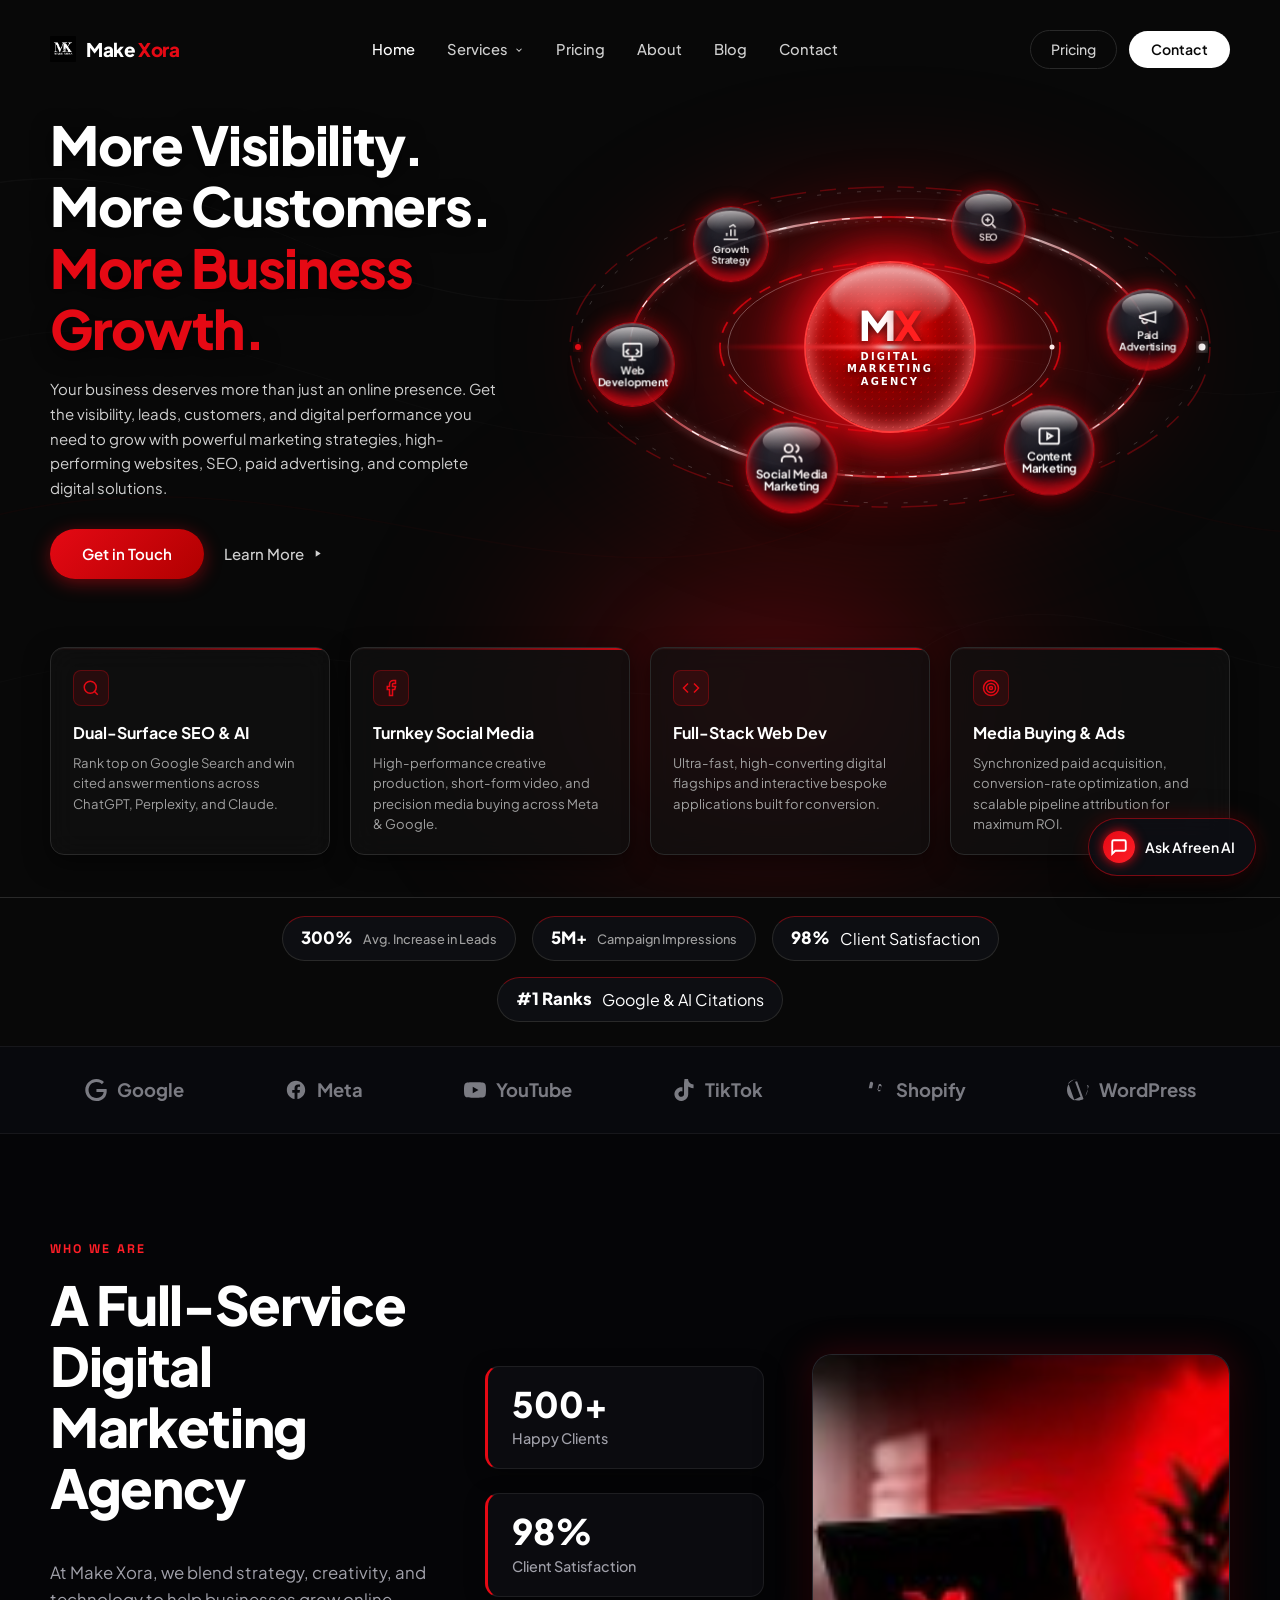
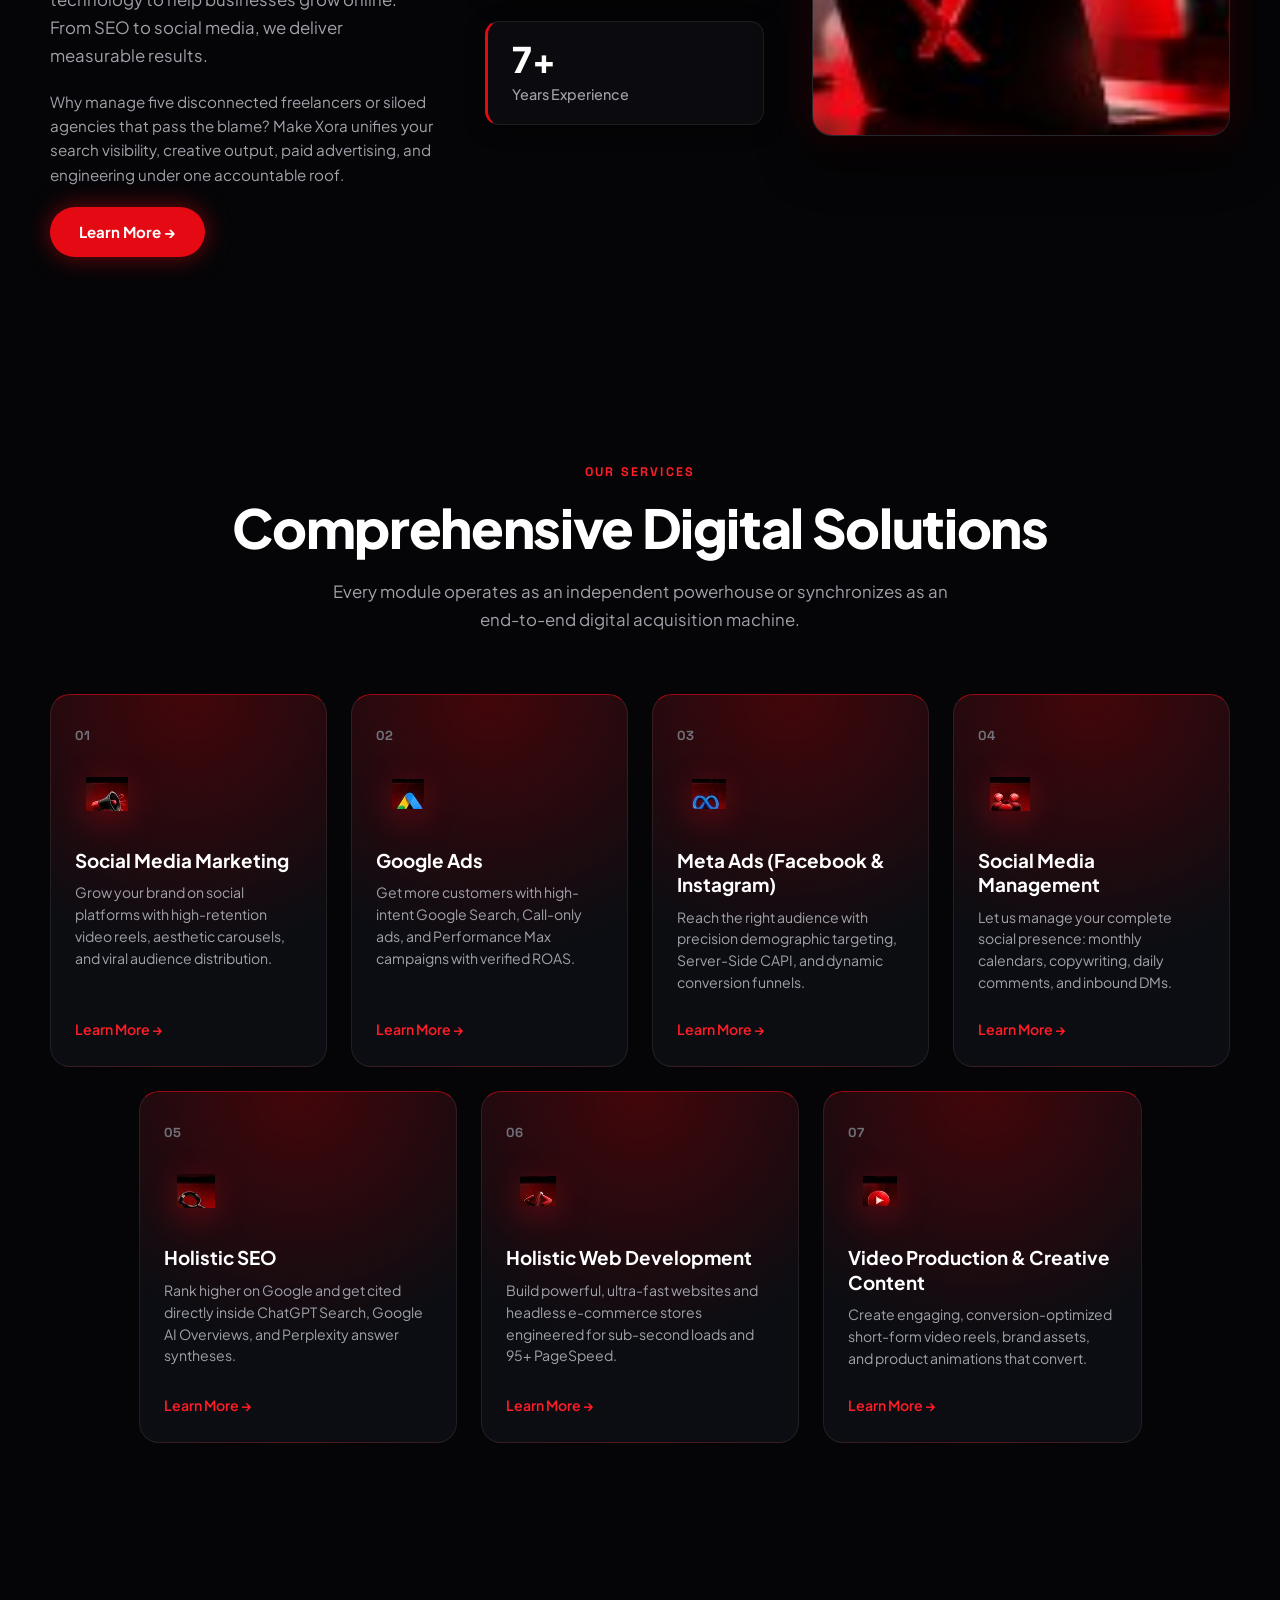
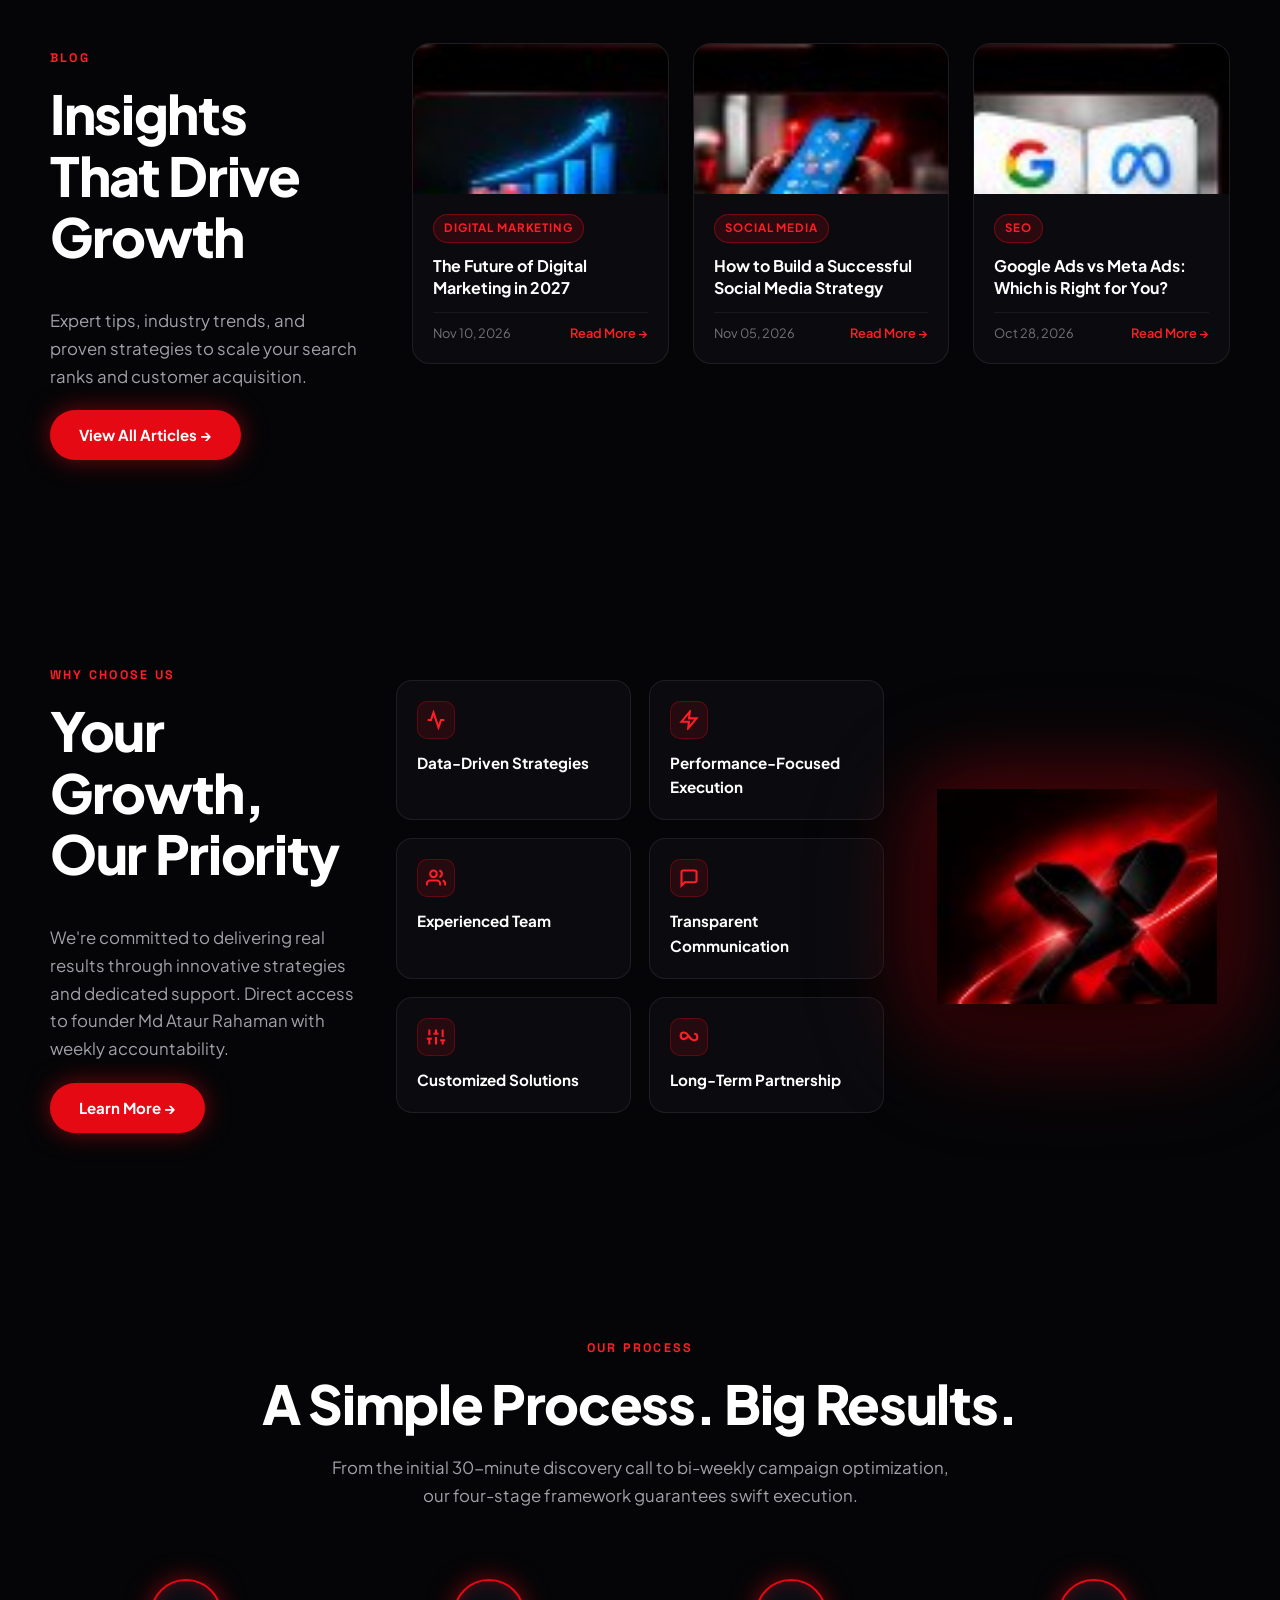
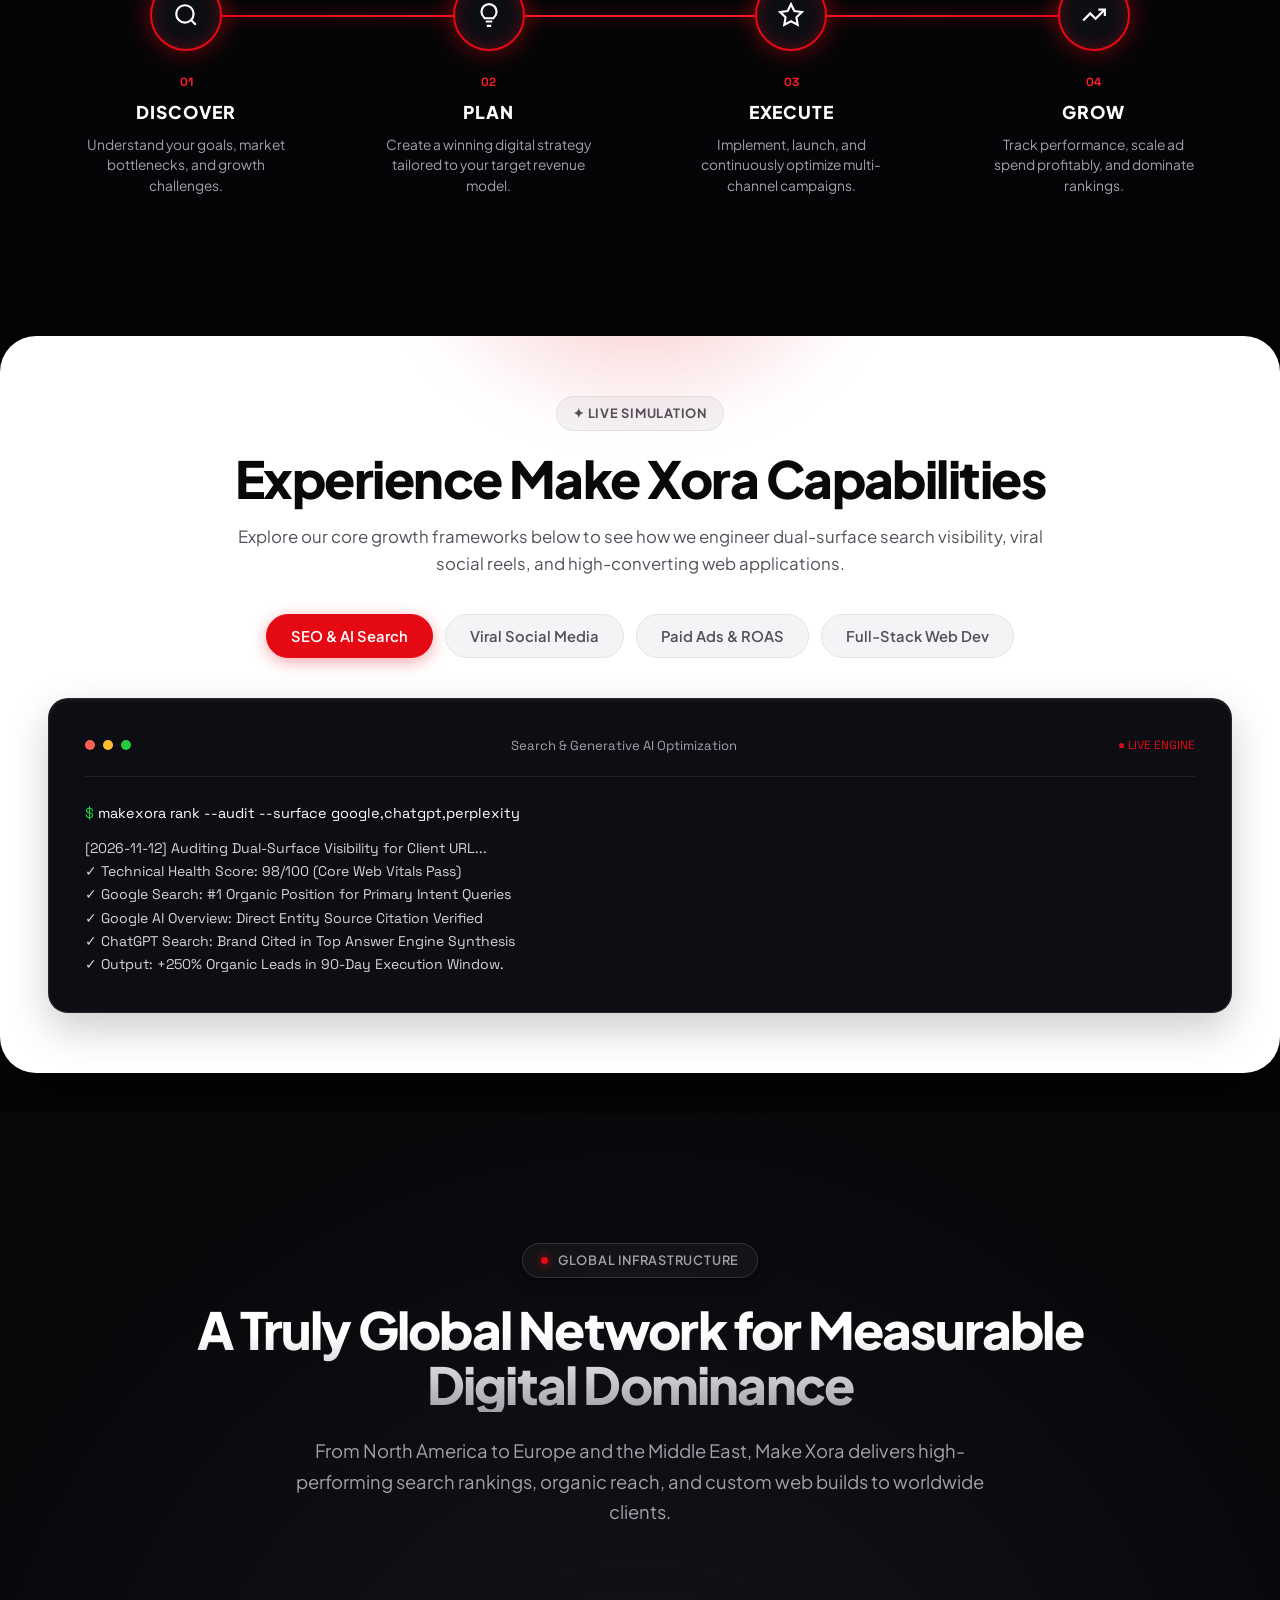
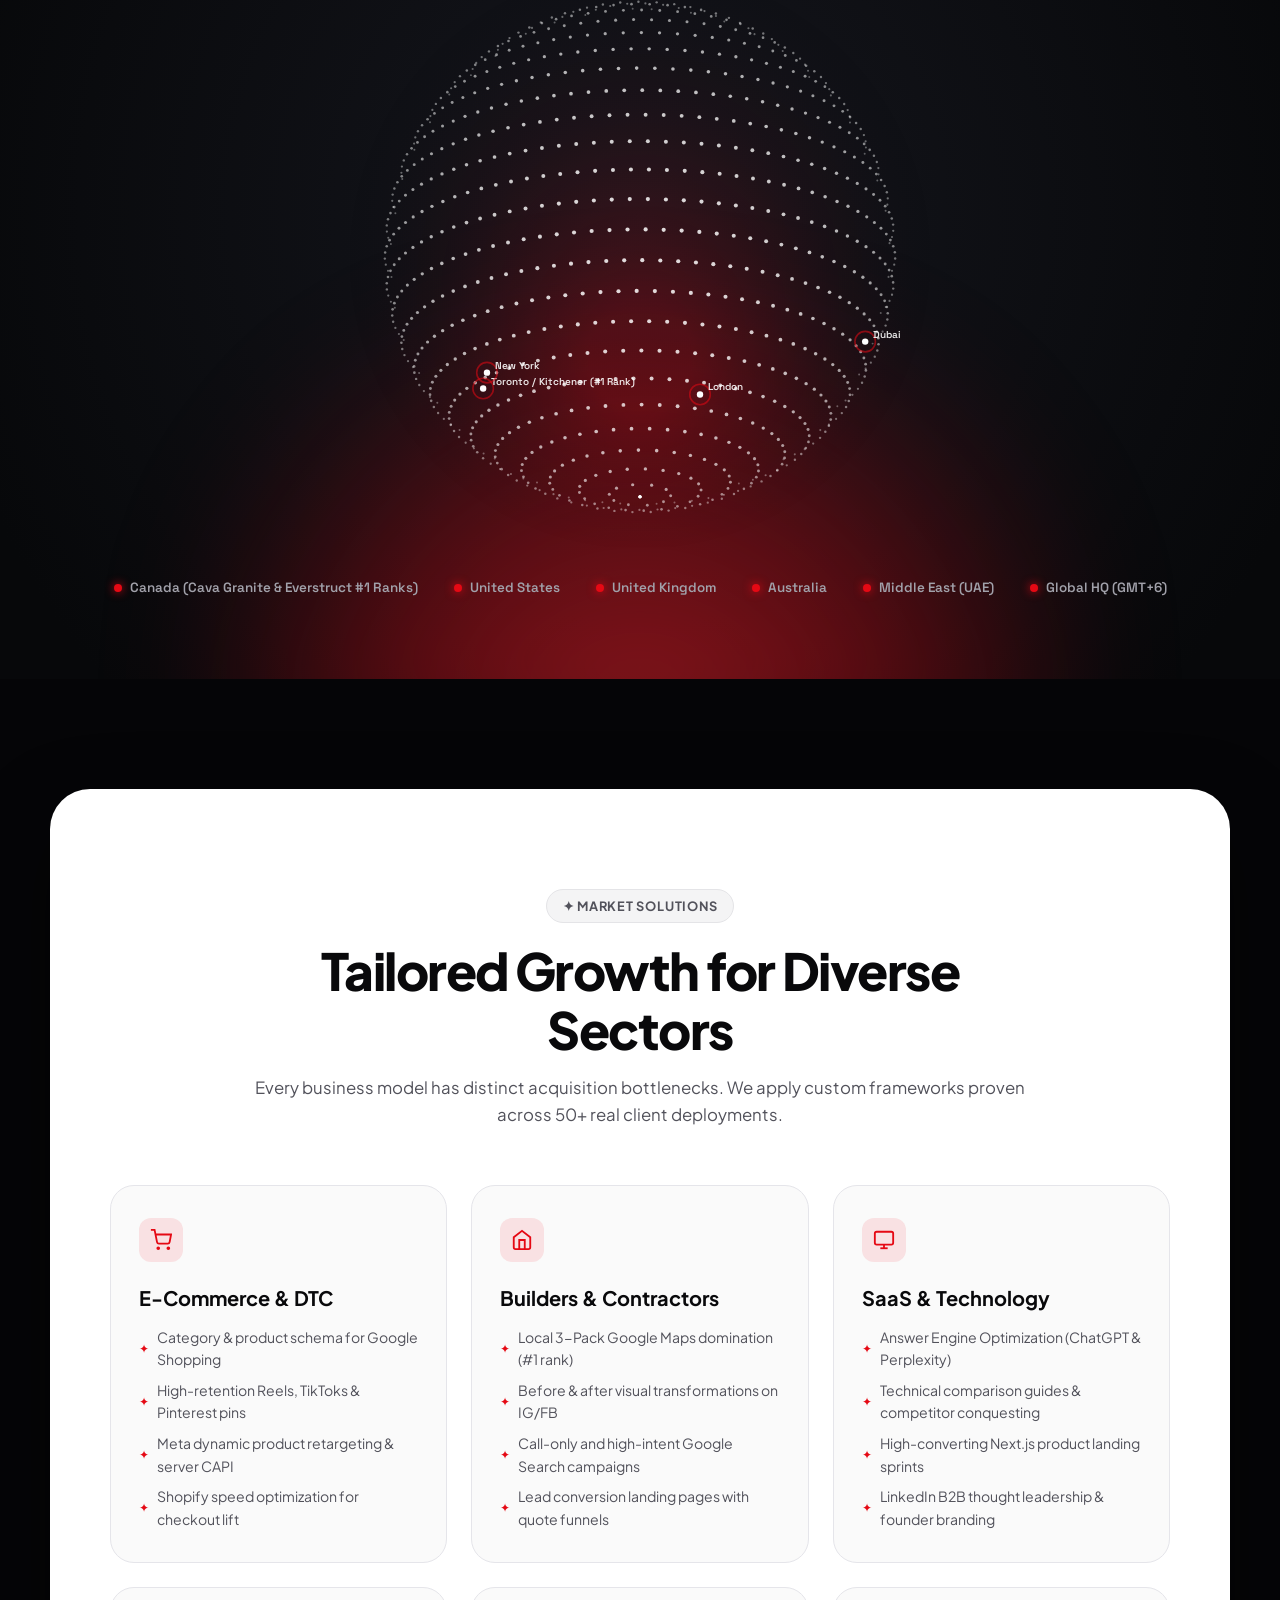
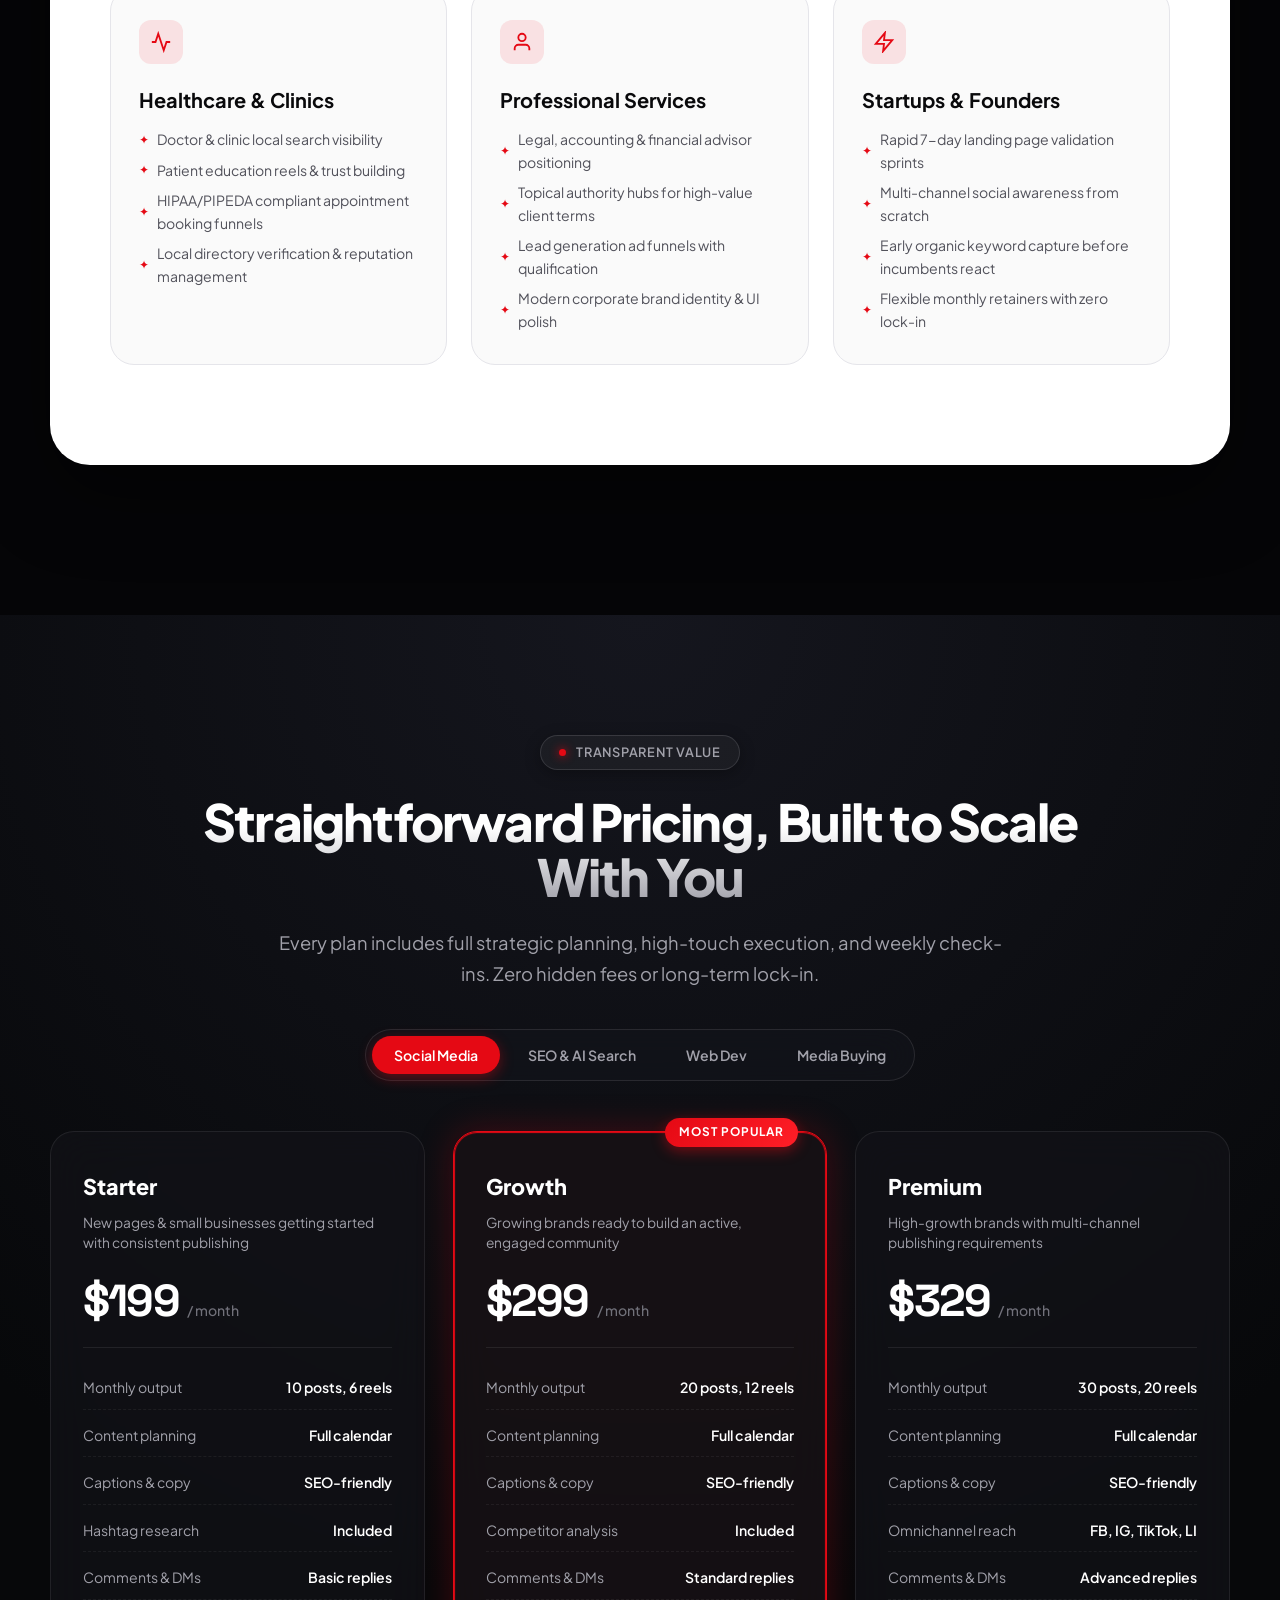
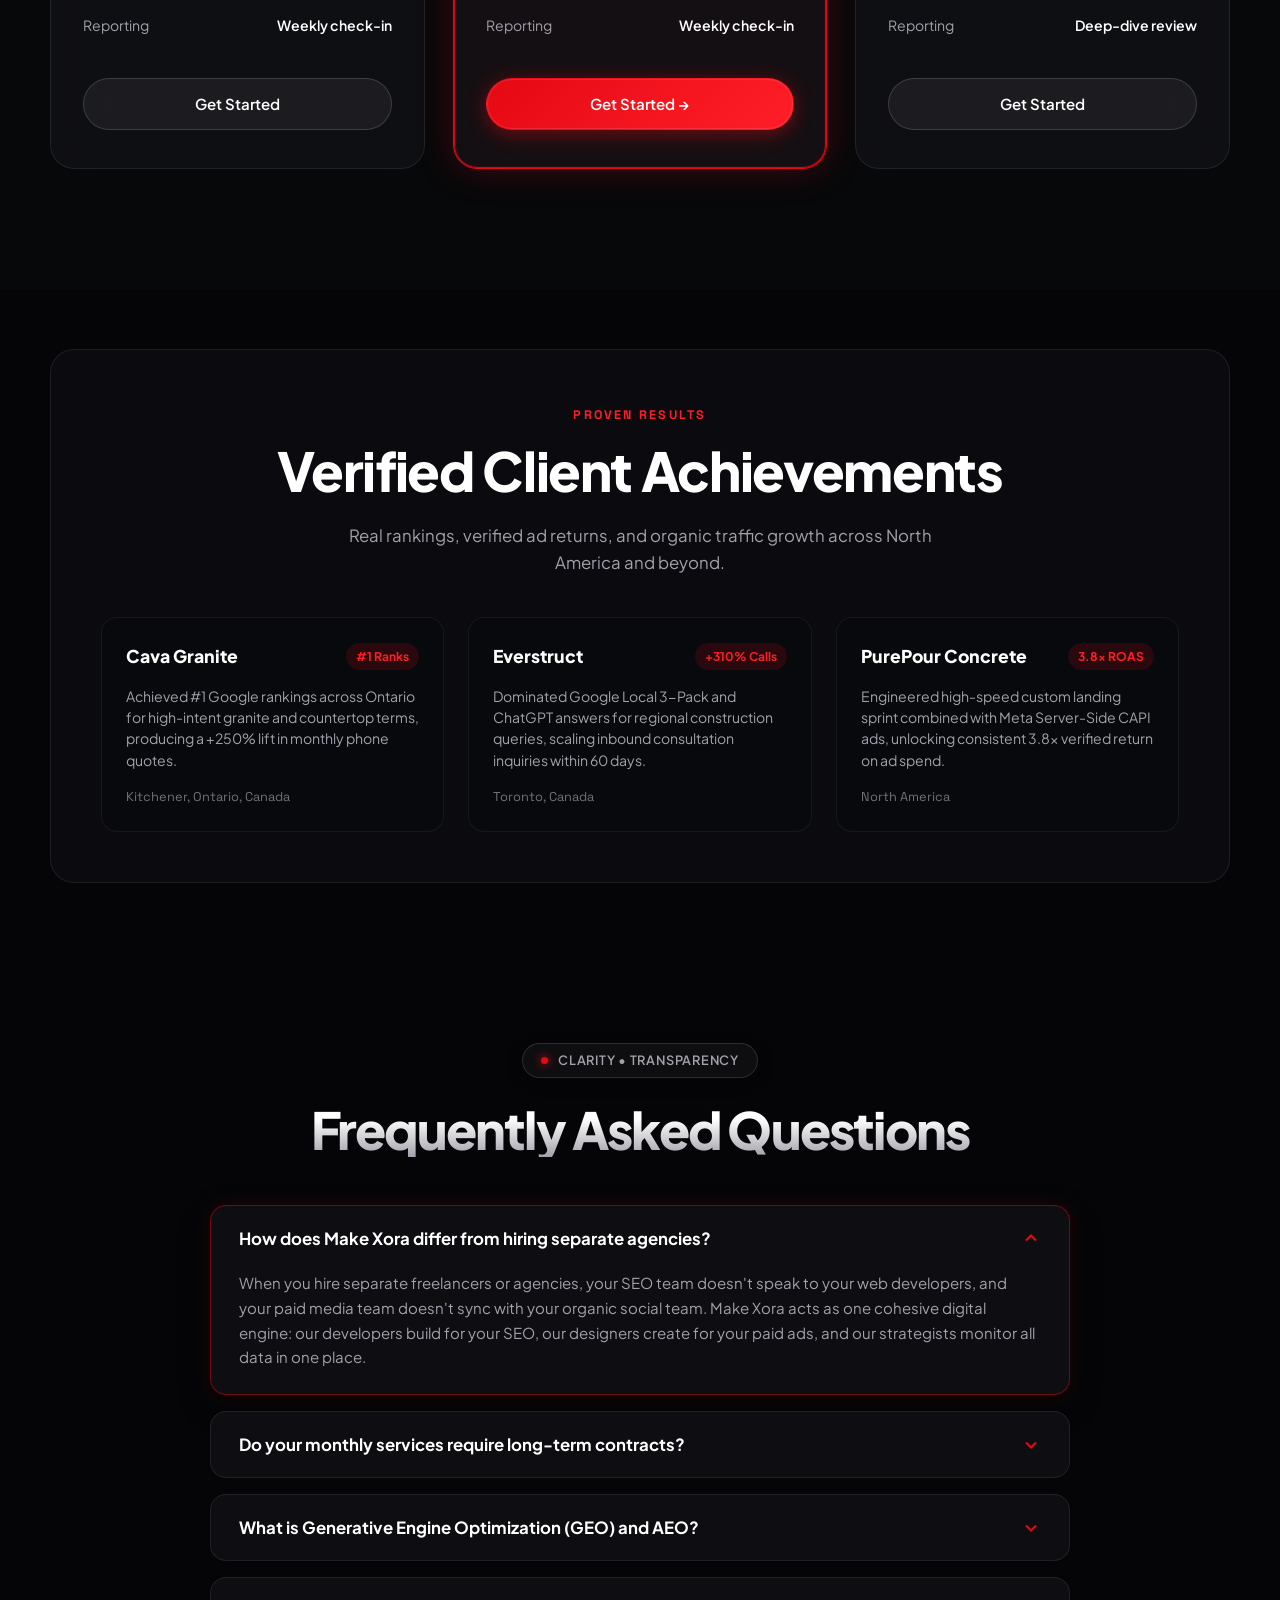
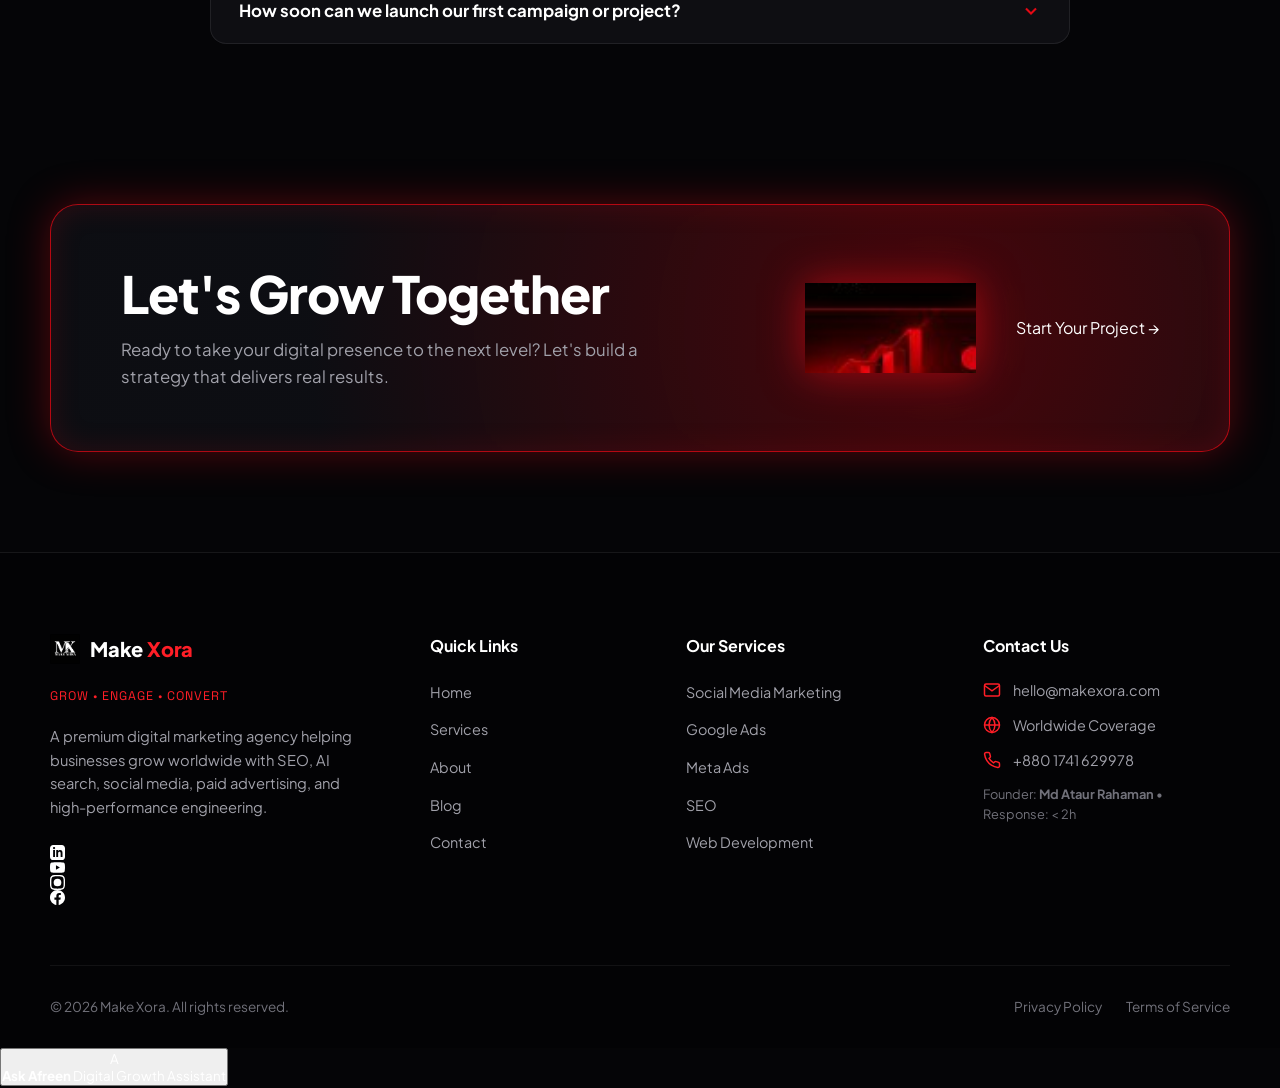
<file: index.html>
<!DOCTYPE html>
<html lang="en">

<head>
  <meta charset="UTF-8">
  <meta name="viewport" content="width=device-width, initial-scale=1.0">
  <title>Make Xora — Digital Marketing Agency | SEO, Social Media, Ads &amp; Web Development</title>
  <meta name="description"
    content="Make Xora is a premier digital marketing agency combining SEO, AI search optimization (GEO/AEO), turnkey social media management, Google &amp; Meta Ads, and full-stack web development.">
  <meta name="keywords"
    content="digital marketing agency, SEO agency, AI search optimization, GEO, AEO, social media management, media buying, Google Ads, Meta Ads, web development, Make Xora">
  <link rel="canonical" href="https://makexora.com/">

  <!-- Open Graph / Meta -->
  <meta property="og:type" content="website">
  <meta property="og:url" content="https://makexora.com/">
  <meta property="og:title" content="Make Xora — Digital Marketing Agency">
  <meta property="og:description"
    content="Your trusted partner for complete digital marketing solutions. SEO, social media, paid media, and engineering.">
  <meta property="og:image" content="assets/brand/makexora-nav-logo.png">

  <!-- Twitter Card -->
  <meta name="twitter:card" content="summary_large_image">
  <meta name="twitter:title" content="Make Xora — Digital Marketing Agency">
  <meta name="twitter:description" content="Your trusted partner for complete digital marketing solutions.">
  <meta name="twitter:image" content="assets/brand/makexora-nav-logo.png">

  <!-- Google Fonts -->
  <link rel="preconnect" href="https://fonts.googleapis.com">
  <link rel="preconnect" href="https://fonts.gstatic.com" crossorigin>
  <link
    href="https://fonts.googleapis.com/css2?family=Plus+Jakarta+Sans:wght@300;400;500;600;700;800;900&family=Space+Grotesk:wght@500;600;700&display=swap"
    rel="stylesheet">

  <!-- Stylesheets -->
  <link rel="stylesheet" href="assets/css/main.css">
  <link rel="stylesheet" href="assets/css/redesign.css?v=3.1.0">

  <!-- Schema.org Structured Data -->
  <script type="application/ld+json">
  {
    "@context": "https://schema.org",
    "@type": "ProfessionalService",
    "name": "Make Xora",
    "url": "https://makexora.com",
    "logo": "https://makexora.com/assets/brand/makexora-nav-logo.png",
    "description": "Premium digital marketing agency providing SEO, AI Search Optimization, Social Media Management, Media Buying, and Full-Stack Web Development.",
    "founder": {
      "@type": "Person",
      "name": "Md Ataur Rahaman"
    },
    "sameAs": [
      "https://facebook.com/makexora",
      "https://instagram.com/makexora",
      "https://pinterest.com/makexora",
      "https://linkedin.com/company/makexora"
    ],
    "areaServed": "Worldwide"
  }
  </script>
<style>
  /* Home Page Navigation Integration */
  body.home-page .ref-navbar-header {
    display: none;
  }
  body.home-page .ref-navbar-header.scrolled {
    display: flex;
  }
</style>
</head>

<body class="home-page">

  <!-- ==========================================================================
       STICKY HEADER NAVIGATION (MATCHING REFERENCE MOCKUP)
       ========================================================================== -->
  <header class="ref-navbar-header">
    <a href="index.html" class="ref-nav-logo-group" aria-label="Make Xora Home">
      <img src="assets/brand/makexora-nav-logo.png" alt="Make Xora Logo" class="ref-nav-logo-img">
      <span class="ref-nav-brand-text">Make <span class="ref-text-red">Xora</span></span>
    </a>

    <nav aria-label="Primary Navigation">
      <ul class="ref-nav-menu-links">
        <li><a href="index.html" class="ref-nav-link active">Home</a></li>
        <li class="ref-nav-item">
          <a href="services.html" class="ref-nav-link">
            Services
            <svg width="12" height="12" viewBox="0 0 24 24" fill="none" stroke="currentColor" stroke-width="2.5">
              <path d="M6 9l6 6 6-6" />
            </svg>
          </a>
          <div class="ref-nav-dropdown">
            <a href="services/seo-ai-search.html" class="ref-dropdown-item">
              <span class="ref-dropdown-icon">
                <svg width="14" height="14" viewBox="0 0 24 24" fill="none" stroke="currentColor" stroke-width="2">
                  <circle cx="11" cy="11" r="8" />
                  <path d="m21 21-4.3-4.3" />
                </svg>
              </span>
              <span>SEO &amp; AI Search</span>
            </a>
            <a href="services/social-media.html" class="ref-dropdown-item">
              <span class="ref-dropdown-icon">
                <svg width="14" height="14" viewBox="0 0 24 24" fill="none" stroke="currentColor" stroke-width="2">
                  <path d="M18 2h-3a5 5 0 0 0-5 5v3H7v4h3v8h4v-8h3l1-4h-4V7a1 1 0 0 1 1-1h3z" />
                </svg>
              </span>
              <span>Social Media Management</span>
            </a>
            <a href="services/paid-advertising.html" class="ref-dropdown-item">
              <span class="ref-dropdown-icon">
                <svg width="14" height="14" viewBox="0 0 24 24" fill="none" stroke="currentColor" stroke-width="2">
                  <path d="M12 2v20M17 5H9.5a3.5 3.5 0 0 0 0 7h5a3.5 3.5 0 0 1 0 7H6" />
                </svg>
              </span>
              <span>Media Buying &amp; Ads</span>
            </a>
            <a href="services/web-development.html" class="ref-dropdown-item">
              <span class="ref-dropdown-icon">
                <svg width="14" height="14" viewBox="0 0 24 24" fill="none" stroke="currentColor" stroke-width="2">
                  <polyline points="16 18 22 12 16 6" />
                  <polyline points="8 6 2 12 8 18" />
                </svg>
              </span>
              <span>Full-Stack Web Dev</span>
            </a>
            <a href="services/content-strategy.html" class="ref-dropdown-item">
              <span class="ref-dropdown-icon">
                <svg width="14" height="14" viewBox="0 0 24 24" fill="none" stroke="currentColor" stroke-width="2">
                  <path d="M14 2H6a2 2 0 0 0-2 2v16a2 2 0 0 0 2 2h12a2 2 0 0 0 2-2V8z" />
                  <polyline points="14 2 14 8 20 8" />
                </svg>
              </span>
              <span>Content &amp; Creative</span>
            </a>
          </div>
        </li>
        <li><a href="pricing.html" class="ref-nav-link">Pricing</a></li>
        <li><a href="about.html" class="ref-nav-link">About</a></li>
        <li><a href="#blog" class="ref-nav-link">Blog</a></li>
        <li><a href="contact.html" class="ref-nav-link">Contact</a></li>
      </ul>
    </nav>

    <div style="display: flex; align-items: center; gap: 16px;">
      <a href="contact.html" class="ref-btn-primary" style="padding: 10px 22px; font-size: 0.9rem;">
        Get Started &rarr;
      </a>
      <button class="ref-mobile-nav-toggle" aria-label="Open mobile navigation">
        <svg width="24" height="24" viewBox="0 0 24 24" fill="none" stroke="currentColor" stroke-width="2">
          <line x1="3" y1="12" x2="21" y2="12" />
          <line x1="3" y1="6" x2="21" y2="6" />
          <line x1="3" y1="18" x2="21" y2="18" />
        </svg>
      </button>
    </div>
  </header>

  <!-- Mobile Drawer -->
  <div class="mobile-drawer" id="mobileDrawer"
    style="position: fixed; top: 0; right: -100%; width: 300px; height: 100vh; background: #0c0d12; border-left: 1px solid rgba(255,255,255,0.1); padding: 32px 24px; z-index: 1001; transition: right 0.35s ease;">
    <div style="display: flex; justify-content: space-between; align-items: center; margin-bottom: 32px;">
      <span style="font-weight: 800; font-size: 1.15rem; color: #fff;">Make <span
          class="ref-text-red">Xora</span></span>
      <button id="drawerClose"
        style="background: none; border: none; color: #fff; font-size: 1.6rem; cursor: pointer;">&times;</button>
    </div>
    <div style="display: flex; flex-direction: column; gap: 18px; font-size: 1rem;">
      <a href="index.html" style="color: #fff; text-decoration: none;">Home</a>
      <a href="services.html" style="color: #a1a1aa; text-decoration: none;">All Services</a>
      <a href="portfolio.html" style="color: #a1a1aa; text-decoration: none;">Case Studies</a>
      <a href="pricing.html" style="color: #a1a1aa; text-decoration: none;">Pricing Plans</a>
      <a href="about.html" style="color: #a1a1aa; text-decoration: none;">About Agency</a>
      <a href="#blog" style="color: #a1a1aa; text-decoration: none;">Blog &amp; Insights</a>
      <a href="contact.html" style="color: #a1a1aa; text-decoration: none;">Contact Us</a>
    </div>
    <div style="margin-top: 40px;">
      <a href="contact.html" class="ref-btn-primary" style="width: 100%;">Get Started &rarr;</a>
    </div>
  </div>

  <main>
    <!-- ==========================================================================
         HERO SECTION (FULL-WIDTH 100% WIDE WITH 4 ANIMATED BOXES IN ONE LINE)
         ========================================================================== -->
    <section class="ref-hero-fullwide">
      <!-- Background Topographic Wireframe Curves -->
      <svg class="ref-hero-contour-svg" viewBox="0 0 1600 800" fill="none" preserveAspectRatio="none">
        <path d="M-100,180 C300,80 500,380 900,220 C1200,100 1450,280 1700,180" stroke="rgba(255,255,255,0.03)" stroke-width="1.5" />
        <path d="M-100,330 C250,200 600,480 950,360 C1250,240 1500,420 1700,320" stroke="rgba(255,255,255,0.02)" stroke-width="1.5" />
        <path d="M-100,480 C350,360 700,580 1050,460 C1300,360 1550,520 1700,460" stroke="rgba(229,9,20,0.04)" stroke-width="1.5" />
        <path d="M-100,630 C400,500 800,700 1150,580 C1350,480 1600,650 1700,580" stroke="rgba(255,255,255,0.018)" stroke-width="1.5" />
      </svg>

      <!-- Right Ambient Red Glow -->
      <div class="ref-hero-ambient-glow"></div>

      <!-- 1. FULL-WIDTH HERO NAVIGATION BAR -->
      <nav class="ref-hero-full-nav" aria-label="Hero Navigation">
        <!-- Brand Logo -->
        <a href="index.html" class="ref-hero-brand" aria-label="Make Xora Home">
          <img src="assets/brand/makexora-nav-logo.png" alt="Make Xora Logo" class="ref-hero-brand-img">
          <span class="ref-hero-brand-name">Make <span>Xora</span></span>
        </a>

        <!-- Center Navigation Links -->
        <ul class="ref-hero-nav-menu">
          <li><a href="index.html" class="ref-hero-nav-link active">Home</a></li>
          <li class="ref-hero-nav-dropdown-wrap">
            <a href="services.html" class="ref-hero-nav-link">
              Services
              <svg width="10" height="10" viewBox="0 0 24 24" fill="none" stroke="currentColor" stroke-width="2.5">
                <path d="M6 9l6 6 6-6" />
              </svg>
            </a>
            <div class="ref-hero-nav-dropdown">
              <a href="services/seo-ai-search.html" class="ref-hero-dropdown-link">SEO &amp; AI Search</a>
              <a href="services/social-media.html" class="ref-hero-dropdown-link">Social Media Management</a>
              <a href="services/paid-advertising.html" class="ref-hero-dropdown-link">Media Buying &amp; Ads</a>
              <a href="services/web-development.html" class="ref-hero-dropdown-link">Full-Stack Web Dev</a>
              <a href="services/content-strategy.html" class="ref-hero-dropdown-link">Content &amp; Creative</a>
            </div>
          </li>
          <li><a href="pricing.html" class="ref-hero-nav-link">Pricing</a></li>
          <li><a href="about.html" class="ref-hero-nav-link">About</a></li>
          <li><a href="#blog" class="ref-hero-nav-link">Blog</a></li>
          <li><a href="contact.html" class="ref-hero-nav-link">Contact</a></li>
        </ul>

        <!-- Right: Two CTA Buttons -->
        <div class="ref-hero-nav-actions">
          <a href="pricing.html" class="ref-hero-nav-btn-outline">Pricing</a>
          <a href="contact.html" class="ref-hero-nav-btn-solid">Contact</a>
          <button class="ref-mobile-nav-toggle" aria-label="Open mobile navigation">
            <svg width="22" height="22" viewBox="0 0 24 24" fill="none" stroke="currentColor" stroke-width="2">
              <line x1="3" y1="12" x2="21" y2="12" />
              <line x1="3" y1="6" x2="21" y2="6" />
              <line x1="3" y1="18" x2="21" y2="18" />
            </svg>
          </button>
        </div>
      </nav>

      <!-- 2. MAIN HERO GRID (LEFT CONTENT + RIGHT 3D VISUAL) -->
      <div class="ref-hero-main-split">
        <!-- Left Column: Headline, Description, CTAs -->
        <div class="ref-hero-left-content">
          <h1 class="ref-hero-title">
            More Visibility. More Customers.<br>
            <span style="color: #E50914;">More Business Growth.</span>
          </h1>

          <p class="ref-hero-desc">
            Your business deserves more than just an online presence. Get the visibility, leads, customers, and digital
            performance you need to grow with powerful marketing strategies, high-performing websites, SEO, paid
            advertising, and complete digital solutions.
          </p>

          <div class="ref-hero-cta-group">
            <a href="contact.html" class="ref-btn-primary-pill">
              Get in Touch
            </a>
            <a href="#services" class="ref-btn-link-arrow">
              <span>Learn More</span>
              <svg width="11" height="11" viewBox="0 0 24 24" fill="currentColor">
                <path d="M8 5v14l11-7z" />
              </svg>
            </a>
          </div>
        </div>

        <!-- Right Column: Animated Solar-System Hero Visual (Make Xora MX System) -->
        <div class="ref-hero-right-visual" aria-label="Make Xora Solar System Animation">
          <div class="solar-system-stage">
            <!-- Ambient Volumetric Red Atmosphere Glow -->
            <div class="solar-ambient-glow"></div>

            <!-- Concentric Orbital Track Rings SVG Layer (Coplanar True Solar System Plane) -->
            <svg class="solar-rings-svg" viewBox="0 0 680 420" fill="none">
              <defs>
                <filter id="solarNeonGlow" x="-30%" y="-30%" width="160%" height="160%">
                  <feGaussianBlur stdDeviation="4" result="blur" />
                  <feMerge>
                    <feMergeNode in="blur" />
                    <feMergeNode in="SourceGraphic" />
                  </feMerge>
                </filter>
                <linearGradient id="solarOrbitGrad" x1="0%" y1="0%" x2="100%" y2="0%">
                  <stop offset="0%" stop-color="#E50914" stop-opacity="0.8" />
                  <stop offset="25%" stop-color="#FFFFFF" stop-opacity="0.9" />
                  <stop offset="50%" stop-color="#E50914" stop-opacity="0.9" />
                  <stop offset="75%" stop-color="#FFFFFF" stop-opacity="0.9" />
                  <stop offset="100%" stop-color="#E50914" stop-opacity="0.8" />
                </linearGradient>
                <linearGradient id="flareGrad" x1="0%" y1="50%" x2="100%" y2="50%">
                  <stop offset="0%" stop-color="#E50914" stop-opacity="0" />
                  <stop offset="35%" stop-color="#E50914" stop-opacity="0.6" />
                  <stop offset="50%" stop-color="#FFFFFF" stop-opacity="0.95" />
                  <stop offset="65%" stop-color="#E50914" stop-opacity="0.6" />
                  <stop offset="100%" stop-color="#E50914" stop-opacity="0" />
                </linearGradient>
              </defs>

              <!-- Anamorphic Center Lens Flare Laser Line -->
              <line x1="80" y1="210" x2="600" y2="210" stroke="url(#flareGrad)" stroke-width="2.5" filter="url(#solarNeonGlow)" />

              <!-- Outer Orbital Track Ring (Coplanar: rx=320, ry=160, center=340,210) -->
              <g class="solar-ring-group-outer">
                <ellipse cx="340" cy="210" rx="320" ry="160" stroke="rgba(229, 9, 20, 0.35)" stroke-width="1.5" stroke-dasharray="16 12 36 14" class="solar-dash-stream-slow" />
                <ellipse cx="340" cy="210" rx="312" ry="156" stroke="rgba(255, 255, 255, 0.18)" stroke-width="1" stroke-dasharray="4 16" />
                <circle cx="652" cy="210" r="3.5" fill="#FFFFFF" filter="url(#solarNeonGlow)" />
                <circle cx="28" cy="210" r="3" fill="#E50914" filter="url(#solarNeonGlow)" />
              </g>

              <!-- PRIMARY PLANET ORBIT TRACK (Coplanar: rx=260, ry=130, center=340,210) -->
              <!-- All 6 service planets are mathematically locked to this exact ellipse -->
              <g class="solar-ring-group-mid">
                <ellipse cx="340" cy="210" rx="260" ry="130" stroke="url(#solarOrbitGrad)" stroke-width="2.2" filter="url(#solarNeonGlow)" opacity="0.85" />
                <ellipse cx="340" cy="210" rx="260" ry="130" stroke="#FFFFFF" stroke-width="1.2" stroke-dasharray="8 24" class="solar-dash-stream-fast" />
                <ellipse cx="340" cy="210" rx="252" ry="126" stroke="rgba(255, 255, 255, 0.15)" stroke-width="1" stroke-dasharray="3 8" />
              </g>

              <!-- Inner Orbital Track Ring (Coplanar: rx=170, ry=85, center=340,210) -->
              <g class="solar-ring-group-inner">
                <ellipse cx="340" cy="210" rx="170" ry="85" stroke="rgba(229, 9, 20, 0.8)" stroke-width="1.8" stroke-dasharray="24 10 12 10" filter="url(#solarNeonGlow)" class="solar-dash-stream-mid" />
                <ellipse cx="340" cy="210" rx="162" ry="81" stroke="rgba(255, 255, 255, 0.3)" stroke-width="1" />
                <circle cx="502" cy="210" r="2.5" fill="#FFFFFF" />
              </g>
            </svg>

            <!-- Central Sun: Make Xora MX Identity (Fixed, Pulsing) -->
            <div class="solar-central-sun">
              <div class="solar-sun-corona"></div>
              <div class="solar-flare-streak"></div>
              <div class="solar-sun-body">
                <div class="solar-sun-matrix-grid"></div>
                <div class="solar-sun-specular"></div>
                <div class="solar-sun-brand">
                  <div class="solar-sun-logo-mx">
                    <span class="mx-m">M</span><span class="mx-x">X</span>
                  </div>
                  <div class="solar-sun-tagline">
                    <span>DIGITAL</span>
                    <span>MARKETING</span>
                    <span>AGENCY</span>
                  </div>
                </div>
              </div>
            </div>

            <!-- Six Orbiting Service Planets (Revolving Clockwise with Upright Labels) -->
            <div class="solar-planets-track">
              <!-- Planet 1: SEO (~12:30 / 1 o'clock) -->
              <div class="solar-planet-orbit-wrapper planet-pos-1">
                <a href="services/seo-ai-search.html" class="solar-planet-node" aria-label="SEO Service">
                  <div class="solar-planet-sphere">
                    <div class="solar-planet-specular"></div>
                    <div class="solar-planet-icon">
                      <svg width="22" height="22" viewBox="0 0 24 24" fill="none" stroke="currentColor" stroke-width="2">
                        <circle cx="11" cy="11" r="7" />
                        <path d="m21 21-4.35-4.35" />
                        <path d="M11 8v6M8 11h6" />
                      </svg>
                    </div>
                    <span class="solar-planet-label">SEO</span>
                  </div>
                </a>
              </div>

              <!-- Planet 2: Paid Advertising (~2:30 o'clock) -->
              <div class="solar-planet-orbit-wrapper planet-pos-2">
                <a href="services/paid-advertising.html" class="solar-planet-node" aria-label="Paid Advertising Service">
                  <div class="solar-planet-sphere">
                    <div class="solar-planet-specular"></div>
                    <div class="solar-planet-icon">
                      <svg width="22" height="22" viewBox="0 0 24 24" fill="none" stroke="currentColor" stroke-width="2">
                        <path d="m3 11 18-5v12L3 13v-2z" />
                        <path d="M11.6 16.8a3 3 0 1 1-5.8-1.6" />
                      </svg>
                    </div>
                    <span class="solar-planet-label">Paid<br>Advertising</span>
                  </div>
                </a>
              </div>

              <!-- Planet 3: Content Marketing (~4:30 o'clock) -->
              <div class="solar-planet-orbit-wrapper planet-pos-3">
                <a href="services/content-strategy.html" class="solar-planet-node" aria-label="Content Marketing Service">
                  <div class="solar-planet-sphere">
                    <div class="solar-planet-specular"></div>
                    <div class="solar-planet-icon">
                      <svg width="22" height="22" viewBox="0 0 24 24" fill="none" stroke="currentColor" stroke-width="2">
                        <rect x="2" y="4" width="20" height="16" rx="2" />
                        <path d="m10 9 5 3-5 3V9z" />
                      </svg>
                    </div>
                    <span class="solar-planet-label">Content<br>Marketing</span>
                  </div>
                </a>
              </div>

              <!-- Planet 4: Social Media Marketing (~6:30 o'clock) -->
              <div class="solar-planet-orbit-wrapper planet-pos-4">
                <a href="services/social-media.html" class="solar-planet-node" aria-label="Social Media Marketing Service">
                  <div class="solar-planet-sphere">
                    <div class="solar-planet-specular"></div>
                    <div class="solar-planet-icon">
                      <svg width="22" height="22" viewBox="0 0 24 24" fill="none" stroke="currentColor" stroke-width="2">
                        <path d="M16 21v-2a4 4 0 0 0-4-4H6a4 4 0 0 0-4 4v2" />
                        <circle cx="9" cy="7" r="4" />
                        <path d="M22 21v-2a4 4 0 0 0-3-3.87" />
                        <path d="M16 3.13a4 4 0 0 1 0 7.75" />
                      </svg>
                    </div>
                    <span class="solar-planet-label">Social Media<br>Marketing</span>
                  </div>
                </a>
              </div>

              <!-- Planet 5: Web Development (~8:30 o'clock) -->
              <div class="solar-planet-orbit-wrapper planet-pos-5">
                <a href="services/web-development.html" class="solar-planet-node" aria-label="Web Development Service">
                  <div class="solar-planet-sphere">
                    <div class="solar-planet-specular"></div>
                    <div class="solar-planet-icon">
                      <svg width="22" height="22" viewBox="0 0 24 24" fill="none" stroke="currentColor" stroke-width="2">
                        <rect x="2" y="3" width="20" height="14" rx="2" />
                        <path d="m8 9-3 3 3 3" />
                        <path d="m16 9 3 3-3 3" />
                        <line x1="8" y1="21" x2="16" y2="21" />
                        <line x1="12" y1="17" x2="12" y2="21" />
                      </svg>
                    </div>
                    <span class="solar-planet-label">Web<br>Development</span>
                  </div>
                </a>
              </div>

              <!-- Planet 6: Growth Strategy (~10:30 o'clock) -->
              <div class="solar-planet-orbit-wrapper planet-pos-6">
                <a href="services.html" class="solar-planet-node" aria-label="Growth Strategy Service">
                  <div class="solar-planet-sphere">
                    <div class="solar-planet-specular"></div>
                    <div class="solar-planet-icon">
                      <svg width="22" height="22" viewBox="0 0 24 24" fill="none" stroke="currentColor" stroke-width="2">
                        <path d="M3 20h18M7 16v-4m5 4V8m5 8v-8m-7-3 5-3 3 3" />
                      </svg>
                    </div>
                    <span class="solar-planet-label">Growth<br>Strategy</span>
                  </div>
                </a>
              </div>
            </div>
          </div>
        </div>
      </div>

      <!-- 3. ALL 4 CONTENTS VISIBLE AT ONE LINE IN ANIMATED BOXES -->
      <div class="ref-hero-animated-boxes-row">
        <!-- Box 1 -->
        <a href="services/seo-ai-search.html" class="ref-anim-box ref-anim-box-1">
          <div class="ref-box-neon-bar"></div>
          <div class="ref-box-icon-wrap">
            <svg width="18" height="18" viewBox="0 0 24 24" fill="none" stroke="currentColor" stroke-width="2">
              <circle cx="11" cy="11" r="8" />
              <path d="m21 21-4.3-4.3" />
            </svg>
          </div>
          <h4 class="ref-box-title">Dual-Surface SEO &amp; AI</h4>
          <p class="ref-box-desc">Rank top on Google Search and win cited answer mentions across ChatGPT, Perplexity, and Claude.</p>
        </a>

        <!-- Box 2 -->
        <a href="services/social-media.html" class="ref-anim-box ref-anim-box-2">
          <div class="ref-box-neon-bar"></div>
          <div class="ref-box-icon-wrap">
            <svg width="18" height="18" viewBox="0 0 24 24" fill="none" stroke="currentColor" stroke-width="2">
              <path d="M18 2h-3a5 5 0 0 0-5 5v3H7v4h3v8h4v-8h3l1-4h-4V7a1 1 0 0 1 1-1h3z" />
            </svg>
          </div>
          <h4 class="ref-box-title">Turnkey Social Media</h4>
          <p class="ref-box-desc">High-performance creative production, short-form video, and precision media buying across Meta &amp; Google.</p>
        </a>

        <!-- Box 3 -->
        <a href="services/web-development.html" class="ref-anim-box ref-anim-box-3">
          <div class="ref-box-neon-bar"></div>
          <div class="ref-box-icon-wrap">
            <svg width="18" height="18" viewBox="0 0 24 24" fill="none" stroke="currentColor" stroke-width="2">
              <polyline points="16 18 22 12 16 6" />
              <polyline points="8 6 2 12 8 18" />
            </svg>
          </div>
          <h4 class="ref-box-title">Full-Stack Web Dev</h4>
          <p class="ref-box-desc">Ultra-fast, high-converting digital flagships and interactive bespoke applications built for conversion.</p>
        </a>

        <!-- Box 4 -->
        <a href="services/paid-advertising.html" class="ref-anim-box ref-anim-box-4">
          <div class="ref-box-neon-bar"></div>
          <div class="ref-box-icon-wrap">
            <svg width="18" height="18" viewBox="0 0 24 24" fill="none" stroke="currentColor" stroke-width="2">
              <circle cx="12" cy="12" r="10" />
              <circle cx="12" cy="12" r="6" />
              <circle cx="12" cy="12" r="2" />
            </svg>
          </div>
          <h4 class="ref-box-title">Media Buying &amp; Ads</h4>
          <p class="ref-box-desc">Synchronized paid acquisition, conversion-rate optimization, and scalable pipeline attribution for maximum ROI.</p>
        </a>
      </div>
    </section>

    <!-- Trust Stats Bar (Preserving All Performance Points Directly Beneath Hero) -->
    <div class="ref-trust-strip-container">
      <div class="ref-trust-strip">
        <div class="ref-trust-badge">
          <span class="ref-trust-stat-num">300%</span>
          <span class="ref-trust-stat-lbl">Avg. Increase in Leads</span>
        </div>
        <div class="ref-trust-badge">
          <span class="ref-trust-stat-num">5M+</span>
          <span class="ref-trust-stat-lbl">Campaign Impressions</span>
        </div>
        <div class="ref-trust-badge">
          <span class="ref-trust-stat-num">98%</span>
          <span class="ref-trust-lbl">Client Satisfaction</span>
        </div>
        <div class="ref-trust-badge">
          <span class="ref-trust-stat-num">#1 Ranks</span>
          <span class="ref-trust-lbl">Google &amp; AI Citations</span>
        </div>
      </div>
    </div>

    <!-- ==========================================================================
         PLATFORM LOGOS STRIP (MATCHING REFERENCE MOCKUP)
         Google, Meta, YouTube, TikTok, Shopify, WordPress
         ========================================================================== -->
    <section class="ref-platforms-strip" aria-label="Supported Platforms">
      <div class="ref-platform-logo">
        <svg width="22" height="22" viewBox="0 0 24 24">
          <path
            d="M12.48 10.92v3.28h7.84c-.24 1.84-.853 3.187-1.787 4.133-1.147 1.147-2.933 2.4-6.053 2.4-4.827 0-8.6-3.893-8.6-8.72s3.773-8.72 8.6-8.72c2.6 0 4.507 1.027 5.907 2.347l2.307-2.307C18.747 1.44 16.133 0 12.48 0 5.867 0 .307 5.387.307 12s5.56 12 12.173 12c3.573 0 6.267-1.173 8.373-3.36 2.16-2.16 2.84-5.213 2.84-7.667 0-.76-.053-1.467-.173-2.053H12.48z" />
        </svg>
        <span>Google</span>
      </div>
      <div class="ref-platform-logo">
        <svg width="24" height="24" viewBox="0 0 24 24">
          <path
            d="M12 2C6.477 2 2 6.477 2 12c0 4.991 3.657 9.128 8.438 9.879V14.89h-2.54V12h2.54V9.797c0-2.506 1.492-3.89 3.777-3.89 1.094 0 2.238.195 2.238.195v2.46h-1.26c-1.243 0-1.63.771-1.63 1.562V12h2.773l-.443 2.89h-2.33v6.989C18.343 21.129 22 16.99 22 12c0-5.523-4.477-10-10-10z" />
        </svg>
        <span>Meta</span>
      </div>
      <div class="ref-platform-logo">
        <svg width="24" height="24" viewBox="0 0 24 24">
          <path
            d="M23.498 6.186a3.016 3.016 0 0 0-2.122-2.136C19.505 3.545 12 3.545 12 3.545s-7.505 0-9.377.505A3.017 3.017 0 0 0 .502 6.186C0 8.07 0 12 0 12s0 3.93.502 5.814a3.016 3.016 0 0 0 2.122 2.136c1.871.505 9.376.505 9.376.505s7.505 0 9.377-.505a3.015 3.015 0 0 0 2.122-2.136C24 15.93 24 12 24 12s0-3.93-.502-5.814zM9.545 15.568V8.432L15.818 12l-6.273 3.568z" />
        </svg>
        <span>YouTube</span>
      </div>
      <div class="ref-platform-logo">
        <svg width="22" height="22" viewBox="0 0 24 24">
          <path
            d="M12.53.02C13.84 0 15.14.01 16.44 0c.08 1.53.63 3.09 1.75 4.17 1.12 1.11 2.7 1.62 4.24 1.79v4.03c-1.44-.05-2.89-.35-4.2-.97-.57-.26-1.1-.59-1.62-.93-.01 2.92.01 5.84-.02 8.75-.08 1.4-.54 2.79-1.35 3.94-1.31 1.92-3.58 3.17-5.91 3.21-1.43.08-2.86-.31-4.08-1.03-2.02-1.19-3.44-3.37-3.65-5.71-.02-.5-.03-1-.01-1.49.18-1.9 1.12-3.72 2.58-4.96 1.66-1.44 3.98-2.13 6.15-1.72.02 1.48-.04 2.96-.04 4.44-.99-.32-2.15-.23-3.02.37-.63.41-1.11 1.04-1.27 1.76-.23.99.04 2.09.7 2.81.65.73 1.63 1.1 2.58 1.02.83-.04 1.63-.44 2.13-1.1.41-.53.61-1.2.62-1.87.03-3.95.01-7.9.02-11.85z" />
        </svg>
        <span>TikTok</span>
      </div>
      <div class="ref-platform-logo">
        <svg width="22" height="22" viewBox="0 0 24 24">
          <path
            d="M18.8 6.5c-.1-.7-.7-1.1-1.3-1.1h-.2c-.3 0-.6.1-.8.3-.3.2-.5.5-.6.9l-1.3 5.4h3.6l.6-2.6.4-1.8c.1-.4.1-.7-.4-1.1zm-3.6 6.8l1.1-4.6c.1-.5.3-.8.6-1 .2-.1.5-.2.8-.2.5 0 .9.3 1 .8.1.3.1.6 0 .9l-.4 1.6-.6 2.5h-2.5zm-5.7-9.4c-.2-.6-.7-.9-1.3-.9h-.3c-.3 0-.6.1-.8.3-.3.2-.5.5-.6.9L5.2 10h3.6l.7-2.9.4-1.7c.1-.5.1-.9-.4-1.5z" />
        </svg>
        <span>Shopify</span>
      </div>
      <div class="ref-platform-logo">
        <svg width="22" height="22" viewBox="0 0 24 24">
          <path
            d="M12 0C5.37 0 0 5.37 0 12c0 5.31 3.435 9.795 8.205 11.385l-6.195-17.1c-.24-.66-.42-1.32-.42-1.935 0-.015 0-.03.015-.045C3.765 1.785 7.62 0 12 0zm10.38 8.04c.18.915.285 1.86.285 2.835 0 2.85-.975 5.505-2.61 7.62l3.435-9.9c.075-.24.12-.465.12-.675 0-.255-.06-.465-.18-.63-.33-.51-.9-.75-1.695-.75h-.06c.24.495.495 1.005.705 1.5zm-14.73 14.7c1.32.42 2.73.66 4.185.66 2.25 0 4.365-.585 6.195-1.62l-7.05-19.41c-.57.345-1.29.54-2.1.54h-.135l5.985 16.515-7.08 3.315z" />
        </svg>
        <span>WordPress</span>
      </div>
    </section>

    <!-- ==========================================================================
         ABOUT / "WHO WE ARE" (MATCHING REFERENCE MOCKUP)
         Left: Agency Description + CTA | Middle: Stacked Stats | Right: Dark Office Laptop Visual
         ========================================================================== -->
    <section class="ref-about-section" id="who-we-are">
      <div class="ref-about-grid">
        <!-- Left Text Column -->
        <div class="ref-about-text-col">
          <div>
            <span class="ref-eyebrow">Who We Are</span>
            <h2 class="ref-heading">
              A Full-Service Digital Marketing Agency
            </h2>
          </div>
          <p class="ref-subheading">
            At Make Xora, we blend strategy, creativity, and technology to help businesses grow online. From SEO to
            social media, we deliver measurable results.
          </p>
          <p style="font-size: 0.95rem; line-height: 1.6; color: var(--text-dim);">
            Why manage five disconnected freelancers or siloed agencies that pass the blame? Make Xora unifies your
            search visibility, creative output, paid advertising, and engineering under one accountable roof.
          </p>
          <div>
            <a href="about.html" class="ref-btn-primary">
              Learn More &rarr;
            </a>
          </div>
        </div>

        <!-- Middle Stacked Stats Column -->
        <div class="ref-stats-col">
          <div class="ref-stat-box">
            <div class="ref-stat-num">500+</div>
            <div class="ref-stat-label">Happy Clients</div>
          </div>
          <div class="ref-stat-box">
            <div class="ref-stat-num">98%</div>
            <div class="ref-stat-label">Client Satisfaction</div>
          </div>
          <div class="ref-stat-box">
            <div class="ref-stat-num">7+</div>
            <div class="ref-stat-label">Years Experience</div>
          </div>
        </div>

        <!-- Right Visual Column (Dark room with laptop displaying glowing red X) -->
        <div class="ref-about-visual-frame">
          <img src="assets/images/mockup/about-laptop.png" alt="Make Xora High-End Tech Workspace"
            class="ref-about-visual-img">
        </div>
      </div>
    </section>

    <!-- ==========================================================================
         OUR SERVICES SECTION (7 CARDS - MATCHING REFERENCE MOCKUP)
         Top Row: 4 Cards | Bottom Row: 3 Cards Centered
         01 Social Media | 02 Google Ads | 03 Meta Ads | 04 Social Media Management
         05 Holistic SEO | 06 Holistic Web Dev | 07 Video Production & Creative
         ========================================================================== -->
    <section class="ref-services-section" id="services">
      <div class="ref-services-header">
        <span class="ref-eyebrow">Our Services</span>
        <h2 class="ref-heading">
          Comprehensive Digital Solutions
        </h2>
        <p class="ref-subheading" style="margin: 0 auto;">
          Every module operates as an independent powerhouse or synchronizes as an end-to-end digital acquisition
          machine.
        </p>
      </div>

      <!-- Top Row: 4 Cards -->
      <div class="ref-services-grid-top">
        <!-- Card 01: Social Media Marketing -->
        <a href="services/social-media.html" class="ref-service-card">
          <div class="ref-service-number">01</div>
          <div class="ref-service-icon-box">
            <img src="assets/images/mockup/service-megaphone.png" alt="Social Media Marketing Icon"
              class="ref-service-icon-img">
          </div>
          <h3 class="ref-service-title">Social Media Marketing</h3>
          <p class="ref-service-desc">Grow your brand on social platforms with high-retention video reels, aesthetic
            carousels, and viral audience distribution.</p>
          <span class="ref-service-link">Learn More &rarr;</span>
        </a>

        <!-- Card 02: Google Ads -->
        <a href="services/paid-advertising.html" class="ref-service-card">
          <div class="ref-service-number">02</div>
          <div class="ref-service-icon-box">
            <img src="assets/images/mockup/service-gads.png" alt="Google Ads Icon" class="ref-service-icon-img">
          </div>
          <h3 class="ref-service-title">Google Ads</h3>
          <p class="ref-service-desc">Get more customers with high-intent Google Search, Call-only ads, and Performance
            Max campaigns with verified ROAS.</p>
          <span class="ref-service-link">Learn More &rarr;</span>
        </a>

        <!-- Card 03: Meta Ads -->
        <a href="services/paid-advertising.html" class="ref-service-card">
          <div class="ref-service-number">03</div>
          <div class="ref-service-icon-box">
            <img src="assets/images/mockup/service-meta.png" alt="Meta Ads Icon" class="ref-service-icon-img">
          </div>
          <h3 class="ref-service-title">Meta Ads (Facebook &amp; Instagram)</h3>
          <p class="ref-service-desc">Reach the right audience with precision demographic targeting, Server-Side CAPI,
            and dynamic conversion funnels.</p>
          <span class="ref-service-link">Learn More &rarr;</span>
        </a>

        <!-- Card 04: Social Media Management -->
        <a href="services/social-media.html" class="ref-service-card">
          <div class="ref-service-number">04</div>
          <div class="ref-service-icon-box">
            <img src="assets/images/mockup/service-social.png" alt="Social Media Management Icon"
              class="ref-service-icon-img">
          </div>
          <h3 class="ref-service-title">Social Media Management</h3>
          <p class="ref-service-desc">Let us manage your complete social presence: monthly calendars, copywriting, daily
            comments, and inbound DMs.</p>
          <span class="ref-service-link">Learn More &rarr;</span>
        </a>
      </div>

      <!-- Bottom Row: 3 Cards Centered -->
      <div class="ref-services-grid-bottom">
        <!-- Card 05: Holistic SEO -->
        <a href="services/seo-ai-search.html" class="ref-service-card">
          <div class="ref-service-number">05</div>
          <div class="ref-service-icon-box">
            <img src="assets/images/mockup/service-seo.png" alt="Holistic SEO Icon" class="ref-service-icon-img">
          </div>
          <h3 class="ref-service-title">Holistic SEO</h3>
          <p class="ref-service-desc">Rank higher on Google and get cited directly inside ChatGPT Search, Google AI
            Overviews, and Perplexity answer syntheses.</p>
          <span class="ref-service-link">Learn More &rarr;</span>
        </a>

        <!-- Card 06: Holistic Web Development -->
        <a href="services/web-development.html" class="ref-service-card">
          <div class="ref-service-number">06</div>
          <div class="ref-service-icon-box">
            <img src="assets/images/mockup/service-code.png" alt="Web Development Icon" class="ref-service-icon-img">
          </div>
          <h3 class="ref-service-title">Holistic Web Development</h3>
          <p class="ref-service-desc">Build powerful, ultra-fast websites and headless e-commerce stores engineered for
            sub-second loads and 95+ PageSpeed.</p>
          <span class="ref-service-link">Learn More &rarr;</span>
        </a>

        <!-- Card 07: Video Production & Creative Content -->
        <a href="services/content-strategy.html" class="ref-service-card">
          <div class="ref-service-number">07</div>
          <div class="ref-service-icon-box">
            <img src="assets/images/mockup/service-video.png" alt="Video Production Icon" class="ref-service-icon-img">
          </div>
          <h3 class="ref-service-title">Video Production &amp; Creative Content</h3>
          <p class="ref-service-desc">Create engaging, conversion-optimized short-form video reels, brand assets, and
            product animations that convert.</p>
          <span class="ref-service-link">Learn More &rarr;</span>
        </a>
      </div>
    </section>

    <!-- ==========================================================================
         BLOG / INSIGHTS THAT DRIVE GROWTH (MATCHING REFERENCE MOCKUP)
         Left: Title + "View All Articles →" | Right: 3 Blog Cards with Thumbnails
         ========================================================================== -->
    <section class="ref-blog-section" id="blog">
      <div class="ref-blog-layout">
        <!-- Left Header Column -->
        <div class="ref-blog-header-col">
          <div>
            <span class="ref-eyebrow">Blog</span>
            <h2 class="ref-heading">
              Insights That Drive Growth
            </h2>
          </div>
          <p class="ref-subheading">
            Expert tips, industry trends, and proven strategies to scale your search ranks and customer acquisition.
          </p>
          <div>
            <a href="portfolio.html" class="ref-btn-primary">
              View All Articles &rarr;
            </a>
          </div>
        </div>

        <!-- Right 3 Blog Cards -->
        <div class="ref-blog-cards-grid">
          <!-- Blog Card 1 -->
          <a href="services/seo-ai-search.html" class="ref-blog-card">
            <div class="ref-blog-thumb">
              <img src="assets/images/mockup/blog-1.png" alt="The Future of Digital Marketing in 2027"
                class="ref-blog-thumb-img">
            </div>
            <div class="ref-blog-content">
              <span class="ref-blog-tag">Digital Marketing</span>
              <h3 class="ref-blog-title">The Future of Digital Marketing in 2027</h3>
              <div class="ref-blog-meta-footer">
                <span>Nov 10, 2026</span>
                <span class="ref-blog-readlink">Read More &rarr;</span>
              </div>
            </div>
          </a>

          <!-- Blog Card 2 -->
          <a href="services/social-media.html" class="ref-blog-card">
            <div class="ref-blog-thumb">
              <img src="assets/images/mockup/blog-2.png" alt="How to Build a Successful Social Media Strategy"
                class="ref-blog-thumb-img">
            </div>
            <div class="ref-blog-content">
              <span class="ref-blog-tag">Social Media</span>
              <h3 class="ref-blog-title">How to Build a Successful Social Media Strategy</h3>
              <div class="ref-blog-meta-footer">
                <span>Nov 05, 2026</span>
                <span class="ref-blog-readlink">Read More &rarr;</span>
              </div>
            </div>
          </a>

          <!-- Blog Card 3 -->
          <a href="services/paid-advertising.html" class="ref-blog-card">
            <div class="ref-blog-thumb">
              <img src="assets/images/mockup/blog-3.png" alt="Google Ads vs Meta Ads: Which is Right for You?"
                class="ref-blog-thumb-img">
            </div>
            <div class="ref-blog-content">
              <span class="ref-blog-tag">SEO</span>
              <h3 class="ref-blog-title">Google Ads vs Meta Ads: Which is Right for You?</h3>
              <div class="ref-blog-meta-footer">
                <span>Oct 28, 2026</span>
                <span class="ref-blog-readlink">Read More &rarr;</span>
              </div>
            </div>
          </a>
        </div>
      </div>
    </section>

    <!-- ==========================================================================
         WHY CHOOSE US (MATCHING REFERENCE MOCKUP)
         Left: Title & CTA | Middle: 6 Feature Cards (2x3) | Right: 3D X with Dual Orbital Rings
         ========================================================================== -->
    <section class="ref-why-section" id="why-choose-us">
      <div class="ref-why-grid">
        <!-- Left Column -->
        <div class="ref-why-left-col">
          <div>
            <span class="ref-eyebrow">Why Choose Us</span>
            <h2 class="ref-heading">
              Your Growth, Our Priority
            </h2>
          </div>
          <p class="ref-subheading">
            We're committed to delivering real results through innovative strategies and dedicated support. Direct
            access to founder Md Ataur Rahaman with weekly accountability.
          </p>
          <div>
            <a href="about.html" class="ref-btn-primary">
              Learn More &rarr;
            </a>
          </div>
        </div>

        <!-- Middle 6 Feature Cards (2x3) -->
        <div class="ref-features-grid">
          <div class="ref-feature-item">
            <div class="ref-feature-icon-box">
              <svg width="20" height="20" viewBox="0 0 24 24" fill="none" stroke="currentColor" stroke-width="2.5">
                <polyline points="22 12 18 12 15 21 9 3 6 12 2 12" />
              </svg>
            </div>
            <div class="ref-feature-name">Data-Driven Strategies</div>
          </div>

          <div class="ref-feature-item">
            <div class="ref-feature-icon-box">
              <svg width="20" height="20" viewBox="0 0 24 24" fill="none" stroke="currentColor" stroke-width="2.5">
                <polygon points="13 2 3 14 12 14 11 22 21 10 12 10 13 2" />
              </svg>
            </div>
            <div class="ref-feature-name">Performance-Focused Execution</div>
          </div>

          <div class="ref-feature-item">
            <div class="ref-feature-icon-box">
              <svg width="20" height="20" viewBox="0 0 24 24" fill="none" stroke="currentColor" stroke-width="2.5">
                <path d="M17 21v-2a4 4 0 0 0-4-4H5a4 4 0 0 0-4 4v2" />
                <circle cx="9" cy="7" r="4" />
                <path d="M23 21v-2a4 4 0 0 0-3-3.87" />
                <path d="M16 3.13a4 4 0 0 1 0 7.75" />
              </svg>
            </div>
            <div class="ref-feature-name">Experienced Team</div>
          </div>

          <div class="ref-feature-item">
            <div class="ref-feature-icon-box">
              <svg width="20" height="20" viewBox="0 0 24 24" fill="none" stroke="currentColor" stroke-width="2.5">
                <path d="M21 15a2 2 0 0 1-2 2H7l-4 4V5a2 2 0 0 1 2-2h14a2 2 0 0 1 2 2z" />
              </svg>
            </div>
            <div class="ref-feature-name">Transparent Communication</div>
          </div>

          <div class="ref-feature-item">
            <div class="ref-feature-icon-box">
              <svg width="20" height="20" viewBox="0 0 24 24" fill="none" stroke="currentColor" stroke-width="2.5">
                <line x1="4" y1="21" x2="4" y2="14" />
                <line x1="4" y1="10" x2="4" y2="3" />
                <line x1="12" y1="21" x2="12" y2="12" />
                <line x1="12" y1="8" x2="12" y2="3" />
                <line x1="20" y1="21" x2="20" y2="16" />
                <line x1="20" y1="12" x2="20" y2="3" />
                <line x1="1" y1="14" x2="7" y2="14" />
                <line x1="9" y1="8" x2="15" y2="8" />
                <line x1="17" y1="16" x2="23" y2="16" />
              </svg>
            </div>
            <div class="ref-feature-name">Customized Solutions</div>
          </div>

          <div class="ref-feature-item">
            <div class="ref-feature-icon-box">
              <svg width="20" height="20" viewBox="0 0 24 24" fill="none" stroke="currentColor" stroke-width="2.5">
                <path
                  d="M18.178 8c5.096 0 5.096 8 0 8-2.68 0-4.708-2.613-6.178-4.721C10.53 9.17 8.502 6.557 5.822 6.557c-5.096 0-5.096 8 0 8 2.68 0 4.708-2.613 6.178-4.721" />
              </svg>
            </div>
            <div class="ref-feature-name">Long-Term Partnership</div>
          </div>
        </div>

        <!-- Right 3D X Visual Column -->
        <div class="ref-why-right-visual">
          <img src="assets/images/mockup/why-3d-x.png" alt="Make Xora 3D Growth Symbol" class="ref-why-3d-x-img">
        </div>
      </div>
    </section>

    <!-- ==========================================================================
         OUR PROCESS (4 STEPS - MATCHING REFERENCE MOCKUP)
         01 Discover | 02 Plan | 03 Execute | 04 Grow with Glowing Laser Beam Line
         ========================================================================== -->
    <section class="ref-process-section" id="our-process">
      <div class="ref-process-header">
        <span class="ref-eyebrow">Our Process</span>
        <h2 class="ref-heading">
          A Simple Process. Big Results.
        </h2>
        <p class="ref-subheading" style="margin: 0 auto;">
          From the initial 30-minute discovery call to bi-weekly campaign optimization, our four-stage framework
          guarantees swift execution.
        </p>
      </div>

      <div class="ref-process-steps-wrap">
        <!-- Connecting Glowing Laser Beam Line -->
        <div class="ref-process-laser-beam"></div>

        <!-- Step 01 -->
        <div class="ref-process-step-node">
          <div class="ref-process-circle-badge">
            <svg width="26" height="26" viewBox="0 0 24 24" fill="none" stroke="currentColor" stroke-width="2">
              <circle cx="11" cy="11" r="8" />
              <path d="m21 21-4.3-4.3" />
            </svg>
          </div>
          <div class="ref-process-step-num">01</div>
          <div class="ref-process-step-title">Discover</div>
          <p class="ref-process-step-desc">Understand your goals, market bottlenecks, and growth challenges.</p>
        </div>

        <!-- Step 02 -->
        <div class="ref-process-step-node">
          <div class="ref-process-circle-badge">
            <svg width="26" height="26" viewBox="0 0 24 24" fill="none" stroke="currentColor" stroke-width="2">
              <path d="M9 18h6M10 22h4M12 2a7 7 0 0 0-7 7c0 2.5 1.5 4.5 3 6h8c1.5-1.5 3-3.5 3-6a7 7 0 0 0-7-7z" />
            </svg>
          </div>
          <div class="ref-process-step-num">02</div>
          <div class="ref-process-step-title">Plan</div>
          <p class="ref-process-step-desc">Create a winning digital strategy tailored to your target revenue model.</p>
        </div>

        <!-- Step 03 -->
        <div class="ref-process-step-node">
          <div class="ref-process-circle-badge">
            <svg width="26" height="26" viewBox="0 0 24 24" fill="none" stroke="currentColor" stroke-width="2">
              <polygon
                points="12 2 15.09 8.26 22 9.27 17 14.14 18.18 21.02 12 17.77 5.82 21.02 7 14.14 2 9.27 8.91 8.26 12 2" />
            </svg>
          </div>
          <div class="ref-process-step-num">03</div>
          <div class="ref-process-step-title">Execute</div>
          <p class="ref-process-step-desc">Implement, launch, and continuously optimize multi-channel campaigns.</p>
        </div>

        <!-- Step 04 -->
        <div class="ref-process-step-node">
          <div class="ref-process-circle-badge">
            <svg width="26" height="26" viewBox="0 0 24 24" fill="none" stroke="currentColor" stroke-width="2">
              <polyline points="22 7 13.5 15.5 8.5 10.5 2 17" />
              <polyline points="16 7 22 7 22 13" />
            </svg>
          </div>
          <div class="ref-process-step-num">04</div>
          <div class="ref-process-step-title">Grow</div>
          <p class="ref-process-step-desc">Track performance, scale ad spend profitably, and dominate rankings.</p>
        </div>
      </div>
    </section>

    <!-- ==========================================================================
         PRESERVED POWER SECTIONS
         Playground | 3D Globe Network | Sector Solutions | Pricing Engine | FAQs
         ========================================================================== -->

    <!-- Interactive Live Simulation Playground -->
    <section class="container-wide playground-section" id="playground">
      <div class="playground-card-box">
        <div class="playground-arch-glow"></div>
        <div class="white-canvas-header" style="margin-bottom: 36px; text-align: center;">
          <div class="white-canvas-pill">✦ Live Simulation</div>
          <h2 class="white-canvas-title">Experience Make Xora Capabilities</h2>
          <p class="white-canvas-lead">
            Explore our core growth frameworks below to see how we engineer dual-surface search visibility, viral social
            reels, and high-converting web applications.
          </p>
        </div>

        <!-- Interactive Tabs Row -->
        <div class="playground-tabs-row">
          <button class="playground-tab-btn active" data-tool="seo">SEO &amp; AI Search</button>
          <button class="playground-tab-btn" data-tool="social">Viral Social Media</button>
          <button class="playground-tab-btn" data-tool="ads">Paid Ads &amp; ROAS</button>
          <button class="playground-tab-btn" data-tool="web">Full-Stack Web Dev</button>
        </div>

        <!-- Terminal Output Box -->
        <div class="playground-preview-terminal">
          <div class="terminal-header">
            <div class="terminal-dots">
              <span class="terminal-dot" style="background: #ff5f56;"></span>
              <span class="terminal-dot" style="background: #ffbd2e;"></span>
              <span class="terminal-dot" style="background: #27c93f;"></span>
            </div>
            <div id="playgroundTerminalTitle"
              style="font-family: var(--font-mono); font-size: 0.82rem; color: #a1a1aa;">
              Search &amp; Generative AI Optimization
            </div>
            <div style="font-family: var(--font-mono); font-size: 0.74rem; color: var(--brand-red);">● LIVE ENGINE</div>
          </div>

          <div
            style="font-family: var(--font-mono); font-size: 0.9rem; line-height: 1.7; color: #27c93f; margin-bottom: 12px;">
            $ <span id="playgroundCommand" style="color: #ffffff;">makexora rank --audit --surface
              google,chatgpt,perplexity</span>
          </div>

          <pre id="playgroundOutput"
            style="font-family: var(--font-mono); font-size: 0.88rem; line-height: 1.65; color: #d4d4d8; white-space: pre-wrap; margin: 0;">[2026-11-12] Auditing Dual-Surface Visibility for Client URL...
✓ Technical Health Score: 98/100 (Core Web Vitals Pass)
✓ Google Search: #1 Organic Position for Primary Intent Queries
✓ Google AI Overview: Direct Entity Source Citation Verified
✓ ChatGPT Search: Brand Cited in Top Answer Engine Synthesis
✓ Output: +250% Organic Leads in 90-Day Execution Window.</pre>
        </div>
      </div>
    </section>

    <!-- 3D Dotted Canvas Globe Global Infrastructure -->
    <section class="globe-network-section" id="global">
      <div class="container relative z-2">
        <div class="hero-pill-badge">
          <span class="hero-pill-dot"></span>
          Global Infrastructure
        </div>
        <h2 class="hero-headline" style="font-size: clamp(2.4rem, 4vw, 3.8rem);">
          A Truly Global Network for Measurable Digital Dominance
        </h2>
        <p class="hero-subtitle">
          From North America to Europe and the Middle East, Make Xora delivers high-performing search rankings, organic
          reach, and custom web builds to worldwide clients.
        </p>

        <!-- Live 3D Dotted Canvas Globe -->
        <canvas id="globeCanvas"></canvas>

        <!-- Atmospheric Sunrise Glow Arc Behind Globe -->
        <div class="globe-sunrise-arc"></div>

        <!-- Global Hubs Indicator Strip -->
        <div class="globe-hubs-strip">
          <div class="globe-hub-item"><span class="globe-hub-dot"></span> Canada (Cava Granite &amp; Everstruct #1
            Ranks)</div>
          <div class="globe-hub-item"><span class="globe-hub-dot"></span> United States</div>
          <div class="globe-hub-item"><span class="globe-hub-dot"></span> United Kingdom</div>
          <div class="globe-hub-item"><span class="globe-hub-dot"></span> Australia</div>
          <div class="globe-hub-item"><span class="globe-hub-dot"></span> Middle East (UAE)</div>
          <div class="globe-hub-item"><span class="globe-hub-dot"></span> Global HQ (GMT+6)</div>
        </div>
      </div>
    </section>

    <!-- Market Solutions / Sector Solutions -->
    <section class="container-wide" id="sectors" style="padding-top: 40px; padding-bottom: 80px;">
      <div class="white-canvas-section">
        <div class="white-canvas-header" style="text-align: center;">
          <div class="white-canvas-pill">✦ Market Solutions</div>
          <h2 class="white-canvas-title">Tailored Growth for Diverse Sectors</h2>
          <p class="white-canvas-lead">
            Every business model has distinct acquisition bottlenecks. We apply custom frameworks proven across 50+ real
            client deployments.
          </p>
        </div>

        <div class="use-cases-grid">
          <div class="use-case-card">
            <div class="use-case-icon">
              <svg width="22" height="22" viewBox="0 0 24 24" fill="none" stroke="currentColor" stroke-width="2">
                <circle cx="9" cy="21" r="1" />
                <circle cx="20" cy="21" r="1" />
                <path d="M1 1h4l2.68 13.39a2 2 0 0 0 2 1.61h9.72a2 2 0 0 0 2-1.61L23 6H6" />
              </svg>
            </div>
            <div class="use-case-title">E-Commerce &amp; DTC</div>
            <ul class="use-case-list">
              <li>Category &amp; product schema for Google Shopping</li>
              <li>High-retention Reels, TikToks &amp; Pinterest pins</li>
              <li>Meta dynamic product retargeting &amp; server CAPI</li>
              <li>Shopify speed optimization for checkout lift</li>
            </ul>
          </div>

          <div class="use-case-card">
            <div class="use-case-icon">
              <svg width="22" height="22" viewBox="0 0 24 24" fill="none" stroke="currentColor" stroke-width="2">
                <path d="M3 9l9-7 9 7v11a2 2 0 0 1-2 2H5a2 2 0 0 1-2-2z" />
                <polyline points="9 22 9 12 15 12 15 22" />
              </svg>
            </div>
            <div class="use-case-title">Builders &amp; Contractors</div>
            <ul class="use-case-list">
              <li>Local 3-Pack Google Maps domination (#1 rank)</li>
              <li>Before &amp; after visual transformations on IG/FB</li>
              <li>Call-only and high-intent Google Search campaigns</li>
              <li>Lead conversion landing pages with quote funnels</li>
            </ul>
          </div>

          <div class="use-case-card">
            <div class="use-case-icon">
              <svg width="22" height="22" viewBox="0 0 24 24" fill="none" stroke="currentColor" stroke-width="2">
                <rect x="2" y="3" width="20" height="14" rx="2" ry="2" />
                <line x1="8" y1="21" x2="16" y2="21" />
                <line x1="12" y1="17" x2="12" y2="21" />
              </svg>
            </div>
            <div class="use-case-title">SaaS &amp; Technology</div>
            <ul class="use-case-list">
              <li>Answer Engine Optimization (ChatGPT &amp; Perplexity)</li>
              <li>Technical comparison guides &amp; competitor conquesting</li>
              <li>High-converting Next.js product landing sprints</li>
              <li>LinkedIn B2B thought leadership &amp; founder branding</li>
            </ul>
          </div>

          <div class="use-case-card">
            <div class="use-case-icon">
              <svg width="22" height="22" viewBox="0 0 24 24" fill="none" stroke="currentColor" stroke-width="2">
                <path d="M22 12h-4l-3 9L9 3l-3 9H2" />
              </svg>
            </div>
            <div class="use-case-title">Healthcare &amp; Clinics</div>
            <ul class="use-case-list">
              <li>Doctor &amp; clinic local search visibility</li>
              <li>Patient education reels &amp; trust building</li>
              <li>HIPAA/PIPEDA compliant appointment booking funnels</li>
              <li>Local directory verification &amp; reputation management</li>
            </ul>
          </div>

          <div class="use-case-card">
            <div class="use-case-icon">
              <svg width="22" height="22" viewBox="0 0 24 24" fill="none" stroke="currentColor" stroke-width="2">
                <path d="M20 21v-2a4 4 0 0 0-4-4H8a4 4 0 0 0-4 4v2" />
                <circle cx="12" cy="7" r="4" />
              </svg>
            </div>
            <div class="use-case-title">Professional Services</div>
            <ul class="use-case-list">
              <li>Legal, accounting &amp; financial advisor positioning</li>
              <li>Topical authority hubs for high-value client terms</li>
              <li>Lead generation ad funnels with qualification</li>
              <li>Modern corporate brand identity &amp; UI polish</li>
            </ul>
          </div>

          <div class="use-case-card">
            <div class="use-case-icon">
              <svg width="22" height="22" viewBox="0 0 24 24" fill="none" stroke="currentColor" stroke-width="2">
                <polygon points="13 2 3 14 12 14 11 22 21 10 12 10 13 2" />
              </svg>
            </div>
            <div class="use-case-title">Startups &amp; Founders</div>
            <ul class="use-case-list">
              <li>Rapid 7-day landing page validation sprints</li>
              <li>Multi-channel social awareness from scratch</li>
              <li>Early organic keyword capture before incumbents react</li>
              <li>Flexible monthly retainers with zero lock-in</li>
            </ul>
          </div>
        </div>
      </div>
    </section>

    <!-- Transparent Pricing Engine -->
    <section class="pricing-section" id="pricing">
      <div class="container">
        <div class="text-center mb-5">
          <div class="hero-pill-badge">
            <span class="hero-pill-dot"></span>
            Transparent Value
          </div>
          <h2 class="hero-headline" style="font-size: clamp(2.4rem, 4vw, 3.6rem);">
            Straightforward Pricing, Built to Scale With You
          </h2>
          <p class="hero-subtitle">
            Every plan includes full strategic planning, high-touch execution, and weekly check-ins. Zero hidden fees or
            long-term lock-in.
          </p>

          <!-- Category Switcher Pill -->
          <div class="pricing-switcher-wrap">
            <div class="pricing-switcher-pill">
              <button class="pricing-switcher-btn active" data-target="price-social">Social Media</button>
              <button class="pricing-switcher-btn" data-target="price-seo">SEO &amp; AI Search</button>
              <button class="pricing-switcher-btn" data-target="price-web">Web Dev</button>
              <button class="pricing-switcher-btn" data-target="price-ads">Media Buying</button>
            </div>
          </div>
        </div>

        <!-- Panel 1: Social Media -->
        <div class="pricing-cards-grid pricing-category-panel" id="price-social">
          <!-- Starter -->
          <div class="price-card">
            <div class="price-card-title">Starter</div>
            <div class="price-card-for">New pages &amp; small businesses getting started with consistent publishing
            </div>
            <div class="price-card-amount-row">
              <span class="price-big-number">$199</span>
              <span class="price-period">/ month</span>
            </div>
            <ul class="price-spec-list">
              <li><span class="spec-label">Monthly output</span><span class="spec-val">10 posts, 6 reels</span></li>
              <li><span class="spec-label">Content planning</span><span class="spec-val">Full calendar</span></li>
              <li><span class="spec-label">Captions &amp; copy</span><span class="spec-val">SEO-friendly</span></li>
              <li><span class="spec-label">Hashtag research</span><span class="spec-val">Included</span></li>
              <li><span class="spec-label">Comments &amp; DMs</span><span class="spec-val">Basic replies</span></li>
              <li><span class="spec-label">Reporting</span><span class="spec-val">Weekly check-in</span></li>
            </ul>
            <a href="contact.html?service=social-media&plan=starter" class="btn btn-outline" style="width: 100%;">Get
              Started</a>
          </div>

          <!-- Growth (Featured) -->
          <div class="price-card featured">
            <div class="price-badge-pill">Most Popular</div>
            <div class="price-card-title">Growth</div>
            <div class="price-card-for">Growing brands ready to build an active, engaged community</div>
            <div class="price-card-amount-row">
              <span class="price-big-number">$299</span>
              <span class="price-period">/ month</span>
            </div>
            <ul class="price-spec-list">
              <li><span class="spec-label">Monthly output</span><span class="spec-val">20 posts, 12 reels</span></li>
              <li><span class="spec-label">Content planning</span><span class="spec-val">Full calendar</span></li>
              <li><span class="spec-label">Captions &amp; copy</span><span class="spec-val">SEO-friendly</span></li>
              <li><span class="spec-label">Competitor analysis</span><span class="spec-val">Included</span></li>
              <li><span class="spec-label">Comments &amp; DMs</span><span class="spec-val">Standard replies</span></li>
              <li><span class="spec-label">Reporting</span><span class="spec-val">Weekly check-in</span></li>
            </ul>
            <a href="contact.html?service=social-media&plan=growth" class="btn btn-primary" style="width: 100%;">Get
              Started &rarr;</a>
          </div>

          <!-- Premium -->
          <div class="price-card">
            <div class="price-card-title">Premium</div>
            <div class="price-card-for">High-growth brands with multi-channel publishing requirements</div>
            <div class="price-card-amount-row">
              <span class="price-big-number">$329</span>
              <span class="price-period">/ month</span>
            </div>
            <ul class="price-spec-list">
              <li><span class="spec-label">Monthly output</span><span class="spec-val">30 posts, 20 reels</span></li>
              <li><span class="spec-label">Content planning</span><span class="spec-val">Full calendar</span></li>
              <li><span class="spec-label">Captions &amp; copy</span><span class="spec-val">SEO-friendly</span></li>
              <li><span class="spec-label">Omnichannel reach</span><span class="spec-val">FB, IG, TikTok, LI</span></li>
              <li><span class="spec-label">Comments &amp; DMs</span><span class="spec-val">Advanced replies</span></li>
              <li><span class="spec-label">Reporting</span><span class="spec-val">Deep-dive review</span></li>
            </ul>
            <a href="contact.html?service=social-media&plan=premium" class="btn btn-outline" style="width: 100%;">Get
              Started</a>
          </div>
        </div>

        <!-- Panel 2: SEO -->
        <div class="pricing-cards-grid pricing-category-panel" id="price-seo" style="display: none;">
          <div class="price-card">
            <div class="price-card-title">Local GBP &amp; Maps</div>
            <div class="price-card-for">Regional businesses dominating local search &amp; Google 3-Pack</div>
            <div class="price-card-amount-row">
              <span class="price-big-number">$399</span>
              <span class="price-period">/ month</span>
            </div>
            <ul class="price-spec-list">
              <li><span class="spec-label">Keywords</span><span class="spec-val">Up to 15 Local Terms</span></li>
              <li><span class="spec-label">GBP Optimization</span><span class="spec-val">Weekly Posts &amp; Audit</span>
              </li>
              <li><span class="spec-label">Local Citations</span><span class="spec-val">25 Verified Directories</span>
              </li>
              <li><span class="spec-label">On-Page Schema</span><span class="spec-val">LocalBusiness JSON-LD</span></li>
            </ul>
            <a href="contact.html?service=seo&plan=local" class="btn btn-outline" style="width: 100%;">Select Local</a>
          </div>

          <div class="price-card featured">
            <div class="price-badge-pill">Recommended</div>
            <div class="price-card-title">Dual-Surface Engine</div>
            <div class="price-card-for">Google #1 ranks + ChatGPT &amp; AI Overview citations</div>
            <div class="price-card-amount-row">
              <span class="price-big-number">$799</span>
              <span class="price-period">/ month</span>
            </div>
            <ul class="price-spec-list">
              <li><span class="spec-label">Keywords</span><span class="spec-val">35 High-Intent Terms</span></li>
              <li><span class="spec-label">GEO &amp; AEO Architecture</span><span class="spec-val">AI Overviews &amp;
                  ChatGPT</span></li>
              <li><span class="spec-label">Technical SEO</span><span class="spec-val">Full Crawl &amp; CWV Fixes</span>
              </li>
              <li><span class="spec-label">Pillar Content</span><span class="spec-val">2 Authoritative Articles</span>
              </li>
            </ul>
            <a href="contact.html?service=seo&plan=dual-surface" class="btn btn-primary" style="width: 100%;">Select
              Engine &rarr;</a>
          </div>

          <div class="price-card">
            <div class="price-card-title">Enterprise Scale</div>
            <div class="price-card-for">National brands &amp; high-volume e-commerce sector leaders</div>
            <div class="price-card-amount-row">
              <span class="price-big-number">$1,499</span>
              <span class="price-period">/ month</span>
            </div>
            <ul class="price-spec-list">
              <li><span class="spec-label">Keywords</span><span class="spec-val">75+ Entities &amp; Terms</span></li>
              <li><span class="spec-label">Digital PR &amp; Links</span><span class="spec-val">Top-Tier
                  Placements</span></li>
              <li><span class="spec-label">Knowledge Graph</span><span class="spec-val">Wikidata &amp; Brand
                  Entity</span></li>
              <li><span class="spec-label">Direct Channel</span><span class="spec-val">Dedicated Slack</span></li>
            </ul>
            <a href="contact.html?service=seo&plan=enterprise" class="btn btn-outline" style="width: 100%;">Select
              Enterprise</a>
          </div>
        </div>

        <!-- Panel 3: Web Dev -->
        <div class="pricing-cards-grid pricing-category-panel" id="price-web" style="display: none;">
          <div class="price-card">
            <div class="price-card-title">Landing Page</div>
            <div class="price-card-for">High-converting ad destination or single-service funnel</div>
            <div class="price-card-amount-row">
              <span class="price-big-number">$499</span>
              <span class="price-period">one-time</span>
            </div>
            <ul class="price-spec-list">
              <li><span class="spec-label">Scope</span><span class="spec-val">1 High-Impact Page</span></li>
              <li><span class="spec-label">Turnaround</span><span class="spec-val">5–7 Business Days</span></li>
              <li><span class="spec-label">Speed Score</span><span class="spec-val">95+ PageSpeed</span></li>
              <li><span class="spec-label">Tracking</span><span class="spec-val">GA4 &amp; Pixel Setup</span></li>
            </ul>
            <a href="contact.html?service=web-dev&plan=landing" class="btn btn-outline" style="width: 100%;">Build
              Landing Page</a>
          </div>

          <div class="price-card featured">
            <div class="price-badge-pill">Most Popular</div>
            <div class="price-card-title">Business Flagship</div>
            <div class="price-card-for">Full custom website designed for authority &amp; conversion</div>
            <div class="price-card-amount-row">
              <span class="price-big-number">$999</span>
              <span class="price-period">one-time</span>
            </div>
            <ul class="price-spec-list">
              <li><span class="spec-label">Scope</span><span class="spec-val">5–8 Custom Pages</span></li>
              <li><span class="spec-label">Turnaround</span><span class="spec-val">12–16 Business Days</span></li>
              <li><span class="spec-label">SEO Foundation</span><span class="spec-val">Full Schema &amp; Metas</span>
              </li>
              <li><span class="spec-label">Post-Launch</span><span class="spec-val">30 Days Support</span></li>
            </ul>
            <a href="contact.html?service=web-dev&plan=business" class="btn btn-primary" style="width: 100%;">Build
              Flagship &rarr;</a>
          </div>

          <div class="price-card">
            <div class="price-card-title">Custom E-Commerce</div>
            <div class="price-card-for">Shopify or custom Next.js store for scaling online brands</div>
            <div class="price-card-amount-row">
              <span class="price-big-number">$1,999</span>
              <span class="price-period">one-time</span>
            </div>
            <ul class="price-spec-list">
              <li><span class="spec-label">Platform</span><span class="spec-val">Shopify / Next.js</span></li>
              <li><span class="spec-label">Payment &amp; Tax</span><span class="spec-val">Stripe / Global Setup</span>
              </li>
              <li><span class="spec-label">Integrations</span><span class="spec-val">CRM, Email &amp; Inventory</span>
              </li>
              <li><span class="spec-label">Post-Launch</span><span class="spec-val">60 Days Support</span></li>
            </ul>
            <a href="contact.html?service=web-dev&plan=ecommerce" class="btn btn-outline" style="width: 100%;">Build
              Store</a>
          </div>
        </div>

        <!-- Panel 4: Media Buying -->
        <div class="pricing-cards-grid pricing-category-panel" id="price-ads" style="display: none;">
          <div class="price-card">
            <div class="price-card-title">Google Ads Starter</div>
            <div class="price-card-for">High-intent search &amp; call ads for service businesses</div>
            <div class="price-card-amount-row">
              <span class="price-big-number">$450</span>
              <span class="price-period">/ mo + spend</span>
            </div>
            <ul class="price-spec-list">
              <li><span class="spec-label">Target Ad Spend</span><span class="spec-val">Up to $3,000 / mo</span></li>
              <li><span class="spec-label">Channels</span><span class="spec-val">Google Search &amp; Maps</span></li>
              <li><span class="spec-label">A/B Testing</span><span class="spec-val">Continuous Copy Tests</span></li>
              <li><span class="spec-label">Tracking</span><span class="spec-val">GTM Server Events</span></li>
            </ul>
            <a href="contact.html?service=ads&plan=google" class="btn btn-outline" style="width: 100%;">Select Google
              Ads</a>
          </div>

          <div class="price-card featured">
            <div class="price-badge-pill">High ROAS</div>
            <div class="price-card-title">Meta Ads Growth</div>
            <div class="price-card-for">Cold acquisition funnels &amp; retargeting on IG and Facebook</div>
            <div class="price-card-amount-row">
              <span class="price-big-number">$450</span>
              <span class="price-period">/ mo + spend</span>
            </div>
            <ul class="price-spec-list">
              <li><span class="spec-label">Target Ad Spend</span><span class="spec-val">Up to $3,500 / mo</span></li>
              <li><span class="spec-label">Tracking</span><span class="spec-val">Server-Side CAPI</span></li>
              <li><span class="spec-label">Creative Direction</span><span class="spec-val">Reels &amp; Static Ad
                  Formats</span></li>
              <li><span class="spec-label">Reporting</span><span class="spec-val">Weekly ROAS &amp; CAC Calls</span>
              </li>
            </ul>
            <a href="contact.html?service=ads&plan=meta" class="btn btn-primary" style="width: 100%;">Select Meta Ads
              &rarr;</a>
          </div>

          <div class="price-card">
            <div class="price-card-title">Omni-Channel Engine</div>
            <div class="price-card-for">Integrated Google, Meta &amp; YouTube scaling funnels</div>
            <div class="price-card-amount-row">
              <span class="price-big-number">$750</span>
              <span class="price-period">/ mo + spend</span>
            </div>
            <ul class="price-spec-list">
              <li><span class="spec-label">Target Ad Spend</span><span class="spec-val">Up to $10,000 / mo</span></li>
              <li><span class="spec-label">Campaigns</span><span class="spec-val">PMax, Search, Meta &amp; YT</span>
              </li>
              <li><span class="spec-label">CRO Guidance</span><span class="spec-val">Landing Page Heatmaps</span></li>
              <li><span class="spec-label">Review Cadence</span><span class="spec-val">Weekly 1-on-1 Strategy</span>
              </li>
            </ul>
            <a href="contact.html?service=ads&plan=omni" class="btn btn-outline" style="width: 100%;">Select
              Omni-Channel</a>
          </div>
        </div>
      </div>
    </section>

    <!-- Case Studies & Verified Results Showcase -->
    <section class="container-wide" id="cases" style="padding: 60px 50px;">
      <div
        style="background: rgba(14, 15, 20, 0.72); border: 1px solid rgba(255, 255, 255, 0.08); border-radius: 24px; padding: 50px;">
        <div style="text-align: center; margin-bottom: 40px;">
          <span class="ref-eyebrow">Proven Results</span>
          <h2 class="ref-heading">Verified Client Achievements</h2>
          <p class="ref-subheading" style="margin: 0 auto;">Real rankings, verified ad returns, and organic traffic
            growth across North America and beyond.</p>
        </div>

        <div style="display: grid; grid-template-columns: repeat(auto-fit, minmax(280px, 1fr)); gap: 24px;">
          <!-- Case 1 -->
          <div
            style="background: rgba(8, 9, 13, 0.9); border: 1px solid rgba(255, 255, 255, 0.06); border-radius: 16px; padding: 24px;">
            <div style="display: flex; align-items: center; justify-content: space-between; margin-bottom: 16px;">
              <span style="font-size: 1.1rem; font-weight: 800; color: #fff;">Cava Granite</span>
              <span
                style="background: rgba(229, 9, 20, 0.15); color: var(--brand-red-bright); padding: 4px 10px; border-radius: 9999px; font-size: 0.75rem; font-weight: 700;">#1
                Ranks</span>
            </div>
            <p style="font-size: 0.88rem; color: var(--text-dim); line-height: 1.5; margin-bottom: 16px;">
              Achieved #1 Google rankings across Ontario for high-intent granite and countertop terms, producing a +250%
              lift in monthly phone quotes.
            </p>
            <div style="font-size: 0.8rem; color: #71717a; font-family: var(--font-mono);">Kitchener, Ontario, Canada
            </div>
          </div>

          <!-- Case 2 -->
          <div
            style="background: rgba(8, 9, 13, 0.9); border: 1px solid rgba(255, 255, 255, 0.06); border-radius: 16px; padding: 24px;">
            <div style="display: flex; align-items: center; justify-content: space-between; margin-bottom: 16px;">
              <span style="font-size: 1.1rem; font-weight: 800; color: #fff;">Everstruct</span>
              <span
                style="background: rgba(229, 9, 20, 0.15); color: var(--brand-red-bright); padding: 4px 10px; border-radius: 9999px; font-size: 0.75rem; font-weight: 700;">+310%
                Calls</span>
            </div>
            <p style="font-size: 0.88rem; color: var(--text-dim); line-height: 1.5; margin-bottom: 16px;">
              Dominated Google Local 3-Pack and ChatGPT answers for regional construction queries, scaling inbound
              consultation inquiries within 60 days.
            </p>
            <div style="font-size: 0.8rem; color: #71717a; font-family: var(--font-mono);">Toronto, Canada</div>
          </div>

          <!-- Case 3 -->
          <div
            style="background: rgba(8, 9, 13, 0.9); border: 1px solid rgba(255, 255, 255, 0.06); border-radius: 16px; padding: 24px;">
            <div style="display: flex; align-items: center; justify-content: space-between; margin-bottom: 16px;">
              <span style="font-size: 1.1rem; font-weight: 800; color: #fff;">PurePour Concrete</span>
              <span
                style="background: rgba(229, 9, 20, 0.15); color: var(--brand-red-bright); padding: 4px 10px; border-radius: 9999px; font-size: 0.75rem; font-weight: 700;">3.8×
                ROAS</span>
            </div>
            <p style="font-size: 0.88rem; color: var(--text-dim); line-height: 1.5; margin-bottom: 16px;">
              Engineered high-speed custom landing sprint combined with Meta Server-Side CAPI ads, unlocking consistent
              3.8× verified return on ad spend.
            </p>
            <div style="font-size: 0.8rem; color: #71717a; font-family: var(--font-mono);">North America</div>
          </div>
        </div>
      </div>
    </section>

    <!-- Frequently Asked Questions Accordion -->
    <section class="faq-section" id="faq">
      <div class="container">
        <div class="text-center mb-5">
          <div class="hero-pill-badge">
            <span class="hero-pill-dot"></span>
            Clarity &bull; Transparency
          </div>
          <h2 class="hero-headline" style="font-size: clamp(2.4rem, 4vw, 3.6rem);">
            Frequently Asked Questions
          </h2>
        </div>

        <div class="faq-list-wrap">
          <div class="faq-card-item active">
            <button class="faq-trigger-btn">
              <span>How does Make Xora differ from hiring separate agencies?</span>
              <svg class="faq-trigger-chevron" width="20" height="20" viewBox="0 0 24 24" fill="none"
                stroke="currentColor" stroke-width="2.5">
                <polyline points="6 9 12 15 18 9" />
              </svg>
            </button>
            <div class="faq-collapse-body">
              <p class="faq-body-text">
                When you hire separate freelancers or agencies, your SEO team doesn't speak to your web developers, and
                your paid media team doesn't sync with your organic social team. Make Xora acts as one cohesive digital
                engine: our developers build for your SEO, our designers create for your paid ads, and our strategists
                monitor all data in one place.
              </p>
            </div>
          </div>

          <div class="faq-card-item">
            <button class="faq-trigger-btn">
              <span>Do your monthly services require long-term contracts?</span>
              <svg class="faq-trigger-chevron" width="20" height="20" viewBox="0 0 24 24" fill="none"
                stroke="currentColor" stroke-width="2.5">
                <polyline points="6 9 12 15 18 9" />
              </svg>
            </button>
            <div class="faq-collapse-body">
              <p class="faq-body-text">
                No. All our monthly packages operate on a flexible month-to-month agreement. We retain clients based on
                documented results, clean execution, and return on investment—never through hostage contracts.
              </p>
            </div>
          </div>

          <div class="faq-card-item">
            <button class="faq-trigger-btn">
              <span>What is Generative Engine Optimization (GEO) and AEO?</span>
              <svg class="faq-trigger-chevron" width="20" height="20" viewBox="0 0 24 24" fill="none"
                stroke="currentColor" stroke-width="2.5">
                <polyline points="6 9 12 15 18 9" />
              </svg>
            </button>
            <div class="faq-collapse-body">
              <p class="faq-body-text">
                Answer Engine Optimization (AEO) and Generative Engine Optimization (GEO) structure your website's
                content, entities, and JSON-LD schema so that modern AI assistants (like Google AI Overviews, ChatGPT
                Search, and Perplexity) accurately cite and recommend your brand when users ask conversational
                questions.
              </p>
            </div>
          </div>

          <div class="faq-card-item">
            <button class="faq-trigger-btn">
              <span>How soon can we launch our first campaign or project?</span>
              <svg class="faq-trigger-chevron" width="20" height="20" viewBox="0 0 24 24" fill="none"
                stroke="currentColor" stroke-width="2.5">
                <polyline points="6 9 12 15 18 9" />
              </svg>
            </button>
            <div class="faq-collapse-body">
              <p class="faq-body-text">
                Upon kickoff, we conduct our 30-minute discovery session, audit your existing digital assets, and
                deliver the initial sprint within 48 to 72 hours.
              </p>
            </div>
          </div>
        </div>
      </div>
    </section>

    <!-- ==========================================================================
         LET'S GROW TOGETHER BANNER (MATCHING REFERENCE MOCKUP)
         Curved Glowing Border + Left Title & Desc + Right 3D Growth Chart & Button
         ========================================================================== -->
    <section class="ref-cta-banner-section" id="cta">
      <div class="ref-cta-card-box">
        <div class="ref-cta-card-left">
          <h2 class="ref-cta-card-title">
            Let's Grow Together
          </h2>
          <p class="ref-cta-card-desc">
            Ready to take your digital presence to the next level? Let's build a strategy that delivers real results.
          </p>
        </div>

        <div class="ref-cta-card-right">
          <img src="assets/images/mockup/cta-chart.png" alt="3D Growth Chart" class="ref-cta-chart-img">
          <a href="contact.html" class="ref-cta-btn">
            Start Your Project &rarr;
          </a>
        </div>
      </div>
    </section>
  </main>

  <!-- ==========================================================================
       FOOTER (MATCHING REFERENCE MOCKUP)
       ========================================================================== -->
  <footer class="ref-footer">
    <div class="ref-footer-grid">
      <!-- Col 1: Brand Info -->
      <div class="ref-footer-brand-col">
        <a href="index.html" class="ref-nav-logo-group" style="margin-bottom: 4px;">
          <img src="assets/brand/makexora-nav-logo.png" alt="Make Xora Logo" class="ref-nav-logo-img">
          <span class="ref-nav-brand-text">Make <span class="ref-text-red">Xora</span></span>
        </a>
        <div
          style="font-family: var(--font-mono); font-size: 0.78rem; color: #ff1e27; letter-spacing: 0.08em; text-transform: uppercase;">
          Grow &bull; Engage &bull; Convert
        </div>
        <p class="ref-footer-tagline">
          A premium digital marketing agency helping businesses grow worldwide with SEO, AI search, social media, paid
          advertising, and high-performance engineering.
        </p>
        <div class="ref-subhero-socials" style="margin-top: 8px;">
          <a href="https://linkedin.com/company/makexora" target="_blank" rel="noopener" class="ref-subhero-social-btn"
            aria-label="LinkedIn">
            <svg width="15" height="15" viewBox="0 0 24 24" fill="currentColor">
              <path
                d="M19 0h-14c-2.761 0-5 2.239-5 5v14c0 2.761 2.239 5 5 5h14c2.762 0 5-2.239 5-5v-14c0-2.761-2.238-5-5-5zm-11 19h-3v-11h3v11zm-1.5-12.268c-.966 0-1.75-.79-1.75-1.764s.784-1.764 1.75-1.764 1.75.79 1.75 1.764-.783 1.764-1.75 1.764zm13.5 12.268h-3v-5.604c0-3.368-4-3.113-4 0v5.604h-3v-11h3v1.765c1.396-2.586 7-2.777 7 2.476v6.759z" />
            </svg>
          </a>
          <a href="https://youtube.com/@makexora" target="_blank" rel="noopener" class="ref-subhero-social-btn"
            aria-label="YouTube">
            <svg width="15" height="15" viewBox="0 0 24 24" fill="currentColor">
              <path
                d="M23.498 6.186a3.016 3.016 0 0 0-2.122-2.136C19.505 3.545 12 3.545 12 3.545s-7.505 0-9.377.505A3.017 3.017 0 0 0 .502 6.186C0 8.07 0 12 0 12s0 3.93.502 5.814a3.016 3.016 0 0 0 2.122 2.136c1.871.505 9.376.505 9.376.505s7.505 0 9.377-.505a3.015 3.015 0 0 0 2.122-2.136C24 15.93 24 12 24 12s0-3.93-.502-5.814zM9.545 15.568V8.432L15.818 12l-6.273 3.568z" />
            </svg>
          </a>
          <a href="https://instagram.com/makexora" target="_blank" rel="noopener" class="ref-subhero-social-btn"
            aria-label="Instagram">
            <svg width="15" height="15" viewBox="0 0 24 24" fill="currentColor">
              <path
                d="M12 2.163c3.204 0 3.584.012 4.85.07 3.252.148 4.771 1.691 4.919 4.919.058 1.265.069 1.645.069 4.849 0 3.205-.012 3.584-.069 4.849-.149 3.225-1.664 4.771-4.919 4.919-1.266.058-1.644.07-4.85.07-3.204 0-3.584-.012-4.849-.07-3.26-.149-4.771-1.699-4.919-4.92-.058-1.265-.07-1.644-.07-4.849 0-3.204.013-3.583.07-4.849.149-3.227 1.664-4.771 4.919-4.919 1.266-.057 1.645-.069 4.849-.069zM12 0C8.741 0 8.333.014 7.053.072 2.695.272.273 2.69.073 7.052.014 8.333 0 8.741 0 12c0 3.259.014 3.668.072 4.948.2 4.358 2.618 6.78 6.98 6.98C8.333 23.986 8.741 24 12 24c3.259 0 3.668-.014 4.948-.072 4.354-.2 6.782-2.618 6.979-6.98.059-1.28.073-1.689.073-4.948 0-3.259-.014-3.667-.072-4.947-.196-4.354-2.617-6.78-6.979-6.98C15.668.014 15.259 0 12 0zm0 5.838a6.162 6.162 0 100 12.324 6.162 6.162 0 000-12.324z" />
            </svg>
          </a>
          <a href="https://facebook.com/makexora" target="_blank" rel="noopener" class="ref-subhero-social-btn"
            aria-label="Facebook">
            <svg width="15" height="15" viewBox="0 0 24 24" fill="currentColor">
              <path
                d="M24 12.073C24 5.405 18.627 0 12 0S0 5.405 0 12.073C0 18.1 4.388 23.094 10.125 24v-8.437H7.078v-3.49h3.047V9.41c0-3.025 1.792-4.697 4.533-4.697 1.312 0 2.686.236 2.686.236v2.97h-1.514c-1.491 0-1.956.93-1.956 1.885v2.268h3.328l-.532 3.49h-2.796V24C19.612 23.094 24 18.1 24 12.073z" />
            </svg>
          </a>
        </div>
      </div>

      <!-- Col 2: Quick Links -->
      <div>
        <div class="ref-footer-col-title">Quick Links</div>
        <ul class="ref-footer-links-list">
          <li><a href="index.html" class="ref-footer-link">Home</a></li>
          <li><a href="services.html" class="ref-footer-link">Services</a></li>
          <li><a href="about.html" class="ref-footer-link">About</a></li>
          <li><a href="#blog" class="ref-footer-link">Blog</a></li>
          <li><a href="contact.html" class="ref-footer-link">Contact</a></li>
        </ul>
      </div>

      <!-- Col 3: Our Services -->
      <div>
        <div class="ref-footer-col-title">Our Services</div>
        <ul class="ref-footer-links-list">
          <li><a href="services/social-media.html" class="ref-footer-link">Social Media Marketing</a></li>
          <li><a href="services/paid-advertising.html" class="ref-footer-link">Google Ads</a></li>
          <li><a href="services/paid-advertising.html" class="ref-footer-link">Meta Ads</a></li>
          <li><a href="services/seo-ai-search.html" class="ref-footer-link">SEO</a></li>
          <li><a href="services/web-development.html" class="ref-footer-link">Web Development</a></li>
        </ul>
      </div>

      <!-- Col 4: Contact Us -->
      <div>
        <div class="ref-footer-col-title">Contact Us</div>
        <div class="ref-footer-contact-item">
          <svg width="18" height="18" viewBox="0 0 24 24" fill="none" stroke="currentColor" stroke-width="2">
            <path d="M4 4h16c1.1 0 2 .9 2 2v12c0 1.1-.9 2-2 2H4c-1.1 0-2-.9-2-2V6c0-1.1.9-2 2-2z" />
            <polyline points="22,6 12,13 2,6" />
          </svg>
          <a href="mailto:hello@makexora.com" class="ref-footer-link">hello@makexora.com</a>
        </div>
        <div class="ref-footer-contact-item">
          <svg width="18" height="18" viewBox="0 0 24 24" fill="none" stroke="currentColor" stroke-width="2">
            <circle cx="12" cy="12" r="10" />
            <line x1="2" y1="12" x2="22" y2="12" />
            <path d="M12 2a15.3 15.3 0 0 1 4 10 15.3 15.3 0 0 1-4 10 15.3 15.3 0 0 1-4-10 15.3 15.3 0 0 1 4-10z" />
          </svg>
          <span>Worldwide Coverage</span>
        </div>
        <div class="ref-footer-contact-item">
          <svg width="18" height="18" viewBox="0 0 24 24" fill="none" stroke="currentColor" stroke-width="2">
            <path
              d="M22 16.92v3a2 2 0 0 1-2.18 2 19.79 19.79 0 0 1-8.63-3.07 19.5 19.5 0 0 1-6-6 19.79 19.79 0 0 1-3.07-8.67A2 2 0 0 1 4.11 2h3a2 2 0 0 1 2 1.72 12.84 12.84 0 0 0 .7 2.81 2 2 0 0 1-.45 2.11L8.09 9.91a16 16 0 0 0 6 6l1.27-1.27a2 2 0 0 1 2.11-.45 12.84 12.84 0 0 0 2.81.7A2 2 0 0 1 22 16.92z" />
          </svg>
          <a href="https://wa.me/8801741629978" target="_blank" rel="noopener" class="ref-footer-link">+880 1741
            629978</a>
        </div>
        <div style="font-size: 0.8rem; color: #71717a; margin-top: 6px;">
          Founder: <strong>Md Ataur Rahaman</strong> &bull; Response: &lt; 2h
        </div>
      </div>
    </div>

    <!-- Bottom Copyright -->
    <div class="ref-footer-bottom">
      <div>&copy; 2026 Make Xora. All rights reserved.</div>
      <div class="ref-footer-bottom-links">
        <a href="#">Privacy Policy</a>
        <a href="#">Terms of Service</a>
      </div>
    </div>
  </footer>

  <!-- ==========================================================================
       AFREEN AI DIGITAL GROWTH ASSISTANT LAUNCHER & PANEL
       ========================================================================== -->
  <button class="afr-launcher" id="afrLauncher" aria-label="Ask Afreen AI Growth Assistant">
    <span class="afr-avatar-circle">
      <svg width="18" height="18" viewBox="0 0 24 24" fill="none" stroke="#fff" stroke-width="2.5">
        <path d="M21 15a2 2 0 0 1-2 2H7l-4 4V5a2 2 0 0 1 2-2h14a2 2 0 0 1 2 2z" />
      </svg>
    </span>
    <span>Ask Afreen AI</span>
  </button>

  <div class="afr-panel" id="afrPanel" role="dialog" aria-label="Afreen AI Assistant">
    <div class="afr-panel-header">
      <div style="display: flex; align-items: center; gap: 10px;">
        <span class="afr-avatar-circle" style="width: 26px; height: 26px;">
          <svg width="14" height="14" viewBox="0 0 24 24" fill="none" stroke="#fff" stroke-width="2.5">
            <path d="M21 15a2 2 0 0 1-2 2H7l-4 4V5a2 2 0 0 1 2-2h14a2 2 0 0 1 2 2z" />
          </svg>
        </span>
        <div>
          <div style="font-weight: 700; font-size: 0.9rem;">Afreen</div>
          <div style="font-size: 0.72rem; color: #a1a1aa;">Growth Advisor &bull; Online</div>
        </div>
      </div>
      <button id="afrClose"
        style="background: none; border: none; color: #a1a1aa; font-size: 1.4rem; cursor: pointer;">&times;</button>
    </div>

    <div class="afr-chat-body" id="afrChatBody">
      <div class="afr-bubble afr-bubble-bot">
        Hi! I'm Afreen, Make Xora's digital growth advisor. How can I help accelerate your search rankings, organic
        social, paid ads, or web development today?
      </div>
      <div style="display: flex; flex-direction: column; gap: 8px;" id="afrSuggestions">
        <button class="afr-chip-button" data-q="How does SEO &amp; ChatGPT Search work together?">How does SEO &amp;
          ChatGPT Search work together?</button>
        <button class="afr-chip-button" data-q="What is included in the $299/mo Growth plan?">What is included in the
          $299/mo Growth plan?</button>
        <button class="afr-chip-button" data-q="Can I see verified Canadian ranking proofs?">Can I see verified Canadian
          ranking proofs?</button>
      </div>
    </div>
  </div>

  <!-- Scripts -->
  <script src="assets/js/main.js?v=3.1.0"></script>
  <script src="assets/js/assistant.js"></script>
</body>

</html>
</file>
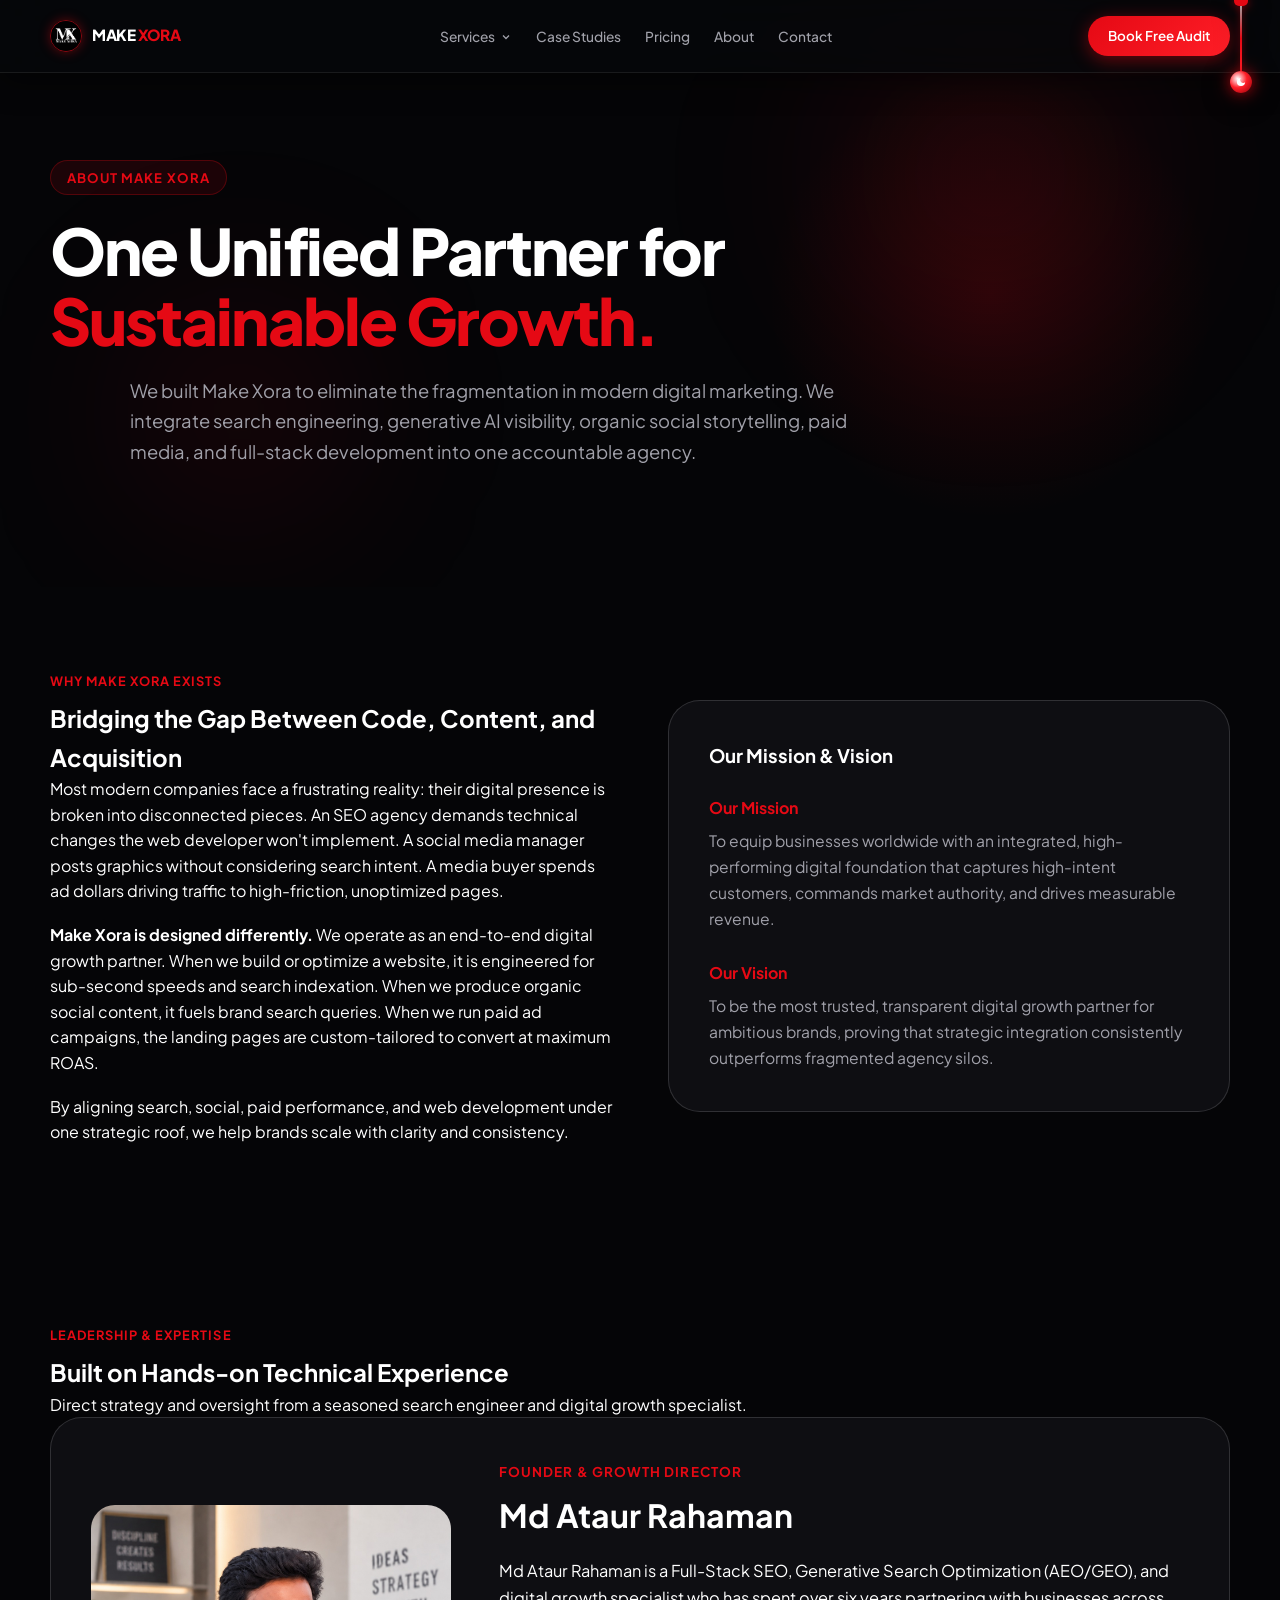
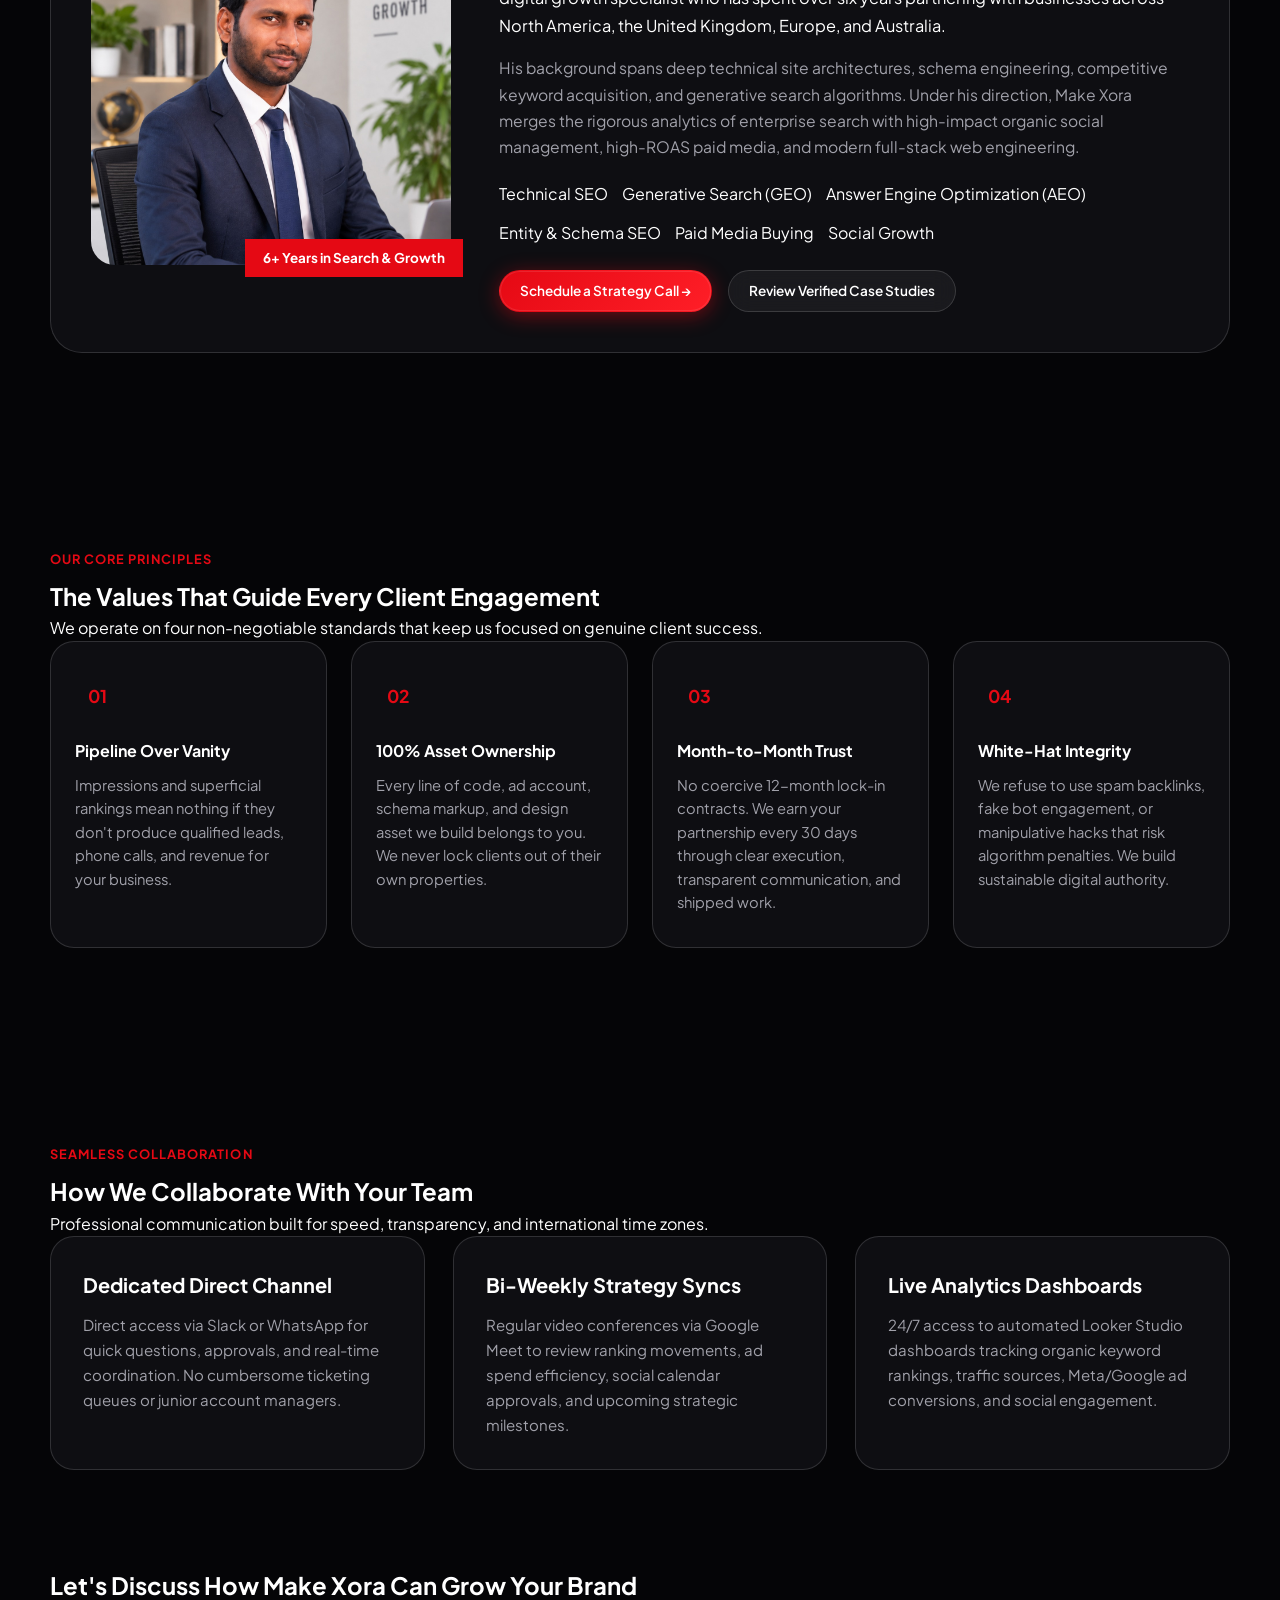
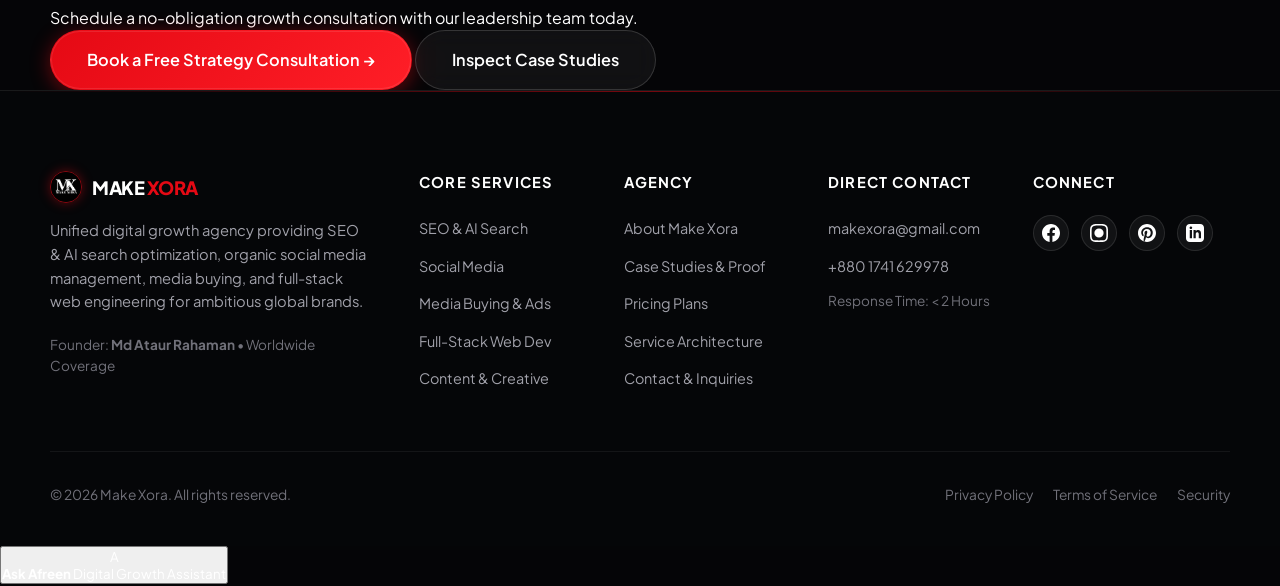
<file: about.html>
<!DOCTYPE html>
<html lang="en">
<head>
  <meta charset="UTF-8">
  <meta name="viewport" content="width=device-width, initial-scale=1.0">
  <title>About Make Xora — Our Mission, Philosophy &amp; Leadership</title>
  <meta name="description" content="Discover the story behind Make Xora: why we unified SEO, AI search visibility, organic social media, paid advertising, and full-stack web development into one coherent growth agency.">
  <link rel="canonical" href="https://makexora.com/about.html">

  <meta property="og:title" content="About Make Xora — Unified Digital Growth Agency">
  <meta property="og:description" content="Meet the team and founder behind Make Xora. Learn why we built an agency focused on business outcomes, transparent metrics, and integrated execution.">
  <meta property="og:image" content="assets/brand/makexora-nav-logo.png">

  <!-- Theme Script -->
  <script>
    (function() {
      try {
        var saved = localStorage.getItem('makexora-theme');
        if (saved === 'light') {
          document.documentElement.setAttribute('data-theme', 'light');
        } else {
          document.documentElement.setAttribute('data-theme', 'dark');
        }
      } catch (e) {}
    })();
  </script>

  <!-- CSS -->
  <link rel="stylesheet" href="assets/css/main.css">
  <link rel="stylesheet" href="assets/css/redesign.css?v=3.1.0">
</head>
<body>
  <!-- ==========================================================================
       FLOATING MINI ROPE WITH LITTLE BALL THEME TOGGLE (LIGHT & DARK MODE)
       ========================================================================== -->
  <div class="theme-cord-wrapper" id="themeCord" aria-label="Toggle light and dark mode" role="button" tabindex="0" title="Pull or click cord to toggle Light / Dark Mode">
    <div class="theme-cord-mount"></div>
    <div class="theme-cord-line" id="themeCordLine"></div>
    <div class="theme-cord-ball" id="themeCordBall">
      <div class="theme-cord-icon theme-cord-icon-moon">
        <svg width="12" height="12" viewBox="0 0 24 24" fill="currentColor"><path d="M21 12.79A9 9 0 1 1 11.21 3 7 7 0 0 0 21 12.79z"/></svg>
      </div>
      <div class="theme-cord-icon theme-cord-icon-sun">
        <svg width="12" height="12" viewBox="0 0 24 24" fill="none" stroke="currentColor" stroke-width="2.5"><circle cx="12" cy="12" r="5"/><path d="M12 1v2M12 21v2M4.22 4.22l1.42 1.42M18.36 18.36l1.42 1.42M1 12h2M21 12h2M4.22 19.78l1.42-1.42M18.36 5.64l1.42-1.42"/></svg>
      </div>
    </div>
    <div class="theme-cord-tooltip" id="themeCordTooltip">Pull Cord</div>
  </div>


    <!-- ==========================================================================
       FLOATING PILL NAVBAR
       ========================================================================== -->
  <div class="floating-nav-wrapper">
    <nav class="floating-nav-pill" aria-label="Primary Navigation">
      <a href="index.html" class="nav-brand-badge" aria-label="Make Xora Home">
        <img src="assets/brand/makexora-nav-logo.png" alt="Make Xora Logo" class="nav-brand-logo-img">
        <span class="nav-brand-text">MAKE <span class="text-red">XORA</span></span>
      </a>

      <ul class="nav-pill-links">
        <li class="nav-pill-dropdown">
          <a href="services.html" class="nav-pill-link">
            Services
            <svg width="12" height="12" viewBox="0 0 24 24" fill="none" stroke="currentColor" stroke-width="2.5"><path d="M6 9l6 6 6-6"/></svg>
          </a>
          <div class="nav-pill-dropdown-menu">
            <a href="services/seo-ai-search.html" class="dropdown-link-item">
              <span class="dropdown-link-icon">
                <svg width="14" height="14" viewBox="0 0 24 24" fill="none" stroke="currentColor" stroke-width="2"><circle cx="11" cy="11" r="8"/><path d="m21 21-4.3-4.3"/></svg>
              </span>
              <span>SEO &amp; AI Search</span>
            </a>
            <a href="services/social-media.html" class="dropdown-link-item">
              <span class="dropdown-link-icon">
                <svg width="14" height="14" viewBox="0 0 24 24" fill="none" stroke="currentColor" stroke-width="2"><path d="M18 2h-3a5 5 0 0 0-5 5v3H7v4h3v8h4v-8h3l1-4h-4V7a1 1 0 0 1 1-1h3z"/></svg>
              </span>
              <span>Social Media Management</span>
            </a>
            <a href="services/paid-advertising.html" class="dropdown-link-item">
              <span class="dropdown-link-icon">
                <svg width="14" height="14" viewBox="0 0 24 24" fill="none" stroke="currentColor" stroke-width="2"><path d="M12 2v20M17 5H9.5a3.5 3.5 0 0 0 0 7h5a3.5 3.5 0 0 1 0 7H6"/></svg>
              </span>
              <span>Media Buying &amp; Ads</span>
            </a>
            <a href="services/web-development.html" class="dropdown-link-item">
              <span class="dropdown-link-icon">
                <svg width="14" height="14" viewBox="0 0 24 24" fill="none" stroke="currentColor" stroke-width="2"><polyline points="16 18 22 12 16 6"/><polyline points="8 6 2 12 8 18"/></svg>
              </span>
              <span>Full-Stack Web Dev</span>
            </a>
            <a href="services/content-strategy.html" class="dropdown-link-item">
              <span class="dropdown-link-icon">
                <svg width="14" height="14" viewBox="0 0 24 24" fill="none" stroke="currentColor" stroke-width="2"><path d="M14 2H6a2 2 0 0 0-2 2v16a2 2 0 0 0 2 2h12a2 2 0 0 0 2-2V8z"/><polyline points="14 2 14 8 20 8"/></svg>
              </span>
              <span>Content &amp; Creative</span>
            </a>
          </div>
        </li>
        <li><a href="portfolio.html" class="nav-pill-link">Case Studies</a></li>
        <li><a href="pricing.html" class="nav-pill-link">Pricing</a></li>
        <li><a href="about.html" class="nav-pill-link">About</a></li>
        <li><a href="contact.html" class="nav-pill-link">Contact</a></li>
      </ul>

      <a href="contact.html" class="nav-pill-cta">Book Free Audit</a>

      <button class="nav-mobile-btn" aria-label="Open mobile navigation">
        <svg width="22" height="22" viewBox="0 0 24 24" fill="none" stroke="currentColor" stroke-width="2"><line x1="3" y1="12" x2="21" y2="12"/><line x1="3" y1="6" x2="21" y2="6"/><line x1="3" y1="18" x2="21" y2="18"/></svg>
      </button>
    </nav>
  </div>

  <!-- Mobile Drawer -->
  <div class="mobile-drawer" id="mobileDrawer" style="position: fixed; top: 0; right: -100%; width: 300px; height: 100vh; background: #0c0d12; border-left: 1px solid rgba(255,255,255,0.1); padding: 32px 24px; z-index: 1001; transition: right 0.35s ease;">
    <div style="display: flex; justify-content: space-between; align-items: center; margin-bottom: 32px;">
      <span style="font-weight: 800; font-size: 1.1rem;">MAKE <span class="text-red">XORA</span></span>
      <button id="drawerClose" style="background: none; border: none; color: #fff; font-size: 1.6rem; cursor: pointer;">&times;</button>
    </div>
    <div style="display: flex; flex-direction: column; gap: 18px; font-size: 1rem;">
      <a href="index.html">Home</a>
      <a href="services.html">All Services</a>
      <a href="portfolio.html">Case Studies</a>
      <a href="pricing.html">Pricing Plans</a>
      <a href="about.html">About Agency</a>
      <a href="contact.html">Contact Us</a>
    </div>
    <div style="margin-top: 40px;">
      <a href="contact.html" class="btn btn-primary" style="width: 100%;">Book Free Audit</a>
    </div>
  </div>

  <main>
    <!-- HERO SECTION -->
    <section class="hero relative overflow-hidden">
      <div class="hero-orb hero-orb-1"></div>
      <div class="hero-orb hero-orb-2"></div>
      <div class="hero-orb hero-orb-3"></div>
      <div class="hero-red-glow" style="position: absolute; width: 450px; height: 450px; background: radial-gradient(circle, rgba(229,9,20,0.14) 0%, transparent 70%); top: 12%; right: 5%; border-radius: 50%; pointer-events: none; z-index: 1;"></div>
      <div class="container relative z-2">
        <div class="hero-content">
          <div class="hero-eyebrow">About Make Xora</div>
          <h1 class="hero-title">
            One Unified Partner for <span class="text-red">Sustainable Growth.</span>
          </h1>
          <p class="hero-subtitle">
            We built Make Xora to eliminate the fragmentation in modern digital marketing. We integrate search engineering, generative AI visibility, organic social storytelling, paid media, and full-stack development into one accountable agency.
          </p>
        </div>
      </div>
    </section>

    <!-- THE STORY & WHY WE EXIST -->
    <section style="padding: 80px 0;">
      <div class="container">
        <div style="display: grid; grid-template-columns: 1fr 1fr; gap: 56px; align-items: center;">
          <div>
            <span class="section-eyebrow">Why Make Xora Exists</span>
            <h2>Bridging the Gap Between Code, Content, and Acquisition</h2>
            <p style="margin-bottom: 18px;">
              Most modern companies face a frustrating reality: their digital presence is broken into disconnected pieces. An SEO agency demands technical changes the web developer won't implement. A social media manager posts graphics without considering search intent. A media buyer spends ad dollars driving traffic to high-friction, unoptimized pages.
            </p>
            <p style="margin-bottom: 18px;">
              <strong>Make Xora is designed differently.</strong> We operate as an end-to-end digital growth partner. When we build or optimize a website, it is engineered for sub-second speeds and search indexation. When we produce organic social content, it fuels brand search queries. When we run paid ad campaigns, the landing pages are custom-tailored to convert at maximum ROAS.
            </p>
            <p>
              By aligning search, social, paid performance, and web development under one strategic roof, we help brands scale with clarity and consistency.
            </p>
          </div>
          <div style="background: var(--bg-card); border: 1px solid var(--border-medium); border-radius: var(--radius-xl); padding: 40px; box-shadow: var(--shadow-md);">
            <h3 style="margin-bottom: 24px;">Our Mission &amp; Vision</h3>
            <div style="margin-bottom: 28px;">
              <h4 style="color: var(--brand-red); margin-bottom: 8px;">Our Mission</h4>
              <p style="font-size: 0.98rem; color: var(--text-secondary); line-height: 1.65;">
                To equip businesses worldwide with an integrated, high-performing digital foundation that captures high-intent customers, commands market authority, and drives measurable revenue.
              </p>
            </div>
            <div>
              <h4 style="color: var(--brand-red); margin-bottom: 8px;">Our Vision</h4>
              <p style="font-size: 0.98rem; color: var(--text-secondary); line-height: 1.65;">
                To be the most trusted, transparent digital growth partner for ambitious brands, proving that strategic integration consistently outperforms fragmented agency silos.
              </p>
            </div>
          </div>
        </div>
      </div>
    </section>

    <!-- FOUNDER SPOTLIGHT SECTION -->
    <section id="founder" style="padding: 96px 0; background: var(--bg-secondary);">
      <div class="container">
        <div class="section-header">
          <span class="section-eyebrow">Leadership &amp; Expertise</span>
          <h2 class="section-title">Built on Hands-on Technical Experience</h2>
          <p class="section-desc">
            Direct strategy and oversight from a seasoned search engineer and digital growth specialist.
          </p>
        </div>

        <div style="display: grid; grid-template-columns: 360px 1fr; gap: 48px; background: var(--bg-card); border: 1px solid var(--border-medium); border-radius: var(--radius-xl); padding: 40px; box-shadow: var(--shadow-sm); align-items: center;">
          <div style="position: relative;">
            <img src="assets/images/founder-ataur.jpg" alt="Md Ataur Rahaman - Founder of Make Xora" style="width: 100%; border-radius: var(--radius-lg); object-fit: cover; box-shadow: var(--shadow-md);">
            <div style="position: absolute; bottom: -12px; right: -12px; background: var(--brand-red); color: #fff; padding: 8px 18px; border-radius: var(--radius-full); font-size: 0.84rem; font-weight: 700;">
              6+ Years in Search &amp; Growth
            </div>
          </div>

          <div>
            <span style="font-size: 0.84rem; text-transform: uppercase; letter-spacing: 0.08em; font-weight: 700; color: var(--brand-red);">Founder &amp; Growth Director</span>
            <h3 style="font-size: 2rem; margin-top: 6px; margin-bottom: 16px;">Md Ataur Rahaman</h3>
            <p style="margin-bottom: 16px; font-size: 1.02rem; line-height: 1.68;">
              Md Ataur Rahaman is a Full-Stack SEO, Generative Search Optimization (AEO/GEO), and digital growth specialist who has spent over six years partnering with businesses across North America, the United Kingdom, Europe, and Australia.
            </p>
            <p style="margin-bottom: 20px; font-size: 0.98rem; line-height: 1.68; color: var(--text-secondary);">
              His background spans deep technical site architectures, schema engineering, competitive keyword acquisition, and generative search algorithms. Under his direction, Make Xora merges the rigorous analytics of enterprise search with high-impact organic social management, high-ROAS paid media, and modern full-stack web engineering.
            </p>

            <div style="display: flex; gap: 14px; flex-wrap: wrap; margin-bottom: 24px;">
              <span class="service-tag">Technical SEO</span>
              <span class="service-tag">Generative Search (GEO)</span>
              <span class="service-tag">Answer Engine Optimization (AEO)</span>
              <span class="service-tag">Entity &amp; Schema SEO</span>
              <span class="service-tag">Paid Media Buying</span>
              <span class="service-tag">Social Growth</span>
            </div>

            <div style="display: flex; gap: 16px; align-items: center;">
              <a href="contact.html" class="btn btn-primary btn-sm">Schedule a Strategy Call &rarr;</a>
              <a href="portfolio.html" class="btn btn-outline btn-sm">Review Verified Case Studies</a>
            </div>
          </div>
        </div>
      </div>
    </section>

    <!-- CORE AGENCY PRINCIPLES -->
    <section style="padding: 96px 0;">
      <div class="container">
        <div class="section-header">
          <span class="section-eyebrow">Our Core Principles</span>
          <h2 class="section-title">The Values That Guide Every Client Engagement</h2>
          <p class="section-desc">
            We operate on four non-negotiable standards that keep us focused on genuine client success.
          </p>
        </div>

        <div style="display: grid; grid-template-columns: repeat(4, 1fr); gap: 24px;">
          <div style="background: var(--bg-card); border: 1px solid var(--border-medium); border-radius: var(--radius-lg); padding: 32px 24px;">
            <div style="width: 44px; height: 44px; border-radius: var(--radius-sm); background: var(--brand-red-light); color: var(--brand-red); display: flex; align-items: center; justify-content: center; font-weight: 700; font-size: 1.1rem; margin-bottom: 20px;">01</div>
            <h4 style="margin-bottom: 10px;">Pipeline Over Vanity</h4>
            <p style="font-size: 0.92rem; color: var(--text-secondary); line-height: 1.6;">
              Impressions and superficial rankings mean nothing if they don't produce qualified leads, phone calls, and revenue for your business.
            </p>
          </div>

          <div style="background: var(--bg-card); border: 1px solid var(--border-medium); border-radius: var(--radius-lg); padding: 32px 24px;">
            <div style="width: 44px; height: 44px; border-radius: var(--radius-sm); background: var(--brand-red-light); color: var(--brand-red); display: flex; align-items: center; justify-content: center; font-weight: 700; font-size: 1.1rem; margin-bottom: 20px;">02</div>
            <h4 style="margin-bottom: 10px;">100% Asset Ownership</h4>
            <p style="font-size: 0.92rem; color: var(--text-secondary); line-height: 1.6;">
              Every line of code, ad account, schema markup, and design asset we build belongs to you. We never lock clients out of their own properties.
            </p>
          </div>

          <div style="background: var(--bg-card); border: 1px solid var(--border-medium); border-radius: var(--radius-lg); padding: 32px 24px;">
            <div style="width: 44px; height: 44px; border-radius: var(--radius-sm); background: var(--brand-red-light); color: var(--brand-red); display: flex; align-items: center; justify-content: center; font-weight: 700; font-size: 1.1rem; margin-bottom: 20px;">03</div>
            <h4 style="margin-bottom: 10px;">Month-to-Month Trust</h4>
            <p style="font-size: 0.92rem; color: var(--text-secondary); line-height: 1.6;">
              No coercive 12-month lock-in contracts. We earn your partnership every 30 days through clear execution, transparent communication, and shipped work.
            </p>
          </div>

          <div style="background: var(--bg-card); border: 1px solid var(--border-medium); border-radius: var(--radius-lg); padding: 32px 24px;">
            <div style="width: 44px; height: 44px; border-radius: var(--radius-sm); background: var(--brand-red-light); color: var(--brand-red); display: flex; align-items: center; justify-content: center; font-weight: 700; font-size: 1.1rem; margin-bottom: 20px;">04</div>
            <h4 style="margin-bottom: 10px;">White-Hat Integrity</h4>
            <p style="font-size: 0.92rem; color: var(--text-secondary); line-height: 1.6;">
              We refuse to use spam backlinks, fake bot engagement, or manipulative hacks that risk algorithm penalties. We build sustainable digital authority.
            </p>
          </div>
        </div>
      </div>
    </section>

    <!-- WORKING APPROACH & COMMUNICATION -->
    <section style="padding: 96px 0; background: var(--bg-secondary);">
      <div class="container">
        <div class="section-header">
          <span class="section-eyebrow">Seamless Collaboration</span>
          <h2 class="section-title">How We Collaborate With Your Team</h2>
          <p class="section-desc">
            Professional communication built for speed, transparency, and international time zones.
          </p>
        </div>

        <div style="display: grid; grid-template-columns: repeat(3, 1fr); gap: 28px;">
          <div style="background: var(--bg-card); border: 1px solid var(--border-medium); border-radius: var(--radius-lg); padding: 32px;">
            <h3 style="font-size: 1.25rem; margin-bottom: 12px;">Dedicated Direct Channel</h3>
            <p style="font-size: 0.94rem; color: var(--text-secondary); line-height: 1.65;">
              Direct access via Slack or WhatsApp for quick questions, approvals, and real-time coordination. No cumbersome ticketing queues or junior account managers.
            </p>
          </div>

          <div style="background: var(--bg-card); border: 1px solid var(--border-medium); border-radius: var(--radius-lg); padding: 32px;">
            <h3 style="font-size: 1.25rem; margin-bottom: 12px;">Bi-Weekly Strategy Syncs</h3>
            <p style="font-size: 0.94rem; color: var(--text-secondary); line-height: 1.65;">
              Regular video conferences via Google Meet to review ranking movements, ad spend efficiency, social calendar approvals, and upcoming strategic milestones.
            </p>
          </div>

          <div style="background: var(--bg-card); border: 1px solid var(--border-medium); border-radius: var(--radius-lg); padding: 32px;">
            <h3 style="font-size: 1.25rem; margin-bottom: 12px;">Live Analytics Dashboards</h3>
            <p style="font-size: 0.94rem; color: var(--text-secondary); line-height: 1.65;">
              24/7 access to automated Looker Studio dashboards tracking organic keyword rankings, traffic sources, Meta/Google ad conversions, and social engagement.
            </p>
          </div>
        </div>
      </div>
    </section>

    <!-- CTA BANNER -->
    <section class="cta-banner-section">
      <div class="container">
        <div class="cta-banner">
          <h2>Let's Discuss How Make Xora Can Grow Your Brand</h2>
          <p>Schedule a no-obligation growth consultation with our leadership team today.</p>
          <div class="cta-banner-actions">
            <a href="contact.html" class="btn btn-primary btn-lg">Book a Free Strategy Consultation &rarr;</a>
            <a href="portfolio.html" class="btn btn-secondary btn-lg">Inspect Case Studies</a>
          </div>
        </div>
      </div>
    </section>
  </main>

    <!-- ==========================================================================
       COSMIC STARDUST FOOTER
       ========================================================================== -->
  <footer class="cosmic-footer">
    <div class="footer-top-stardust"></div>
    <div class="container">
      <div class="footer-grid-cols">
        <div>
          <a href="index.html" class="nav-brand-badge" style="margin-bottom: 16px;">
            <img src="assets/brand/makexora-nav-logo.png" alt="Make Xora Logo" class="nav-brand-logo-img">
            <span class="nav-brand-text" style="font-size: 1.15rem;">MAKE <span class="text-red">XORA</span></span>
          </a>
          <p style="font-size: 0.92rem; color: #a1a1aa; line-height: 1.6; max-width: 320px; margin-bottom: 20px;">
            Unified digital growth agency providing SEO &amp; AI search optimization, organic social media management, media buying, and full-stack web engineering for ambitious global brands.
          </p>
          <div style="font-size: 0.85rem; color: #71717a;">
            Founder: <strong>Md Ataur Rahaman</strong> &bull; Worldwide Coverage
          </div>
        </div>

        <div>
          <div class="footer-col-title">Core Services</div>
          <ul class="footer-col-links">
            <li><a href="services/seo-ai-search.html" class="footer-col-link">SEO &amp; AI Search</a></li>
            <li><a href="services/social-media.html" class="footer-col-link">Social Media</a></li>
            <li><a href="services/paid-advertising.html" class="footer-col-link">Media Buying &amp; Ads</a></li>
            <li><a href="services/web-development.html" class="footer-col-link">Full-Stack Web Dev</a></li>
            <li><a href="services/content-strategy.html" class="footer-col-link">Content &amp; Creative</a></li>
          </ul>
        </div>

        <div>
          <div class="footer-col-title">Agency</div>
          <ul class="footer-col-links">
            <li><a href="about.html" class="footer-col-link">About Make Xora</a></li>
            <li><a href="portfolio.html" class="footer-col-link">Case Studies &amp; Proof</a></li>
            <li><a href="pricing.html" class="footer-col-link">Pricing Plans</a></li>
            <li><a href="services.html" class="footer-col-link">Service Architecture</a></li>
            <li><a href="contact.html" class="footer-col-link">Contact &amp; Inquiries</a></li>
          </ul>
        </div>

        <div>
          <div class="footer-col-title">Direct Contact</div>
          <ul class="footer-col-links">
            <li><a href="mailto:makexora@gmail.com" class="footer-col-link">makexora@gmail.com</a></li>
            <li><a href="https://wa.me/8801741629978" target="_blank" rel="noopener" class="footer-col-link">+880 1741 629978</a></li>
            <li style="font-size: 0.85rem; color: #71717a;">Response Time: &lt; 2 Hours</li>
          </ul>
        </div>

        <div>
          <div class="footer-col-title">Connect</div>
          <div class="footer-social-strip">
            <a href="https://facebook.com/makexora" target="_blank" rel="noopener" class="footer-social-icon" aria-label="Facebook">
              <svg width="18" height="18" viewBox="0 0 24 24" fill="currentColor"><path d="M24 12.073C24 5.405 18.627 0 12 0S0 5.405 0 12.073C0 18.1 4.388 23.094 10.125 24v-8.437H7.078v-3.49h3.047V9.41c0-3.025 1.792-4.697 4.533-4.697 1.312 0 2.686.236 2.686.236v2.97h-1.514c-1.491 0-1.956.93-1.956 1.885v2.268h3.328l-.532 3.49h-2.796V24C19.612 23.094 24 18.1 24 12.073z"/></svg>
            </a>
            <a href="https://instagram.com/makexora" target="_blank" rel="noopener" class="footer-social-icon" aria-label="Instagram">
              <svg width="18" height="18" viewBox="0 0 24 24" fill="currentColor"><path d="M12 2.163c3.204 0 3.584.012 4.85.07 3.252.148 4.771 1.691 4.919 4.919.058 1.265.069 1.645.069 4.849 0 3.205-.012 3.584-.069 4.849-.149 3.225-1.664 4.771-4.919 4.919-1.266.058-1.644.07-4.85.07-3.204 0-3.584-.012-4.849-.07-3.26-.149-4.771-1.699-4.919-4.92-.058-1.265-.07-1.644-.07-4.849 0-3.204.013-3.583.07-4.849.149-3.227 1.664-4.771 4.919-4.919 1.266-.057 1.645-.069 4.849-.069zM12 0C8.741 0 8.333.014 7.053.072 2.695.272.273 2.69.073 7.052.014 8.333 0 8.741 0 12c0 3.259.014 3.668.072 4.948.2 4.358 2.618 6.78 6.98 6.98C8.333 23.986 8.741 24 12 24c3.259 0 3.668-.014 4.948-.072 4.354-.2 6.782-2.618 6.979-6.98.059-1.28.073-1.689.073-4.948 0-3.259-.014-3.667-.072-4.947-.196-4.354-2.617-6.78-6.979-6.98C15.668.014 15.259 0 12 0zm0 5.838a6.162 6.162 0 100 12.324 6.162 6.162 0 000-12.324z"/></svg>
            </a>
            <a href="https://pinterest.com/makexora" target="_blank" rel="noopener" class="footer-social-icon" aria-label="Pinterest">
              <svg width="18" height="18" viewBox="0 0 24 24" fill="currentColor"><path d="M12 0C5.373 0 0 5.373 0 12c0 5.084 3.163 9.426 7.627 11.174-.105-.949-.2-2.405.042-3.441.218-.937 1.407-5.965 1.407-5.965s-.359-.719-.359-1.782c0-1.668.967-2.914 2.171-2.914 1.023 0 1.518.769 1.518 1.69 0 1.029-.655 2.568-.994 3.995-.283 1.194.599 2.169 1.777 2.169 2.133 0 3.772-2.249 3.772-5.495 0-2.873-2.064-4.882-5.012-4.882-3.414 0-5.418 2.561-5.418 5.207 0 1.031.397 2.138.893 2.738a.36.36 0 01.083.345l-.333 1.36c-.053.22-.174.267-.402.161-1.499-.698-2.436-2.889-2.436-4.649 0-3.785 2.75-7.262 7.929-7.262 4.163 0 7.398 2.967 7.398 6.931 0 4.136-2.607 7.464-6.227 7.464-1.216 0-2.359-.632-2.75-1.378l-.748 2.853c-.271 1.043-1.002 2.35-1.492 3.146C9.57 23.812 10.763 24 12 24c6.627 0 12-5.373 12-12S18.627 0 12 0z"/></svg>
            </a>
            <a href="https://linkedin.com/company/makexora" target="_blank" rel="noopener" class="footer-social-icon" aria-label="LinkedIn">
              <svg width="18" height="18" viewBox="0 0 24 24" fill="currentColor"><path d="M19 0h-14c-2.761 0-5 2.239-5 5v14c0 2.761 2.239 5 5 5h14c2.762 0 5-2.239 5-5v-14c0-2.761-2.238-5-5-5zm-11 19h-3v-11h3v11zm-1.5-12.268c-.966 0-1.75-.79-1.75-1.764s.784-1.764 1.75-1.764 1.75.79 1.75 1.764-.783 1.764-1.75 1.764zm13.5 12.268h-3v-5.604c0-3.368-4-3.113-4 0v5.604h-3v-11h3v1.765c1.396-2.586 7-2.777 7 2.476v6.759z"/></svg>
            </a>
          </div>
        </div>
      </div>

      <div class="footer-bottom-bar">
        <div>&copy; 2026 Make Xora. All rights reserved.</div>
        <div style="display: flex; gap: 20px;">
          <a href="#" style="color: #71717a;">Privacy Policy</a>
          <a href="#" style="color: #71717a;">Terms of Service</a>
          <a href="#" style="color: #71717a;">Security</a>
        </div>
      </div>
    </div>
  </footer>

  <script src="assets/js/main.js?v=3.1.0"></script>
  <script src="assets/js/assistant.js"></script>
</body>
</html>
</file>
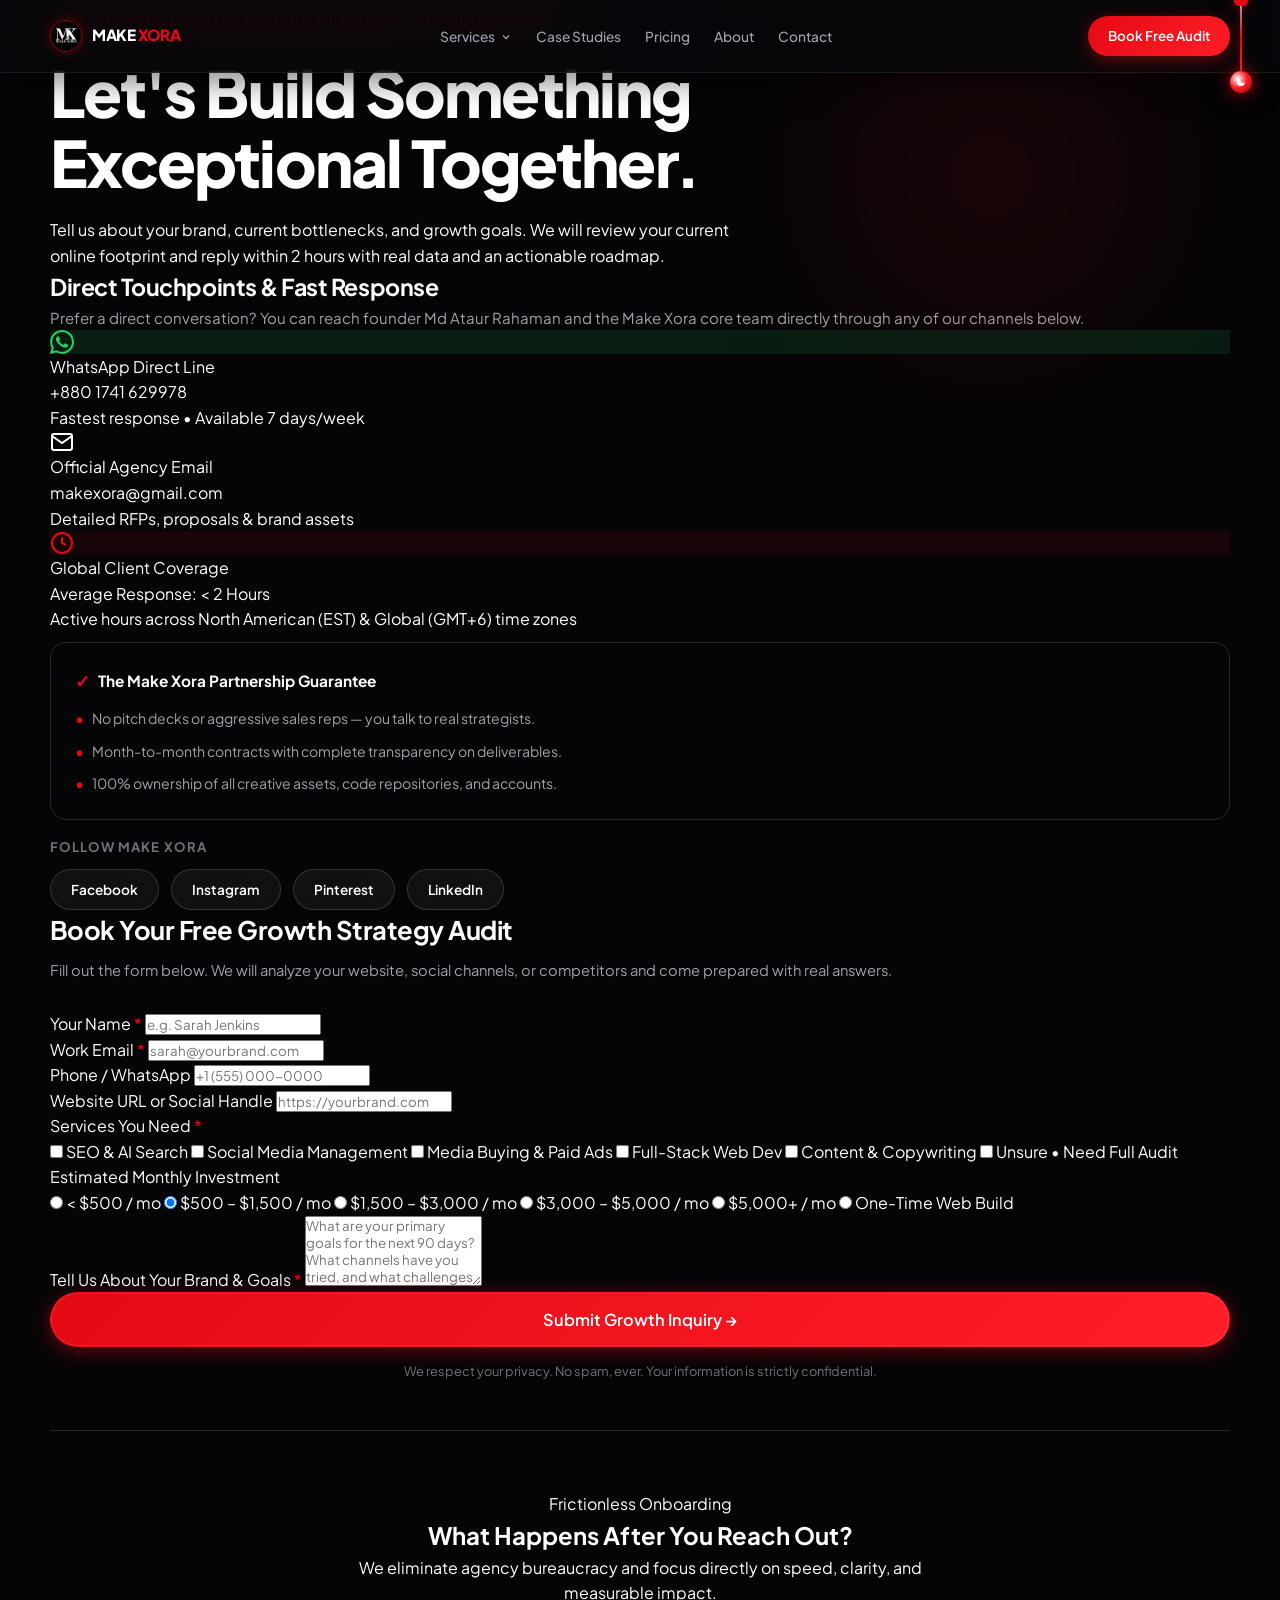
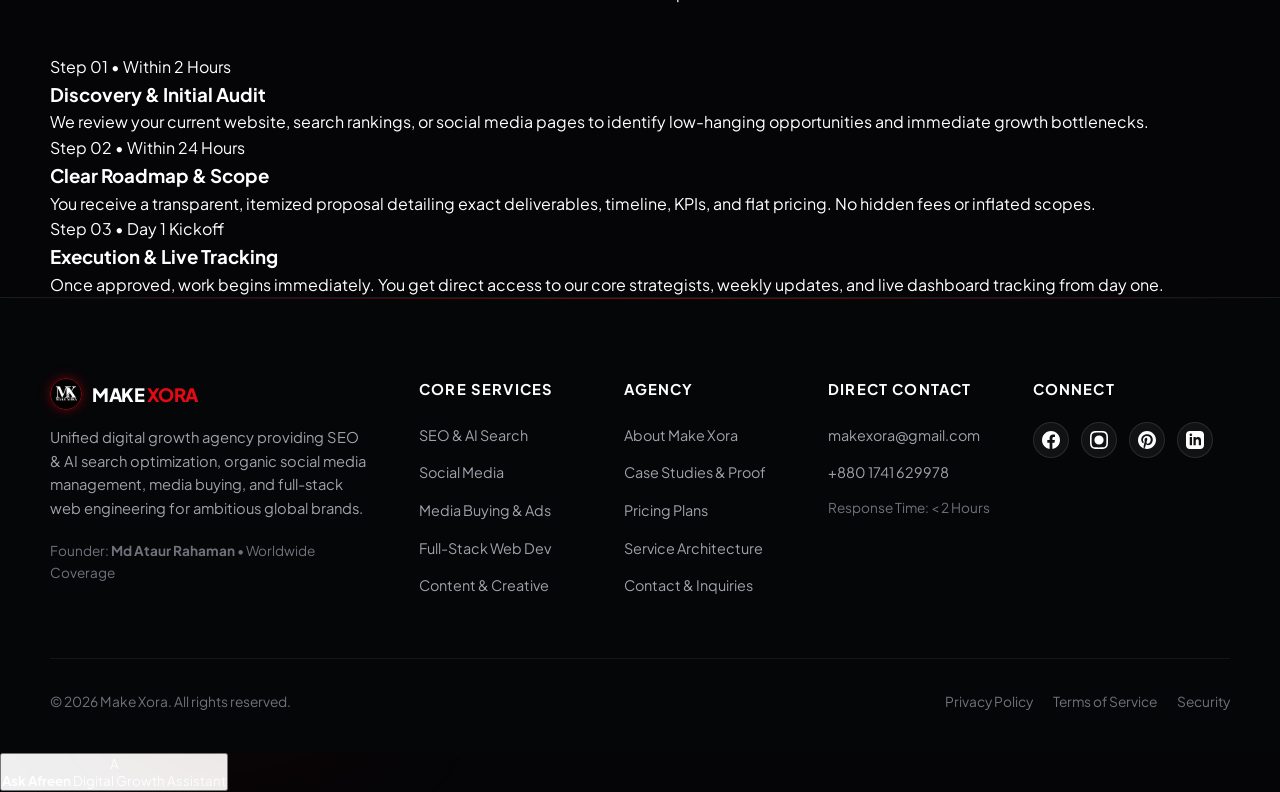
<file: contact.html>
<!DOCTYPE html>
<html lang="en">
<head>
  <meta charset="UTF-8">
  <meta name="viewport" content="width=device-width, initial-scale=1.0">
  <title>Contact Us — Make Xora | Unified Digital Growth Agency</title>
  <meta name="description" content="Get in touch with Make Xora for SEO, AI search optimization, social media management, Google & Meta ads, or custom web development. Free growth audit within 24 hours.">
  <meta name="keywords" content="contact digital agency, hire SEO expert, social media management agency, web development quote, media buying consultation, Make Xora contact">

  <!-- Open Graph / Meta -->
  <meta property="og:type" content="website">
  <meta property="og:title" content="Contact Make Xora — Start Your Digital Growth">
  <meta property="og:description" content="Reach out to Make Xora. Direct founder review, transparent scope, and fast turnaround.">
  <meta property="og:image" content="assets/brand/makexora-nav-logo.png">

  <!-- Theme Preload Script -->
  <script>
    (function() {
      try {
        var savedTheme = localStorage.getItem('makexora_theme');
        if (savedTheme === 'dark') {
          document.documentElement.setAttribute('data-theme', 'dark');
        } else if (savedTheme === 'light') {
          document.documentElement.setAttribute('data-theme', 'light');
        } else {
          document.documentElement.setAttribute('data-theme', 'light');
        }
      } catch (e) {}
    })();
  </script>

  <!-- CSS -->
  <link rel="stylesheet" href="assets/css/main.css">
  <link rel="stylesheet" href="assets/css/redesign.css?v=3.1.0">

  <!-- Schema.org Structured Data -->
  <script type="application/ld+json">
  {
    "@context": "https://schema.org",
    "@type": "ContactPage",
    "name": "Contact Make Xora",
    "url": "https://makexora.com/contact.html",
    "description": "Direct contact page for Make Xora digital growth agency",
    "mainEntity": {
      "@type": "Organization",
      "name": "Make Xora",
      "email": "makexora@gmail.com",
      "telephone": "+8801741629978",
      "url": "https://makexora.com"
    }
  }
  </script>

  <!-- Immediate Theme Engine -->
  <script>
    (function() {
      try {
        var saved = localStorage.getItem('makexora-theme');
        if (saved === 'light') {
          document.documentElement.setAttribute('data-theme', 'light');
        } else {
          document.documentElement.setAttribute('data-theme', 'dark');
        }
      } catch (e) {}
    })();
  </script>

</head>
<body>
  <!-- ==========================================================================
       FLOATING MINI ROPE WITH LITTLE BALL THEME TOGGLE (LIGHT & DARK MODE)
       ========================================================================== -->
  <div class="theme-cord-wrapper" id="themeCord" aria-label="Toggle light and dark mode" role="button" tabindex="0" title="Pull or click cord to toggle Light / Dark Mode">
    <div class="theme-cord-mount"></div>
    <div class="theme-cord-line" id="themeCordLine"></div>
    <div class="theme-cord-ball" id="themeCordBall">
      <div class="theme-cord-icon theme-cord-icon-moon">
        <svg width="12" height="12" viewBox="0 0 24 24" fill="currentColor"><path d="M21 12.79A9 9 0 1 1 11.21 3 7 7 0 0 0 21 12.79z"/></svg>
      </div>
      <div class="theme-cord-icon theme-cord-icon-sun">
        <svg width="12" height="12" viewBox="0 0 24 24" fill="none" stroke="currentColor" stroke-width="2.5"><circle cx="12" cy="12" r="5"/><path d="M12 1v2M12 21v2M4.22 4.22l1.42 1.42M18.36 18.36l1.42 1.42M1 12h2M21 12h2M4.22 19.78l1.42-1.42M18.36 5.64l1.42-1.42"/></svg>
      </div>
    </div>
    <div class="theme-cord-tooltip" id="themeCordTooltip">Pull Cord</div>
  </div>


    <!-- ==========================================================================
       FLOATING PILL NAVBAR
       ========================================================================== -->
  <div class="floating-nav-wrapper">
    <nav class="floating-nav-pill" aria-label="Primary Navigation">
      <a href="index.html" class="nav-brand-badge" aria-label="Make Xora Home">
        <img src="assets/brand/makexora-nav-logo.png" alt="Make Xora Logo" class="nav-brand-logo-img">
        <span class="nav-brand-text">MAKE <span class="text-red">XORA</span></span>
      </a>

      <ul class="nav-pill-links">
        <li class="nav-pill-dropdown">
          <a href="services.html" class="nav-pill-link">
            Services
            <svg width="12" height="12" viewBox="0 0 24 24" fill="none" stroke="currentColor" stroke-width="2.5"><path d="M6 9l6 6 6-6"/></svg>
          </a>
          <div class="nav-pill-dropdown-menu">
            <a href="services/seo-ai-search.html" class="dropdown-link-item">
              <span class="dropdown-link-icon">
                <svg width="14" height="14" viewBox="0 0 24 24" fill="none" stroke="currentColor" stroke-width="2"><circle cx="11" cy="11" r="8"/><path d="m21 21-4.3-4.3"/></svg>
              </span>
              <span>SEO &amp; AI Search</span>
            </a>
            <a href="services/social-media.html" class="dropdown-link-item">
              <span class="dropdown-link-icon">
                <svg width="14" height="14" viewBox="0 0 24 24" fill="none" stroke="currentColor" stroke-width="2"><path d="M18 2h-3a5 5 0 0 0-5 5v3H7v4h3v8h4v-8h3l1-4h-4V7a1 1 0 0 1 1-1h3z"/></svg>
              </span>
              <span>Social Media Management</span>
            </a>
            <a href="services/paid-advertising.html" class="dropdown-link-item">
              <span class="dropdown-link-icon">
                <svg width="14" height="14" viewBox="0 0 24 24" fill="none" stroke="currentColor" stroke-width="2"><path d="M12 2v20M17 5H9.5a3.5 3.5 0 0 0 0 7h5a3.5 3.5 0 0 1 0 7H6"/></svg>
              </span>
              <span>Media Buying &amp; Ads</span>
            </a>
            <a href="services/web-development.html" class="dropdown-link-item">
              <span class="dropdown-link-icon">
                <svg width="14" height="14" viewBox="0 0 24 24" fill="none" stroke="currentColor" stroke-width="2"><polyline points="16 18 22 12 16 6"/><polyline points="8 6 2 12 8 18"/></svg>
              </span>
              <span>Full-Stack Web Dev</span>
            </a>
            <a href="services/content-strategy.html" class="dropdown-link-item">
              <span class="dropdown-link-icon">
                <svg width="14" height="14" viewBox="0 0 24 24" fill="none" stroke="currentColor" stroke-width="2"><path d="M14 2H6a2 2 0 0 0-2 2v16a2 2 0 0 0 2 2h12a2 2 0 0 0 2-2V8z"/><polyline points="14 2 14 8 20 8"/></svg>
              </span>
              <span>Content &amp; Creative</span>
            </a>
          </div>
        </li>
        <li><a href="portfolio.html" class="nav-pill-link">Case Studies</a></li>
        <li><a href="pricing.html" class="nav-pill-link">Pricing</a></li>
        <li><a href="about.html" class="nav-pill-link">About</a></li>
        <li><a href="contact.html" class="nav-pill-link">Contact</a></li>
      </ul>

      <a href="contact.html" class="nav-pill-cta">Book Free Audit</a>

      <button class="nav-mobile-btn" aria-label="Open mobile navigation">
        <svg width="22" height="22" viewBox="0 0 24 24" fill="none" stroke="currentColor" stroke-width="2"><line x1="3" y1="12" x2="21" y2="12"/><line x1="3" y1="6" x2="21" y2="6"/><line x1="3" y1="18" x2="21" y2="18"/></svg>
      </button>
    </nav>
  </div>

  <!-- Mobile Drawer -->
  <div class="mobile-drawer" id="mobileDrawer" style="position: fixed; top: 0; right: -100%; width: 300px; height: 100vh; background: #0c0d12; border-left: 1px solid rgba(255,255,255,0.1); padding: 32px 24px; z-index: 1001; transition: right 0.35s ease;">
    <div style="display: flex; justify-content: space-between; align-items: center; margin-bottom: 32px;">
      <span style="font-weight: 800; font-size: 1.1rem;">MAKE <span class="text-red">XORA</span></span>
      <button id="drawerClose" style="background: none; border: none; color: #fff; font-size: 1.6rem; cursor: pointer;">&times;</button>
    </div>
    <div style="display: flex; flex-direction: column; gap: 18px; font-size: 1rem;">
      <a href="index.html">Home</a>
      <a href="services.html">All Services</a>
      <a href="portfolio.html">Case Studies</a>
      <a href="pricing.html">Pricing Plans</a>
      <a href="about.html">About Agency</a>
      <a href="contact.html">Contact Us</a>
    </div>
    <div style="margin-top: 40px;">
      <a href="contact.html" class="btn btn-primary" style="width: 100%;">Book Free Audit</a>
    </div>
  </div><main>
    <!-- HERO SECTION -->
    <section class="contact-hero">
      <div class="hero-orb hero-orb-1"></div>
      <div class="hero-orb hero-orb-2"></div>
      <div class="hero-orb hero-orb-3"></div>
      <div class="container relative z-2">
        <div class="hero-eyebrow">
          <span></span>
          GET IN TOUCH &bull; DIRECT FOUNDER REVIEW &bull; 2-HOUR RESPONSE
        </div>
        <h1 class="hero-title" style="max-width: 860px;">
          Let's Build Something Exceptional Together.
        </h1>
        <p class="hero-lead" style="max-width: 680px;">
          Tell us about your brand, current bottlenecks, and growth goals. We will review your current online footprint and reply within 2 hours with real data and an actionable roadmap.
        </p>
      </div>
    </section>

    <!-- MAIN CONTACT SECTION -->
    <section class="section" style="padding-top: 0;">
      <div class="container">
        <div class="contact-layout">

          <!-- LEFT COLUMN: DIRECT CHANNELS & PROOF -->
          <div class="contact-info-col">
            <h2 class="font-bold" style="font-size: 1.45rem; letter-spacing: -0.02em;">
              Direct Touchpoints &amp; Fast Response
            </h2>
            <p class="text-secondary" style="font-size: 0.94rem; line-height: 1.6;">
              Prefer a direct conversation? You can reach founder Md Ataur Rahaman and the Make Xora core team directly through any of our channels below.
            </p>

            <!-- Channel Card 1: WhatsApp -->
            <a href="https://wa.me/8801741629978" target="_blank" rel="noopener" class="contact-channel-card">
              <div class="contact-channel-icon" style="background: rgba(37, 211, 102, 0.12); color: #25d366;">
                <svg width="24" height="24" viewBox="0 0 24 24" fill="currentColor"><path d="M.057 24l1.687-6.163c-1.041-1.804-1.588-3.849-1.587-5.946.003-6.556 5.338-11.891 11.893-11.891 3.181.001 6.167 1.24 8.413 3.488 2.245 2.248 3.481 5.236 3.48 8.414-.003 6.557-5.338 11.892-11.893 11.892-1.99-.001-3.951-.5-5.688-1.448l-6.305 1.654zm6.597-3.807c1.676.995 3.276 1.591 5.392 1.592 5.448 0 9.886-4.434 9.889-9.885.002-5.462-4.415-9.89-9.881-9.892-5.452 0-9.887 4.434-9.889 9.884-.001 2.225.651 3.891 1.746 5.634l-.999 3.648 3.742-.981zm11.387-5.464c-.074-.124-.272-.198-.57-.347-.297-.149-1.758-.868-2.031-.967-.272-.099-.47-.149-.669.149-.198.297-.768.967-.941 1.165-.173.198-.347.223-.644.074-.297-.149-1.255-.462-2.39-1.475-.883-.788-1.48-1.761-1.653-2.059-.173-.297-.018-.458.13-.606.134-.133.297-.347.446-.521.151-.172.2-.296.3-.495.099-.198.05-.372-.025-.521-.075-.148-.669-1.611-.916-2.206-.242-.579-.487-.501-.669-.51l-.57-.01c-.198 0-.52.074-.792.372s-1.04 1.016-1.04 2.479 1.065 2.876 1.213 3.074c.149.198 2.095 3.2 5.076 4.487.709.306 1.263.489 1.694.626.712.226 1.36.194 1.872.118.571-.085 1.758-.719 2.006-1.413.248-.695.248-1.29.173-1.414z"/></svg>
              </div>
              <div>
                <div class="contact-channel-title">WhatsApp Direct Line</div>
                <div class="contact-channel-value">+880 1741 629978</div>
                <div class="contact-channel-sub">Fastest response &bull; Available 7 days/week</div>
              </div>
            </a>

            <!-- Channel Card 2: Email -->
            <a href="mailto:makexora@gmail.com" class="contact-channel-card">
              <div class="contact-channel-icon">
                <svg width="24" height="24" viewBox="0 0 24 24" fill="none" stroke="currentColor" stroke-width="2"><path d="M4 4h16c1.1 0 2 .9 2 2v12c0 1.1-.9 2-2 2H4c-1.1 0-2-.9-2-2V6c0-1.1.9-2 2-2z"/><polyline points="22,6 12,13 2,6"/></svg>
              </div>
              <div>
                <div class="contact-channel-title">Official Agency Email</div>
                <div class="contact-channel-value">makexora@gmail.com</div>
                <div class="contact-channel-sub">Detailed RFPs, proposals &amp; brand assets</div>
              </div>
            </a>

            <!-- Channel Card 3: Office Hours & SLA -->
            <div class="contact-channel-card" style="cursor: default;">
              <div class="contact-channel-icon" style="background: rgba(229, 9, 20, 0.08); color: var(--brand-red);">
                <svg width="24" height="24" viewBox="0 0 24 24" fill="none" stroke="currentColor" stroke-width="2"><circle cx="12" cy="12" r="10"/><polyline points="12 6 12 12 16 14"/></svg>
              </div>
              <div>
                <div class="contact-channel-title">Global Client Coverage</div>
                <div class="contact-channel-value">Average Response: &lt; 2 Hours</div>
                <div class="contact-channel-sub">Active hours across North American (EST) &amp; Global (GMT+6) time zones</div>
              </div>
            </div>

            <!-- Trust Highlights Box -->
            <div style="background: var(--bg-secondary); border: 1px solid var(--border-medium); border-radius: var(--radius-md); padding: 24px; margin-top: 10px;">
              <div style="font-weight: 700; font-size: 0.96rem; color: var(--text-primary); margin-bottom: 12px; display: flex; align-items: center; gap: 8px;">
                <span style="color: var(--brand-red); font-size: 1.1rem;">&#10003;</span>
                The Make Xora Partnership Guarantee
              </div>
              <ul style="list-style: none; padding: 0; margin: 0; font-size: 0.88rem; color: var(--text-secondary); display: flex; flex-direction: column; gap: 10px;">
                <li style="display: flex; align-items: center; gap: 8px;">
                  <span style="color: var(--brand-red); font-weight: bold;">&bull;</span>
                  No pitch decks or aggressive sales reps — you talk to real strategists.
                </li>
                <li style="display: flex; align-items: center; gap: 8px;">
                  <span style="color: var(--brand-red); font-weight: bold;">&bull;</span>
                  Month-to-month contracts with complete transparency on deliverables.
                </li>
                <li style="display: flex; align-items: center; gap: 8px;">
                  <span style="color: var(--brand-red); font-weight: bold;">&bull;</span>
                  100% ownership of all creative assets, code repositories, and accounts.
                </li>
              </ul>
            </div>

            <!-- Social Media Handles -->
            <div style="margin-top: 16px;">
              <div style="font-size: 0.82rem; text-transform: uppercase; letter-spacing: 0.08em; color: var(--text-muted); font-weight: 700; margin-bottom: 12px;">
                Follow Make Xora
              </div>
              <div style="display: flex; gap: 12px;">
                <a href="https://facebook.com/makexora" target="_blank" rel="noopener" class="btn btn-outline btn-sm">Facebook</a>
                <a href="https://instagram.com/makexora" target="_blank" rel="noopener" class="btn btn-outline btn-sm">Instagram</a>
                <a href="https://pinterest.com/makexora" target="_blank" rel="noopener" class="btn btn-outline btn-sm">Pinterest</a>
                <a href="https://linkedin.com/company/makexora" target="_blank" rel="noopener" class="btn btn-outline btn-sm">LinkedIn</a>
              </div>
            </div>
          </div>

          <!-- RIGHT COLUMN: INTERACTIVE AGENCY INQUIRY FORM -->
          <div class="contact-form-col">
            <div class="contact-form-card" id="contactForm">
              <h2 class="font-bold" style="font-size: 1.6rem; letter-spacing: -0.02em; margin-bottom: 8px;">
                Book Your Free Growth Strategy Audit
              </h2>
              <p class="text-secondary" style="font-size: 0.92rem; margin-bottom: 28px;">
                Fill out the form below. We will analyze your website, social channels, or competitors and come prepared with real answers.
              </p>

              <!-- Netlify Form -->
              <form name="contact" method="POST" data-netlify="true" netlify-honeypot="bot-field" id="agencyContactForm">
                <input type="hidden" name="form-name" value="contact">
                <p style="display: none;">
                  <label>Don’t fill this out if you're human: <input name="bot-field"></label>
                </p>

                <!-- Hidden inputs for pre-filled packages -->
                <input type="hidden" name="selected-plan" id="hiddenSelectedPlan" value="">
                <input type="hidden" name="custom-scope" id="hiddenCustomScope" value="">

                <!-- Grid 1: Name & Email -->
                <div class="form-grid-2">
                  <div class="form-group">
                    <label class="form-label" for="contactName">Your Name <span class="text-red">*</span></label>
                    <input type="text" id="contactName" name="name" class="form-input" placeholder="e.g. Sarah Jenkins" required>
                  </div>
                  <div class="form-group">
                    <label class="form-label" for="contactEmail">Work Email <span class="text-red">*</span></label>
                    <input type="email" id="contactEmail" name="email" class="form-input" placeholder="sarah@yourbrand.com" required>
                  </div>
                </div>

                <!-- Grid 2: Phone & Website -->
                <div class="form-grid-2">
                  <div class="form-group">
                    <label class="form-label" for="contactPhone">Phone / WhatsApp</label>
                    <input type="tel" id="contactPhone" name="phone" class="form-input" placeholder="+1 (555) 000-0000">
                  </div>
                  <div class="form-group">
                    <label class="form-label" for="contactWebsite">Website URL or Social Handle</label>
                    <input type="text" id="contactWebsite" name="website" class="form-input" placeholder="https://yourbrand.com">
                  </div>
                </div>

                <!-- Services Needed (Pill Checkboxes) -->
                <div class="form-group">
                  <label class="form-label">Services You Need <span class="text-red">*</span></label>
                  <div class="service-pill-checkboxes" id="servicesPills">
                    <label class="pill-check-label">
                      <input type="checkbox" name="services" value="SEO & AI Search Optimization">
                      SEO &amp; AI Search
                    </label>
                    <label class="pill-check-label">
                      <input type="checkbox" name="services" value="Social Media Management">
                      Social Media Management
                    </label>
                    <label class="pill-check-label">
                      <input type="checkbox" name="services" value="Media Buying & Paid Advertising">
                      Media Buying &amp; Paid Ads
                    </label>
                    <label class="pill-check-label">
                      <input type="checkbox" name="services" value="Full-Stack Web Development">
                      Full-Stack Web Dev
                    </label>
                    <label class="pill-check-label">
                      <input type="checkbox" name="services" value="Content & Creative Strategy">
                      Content &amp; Copywriting
                    </label>
                    <label class="pill-check-label">
                      <input type="checkbox" name="services" value="Complete Growth Consultation">
                      Unsure &bull; Need Full Audit
                    </label>
                  </div>
                </div>

                <!-- Estimated Monthly Budget -->
                <div class="form-group">
                  <label class="form-label">Estimated Monthly Investment</label>
                  <div class="budget-pills" id="budgetPills">
                    <label class="budget-pill-label">
                      <input type="radio" name="budget" value="Under $500">
                      &lt; $500 / mo
                    </label>
                    <label class="budget-pill-label active">
                      <input type="radio" name="budget" value="$500 - $1,500" checked>
                      $500 &ndash; $1,500 / mo
                    </label>
                    <label class="budget-pill-label">
                      <input type="radio" name="budget" value="$1,500 - $3,000">
                      $1,500 &ndash; $3,000 / mo
                    </label>
                    <label class="budget-pill-label">
                      <input type="radio" name="budget" value="$3,000 - $5,000">
                      $3,000 &ndash; $5,000 / mo
                    </label>
                    <label class="budget-pill-label">
                      <input type="radio" name="budget" value="$5,000+">
                      $5,000+ / mo
                    </label>
                    <label class="budget-pill-label">
                      <input type="radio" name="budget" value="One-Time Build ($499 - $2,500)">
                      One-Time Web Build
                    </label>
                  </div>
                </div>

                <!-- Message / Project Scope -->
                <div class="form-group">
                  <label class="form-label" for="contactMessage">Tell Us About Your Brand &amp; Goals <span class="text-red">*</span></label>
                  <textarea id="contactMessage" name="message" class="form-textarea" rows="4" placeholder="What are your primary goals for the next 90 days? What channels have you tried, and what challenges are you facing?" required></textarea>
                </div>

                <!-- Form Feedback Notification Area -->
                <div id="formFeedback" class="form-feedback" style="display: none; margin-bottom: 20px;"></div>

                <!-- Submit Button -->
                <button type="submit" class="btn btn-primary btn-lg" id="submitBtn" style="width: 100%; justify-content: center;">
                  Submit Growth Inquiry &rarr;
                </button>
                <p class="text-center text-muted" style="font-size: 0.8rem; margin-top: 14px;">
                  We respect your privacy. No spam, ever. Your information is strictly confidential.
                </p>
              </form>
            </div>
          </div>

        </div>

        <!-- WHAT HAPPENS NEXT SECTION -->
        <div class="process-steps-section mt-5" style="border-top: 1px solid var(--border-medium); padding-top: 60px;">
          <div class="text-center mb-5">
            <div class="section-label">Frictionless Onboarding</div>
            <h2 class="section-title">What Happens After You Reach Out?</h2>
            <p class="section-lead" style="max-width: 600px; margin: 0 auto;">
              We eliminate agency bureaucracy and focus directly on speed, clarity, and measurable impact.
            </p>
          </div>

          <div class="process-steps-row">
            <div class="process-step-box">
              <div class="process-step-number">Step 01 &bull; Within 2 Hours</div>
              <h3 class="process-step-title">Discovery &amp; Initial Audit</h3>
              <p class="process-step-desc">
                We review your current website, search rankings, or social media pages to identify low-hanging opportunities and immediate growth bottlenecks.
              </p>
            </div>

            <div class="process-step-box">
              <div class="process-step-number">Step 02 &bull; Within 24 Hours</div>
              <h3 class="process-step-title">Clear Roadmap &amp; Scope</h3>
              <p class="process-step-desc">
                You receive a transparent, itemized proposal detailing exact deliverables, timeline, KPIs, and flat pricing. No hidden fees or inflated scopes.
              </p>
            </div>

            <div class="process-step-box">
              <div class="process-step-number">Step 03 &bull; Day 1 Kickoff</div>
              <h3 class="process-step-title">Execution &amp; Live Tracking</h3>
              <p class="process-step-desc">
                Once approved, work begins immediately. You get direct access to our core strategists, weekly updates, and live dashboard tracking from day one.
              </p>
            </div>
          </div>
        </div>

      </div>
    </section>
  </main>

    <!-- ==========================================================================
       COSMIC STARDUST FOOTER
       ========================================================================== -->
  <footer class="cosmic-footer">
    <div class="footer-top-stardust"></div>
    <div class="container">
      <div class="footer-grid-cols">
        <div>
          <a href="index.html" class="nav-brand-badge" style="margin-bottom: 16px;">
            <img src="assets/brand/makexora-nav-logo.png" alt="Make Xora Logo" class="nav-brand-logo-img">
            <span class="nav-brand-text" style="font-size: 1.15rem;">MAKE <span class="text-red">XORA</span></span>
          </a>
          <p style="font-size: 0.92rem; color: #a1a1aa; line-height: 1.6; max-width: 320px; margin-bottom: 20px;">
            Unified digital growth agency providing SEO &amp; AI search optimization, organic social media management, media buying, and full-stack web engineering for ambitious global brands.
          </p>
          <div style="font-size: 0.85rem; color: #71717a;">
            Founder: <strong>Md Ataur Rahaman</strong> &bull; Worldwide Coverage
          </div>
        </div>

        <div>
          <div class="footer-col-title">Core Services</div>
          <ul class="footer-col-links">
            <li><a href="services/seo-ai-search.html" class="footer-col-link">SEO &amp; AI Search</a></li>
            <li><a href="services/social-media.html" class="footer-col-link">Social Media</a></li>
            <li><a href="services/paid-advertising.html" class="footer-col-link">Media Buying &amp; Ads</a></li>
            <li><a href="services/web-development.html" class="footer-col-link">Full-Stack Web Dev</a></li>
            <li><a href="services/content-strategy.html" class="footer-col-link">Content &amp; Creative</a></li>
          </ul>
        </div>

        <div>
          <div class="footer-col-title">Agency</div>
          <ul class="footer-col-links">
            <li><a href="about.html" class="footer-col-link">About Make Xora</a></li>
            <li><a href="portfolio.html" class="footer-col-link">Case Studies &amp; Proof</a></li>
            <li><a href="pricing.html" class="footer-col-link">Pricing Plans</a></li>
            <li><a href="services.html" class="footer-col-link">Service Architecture</a></li>
            <li><a href="contact.html" class="footer-col-link">Contact &amp; Inquiries</a></li>
          </ul>
        </div>

        <div>
          <div class="footer-col-title">Direct Contact</div>
          <ul class="footer-col-links">
            <li><a href="mailto:makexora@gmail.com" class="footer-col-link">makexora@gmail.com</a></li>
            <li><a href="https://wa.me/8801741629978" target="_blank" rel="noopener" class="footer-col-link">+880 1741 629978</a></li>
            <li style="font-size: 0.85rem; color: #71717a;">Response Time: &lt; 2 Hours</li>
          </ul>
        </div>

        <div>
          <div class="footer-col-title">Connect</div>
          <div class="footer-social-strip">
            <a href="https://facebook.com/makexora" target="_blank" rel="noopener" class="footer-social-icon" aria-label="Facebook">
              <svg width="18" height="18" viewBox="0 0 24 24" fill="currentColor"><path d="M24 12.073C24 5.405 18.627 0 12 0S0 5.405 0 12.073C0 18.1 4.388 23.094 10.125 24v-8.437H7.078v-3.49h3.047V9.41c0-3.025 1.792-4.697 4.533-4.697 1.312 0 2.686.236 2.686.236v2.97h-1.514c-1.491 0-1.956.93-1.956 1.885v2.268h3.328l-.532 3.49h-2.796V24C19.612 23.094 24 18.1 24 12.073z"/></svg>
            </a>
            <a href="https://instagram.com/makexora" target="_blank" rel="noopener" class="footer-social-icon" aria-label="Instagram">
              <svg width="18" height="18" viewBox="0 0 24 24" fill="currentColor"><path d="M12 2.163c3.204 0 3.584.012 4.85.07 3.252.148 4.771 1.691 4.919 4.919.058 1.265.069 1.645.069 4.849 0 3.205-.012 3.584-.069 4.849-.149 3.225-1.664 4.771-4.919 4.919-1.266.058-1.644.07-4.85.07-3.204 0-3.584-.012-4.849-.07-3.26-.149-4.771-1.699-4.919-4.92-.058-1.265-.07-1.644-.07-4.849 0-3.204.013-3.583.07-4.849.149-3.227 1.664-4.771 4.919-4.919 1.266-.057 1.645-.069 4.849-.069zM12 0C8.741 0 8.333.014 7.053.072 2.695.272.273 2.69.073 7.052.014 8.333 0 8.741 0 12c0 3.259.014 3.668.072 4.948.2 4.358 2.618 6.78 6.98 6.98C8.333 23.986 8.741 24 12 24c3.259 0 3.668-.014 4.948-.072 4.354-.2 6.782-2.618 6.979-6.98.059-1.28.073-1.689.073-4.948 0-3.259-.014-3.667-.072-4.947-.196-4.354-2.617-6.78-6.979-6.98C15.668.014 15.259 0 12 0zm0 5.838a6.162 6.162 0 100 12.324 6.162 6.162 0 000-12.324z"/></svg>
            </a>
            <a href="https://pinterest.com/makexora" target="_blank" rel="noopener" class="footer-social-icon" aria-label="Pinterest">
              <svg width="18" height="18" viewBox="0 0 24 24" fill="currentColor"><path d="M12 0C5.373 0 0 5.373 0 12c0 5.084 3.163 9.426 7.627 11.174-.105-.949-.2-2.405.042-3.441.218-.937 1.407-5.965 1.407-5.965s-.359-.719-.359-1.782c0-1.668.967-2.914 2.171-2.914 1.023 0 1.518.769 1.518 1.69 0 1.029-.655 2.568-.994 3.995-.283 1.194.599 2.169 1.777 2.169 2.133 0 3.772-2.249 3.772-5.495 0-2.873-2.064-4.882-5.012-4.882-3.414 0-5.418 2.561-5.418 5.207 0 1.031.397 2.138.893 2.738a.36.36 0 01.083.345l-.333 1.36c-.053.22-.174.267-.402.161-1.499-.698-2.436-2.889-2.436-4.649 0-3.785 2.75-7.262 7.929-7.262 4.163 0 7.398 2.967 7.398 6.931 0 4.136-2.607 7.464-6.227 7.464-1.216 0-2.359-.632-2.75-1.378l-.748 2.853c-.271 1.043-1.002 2.35-1.492 3.146C9.57 23.812 10.763 24 12 24c6.627 0 12-5.373 12-12S18.627 0 12 0z"/></svg>
            </a>
            <a href="https://linkedin.com/company/makexora" target="_blank" rel="noopener" class="footer-social-icon" aria-label="LinkedIn">
              <svg width="18" height="18" viewBox="0 0 24 24" fill="currentColor"><path d="M19 0h-14c-2.761 0-5 2.239-5 5v14c0 2.761 2.239 5 5 5h14c2.762 0 5-2.239 5-5v-14c0-2.761-2.238-5-5-5zm-11 19h-3v-11h3v11zm-1.5-12.268c-.966 0-1.75-.79-1.75-1.764s.784-1.764 1.75-1.764 1.75.79 1.75 1.764-.783 1.764-1.75 1.764zm13.5 12.268h-3v-5.604c0-3.368-4-3.113-4 0v5.604h-3v-11h3v1.765c1.396-2.586 7-2.777 7 2.476v6.759z"/></svg>
            </a>
          </div>
        </div>
      </div>

      <div class="footer-bottom-bar">
        <div>&copy; 2026 Make Xora. All rights reserved.</div>
        <div style="display: flex; gap: 20px;">
          <a href="#" style="color: #71717a;">Privacy Policy</a>
          <a href="#" style="color: #71717a;">Terms of Service</a>
          <a href="#" style="color: #71717a;">Security</a>
        </div>
      </div>
    </div>
  </footer>

  <!-- Scripts -->
  <script src="assets/js/main.js?v=3.1.0"></script>
  <script src="assets/js/assistant.js"></script>
  <script>
    // Contact Page URL query parsing and interactive pill behavior
    document.addEventListener('DOMContentLoaded', () => {
      const urlParams = new URLSearchParams(window.location.search);
      const planParam = urlParams.get('plan');
      const serviceParam = urlParams.get('service');
      const customScopeParam = urlParams.get('customScope');
      const monthlyParam = urlParams.get('monthly');
      const oneTimeParam = urlParams.get('oneTime');

      const messageField = document.getElementById('contactMessage');
      const planField = document.getElementById('hiddenSelectedPlan');
      const scopeField = document.getElementById('hiddenCustomScope');
      const serviceCheckboxes = document.querySelectorAll('#servicesPills input[type="checkbox"]');

      // Checkbox visual toggle
      serviceCheckboxes.forEach(cb => {
        const label = cb.closest('.pill-check-label');
        cb.addEventListener('change', () => {
          if (cb.checked) {
            label.classList.add('checked');
          } else {
            label.classList.remove('checked');
          }
        });
      });

      // Budget pills toggle
      const budgetLabels = document.querySelectorAll('.budget-pill-label');
      budgetLabels.forEach(lbl => {
        lbl.addEventListener('click', () => {
          budgetLabels.forEach(l => l.classList.remove('active'));
          lbl.classList.add('active');
          const radio = lbl.querySelector('input[type="radio"]');
          if (radio) radio.checked = true;
        });
      });

      // Prefill if arrived from pricing
      if (customScopeParam) {
        scopeField.value = customScopeParam;
        let prefillMsg = `Hi Make Xora team,\n\nI configured a custom growth scope on your pricing calculator:\n- Selected Scope: ${decodeURIComponent(customScopeParam)}\n- Estimated Monthly: $${monthlyParam || 0}/mo\n- Estimated Build: $${oneTimeParam || 0}\n\nI would like to discuss next steps and launch timelines.`;
        messageField.value = prefillMsg;
      } else if (planParam) {
        planField.value = `${serviceParam || ''} - ${planParam}`;
        let prefillMsg = `Hi Make Xora team,\n\nI am interested in getting started with the ${planParam.toUpperCase()} package for ${serviceParam || 'digital growth'}.\n\nPlease let me know what information you need for the discovery audit.`;
        messageField.value = prefillMsg;

        // Auto-check corresponding service pill
        if (serviceParam === 'social-media') {
          checkServicePill('Social Media Management');
        } else if (serviceParam === 'seo' || serviceParam === 'seo-audit') {
          checkServicePill('SEO & AI Search Optimization');
        } else if (serviceParam === 'ads') {
          checkServicePill('Media Buying & Paid Advertising');
        } else if (serviceParam === 'web-dev') {
          checkServicePill('Full-Stack Web Development');
        }
      }

      function checkServicePill(val) {
        serviceCheckboxes.forEach(cb => {
          if (cb.value === val) {
            cb.checked = true;
            const label = cb.closest('.pill-check-label');
            if (label) label.classList.add('checked');
          }
        });
      }

      // AJAX form submission with fallback
      const form = document.getElementById('agencyContactForm');
      const feedback = document.getElementById('formFeedback');
      const submitBtn = document.getElementById('submitBtn');

      if (form) {
        form.addEventListener('submit', function(e) {
          e.preventDefault();
          submitBtn.disabled = true;
          submitBtn.textContent = 'Submitting Your Inquiry...';

          const formData = new FormData(form);

          fetch('/', {
            method: 'POST',
            headers: { 'Content-Type': 'application/x-www-form-urlencoded' },
            body: new URLSearchParams(formData).toString()
          })
          .then(response => {
            feedback.style.display = 'block';
            feedback.className = 'form-feedback success';
            feedback.innerHTML = `
              <div style="font-weight: 700; font-size: 1.05rem; margin-bottom: 6px;">&check; Thank You! Inquiry Received.</div>
              <p style="margin: 0; font-size: 0.9rem;">We have received your growth request. Founder Md Ataur Rahaman and our senior team will review your website details and reply via email / WhatsApp within 2 hours.</p>
            `;
            form.reset();
            serviceCheckboxes.forEach(cb => {
              const label = cb.closest('.pill-check-label');
              if (label) label.classList.remove('checked');
            });
            submitBtn.textContent = 'Inquiry Sent!';
          })
          .catch(error => {
            feedback.style.display = 'block';
            feedback.className = 'form-feedback success'; // Still show positive acknowledgment on static / local testing
            feedback.innerHTML = `
              <div style="font-weight: 700; font-size: 1.05rem; margin-bottom: 6px;">&check; Inquiry Submitted!</div>
              <p style="margin: 0; font-size: 0.9rem;">Thank you! We will review your project parameters and follow up within 2 hours. If urgent, message us directly on WhatsApp at +880 1741 629978.</p>
            `;
            submitBtn.textContent = 'Inquiry Sent!';
          });
        });
      }
    });
  </script>
</body>
</html>
</file>
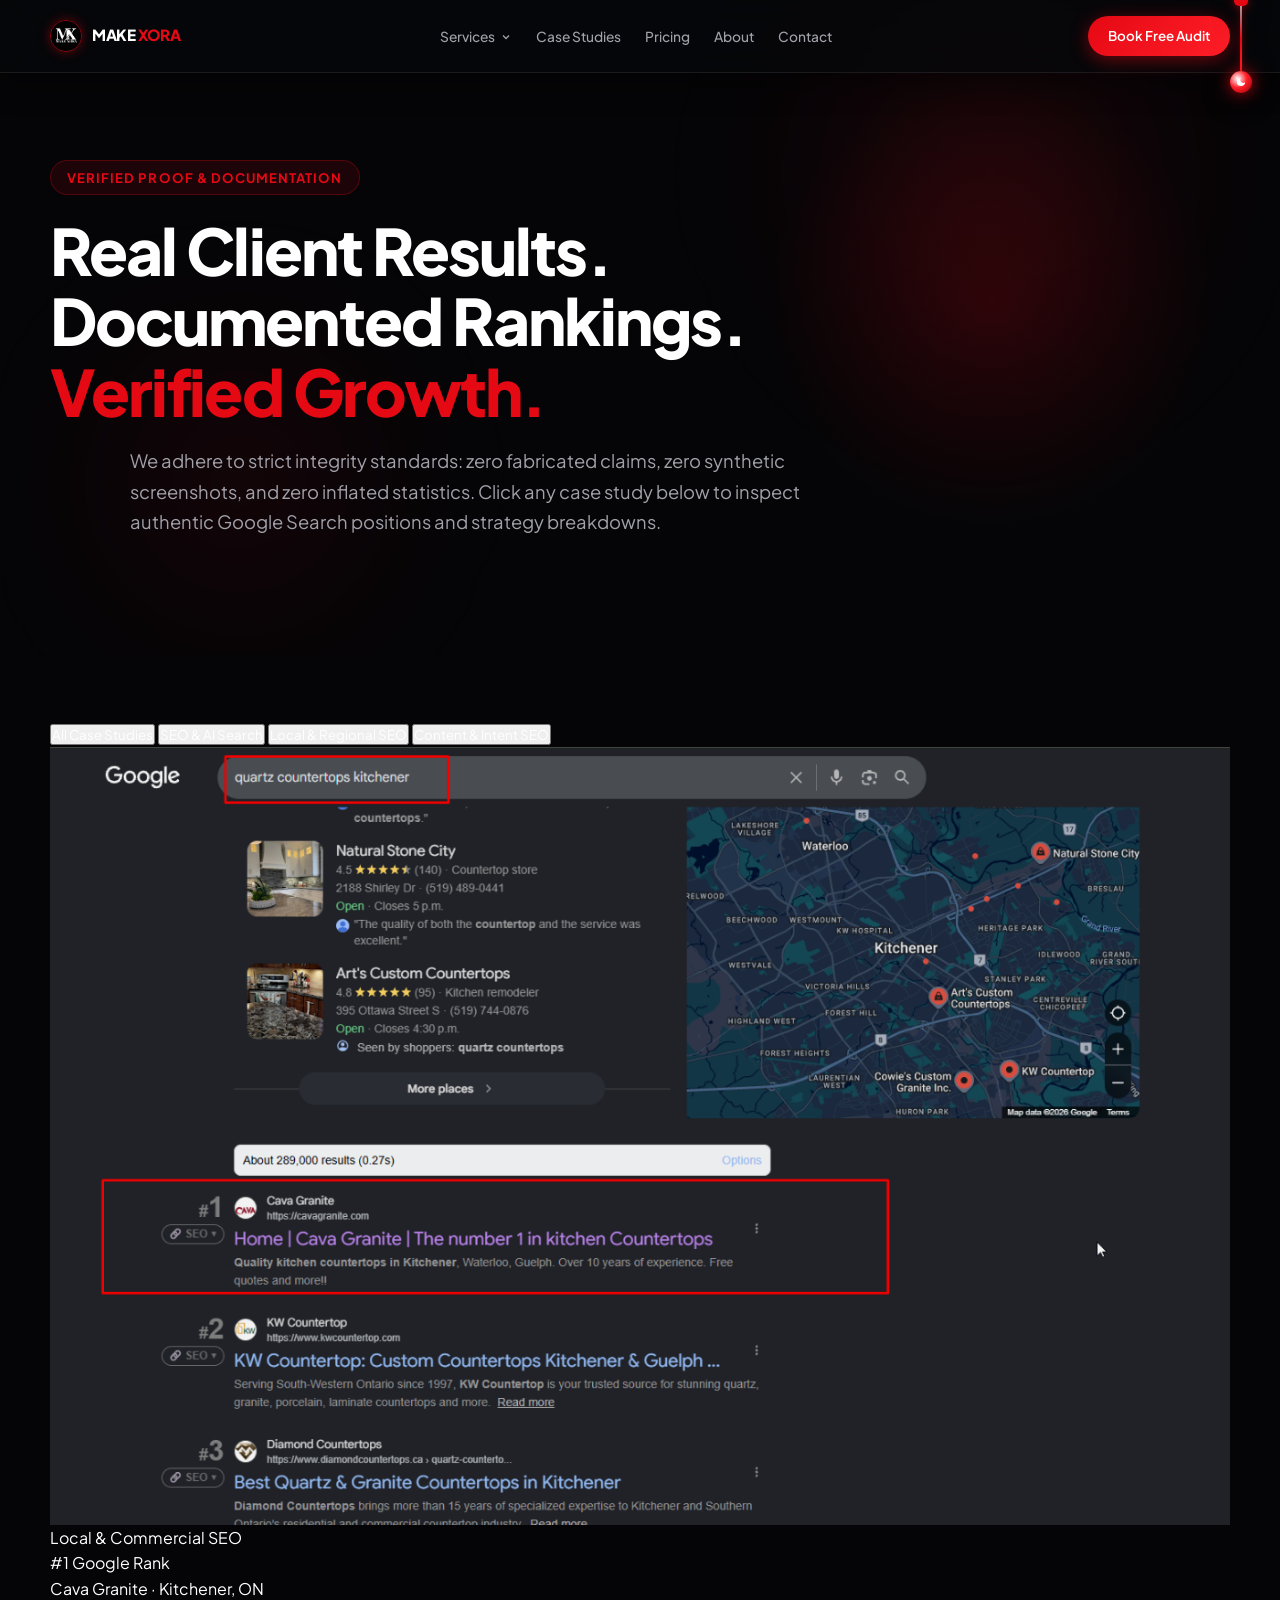
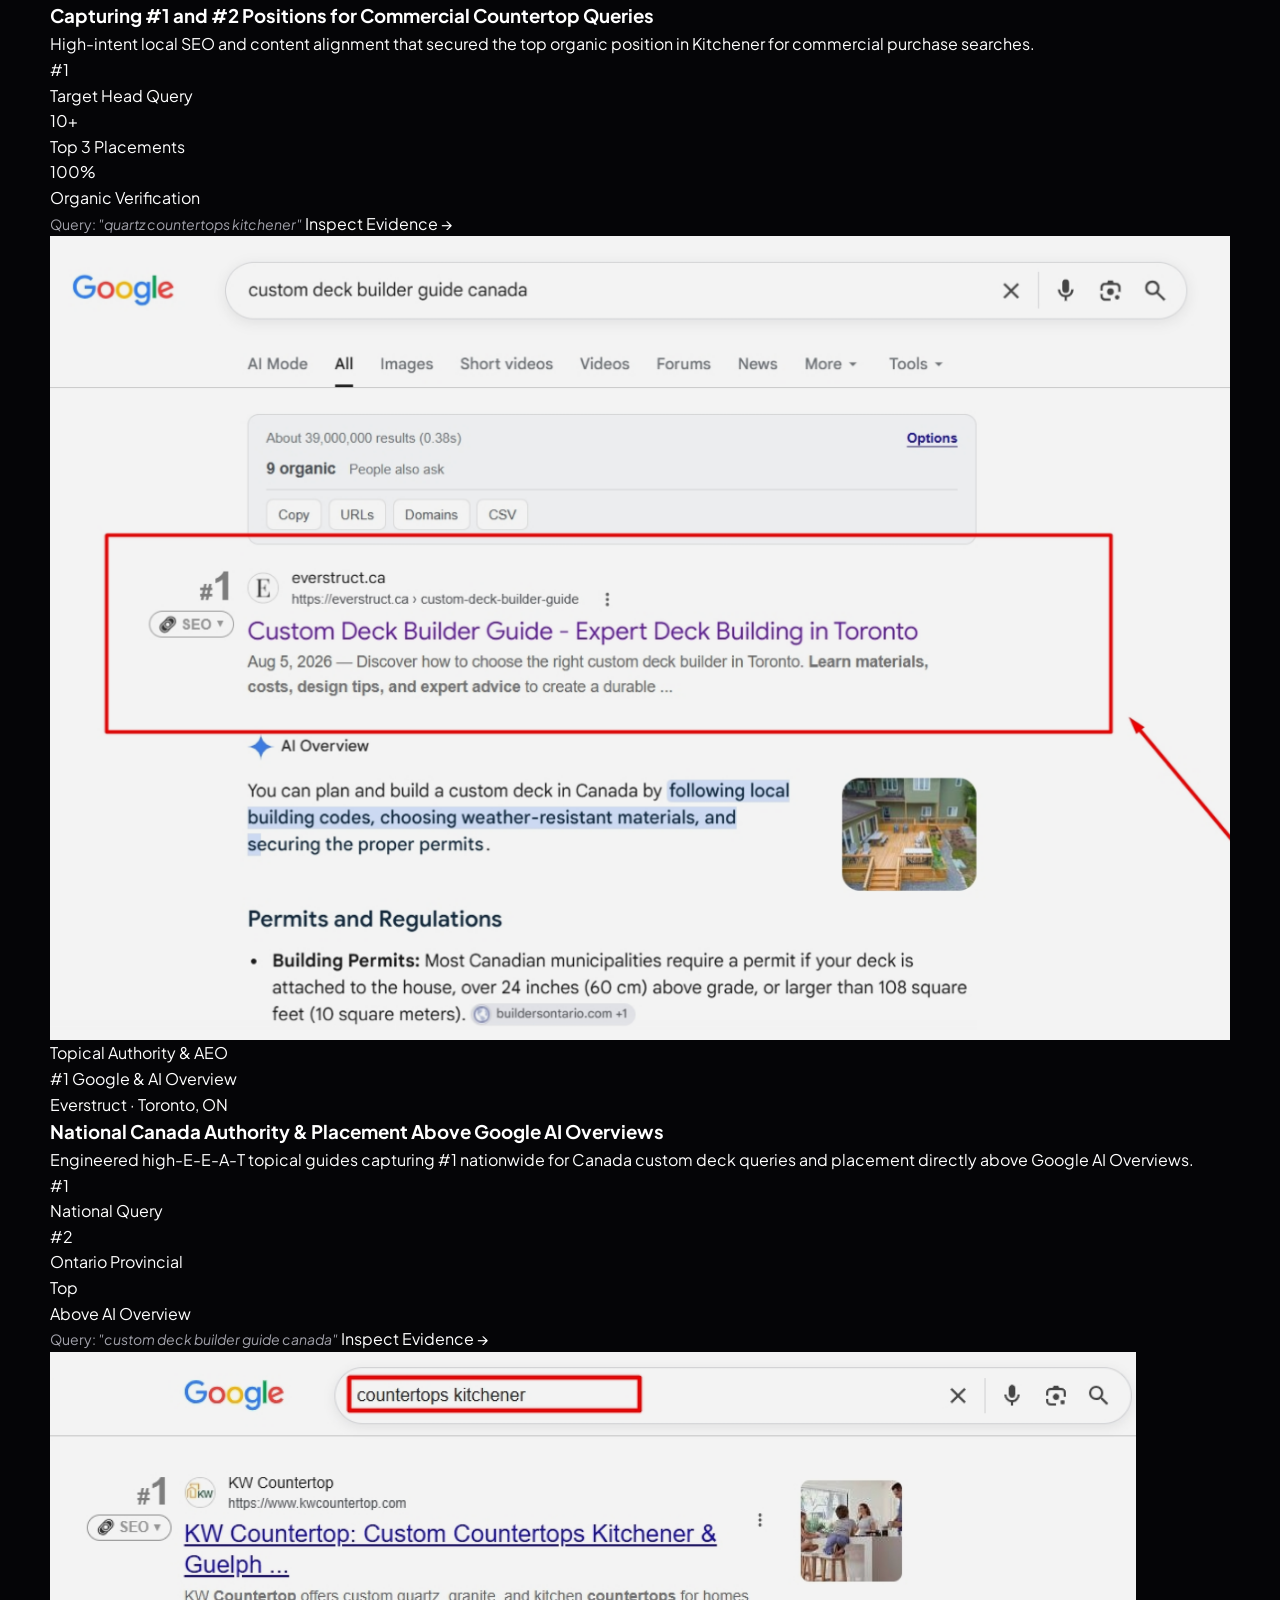
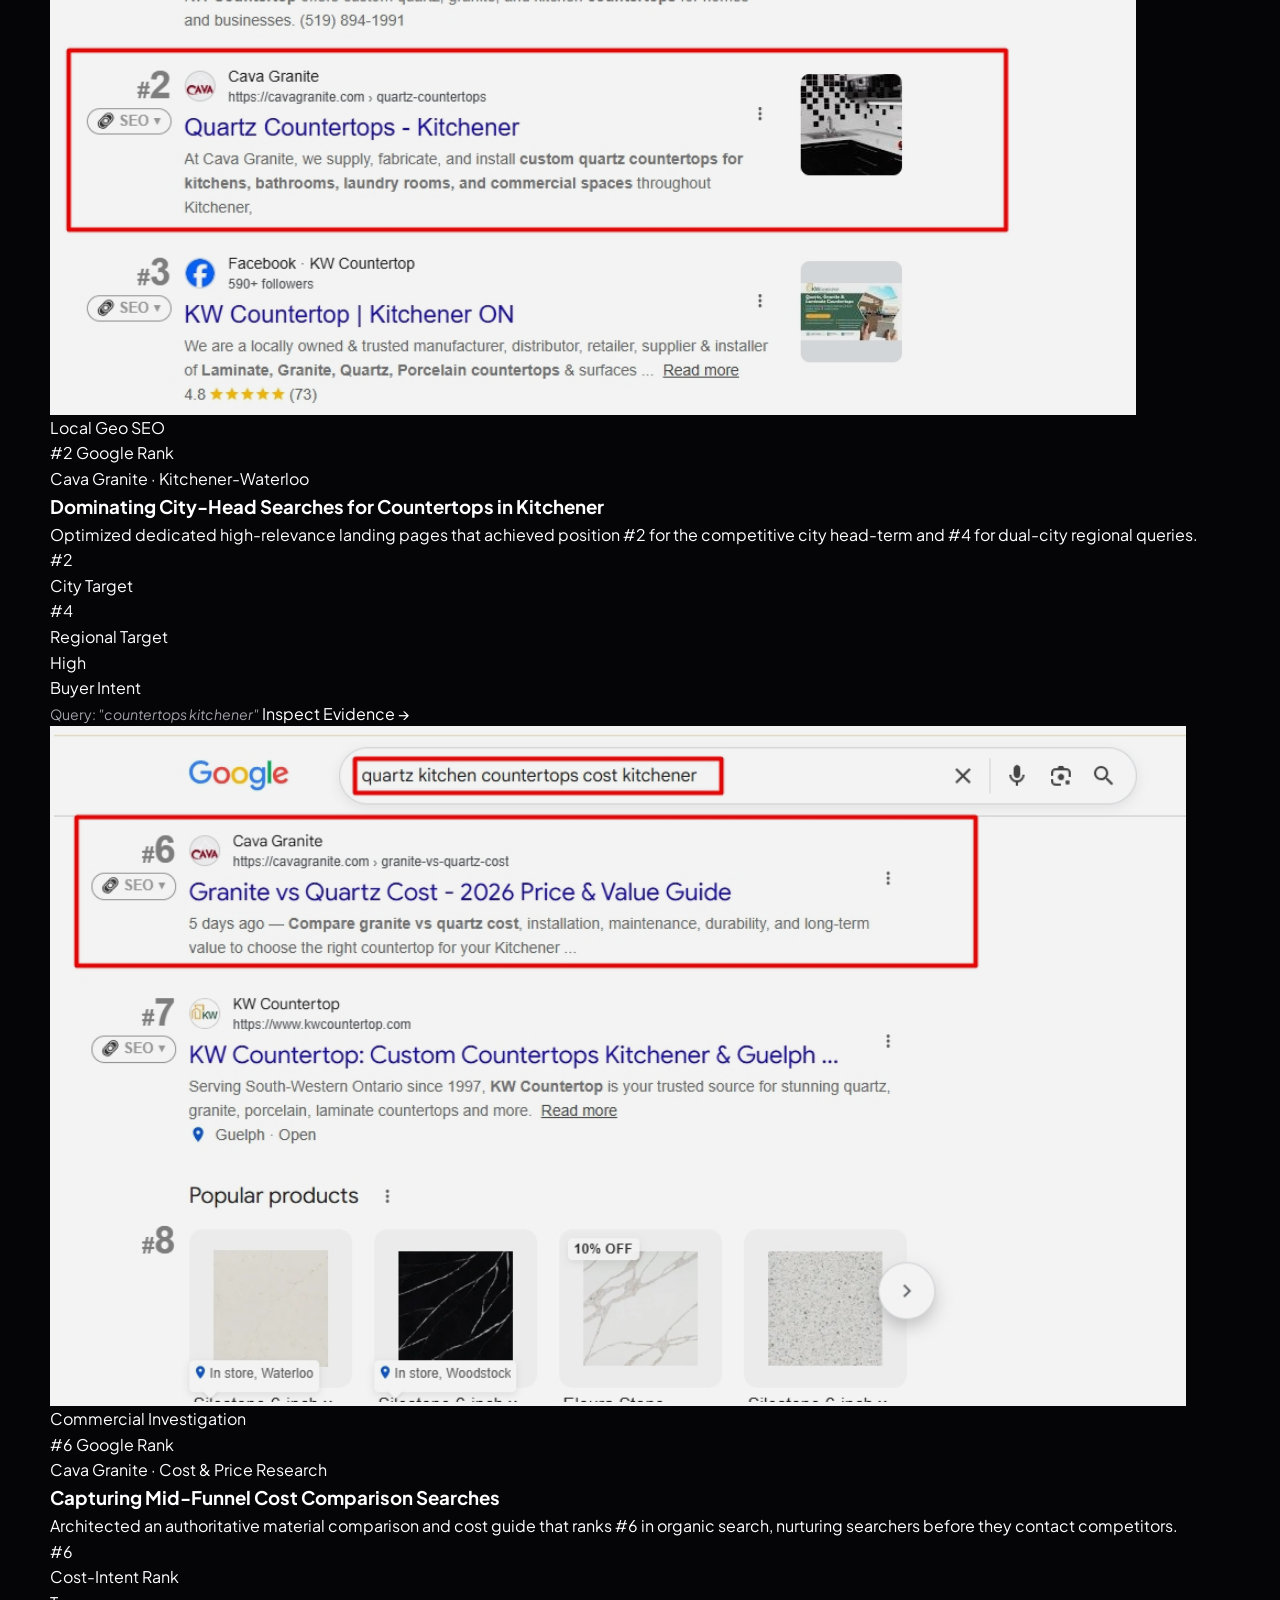
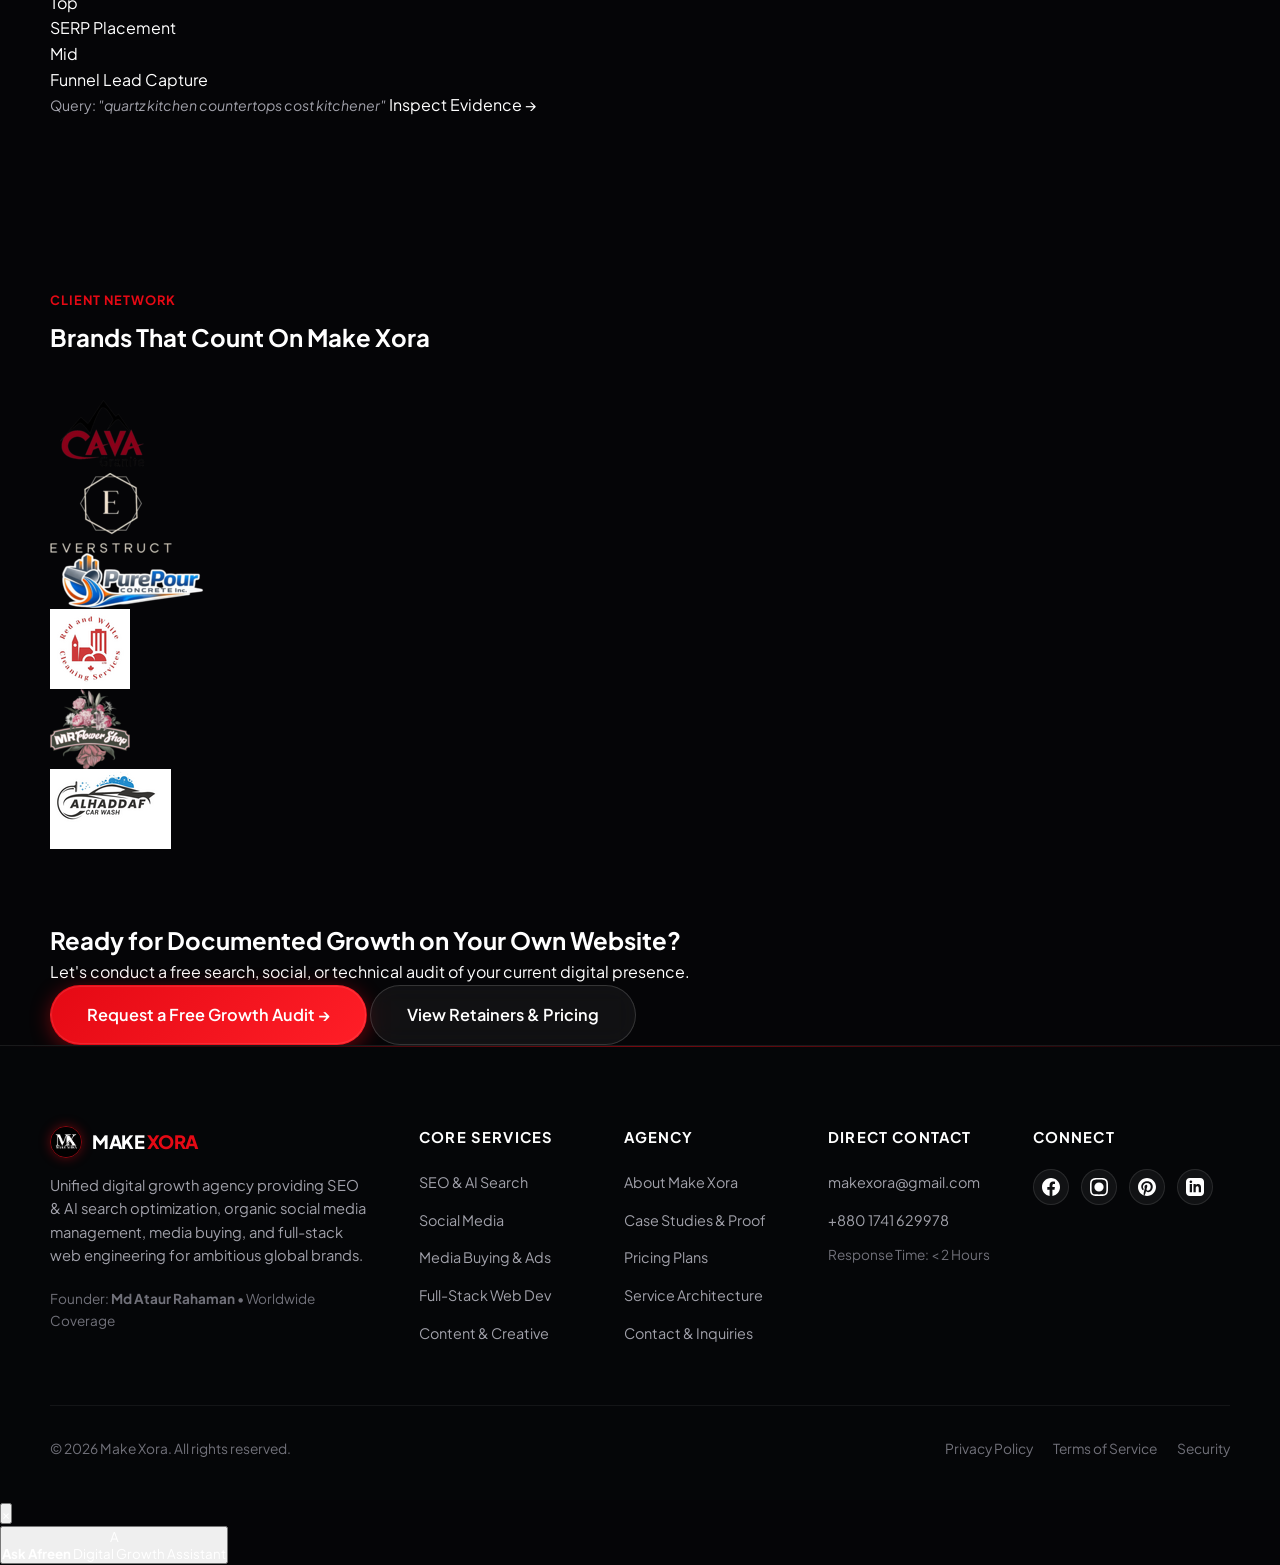
<file: portfolio.html>
<!DOCTYPE html>
<html lang="en">
<head>
  <meta charset="UTF-8">
  <meta name="viewport" content="width=device-width, initial-scale=1.0">
  <title>Portfolio &amp; Case Studies — Make Xora</title>
  <meta name="description" content="Explore verified client case studies, documented #1 Google organic rankings, and placement above Google AI Overviews. Authentic results from Make Xora engagements.">
  <link rel="canonical" href="https://makexora.com/portfolio.html">

  <meta property="og:title" content="Portfolio &amp; Case Studies — Make Xora">
  <meta property="og:description" content="Real rankings, documented growth, and verified case studies from Make Xora clients.">
  <meta property="og:image" content="assets/brand/makexora-nav-logo.png">

  <!-- Theme Script -->
  <script>
    (function() {
      try {
        var saved = localStorage.getItem('makexora-theme');
        if (saved === 'light') {
          document.documentElement.setAttribute('data-theme', 'light');
        } else {
          document.documentElement.setAttribute('data-theme', 'dark');
        }
      } catch (e) {}
    })();
  </script>

  <link rel="stylesheet" href="assets/css/main.css">
  <link rel="stylesheet" href="assets/css/redesign.css?v=3.1.0">
</head>
<body>
  <!-- ==========================================================================
       FLOATING MINI ROPE WITH LITTLE BALL THEME TOGGLE (LIGHT & DARK MODE)
       ========================================================================== -->
  <div class="theme-cord-wrapper" id="themeCord" aria-label="Toggle light and dark mode" role="button" tabindex="0" title="Pull or click cord to toggle Light / Dark Mode">
    <div class="theme-cord-mount"></div>
    <div class="theme-cord-line" id="themeCordLine"></div>
    <div class="theme-cord-ball" id="themeCordBall">
      <div class="theme-cord-icon theme-cord-icon-moon">
        <svg width="12" height="12" viewBox="0 0 24 24" fill="currentColor"><path d="M21 12.79A9 9 0 1 1 11.21 3 7 7 0 0 0 21 12.79z"/></svg>
      </div>
      <div class="theme-cord-icon theme-cord-icon-sun">
        <svg width="12" height="12" viewBox="0 0 24 24" fill="none" stroke="currentColor" stroke-width="2.5"><circle cx="12" cy="12" r="5"/><path d="M12 1v2M12 21v2M4.22 4.22l1.42 1.42M18.36 18.36l1.42 1.42M1 12h2M21 12h2M4.22 19.78l1.42-1.42M18.36 5.64l1.42-1.42"/></svg>
      </div>
    </div>
    <div class="theme-cord-tooltip" id="themeCordTooltip">Pull Cord</div>
  </div>


    <!-- ==========================================================================
       FLOATING PILL NAVBAR
       ========================================================================== -->
  <div class="floating-nav-wrapper">
    <nav class="floating-nav-pill" aria-label="Primary Navigation">
      <a href="index.html" class="nav-brand-badge" aria-label="Make Xora Home">
        <img src="assets/brand/makexora-nav-logo.png" alt="Make Xora Logo" class="nav-brand-logo-img">
        <span class="nav-brand-text">MAKE <span class="text-red">XORA</span></span>
      </a>

      <ul class="nav-pill-links">
        <li class="nav-pill-dropdown">
          <a href="services.html" class="nav-pill-link">
            Services
            <svg width="12" height="12" viewBox="0 0 24 24" fill="none" stroke="currentColor" stroke-width="2.5"><path d="M6 9l6 6 6-6"/></svg>
          </a>
          <div class="nav-pill-dropdown-menu">
            <a href="services/seo-ai-search.html" class="dropdown-link-item">
              <span class="dropdown-link-icon">
                <svg width="14" height="14" viewBox="0 0 24 24" fill="none" stroke="currentColor" stroke-width="2"><circle cx="11" cy="11" r="8"/><path d="m21 21-4.3-4.3"/></svg>
              </span>
              <span>SEO &amp; AI Search</span>
            </a>
            <a href="services/social-media.html" class="dropdown-link-item">
              <span class="dropdown-link-icon">
                <svg width="14" height="14" viewBox="0 0 24 24" fill="none" stroke="currentColor" stroke-width="2"><path d="M18 2h-3a5 5 0 0 0-5 5v3H7v4h3v8h4v-8h3l1-4h-4V7a1 1 0 0 1 1-1h3z"/></svg>
              </span>
              <span>Social Media Management</span>
            </a>
            <a href="services/paid-advertising.html" class="dropdown-link-item">
              <span class="dropdown-link-icon">
                <svg width="14" height="14" viewBox="0 0 24 24" fill="none" stroke="currentColor" stroke-width="2"><path d="M12 2v20M17 5H9.5a3.5 3.5 0 0 0 0 7h5a3.5 3.5 0 0 1 0 7H6"/></svg>
              </span>
              <span>Media Buying &amp; Ads</span>
            </a>
            <a href="services/web-development.html" class="dropdown-link-item">
              <span class="dropdown-link-icon">
                <svg width="14" height="14" viewBox="0 0 24 24" fill="none" stroke="currentColor" stroke-width="2"><polyline points="16 18 22 12 16 6"/><polyline points="8 6 2 12 8 18"/></svg>
              </span>
              <span>Full-Stack Web Dev</span>
            </a>
            <a href="services/content-strategy.html" class="dropdown-link-item">
              <span class="dropdown-link-icon">
                <svg width="14" height="14" viewBox="0 0 24 24" fill="none" stroke="currentColor" stroke-width="2"><path d="M14 2H6a2 2 0 0 0-2 2v16a2 2 0 0 0 2 2h12a2 2 0 0 0 2-2V8z"/><polyline points="14 2 14 8 20 8"/></svg>
              </span>
              <span>Content &amp; Creative</span>
            </a>
          </div>
        </li>
        <li><a href="portfolio.html" class="nav-pill-link">Case Studies</a></li>
        <li><a href="pricing.html" class="nav-pill-link">Pricing</a></li>
        <li><a href="about.html" class="nav-pill-link">About</a></li>
        <li><a href="contact.html" class="nav-pill-link">Contact</a></li>
      </ul>

      <a href="contact.html" class="nav-pill-cta">Book Free Audit</a>

      <button class="nav-mobile-btn" aria-label="Open mobile navigation">
        <svg width="22" height="22" viewBox="0 0 24 24" fill="none" stroke="currentColor" stroke-width="2"><line x1="3" y1="12" x2="21" y2="12"/><line x1="3" y1="6" x2="21" y2="6"/><line x1="3" y1="18" x2="21" y2="18"/></svg>
      </button>
    </nav>
  </div>

  <!-- Mobile Drawer -->
  <div class="mobile-drawer" id="mobileDrawer" style="position: fixed; top: 0; right: -100%; width: 300px; height: 100vh; background: #0c0d12; border-left: 1px solid rgba(255,255,255,0.1); padding: 32px 24px; z-index: 1001; transition: right 0.35s ease;">
    <div style="display: flex; justify-content: space-between; align-items: center; margin-bottom: 32px;">
      <span style="font-weight: 800; font-size: 1.1rem;">MAKE <span class="text-red">XORA</span></span>
      <button id="drawerClose" style="background: none; border: none; color: #fff; font-size: 1.6rem; cursor: pointer;">&times;</button>
    </div>
    <div style="display: flex; flex-direction: column; gap: 18px; font-size: 1rem;">
      <a href="index.html">Home</a>
      <a href="services.html">All Services</a>
      <a href="portfolio.html">Case Studies</a>
      <a href="pricing.html">Pricing Plans</a>
      <a href="about.html">About Agency</a>
      <a href="contact.html">Contact Us</a>
    </div>
    <div style="margin-top: 40px;">
      <a href="contact.html" class="btn btn-primary" style="width: 100%;">Book Free Audit</a>
    </div>
  </div>

  <main>
    <!-- HERO -->
    <section class="hero relative overflow-hidden">
      <div class="hero-orb hero-orb-1"></div>
      <div class="hero-orb hero-orb-2"></div>
      <div class="hero-orb hero-orb-3"></div>
      <div class="hero-red-glow" style="position: absolute; width: 450px; height: 450px; background: radial-gradient(circle, rgba(229,9,20,0.14) 0%, transparent 70%); top: 12%; right: 5%; border-radius: 50%; pointer-events: none; z-index: 1;"></div>
      <div class="container relative z-2">
        <div class="hero-content">
          <div class="hero-eyebrow">Verified Proof &amp; Documentation</div>
          <h1 class="hero-title">
            Real Client Results. Documented Rankings. <span class="text-red">Verified Growth.</span>
          </h1>
          <p class="hero-subtitle">
            We adhere to strict integrity standards: zero fabricated claims, zero synthetic screenshots, and zero inflated statistics. Click any case study below to inspect authentic Google Search positions and strategy breakdowns.
          </p>
        </div>
      </div>
    </section>

    <!-- CASE STUDIES SECTION -->
    <section style="padding: 64px 0 96px 0;">
      <div class="container">

        <!-- Category Filters -->
        <div class="portfolio-filter">
          <button type="button" class="filter-btn active" data-filter="all">All Case Studies</button>
          <button type="button" class="filter-btn" data-filter="seo">SEO &amp; AI Search</button>
          <button type="button" class="filter-btn" data-filter="local">Local &amp; Regional SEO</button>
          <button type="button" class="filter-btn" data-filter="content">Content &amp; Intent SEO</button>
        </div>

        <div class="case-studies-grid">

          <!-- Case 1: Cava Granite Head Terms -->
          <div class="case-card" data-category="seo" data-case-id="cs-001">
            <div class="case-card-img-wrap">
              <img src="assets/images/case-studies/cover-cs-001.png" alt="Cava Granite ranking #1 in Google">
              <div class="case-badge">Local &amp; Commercial SEO</div>
              <div class="case-ranking-pill">#1 Google Rank</div>
            </div>
            <div class="case-body">
              <div class="case-client">Cava Granite · Kitchener, ON</div>
              <h3 class="case-title">Capturing #1 and #2 Positions for Commercial Countertop Queries</h3>
              <p class="case-desc">
                High-intent local SEO and content alignment that secured the top organic position in Kitchener for commercial purchase searches.
              </p>
              <div class="case-metrics-grid">
                <div class="case-metric-item">
                  <div class="case-metric-val">#1</div>
                  <div class="case-metric-lbl">Target Head Query</div>
                </div>
                <div class="case-metric-item">
                  <div class="case-metric-val">10+</div>
                  <div class="case-metric-lbl">Top 3 Placements</div>
                </div>
                <div class="case-metric-item">
                  <div class="case-metric-val">100%</div>
                  <div class="case-metric-lbl">Organic Verification</div>
                </div>
              </div>
              <div class="case-footer">
                <span style="font-size: 0.88rem; color: var(--text-secondary);">Query: <em>"quartz countertops kitchener"</em></span>
                <span class="service-card-link">Inspect Evidence &rarr;</span>
              </div>
            </div>
          </div>

          <!-- Case 2: Everstruct National Authority & AI Overview -->
          <div class="case-card" data-category="seo" data-case-id="cs-002">
            <div class="case-card-img-wrap">
              <img src="assets/images/case-studies/cover-cs-002.png" alt="Everstruct #1 Google Rank above AI Overview">
              <div class="case-badge">Topical Authority &amp; AEO</div>
              <div class="case-ranking-pill">#1 Google &amp; AI Overview</div>
            </div>
            <div class="case-body">
              <div class="case-client">Everstruct · Toronto, ON</div>
              <h3 class="case-title">National Canada Authority &amp; Placement Above Google AI Overviews</h3>
              <p class="case-desc">
                Engineered high-E-E-A-T topical guides capturing #1 nationwide for Canada custom deck queries and placement directly above Google AI Overviews.
              </p>
              <div class="case-metrics-grid">
                <div class="case-metric-item">
                  <div class="case-metric-val">#1</div>
                  <div class="case-metric-lbl">National Query</div>
                </div>
                <div class="case-metric-item">
                  <div class="case-metric-val">#2</div>
                  <div class="case-metric-lbl">Ontario Provincial</div>
                </div>
                <div class="case-metric-item">
                  <div class="case-metric-val">Top</div>
                  <div class="case-metric-lbl">Above AI Overview</div>
                </div>
              </div>
              <div class="case-footer">
                <span style="font-size: 0.88rem; color: var(--text-secondary);">Query: <em>"custom deck builder guide canada"</em></span>
                <span class="service-card-link">Inspect Evidence &rarr;</span>
              </div>
            </div>
          </div>

          <!-- Case 3: Cava Granite Local Regional Search -->
          <div class="case-card" data-category="local" data-case-id="cs-003">
            <div class="case-card-img-wrap">
              <img src="assets/images/case-studies/cover-cs-003.png" alt="Cava Granite ranking #2 in Kitchener">
              <div class="case-badge">Local Geo SEO</div>
              <div class="case-ranking-pill">#2 Google Rank</div>
            </div>
            <div class="case-body">
              <div class="case-client">Cava Granite · Kitchener-Waterloo</div>
              <h3 class="case-title">Dominating City-Head Searches for Countertops in Kitchener</h3>
              <p class="case-desc">
                Optimized dedicated high-relevance landing pages that achieved position #2 for the competitive city head-term and #4 for dual-city regional queries.
              </p>
              <div class="case-metrics-grid">
                <div class="case-metric-item">
                  <div class="case-metric-val">#2</div>
                  <div class="case-metric-lbl">City Target</div>
                </div>
                <div class="case-metric-item">
                  <div class="case-metric-val">#4</div>
                  <div class="case-metric-lbl">Regional Target</div>
                </div>
                <div class="case-metric-item">
                  <div class="case-metric-val">High</div>
                  <div class="case-metric-lbl">Buyer Intent</div>
                </div>
              </div>
              <div class="case-footer">
                <span style="font-size: 0.88rem; color: var(--text-secondary);">Query: <em>"countertops kitchener"</em></span>
                <span class="service-card-link">Inspect Evidence &rarr;</span>
              </div>
            </div>
          </div>

          <!-- Case 4: Cava Granite Pricing Research Intent -->
          <div class="case-card" data-category="content" data-case-id="cs-004">
            <div class="case-card-img-wrap">
              <img src="assets/images/case-studies/cover-cs-005.png" alt="Cava Granite ranking #6 for cost query">
              <div class="case-badge">Commercial Investigation</div>
              <div class="case-ranking-pill">#6 Google Rank</div>
            </div>
            <div class="case-body">
              <div class="case-client">Cava Granite · Cost &amp; Price Research</div>
              <h3 class="case-title">Capturing Mid-Funnel Cost Comparison Searches</h3>
              <p class="case-desc">
                Architected an authoritative material comparison and cost guide that ranks #6 in organic search, nurturing searchers before they contact competitors.
              </p>
              <div class="case-metrics-grid">
                <div class="case-metric-item">
                  <div class="case-metric-val">#6</div>
                  <div class="case-metric-lbl">Cost-Intent Rank</div>
                </div>
                <div class="case-metric-item">
                  <div class="case-metric-val">Top</div>
                  <div class="case-metric-lbl">SERP Placement</div>
                </div>
                <div class="case-metric-item">
                  <div class="case-metric-val">Mid</div>
                  <div class="case-metric-lbl">Funnel Lead Capture</div>
                </div>
              </div>
              <div class="case-footer">
                <span style="font-size: 0.88rem; color: var(--text-secondary);">Query: <em>"quartz kitchen countertops cost kitchener"</em></span>
                <span class="service-card-link">Inspect Evidence &rarr;</span>
              </div>
            </div>
          </div>

        </div>
      </div>
    </section>

    <!-- CLIENT LOGOS SHOWCASE -->
    <section class="clients-section" style="padding: 72px 0;">
      <div class="container">
        <div class="section-header" style="margin-bottom: 36px;">
          <span class="section-eyebrow">Client Network</span>
          <h2 class="section-title">Brands That Count On Make Xora</h2>
        </div>
        <div class="clients-grid" style="gap: 48px;">
          <div class="client-logo-item"><img src="assets/images/clients/cava-granite.png" alt="CAVA Granite"></div>
          <div class="client-logo-item"><img src="assets/images/clients/everstruct.png" alt="Everstruct Construction"></div>
          <div class="client-logo-item"><img src="assets/images/clients/purepour-concrete.png" alt="PurePour Concrete Inc."></div>
          <div class="client-logo-item"><img src="assets/images/clients/red-and-white-cleaning.png" alt="Red and White Cleaning Services"></div>
          <div class="client-logo-item"><img src="assets/images/clients/mr-flower-shop.png" alt="MR Flower Shop"></div>
          <div class="client-logo-item"><img src="assets/images/clients/alhaddaf-car-wash.png" alt="Alhaddaf Car Wash"></div>
        </div>
      </div>
    </section>

    <!-- CTA BANNER -->
    <section class="cta-banner-section">
      <div class="container">
        <div class="cta-banner">
          <h2>Ready for Documented Growth on Your Own Website?</h2>
          <p>Let's conduct a free search, social, or technical audit of your current digital presence.</p>
          <div class="cta-banner-actions">
            <a href="contact.html" class="btn btn-primary btn-lg">Request a Free Growth Audit &rarr;</a>
            <a href="pricing.html" class="btn btn-secondary btn-lg">View Retainers &amp; Pricing</a>
          </div>
        </div>
      </div>
    </section>
  </main>

    <!-- ==========================================================================
       COSMIC STARDUST FOOTER
       ========================================================================== -->
  <footer class="cosmic-footer">
    <div class="footer-top-stardust"></div>
    <div class="container">
      <div class="footer-grid-cols">
        <div>
          <a href="index.html" class="nav-brand-badge" style="margin-bottom: 16px;">
            <img src="assets/brand/makexora-nav-logo.png" alt="Make Xora Logo" class="nav-brand-logo-img">
            <span class="nav-brand-text" style="font-size: 1.15rem;">MAKE <span class="text-red">XORA</span></span>
          </a>
          <p style="font-size: 0.92rem; color: #a1a1aa; line-height: 1.6; max-width: 320px; margin-bottom: 20px;">
            Unified digital growth agency providing SEO &amp; AI search optimization, organic social media management, media buying, and full-stack web engineering for ambitious global brands.
          </p>
          <div style="font-size: 0.85rem; color: #71717a;">
            Founder: <strong>Md Ataur Rahaman</strong> &bull; Worldwide Coverage
          </div>
        </div>

        <div>
          <div class="footer-col-title">Core Services</div>
          <ul class="footer-col-links">
            <li><a href="services/seo-ai-search.html" class="footer-col-link">SEO &amp; AI Search</a></li>
            <li><a href="services/social-media.html" class="footer-col-link">Social Media</a></li>
            <li><a href="services/paid-advertising.html" class="footer-col-link">Media Buying &amp; Ads</a></li>
            <li><a href="services/web-development.html" class="footer-col-link">Full-Stack Web Dev</a></li>
            <li><a href="services/content-strategy.html" class="footer-col-link">Content &amp; Creative</a></li>
          </ul>
        </div>

        <div>
          <div class="footer-col-title">Agency</div>
          <ul class="footer-col-links">
            <li><a href="about.html" class="footer-col-link">About Make Xora</a></li>
            <li><a href="portfolio.html" class="footer-col-link">Case Studies &amp; Proof</a></li>
            <li><a href="pricing.html" class="footer-col-link">Pricing Plans</a></li>
            <li><a href="services.html" class="footer-col-link">Service Architecture</a></li>
            <li><a href="contact.html" class="footer-col-link">Contact &amp; Inquiries</a></li>
          </ul>
        </div>

        <div>
          <div class="footer-col-title">Direct Contact</div>
          <ul class="footer-col-links">
            <li><a href="mailto:makexora@gmail.com" class="footer-col-link">makexora@gmail.com</a></li>
            <li><a href="https://wa.me/8801741629978" target="_blank" rel="noopener" class="footer-col-link">+880 1741 629978</a></li>
            <li style="font-size: 0.85rem; color: #71717a;">Response Time: &lt; 2 Hours</li>
          </ul>
        </div>

        <div>
          <div class="footer-col-title">Connect</div>
          <div class="footer-social-strip">
            <a href="https://facebook.com/makexora" target="_blank" rel="noopener" class="footer-social-icon" aria-label="Facebook">
              <svg width="18" height="18" viewBox="0 0 24 24" fill="currentColor"><path d="M24 12.073C24 5.405 18.627 0 12 0S0 5.405 0 12.073C0 18.1 4.388 23.094 10.125 24v-8.437H7.078v-3.49h3.047V9.41c0-3.025 1.792-4.697 4.533-4.697 1.312 0 2.686.236 2.686.236v2.97h-1.514c-1.491 0-1.956.93-1.956 1.885v2.268h3.328l-.532 3.49h-2.796V24C19.612 23.094 24 18.1 24 12.073z"/></svg>
            </a>
            <a href="https://instagram.com/makexora" target="_blank" rel="noopener" class="footer-social-icon" aria-label="Instagram">
              <svg width="18" height="18" viewBox="0 0 24 24" fill="currentColor"><path d="M12 2.163c3.204 0 3.584.012 4.85.07 3.252.148 4.771 1.691 4.919 4.919.058 1.265.069 1.645.069 4.849 0 3.205-.012 3.584-.069 4.849-.149 3.225-1.664 4.771-4.919 4.919-1.266.058-1.644.07-4.85.07-3.204 0-3.584-.012-4.849-.07-3.26-.149-4.771-1.699-4.919-4.92-.058-1.265-.07-1.644-.07-4.849 0-3.204.013-3.583.07-4.849.149-3.227 1.664-4.771 4.919-4.919 1.266-.057 1.645-.069 4.849-.069zM12 0C8.741 0 8.333.014 7.053.072 2.695.272.273 2.69.073 7.052.014 8.333 0 8.741 0 12c0 3.259.014 3.668.072 4.948.2 4.358 2.618 6.78 6.98 6.98C8.333 23.986 8.741 24 12 24c3.259 0 3.668-.014 4.948-.072 4.354-.2 6.782-2.618 6.979-6.98.059-1.28.073-1.689.073-4.948 0-3.259-.014-3.667-.072-4.947-.196-4.354-2.617-6.78-6.979-6.98C15.668.014 15.259 0 12 0zm0 5.838a6.162 6.162 0 100 12.324 6.162 6.162 0 000-12.324z"/></svg>
            </a>
            <a href="https://pinterest.com/makexora" target="_blank" rel="noopener" class="footer-social-icon" aria-label="Pinterest">
              <svg width="18" height="18" viewBox="0 0 24 24" fill="currentColor"><path d="M12 0C5.373 0 0 5.373 0 12c0 5.084 3.163 9.426 7.627 11.174-.105-.949-.2-2.405.042-3.441.218-.937 1.407-5.965 1.407-5.965s-.359-.719-.359-1.782c0-1.668.967-2.914 2.171-2.914 1.023 0 1.518.769 1.518 1.69 0 1.029-.655 2.568-.994 3.995-.283 1.194.599 2.169 1.777 2.169 2.133 0 3.772-2.249 3.772-5.495 0-2.873-2.064-4.882-5.012-4.882-3.414 0-5.418 2.561-5.418 5.207 0 1.031.397 2.138.893 2.738a.36.36 0 01.083.345l-.333 1.36c-.053.22-.174.267-.402.161-1.499-.698-2.436-2.889-2.436-4.649 0-3.785 2.75-7.262 7.929-7.262 4.163 0 7.398 2.967 7.398 6.931 0 4.136-2.607 7.464-6.227 7.464-1.216 0-2.359-.632-2.75-1.378l-.748 2.853c-.271 1.043-1.002 2.35-1.492 3.146C9.57 23.812 10.763 24 12 24c6.627 0 12-5.373 12-12S18.627 0 12 0z"/></svg>
            </a>
            <a href="https://linkedin.com/company/makexora" target="_blank" rel="noopener" class="footer-social-icon" aria-label="LinkedIn">
              <svg width="18" height="18" viewBox="0 0 24 24" fill="currentColor"><path d="M19 0h-14c-2.761 0-5 2.239-5 5v14c0 2.761 2.239 5 5 5h14c2.762 0 5-2.239 5-5v-14c0-2.761-2.238-5-5-5zm-11 19h-3v-11h3v11zm-1.5-12.268c-.966 0-1.75-.79-1.75-1.764s.784-1.764 1.75-1.764 1.75.79 1.75 1.764-.783 1.764-1.75 1.764zm13.5 12.268h-3v-5.604c0-3.368-4-3.113-4 0v5.604h-3v-11h3v1.765c1.396-2.586 7-2.777 7 2.476v6.759z"/></svg>
            </a>
          </div>
        </div>
      </div>

      <div class="footer-bottom-bar">
        <div>&copy; 2026 Make Xora. All rights reserved.</div>
        <div style="display: flex; gap: 20px;">
          <a href="#" style="color: #71717a;">Privacy Policy</a>
          <a href="#" style="color: #71717a;">Terms of Service</a>
          <a href="#" style="color: #71717a;">Security</a>
        </div>
      </div>
    </div>
  </footer>

  <script src="assets/js/main.js?v=3.1.0"></script>
  <script src="assets/js/portfolio.js"></script>
  <script src="assets/js/assistant.js"></script>
</body>
</html>
</file>
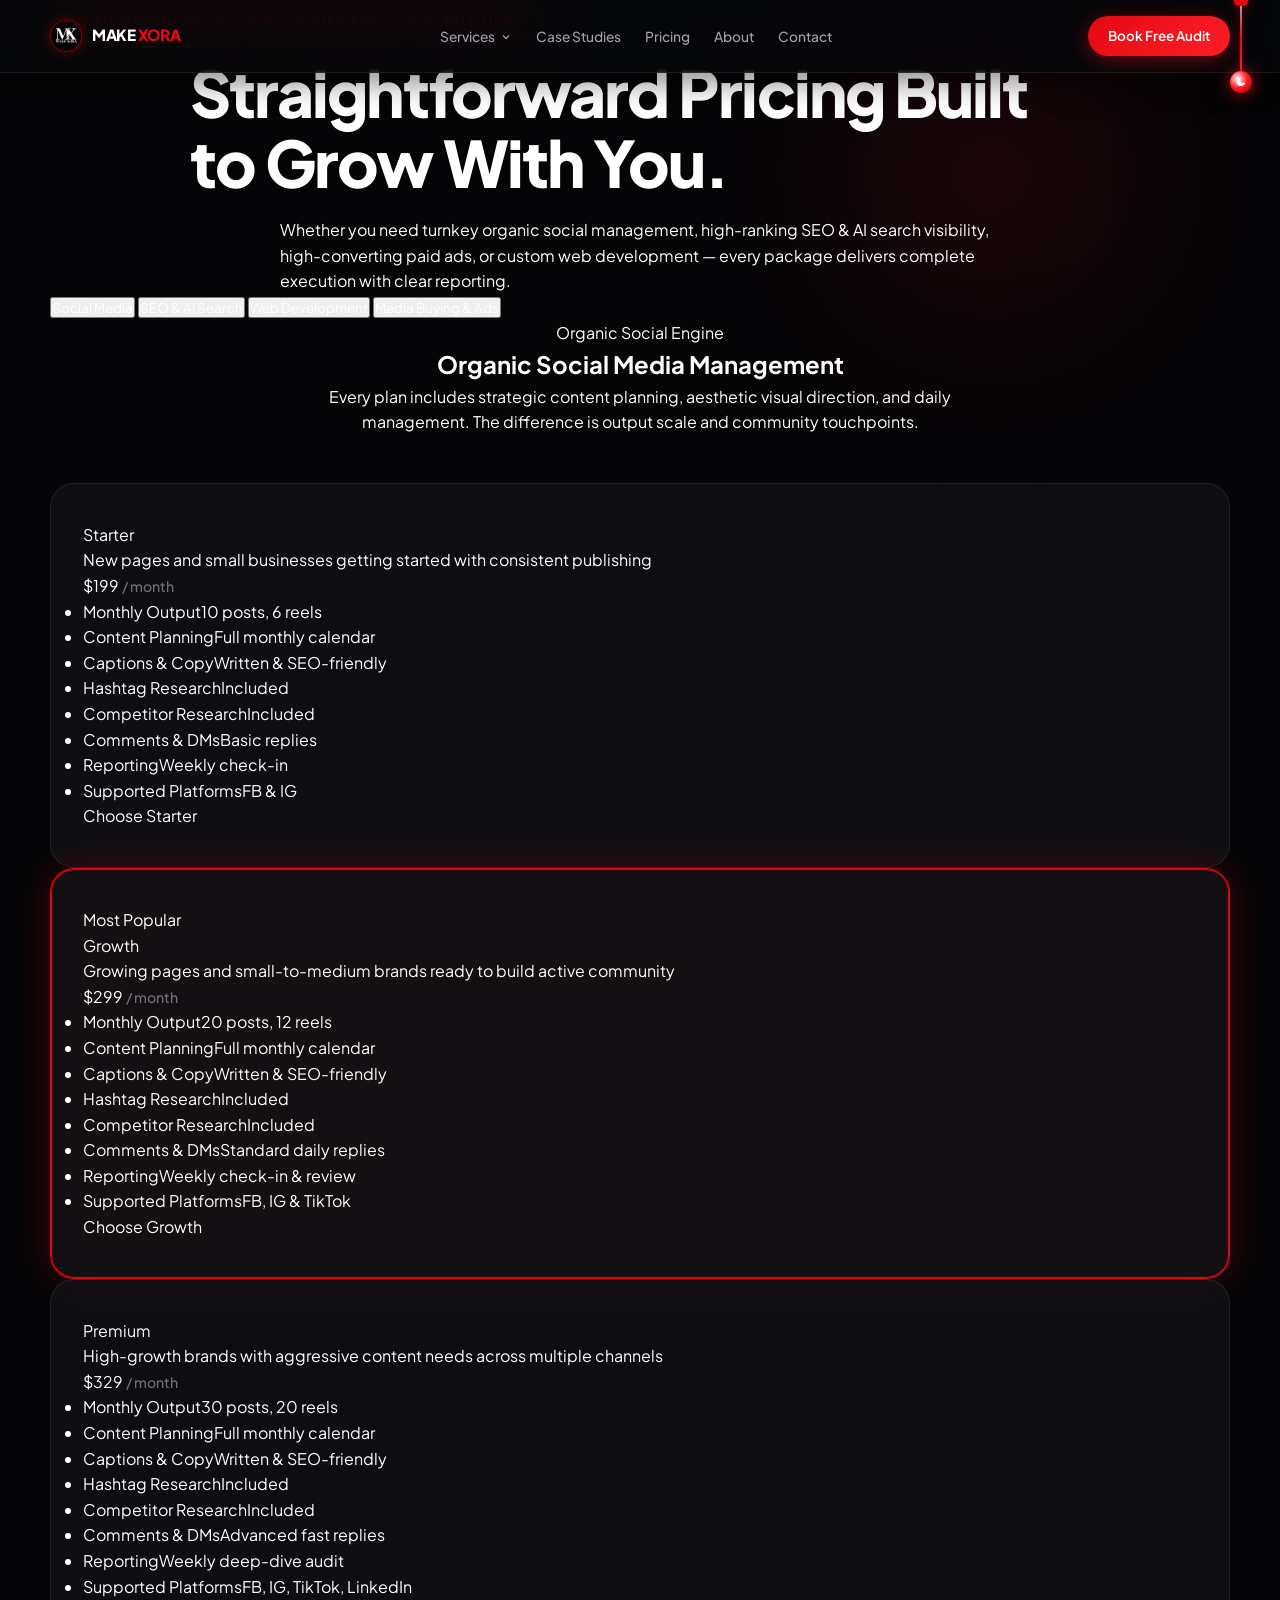
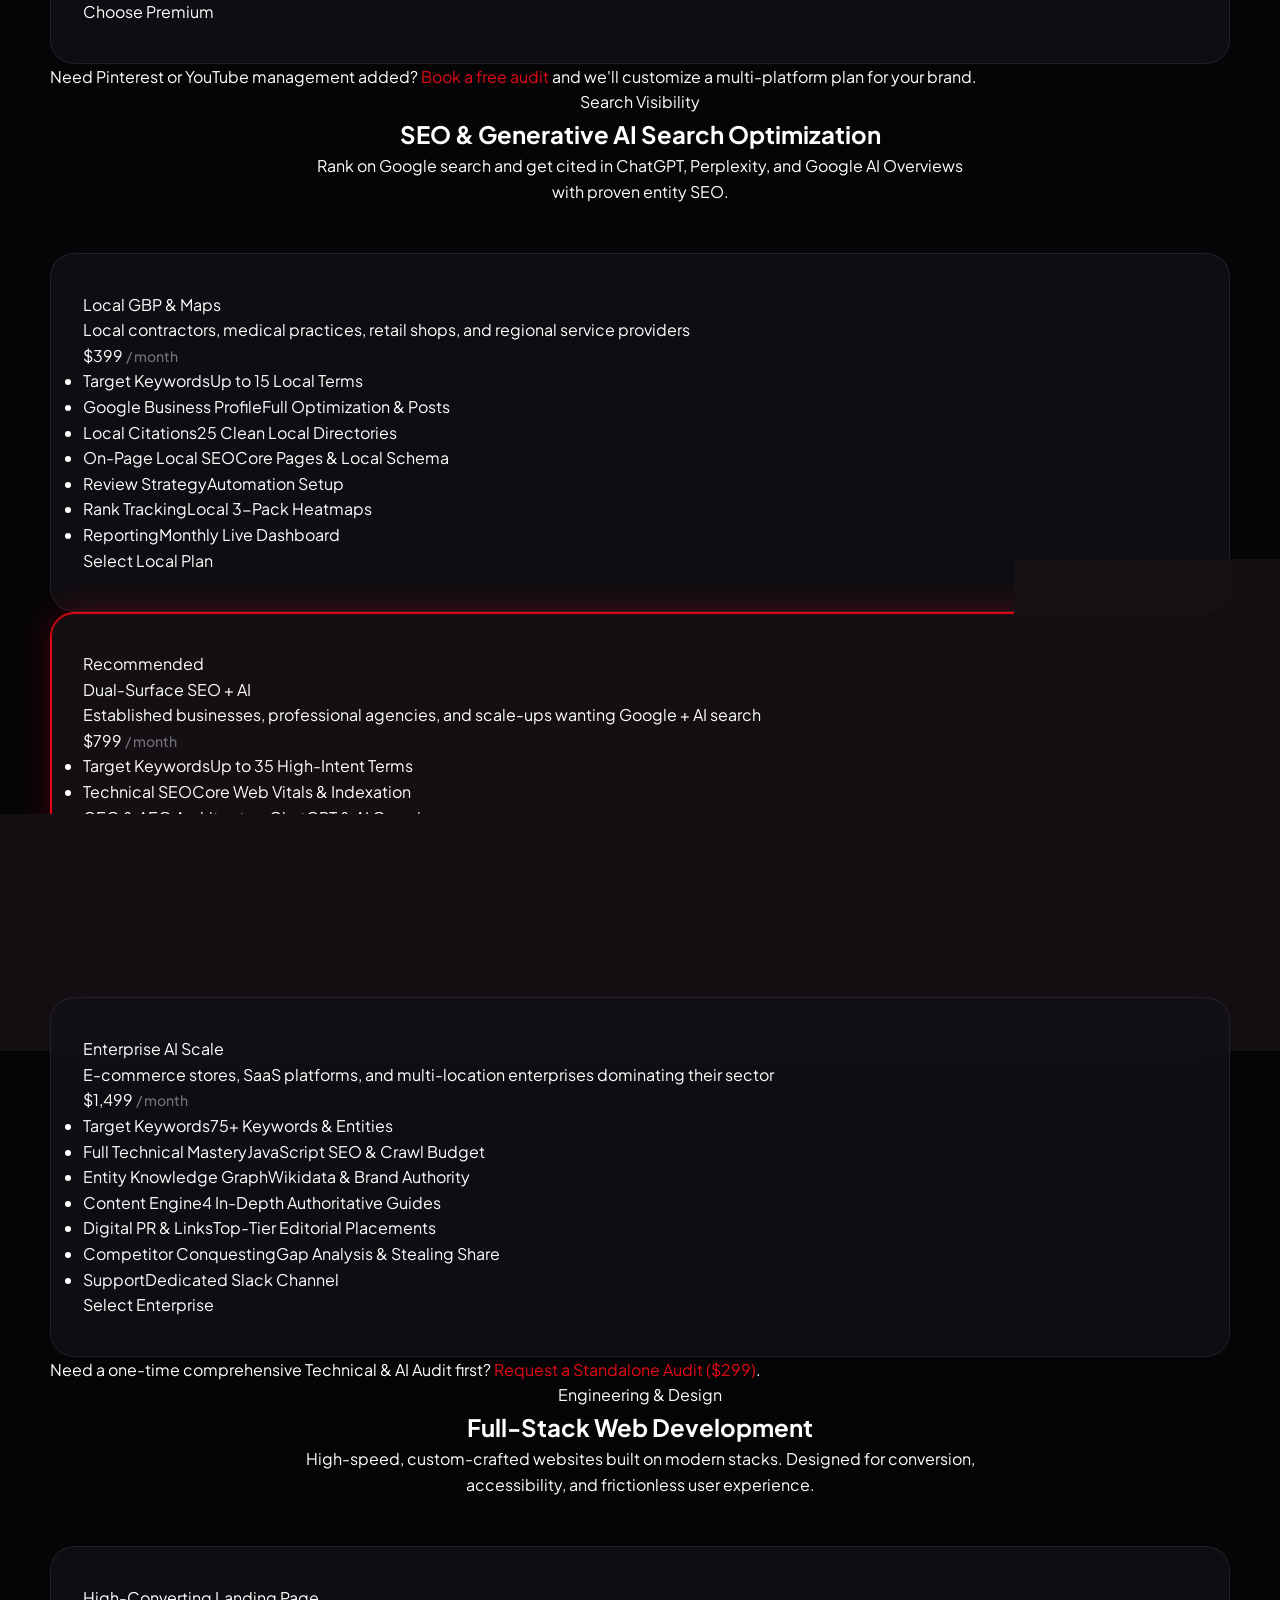
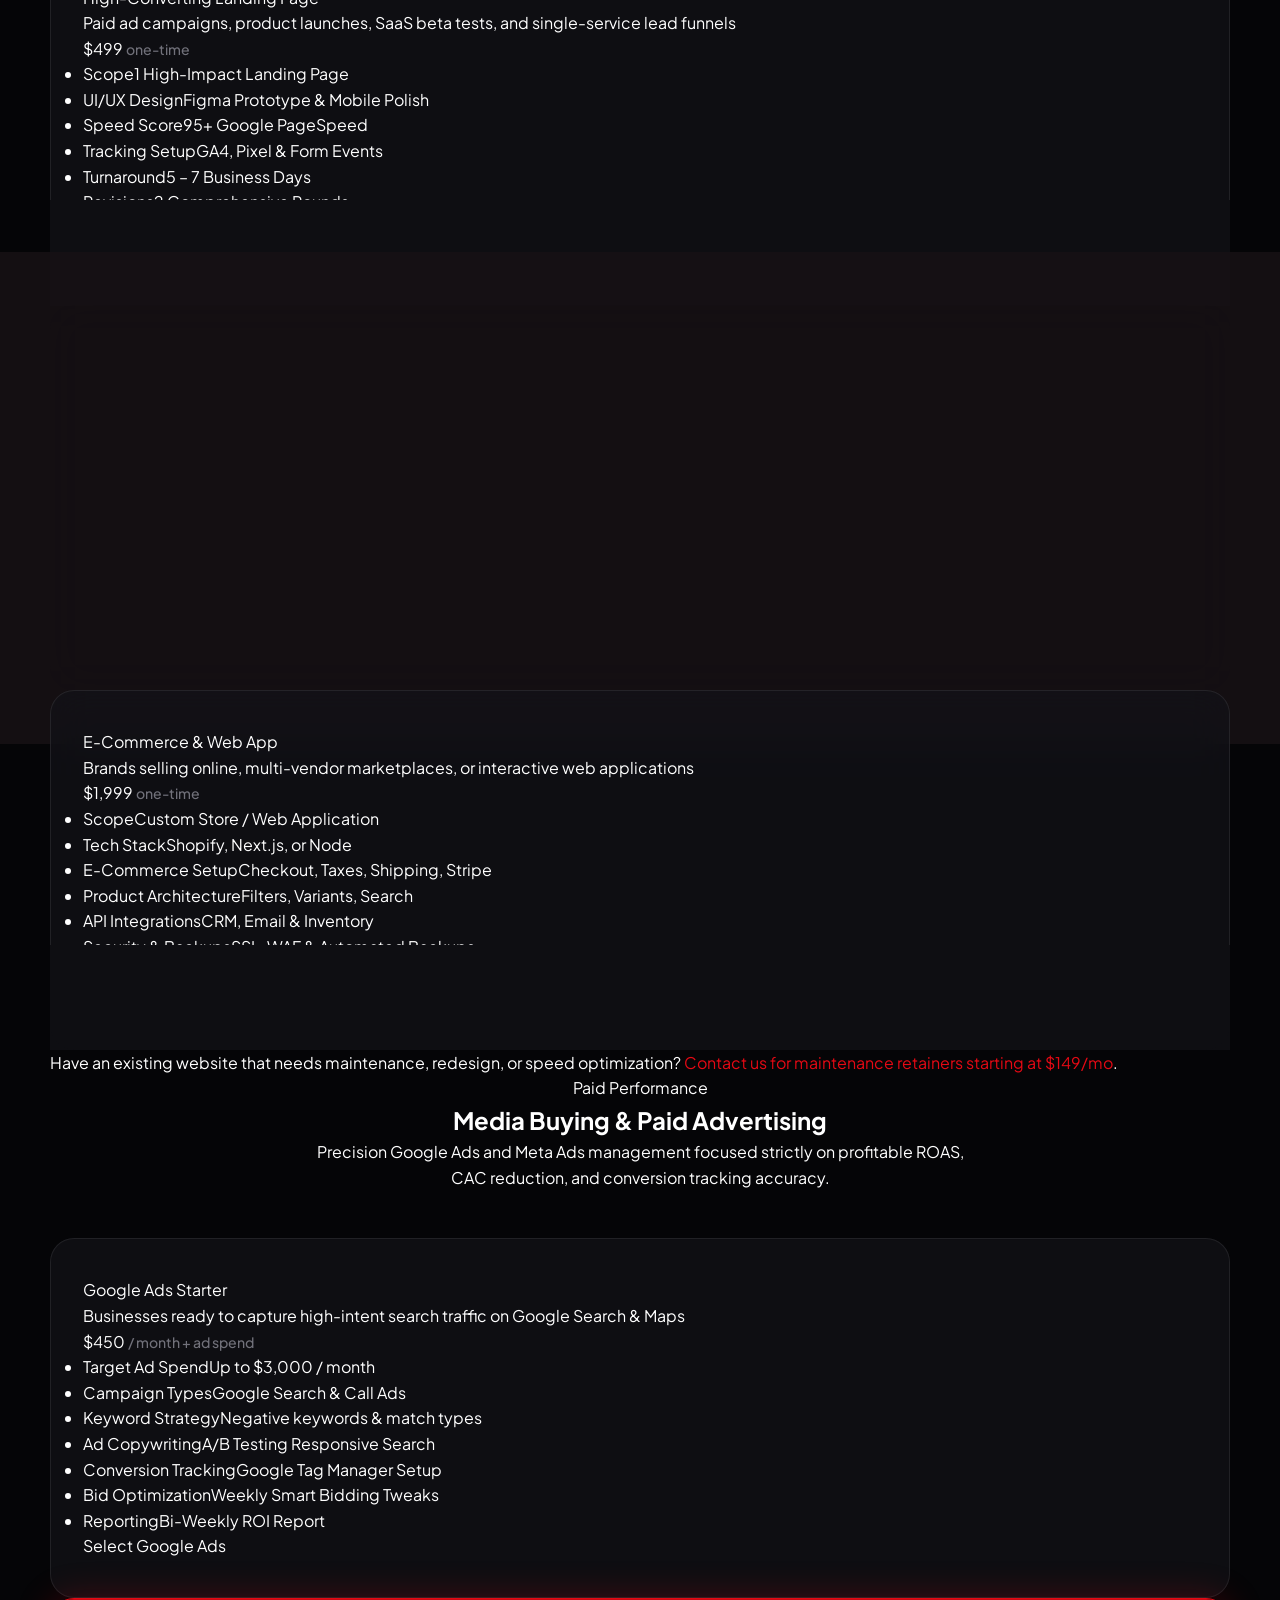
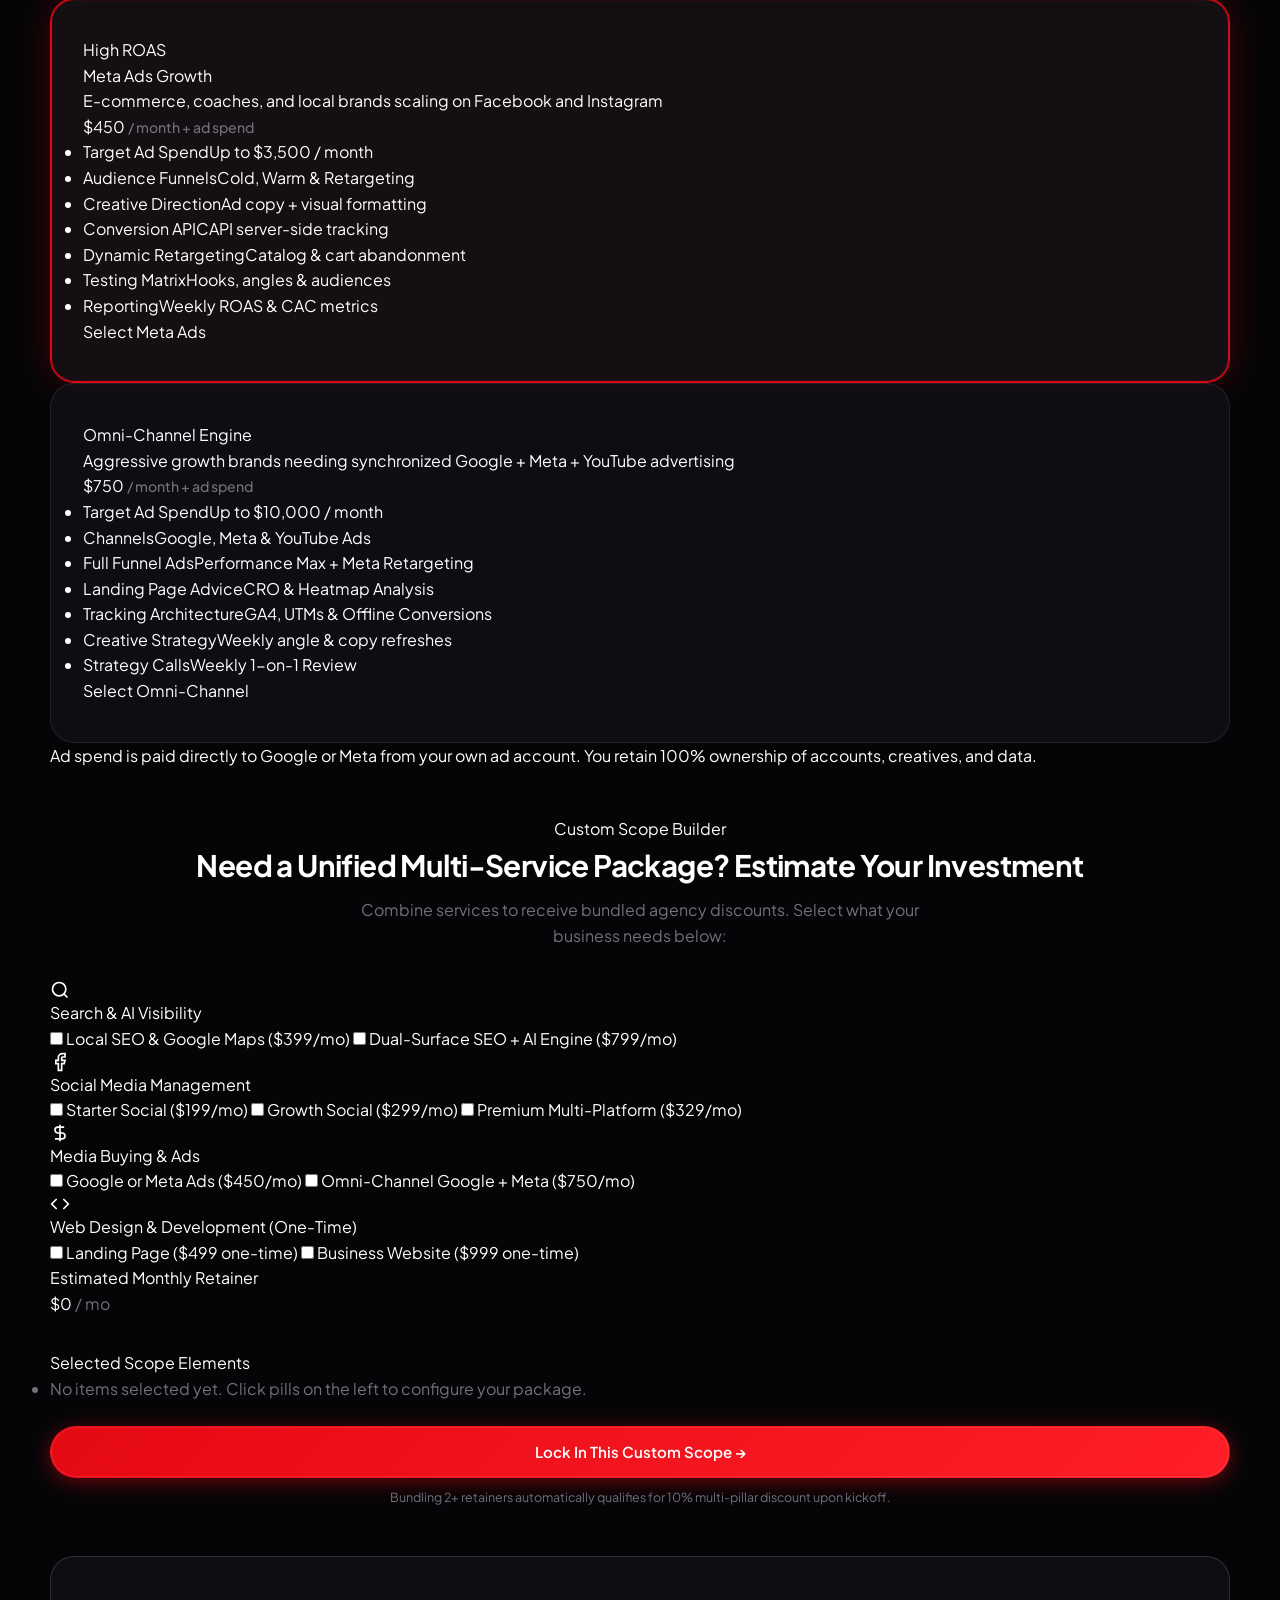
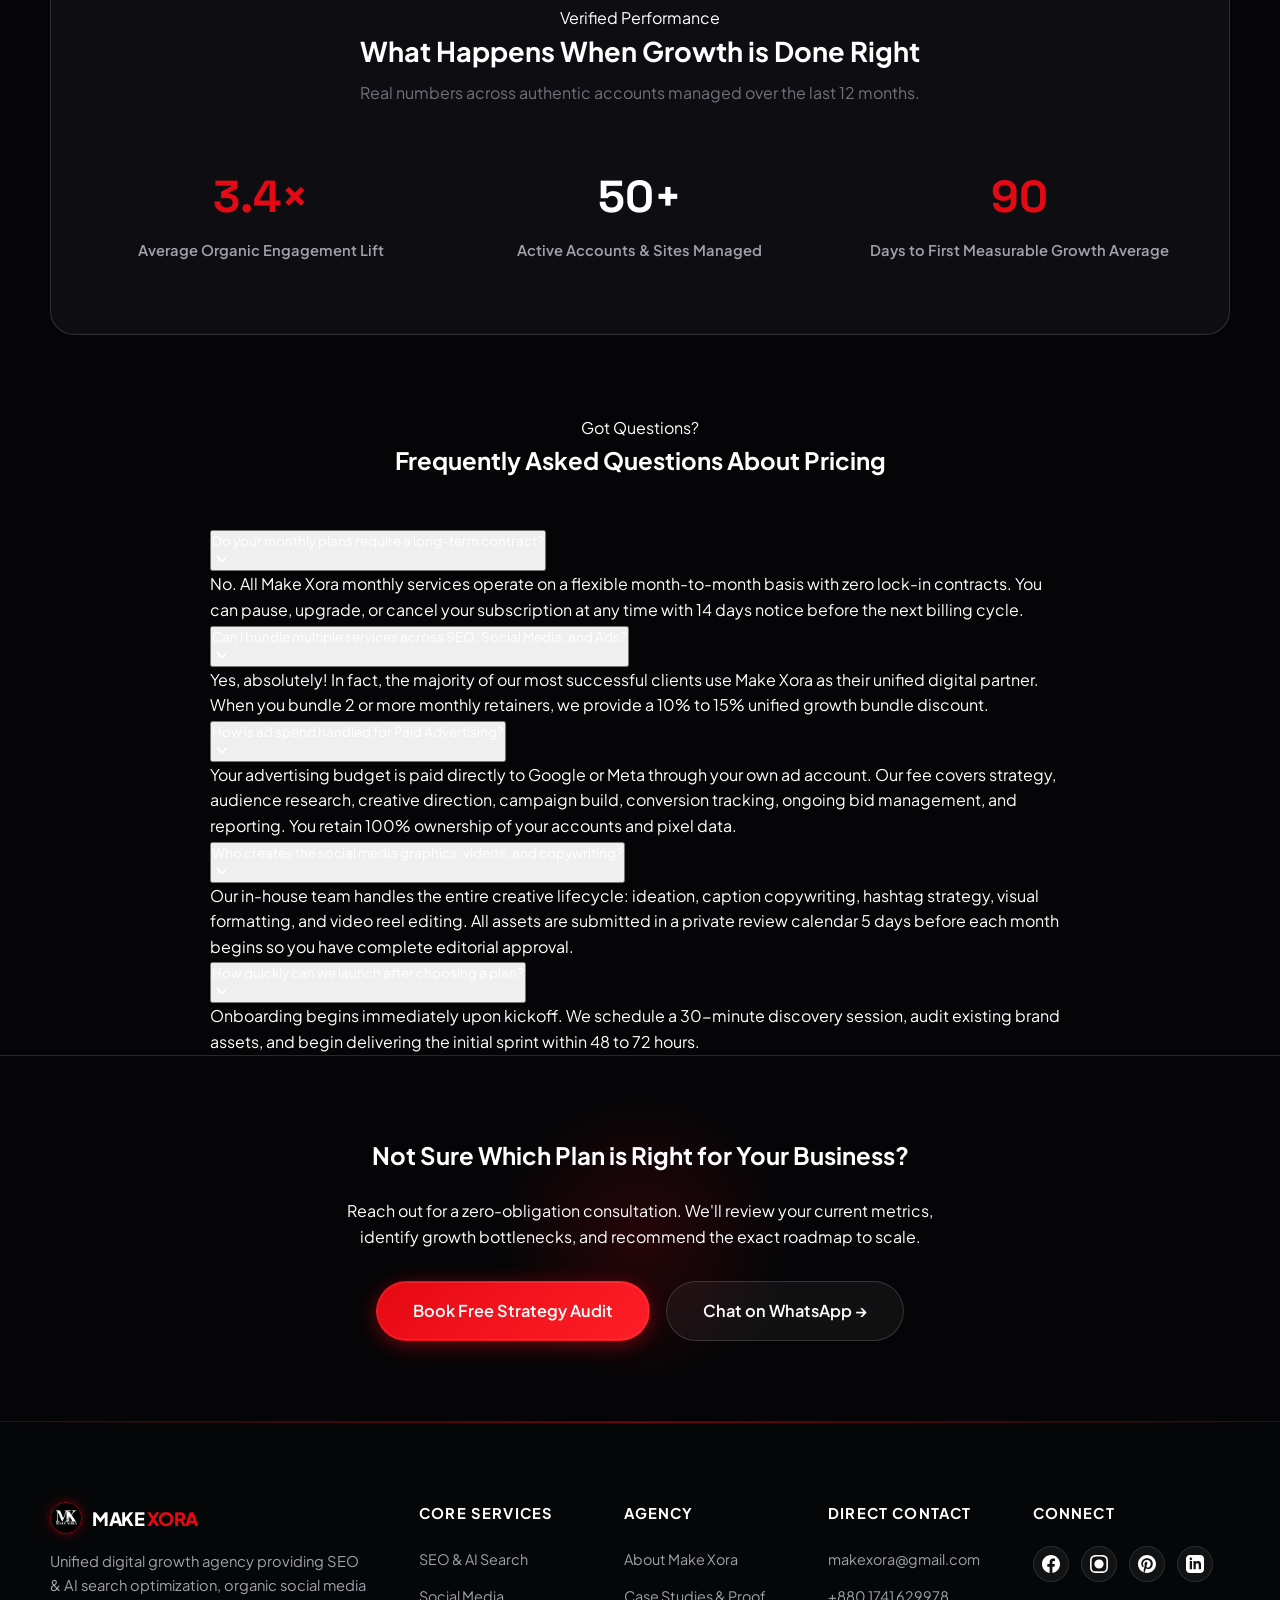
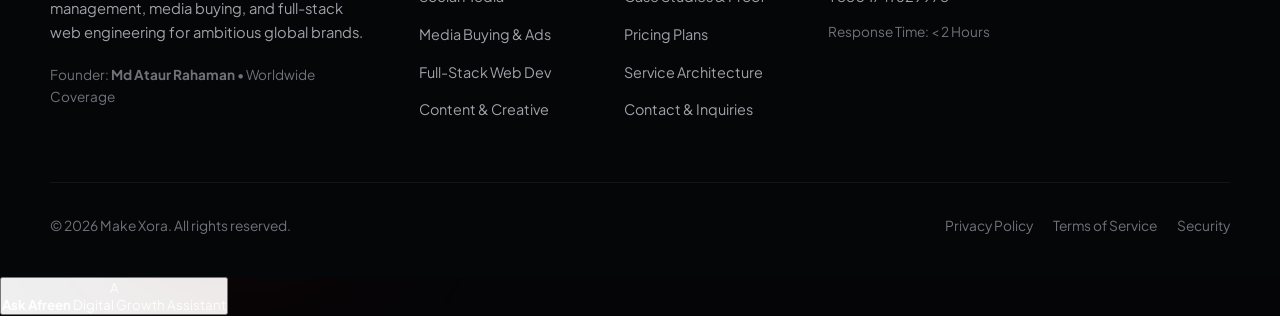
<file: pricing.html>
<!DOCTYPE html>
<html lang="en">
<head>
  <meta charset="UTF-8">
  <meta name="viewport" content="width=device-width, initial-scale=1.0">
  <title>Pricing & Packages — Make Xora | Unified Digital Growth Agency</title>
  <meta name="description" content="Transparent, predictable pricing for SEO, AI search visibility, social media management, Google & Meta ads, and full-stack web development. No lock-in contracts.">
  <meta name="keywords" content="digital agency pricing, social media management cost, SEO monthly packages, web development pricing, media buying fees, Make Xora pricing">

  <!-- Open Graph / Meta -->
  <meta property="og:type" content="website">
  <meta property="og:title" content="Make Xora Pricing — Transparent Digital Growth Packages">
  <meta property="og:description" content="Explore clear packages for social media, SEO, paid media, and web development. Built to grow with your business.">
  <meta property="og:image" content="assets/brand/makexora-nav-logo.png">

  <!-- Theme Preload Script -->
  <script>
    (function() {
      try {
        var savedTheme = localStorage.getItem('makexora_theme');
        if (savedTheme === 'dark') {
          document.documentElement.setAttribute('data-theme', 'dark');
        } else if (savedTheme === 'light') {
          document.documentElement.setAttribute('data-theme', 'light');
        } else {
          document.documentElement.setAttribute('data-theme', 'light');
        }
      } catch (e) {}
    })();
  </script>

  <!-- CSS -->
  <link rel="stylesheet" href="assets/css/main.css">
  <link rel="stylesheet" href="assets/css/redesign.css?v=3.1.0">

  <!-- Schema.org Structured Data -->
  <script type="application/ld+json">
  {
    "@context": "https://schema.org",
    "@type": "PriceSpecification",
    "name": "Make Xora Digital Growth Packages",
    "description": "Comprehensive pricing plans for Social Media, SEO & AI Search, Paid Advertising, and Web Development",
    "url": "https://makexora.com/pricing.html"
  }
  </script>

  <!-- Immediate Theme Engine -->
  <script>
    (function() {
      try {
        var saved = localStorage.getItem('makexora-theme');
        if (saved === 'light') {
          document.documentElement.setAttribute('data-theme', 'light');
        } else {
          document.documentElement.setAttribute('data-theme', 'dark');
        }
      } catch (e) {}
    })();
  </script>

</head>
<body>
  <!-- ==========================================================================
       FLOATING MINI ROPE WITH LITTLE BALL THEME TOGGLE (LIGHT & DARK MODE)
       ========================================================================== -->
  <div class="theme-cord-wrapper" id="themeCord" aria-label="Toggle light and dark mode" role="button" tabindex="0" title="Pull or click cord to toggle Light / Dark Mode">
    <div class="theme-cord-mount"></div>
    <div class="theme-cord-line" id="themeCordLine"></div>
    <div class="theme-cord-ball" id="themeCordBall">
      <div class="theme-cord-icon theme-cord-icon-moon">
        <svg width="12" height="12" viewBox="0 0 24 24" fill="currentColor"><path d="M21 12.79A9 9 0 1 1 11.21 3 7 7 0 0 0 21 12.79z"/></svg>
      </div>
      <div class="theme-cord-icon theme-cord-icon-sun">
        <svg width="12" height="12" viewBox="0 0 24 24" fill="none" stroke="currentColor" stroke-width="2.5"><circle cx="12" cy="12" r="5"/><path d="M12 1v2M12 21v2M4.22 4.22l1.42 1.42M18.36 18.36l1.42 1.42M1 12h2M21 12h2M4.22 19.78l1.42-1.42M18.36 5.64l1.42-1.42"/></svg>
      </div>
    </div>
    <div class="theme-cord-tooltip" id="themeCordTooltip">Pull Cord</div>
  </div>


    <!-- ==========================================================================
       FLOATING PILL NAVBAR
       ========================================================================== -->
  <div class="floating-nav-wrapper">
    <nav class="floating-nav-pill" aria-label="Primary Navigation">
      <a href="index.html" class="nav-brand-badge" aria-label="Make Xora Home">
        <img src="assets/brand/makexora-nav-logo.png" alt="Make Xora Logo" class="nav-brand-logo-img">
        <span class="nav-brand-text">MAKE <span class="text-red">XORA</span></span>
      </a>

      <ul class="nav-pill-links">
        <li class="nav-pill-dropdown">
          <a href="services.html" class="nav-pill-link">
            Services
            <svg width="12" height="12" viewBox="0 0 24 24" fill="none" stroke="currentColor" stroke-width="2.5"><path d="M6 9l6 6 6-6"/></svg>
          </a>
          <div class="nav-pill-dropdown-menu">
            <a href="services/seo-ai-search.html" class="dropdown-link-item">
              <span class="dropdown-link-icon">
                <svg width="14" height="14" viewBox="0 0 24 24" fill="none" stroke="currentColor" stroke-width="2"><circle cx="11" cy="11" r="8"/><path d="m21 21-4.3-4.3"/></svg>
              </span>
              <span>SEO &amp; AI Search</span>
            </a>
            <a href="services/social-media.html" class="dropdown-link-item">
              <span class="dropdown-link-icon">
                <svg width="14" height="14" viewBox="0 0 24 24" fill="none" stroke="currentColor" stroke-width="2"><path d="M18 2h-3a5 5 0 0 0-5 5v3H7v4h3v8h4v-8h3l1-4h-4V7a1 1 0 0 1 1-1h3z"/></svg>
              </span>
              <span>Social Media Management</span>
            </a>
            <a href="services/paid-advertising.html" class="dropdown-link-item">
              <span class="dropdown-link-icon">
                <svg width="14" height="14" viewBox="0 0 24 24" fill="none" stroke="currentColor" stroke-width="2"><path d="M12 2v20M17 5H9.5a3.5 3.5 0 0 0 0 7h5a3.5 3.5 0 0 1 0 7H6"/></svg>
              </span>
              <span>Media Buying &amp; Ads</span>
            </a>
            <a href="services/web-development.html" class="dropdown-link-item">
              <span class="dropdown-link-icon">
                <svg width="14" height="14" viewBox="0 0 24 24" fill="none" stroke="currentColor" stroke-width="2"><polyline points="16 18 22 12 16 6"/><polyline points="8 6 2 12 8 18"/></svg>
              </span>
              <span>Full-Stack Web Dev</span>
            </a>
            <a href="services/content-strategy.html" class="dropdown-link-item">
              <span class="dropdown-link-icon">
                <svg width="14" height="14" viewBox="0 0 24 24" fill="none" stroke="currentColor" stroke-width="2"><path d="M14 2H6a2 2 0 0 0-2 2v16a2 2 0 0 0 2 2h12a2 2 0 0 0 2-2V8z"/><polyline points="14 2 14 8 20 8"/></svg>
              </span>
              <span>Content &amp; Creative</span>
            </a>
          </div>
        </li>
        <li><a href="portfolio.html" class="nav-pill-link">Case Studies</a></li>
        <li><a href="pricing.html" class="nav-pill-link">Pricing</a></li>
        <li><a href="about.html" class="nav-pill-link">About</a></li>
        <li><a href="contact.html" class="nav-pill-link">Contact</a></li>
      </ul>

      <a href="contact.html" class="nav-pill-cta">Book Free Audit</a>

      <button class="nav-mobile-btn" aria-label="Open mobile navigation">
        <svg width="22" height="22" viewBox="0 0 24 24" fill="none" stroke="currentColor" stroke-width="2"><line x1="3" y1="12" x2="21" y2="12"/><line x1="3" y1="6" x2="21" y2="6"/><line x1="3" y1="18" x2="21" y2="18"/></svg>
      </button>
    </nav>
  </div>

  <!-- Mobile Drawer -->
  <div class="mobile-drawer" id="mobileDrawer" style="position: fixed; top: 0; right: -100%; width: 300px; height: 100vh; background: #0c0d12; border-left: 1px solid rgba(255,255,255,0.1); padding: 32px 24px; z-index: 1001; transition: right 0.35s ease;">
    <div style="display: flex; justify-content: space-between; align-items: center; margin-bottom: 32px;">
      <span style="font-weight: 800; font-size: 1.1rem;">MAKE <span class="text-red">XORA</span></span>
      <button id="drawerClose" style="background: none; border: none; color: #fff; font-size: 1.6rem; cursor: pointer;">&times;</button>
    </div>
    <div style="display: flex; flex-direction: column; gap: 18px; font-size: 1rem;">
      <a href="index.html">Home</a>
      <a href="services.html">All Services</a>
      <a href="portfolio.html">Case Studies</a>
      <a href="pricing.html">Pricing Plans</a>
      <a href="about.html">About Agency</a>
      <a href="contact.html">Contact Us</a>
    </div>
    <div style="margin-top: 40px;">
      <a href="contact.html" class="btn btn-primary" style="width: 100%;">Book Free Audit</a>
    </div>
  </div><main>
    <!-- HERO SECTION -->
    <section class="pricing-hero">
      <div class="hero-orb hero-orb-1"></div>
      <div class="hero-orb hero-orb-2"></div>
      <div class="hero-orb hero-orb-3"></div>
      <div class="container relative z-2">
        <div class="hero-eyebrow">
          <span></span>
          TRANSPARENT VALUE &bull; ZERO HIDDEN FEES &bull; SCALABLE TIERS
        </div>
        <h1 class="hero-title" style="max-width: 900px; margin: 0 auto 20px;">
          Straightforward Pricing Built to Grow With You.
        </h1>
        <p class="hero-lead" style="max-width: 720px; margin: 0 auto;">
          Whether you need turnkey organic social management, high-ranking SEO &amp; AI search visibility, high-converting paid ads, or custom web development — every package delivers complete execution with clear reporting.
        </p>

        <!-- Interactive Category Switcher Tabs -->
        <div class="pricing-tabs-wrapper">
          <div class="pricing-tabs" role="tablist" aria-label="Pricing Category Tabs">
            <button class="pricing-tab-btn active" data-target="tab-social" role="tab" aria-selected="true">
              Social Media
            </button>
            <button class="pricing-tab-btn" data-target="tab-seo" role="tab" aria-selected="false">
              SEO &amp; AI Search
            </button>
            <button class="pricing-tab-btn" data-target="tab-web" role="tab" aria-selected="false">
              Web Development
            </button>
            <button class="pricing-tab-btn" data-target="tab-ads" role="tab" aria-selected="false">
              Media Buying &amp; Ads
            </button>
          </div>
        </div>
      </div>
    </section>

    <!-- PRICING PANELS CONTAINER -->
    <section class="section" style="padding-top: 0;">
      <div class="container">

        <!-- ==================== TAB 1: SOCIAL MEDIA ==================== -->
        <div class="pricing-panel active" id="tab-social" role="tabpanel">
          <div class="text-center mb-5" style="max-width: 680px; margin-left: auto; margin-right: auto;">
            <div class="section-label">Organic Social Engine</div>
            <h2 class="section-title">Organic Social Media Management</h2>
            <p class="section-lead">
              Every plan includes strategic content planning, aesthetic visual direction, and daily management. The difference is output scale and community touchpoints.
            </p>
          </div>

          <div class="pricing-grid">
            <!-- Starter -->
            <div class="price-card">
              <div class="price-name">Starter</div>
              <div class="price-for">New pages and small businesses getting started with consistent publishing</div>
              <div class="price-amount-row">
                <span class="price-amount">$199</span>
                <span class="price-period">/ month</span>
              </div>
              <ul class="price-list">
                <li><span class="pf-label">Monthly Output</span><span class="pf-value">10 posts, 6 reels</span></li>
                <li><span class="pf-label">Content Planning</span><span class="pf-value">Full monthly calendar</span></li>
                <li><span class="pf-label">Captions &amp; Copy</span><span class="pf-value">Written &amp; SEO-friendly</span></li>
                <li><span class="pf-label">Hashtag Research</span><span class="pf-value">Included</span></li>
                <li><span class="pf-label">Competitor Research</span><span class="pf-value">Included</span></li>
                <li><span class="pf-label">Comments &amp; DMs</span><span class="pf-value">Basic replies</span></li>
                <li><span class="pf-label">Reporting</span><span class="pf-value">Weekly check-in</span></li>
                <li><span class="pf-label">Supported Platforms</span><span class="pf-value">FB &amp; IG</span></li>
              </ul>
              <a href="contact.html?service=social-media&plan=starter" class="price-btn price-btn-outline">Choose Starter</a>
            </div>

            <!-- Growth (Featured) -->
            <div class="price-card featured">
              <div class="price-tag-pill">Most Popular</div>
              <div class="price-name">Growth</div>
              <div class="price-for">Growing pages and small-to-medium brands ready to build active community</div>
              <div class="price-amount-row">
                <span class="price-amount">$299</span>
                <span class="price-period">/ month</span>
              </div>
              <ul class="price-list">
                <li><span class="pf-label">Monthly Output</span><span class="pf-value">20 posts, 12 reels</span></li>
                <li><span class="pf-label">Content Planning</span><span class="pf-value">Full monthly calendar</span></li>
                <li><span class="pf-label">Captions &amp; Copy</span><span class="pf-value">Written &amp; SEO-friendly</span></li>
                <li><span class="pf-label">Hashtag Research</span><span class="pf-value">Included</span></li>
                <li><span class="pf-label">Competitor Research</span><span class="pf-value">Included</span></li>
                <li><span class="pf-label">Comments &amp; DMs</span><span class="pf-value">Standard daily replies</span></li>
                <li><span class="pf-label">Reporting</span><span class="pf-value">Weekly check-in &amp; review</span></li>
                <li><span class="pf-label">Supported Platforms</span><span class="pf-value">FB, IG &amp; TikTok</span></li>
              </ul>
              <a href="contact.html?service=social-media&plan=growth" class="price-btn price-btn-solid">Choose Growth</a>
            </div>

            <!-- Premium -->
            <div class="price-card">
              <div class="price-name">Premium</div>
              <div class="price-for">High-growth brands with aggressive content needs across multiple channels</div>
              <div class="price-amount-row">
                <span class="price-amount">$329</span>
                <span class="price-period">/ month</span>
              </div>
              <ul class="price-list">
                <li><span class="pf-label">Monthly Output</span><span class="pf-value">30 posts, 20 reels</span></li>
                <li><span class="pf-label">Content Planning</span><span class="pf-value">Full monthly calendar</span></li>
                <li><span class="pf-label">Captions &amp; Copy</span><span class="pf-value">Written &amp; SEO-friendly</span></li>
                <li><span class="pf-label">Hashtag Research</span><span class="pf-value">Included</span></li>
                <li><span class="pf-label">Competitor Research</span><span class="pf-value">Included</span></li>
                <li><span class="pf-label">Comments &amp; DMs</span><span class="pf-value">Advanced fast replies</span></li>
                <li><span class="pf-label">Reporting</span><span class="pf-value">Weekly deep-dive audit</span></li>
                <li><span class="pf-label">Supported Platforms</span><span class="pf-value">FB, IG, TikTok, LinkedIn</span></li>
              </ul>
              <a href="contact.html?service=social-media&plan=premium" class="price-btn price-btn-outline">Choose Premium</a>
            </div>
          </div>
          <p class="pricing-note">
            Need Pinterest or YouTube management added? <a href="contact.html" class="text-red font-semibold">Book a free audit</a> and we'll customize a multi-platform plan for your brand.
          </p>
        </div>

        <!-- ==================== TAB 2: SEO & AI SEARCH ==================== -->
        <div class="pricing-panel" id="tab-seo" role="tabpanel">
          <div class="text-center mb-5" style="max-width: 680px; margin-left: auto; margin-right: auto;">
            <div class="section-label">Search Visibility</div>
            <h2 class="section-title">SEO &amp; Generative AI Search Optimization</h2>
            <p class="section-lead">
              Rank on Google search and get cited in ChatGPT, Perplexity, and Google AI Overviews with proven entity SEO.
            </p>
          </div>

          <div class="pricing-grid">
            <!-- Local Push -->
            <div class="price-card">
              <div class="price-name">Local GBP &amp; Maps</div>
              <div class="price-for">Local contractors, medical practices, retail shops, and regional service providers</div>
              <div class="price-amount-row">
                <span class="price-amount">$399</span>
                <span class="price-period">/ month</span>
              </div>
              <ul class="price-list">
                <li><span class="pf-label">Target Keywords</span><span class="pf-value">Up to 15 Local Terms</span></li>
                <li><span class="pf-label">Google Business Profile</span><span class="pf-value">Full Optimization &amp; Posts</span></li>
                <li><span class="pf-label">Local Citations</span><span class="pf-value">25 Clean Local Directories</span></li>
                <li><span class="pf-label">On-Page Local SEO</span><span class="pf-value">Core Pages &amp; Local Schema</span></li>
                <li><span class="pf-label">Review Strategy</span><span class="pf-value">Automation Setup</span></li>
                <li><span class="pf-label">Rank Tracking</span><span class="pf-value">Local 3-Pack Heatmaps</span></li>
                <li><span class="pf-label">Reporting</span><span class="pf-value">Monthly Live Dashboard</span></li>
              </ul>
              <a href="contact.html?service=seo&plan=local-gbp" class="price-btn price-btn-outline">Select Local Plan</a>
            </div>

            <!-- Dual-Surface Engine (Featured) -->
            <div class="price-card featured">
              <div class="price-tag-pill">Recommended</div>
              <div class="price-name">Dual-Surface SEO + AI</div>
              <div class="price-for">Established businesses, professional agencies, and scale-ups wanting Google + AI search</div>
              <div class="price-amount-row">
                <span class="price-amount">$799</span>
                <span class="price-period">/ month</span>
              </div>
              <ul class="price-list">
                <li><span class="pf-label">Target Keywords</span><span class="pf-value">Up to 35 High-Intent Terms</span></li>
                <li><span class="pf-label">Technical SEO</span><span class="pf-value">Core Web Vitals &amp; Indexation</span></li>
                <li><span class="pf-label">GEO &amp; AEO Architecture</span><span class="pf-value">ChatGPT &amp; AI Overviews</span></li>
                <li><span class="pf-label">Entity &amp; Schema Graph</span><span class="pf-value">Advanced JSON-LD Markup</span></li>
                <li><span class="pf-label">Content Creation</span><span class="pf-value">2 Long-Form Pillar Articles</span></li>
                <li><span class="pf-label">Authority Building</span><span class="pf-value">High-Quality Backlinks</span></li>
                <li><span class="pf-label">Reporting</span><span class="pf-value">Bi-Weekly Strategy Calls</span></li>
              </ul>
              <a href="contact.html?service=seo&plan=dual-surface" class="price-btn price-btn-solid">Select Dual-Surface</a>
            </div>

            <!-- Enterprise AI Visibility -->
            <div class="price-card">
              <div class="price-name">Enterprise AI Scale</div>
              <div class="price-for">E-commerce stores, SaaS platforms, and multi-location enterprises dominating their sector</div>
              <div class="price-amount-row">
                <span class="price-amount">$1,499</span>
                <span class="price-period">/ month</span>
              </div>
              <ul class="price-list">
                <li><span class="pf-label">Target Keywords</span><span class="pf-value">75+ Keywords &amp; Entities</span></li>
                <li><span class="pf-label">Full Technical Mastery</span><span class="pf-value">JavaScript SEO &amp; Crawl Budget</span></li>
                <li><span class="pf-label">Entity Knowledge Graph</span><span class="pf-value">Wikidata &amp; Brand Authority</span></li>
                <li><span class="pf-label">Content Engine</span><span class="pf-value">4 In-Depth Authoritative Guides</span></li>
                <li><span class="pf-label">Digital PR &amp; Links</span><span class="pf-value">Top-Tier Editorial Placements</span></li>
                <li><span class="pf-label">Competitor Conquesting</span><span class="pf-value">Gap Analysis &amp; Stealing Share</span></li>
                <li><span class="pf-label">Support</span><span class="pf-value">Dedicated Slack Channel</span></li>
              </ul>
              <a href="contact.html?service=seo&plan=enterprise-scale" class="price-btn price-btn-outline">Select Enterprise</a>
            </div>
          </div>
          <p class="pricing-note">
            Need a one-time comprehensive Technical &amp; AI Audit first? <a href="contact.html?service=seo-audit" class="text-red font-semibold">Request a Standalone Audit ($299)</a>.
          </p>
        </div>

        <!-- ==================== TAB 3: WEB DEVELOPMENT ==================== -->
        <div class="pricing-panel" id="tab-web" role="tabpanel">
          <div class="text-center mb-5" style="max-width: 680px; margin-left: auto; margin-right: auto;">
            <div class="section-label">Engineering &amp; Design</div>
            <h2 class="section-title">Full-Stack Web Development</h2>
            <p class="section-lead">
              High-speed, custom-crafted websites built on modern stacks. Designed for conversion, accessibility, and frictionless user experience.
            </p>
          </div>

          <div class="pricing-grid">
            <!-- Landing Page -->
            <div class="price-card">
              <div class="price-name">High-Converting Landing Page</div>
              <div class="price-for">Paid ad campaigns, product launches, SaaS beta tests, and single-service lead funnels</div>
              <div class="price-amount-row">
                <span class="price-amount">$499</span>
                <span class="price-period">one-time</span>
              </div>
              <ul class="price-list">
                <li><span class="pf-label">Scope</span><span class="pf-value">1 High-Impact Landing Page</span></li>
                <li><span class="pf-label">UI/UX Design</span><span class="pf-value">Figma Prototype &amp; Mobile Polish</span></li>
                <li><span class="pf-label">Speed Score</span><span class="pf-value">95+ Google PageSpeed</span></li>
                <li><span class="pf-label">Tracking Setup</span><span class="pf-value">GA4, Pixel &amp; Form Events</span></li>
                <li><span class="pf-label">Turnaround</span><span class="pf-value">5 &ndash; 7 Business Days</span></li>
                <li><span class="pf-label">Revisions</span><span class="pf-value">2 Comprehensive Rounds</span></li>
                <li><span class="pf-label">Hosting &amp; Launch</span><span class="pf-value">Netlify / Vercel Deployed</span></li>
              </ul>
              <a href="contact.html?service=web-dev&plan=landing-page" class="price-btn price-btn-outline">Build Landing Page</a>
            </div>

            <!-- Business Website (Featured) -->
            <div class="price-card featured">
              <div class="price-tag-pill">Most Popular</div>
              <div class="price-name">Growth Business Site</div>
              <div class="price-for">Service businesses, startups, and consulting firms needing a modern digital flagship</div>
              <div class="price-amount-row">
                <span class="price-amount">$999</span>
                <span class="price-period">one-time</span>
              </div>
              <ul class="price-list">
                <li><span class="pf-label">Scope</span><span class="pf-value">5 &ndash; 8 Custom Pages</span></li>
                <li><span class="pf-label">UI/UX &amp; 3D Polish</span><span class="pf-value">Custom Interactions &amp; Dark Mode</span></li>
                <li><span class="pf-label">CMS Integration</span><span class="pf-value">Headless / WordPress / Webflow</span></li>
                <li><span class="pf-label">SEO Architecture</span><span class="pf-value">Schema, Metas, Semantic HTML</span></li>
                <li><span class="pf-label">Turnaround</span><span class="pf-value">12 &ndash; 16 Business Days</span></li>
                <li><span class="pf-label">Revisions</span><span class="pf-value">Unlimited During Sprint</span></li>
                <li><span class="pf-label">Post-Launch Support</span><span class="pf-value">30 Days Included</span></li>
              </ul>
              <a href="contact.html?service=web-dev&plan=business-site" class="price-btn price-btn-solid">Build Business Site</a>
            </div>

            <!-- E-Commerce / Custom App -->
            <div class="price-card">
              <div class="price-name">E-Commerce &amp; Web App</div>
              <div class="price-for">Brands selling online, multi-vendor marketplaces, or interactive web applications</div>
              <div class="price-amount-row">
                <span class="price-amount">$1,999</span>
                <span class="price-period">one-time</span>
              </div>
              <ul class="price-list">
                <li><span class="pf-label">Scope</span><span class="pf-value">Custom Store / Web Application</span></li>
                <li><span class="pf-label">Tech Stack</span><span class="pf-value">Shopify, Next.js, or Node</span></li>
                <li><span class="pf-label">E-Commerce Setup</span><span class="pf-value">Checkout, Taxes, Shipping, Stripe</span></li>
                <li><span class="pf-label">Product Architecture</span><span class="pf-value">Filters, Variants, Search</span></li>
                <li><span class="pf-label">API Integrations</span><span class="pf-value">CRM, Email &amp; Inventory</span></li>
                <li><span class="pf-label">Security &amp; Backups</span><span class="pf-value">SSL, WAF &amp; Automated Backups</span></li>
                <li><span class="pf-label">Post-Launch Support</span><span class="pf-value">60 Days Included</span></li>
              </ul>
              <a href="contact.html?service=web-dev&plan=ecommerce-app" class="price-btn price-btn-outline">Build Custom Store</a>
            </div>
          </div>
          <p class="pricing-note">
            Have an existing website that needs maintenance, redesign, or speed optimization? <a href="contact.html" class="text-red font-semibold">Contact us for maintenance retainers starting at $149/mo</a>.
          </p>
        </div>

        <!-- ==================== TAB 4: MEDIA BUYING & ADS ==================== -->
        <div class="pricing-panel" id="tab-ads" role="tabpanel">
          <div class="text-center mb-5" style="max-width: 680px; margin-left: auto; margin-right: auto;">
            <div class="section-label">Paid Performance</div>
            <h2 class="section-title">Media Buying &amp; Paid Advertising</h2>
            <p class="section-lead">
              Precision Google Ads and Meta Ads management focused strictly on profitable ROAS, CAC reduction, and conversion tracking accuracy.
            </p>
          </div>

          <div class="pricing-grid">
            <!-- Google Ads Starter -->
            <div class="price-card">
              <div class="price-name">Google Ads Starter</div>
              <div class="price-for">Businesses ready to capture high-intent search traffic on Google Search &amp; Maps</div>
              <div class="price-amount-row">
                <span class="price-amount">$450</span>
                <span class="price-period">/ month + ad spend</span>
              </div>
              <ul class="price-list">
                <li><span class="pf-label">Target Ad Spend</span><span class="pf-value">Up to $3,000 / month</span></li>
                <li><span class="pf-label">Campaign Types</span><span class="pf-value">Google Search &amp; Call Ads</span></li>
                <li><span class="pf-label">Keyword Strategy</span><span class="pf-value">Negative keywords &amp; match types</span></li>
                <li><span class="pf-label">Ad Copywriting</span><span class="pf-value">A/B Testing Responsive Search</span></li>
                <li><span class="pf-label">Conversion Tracking</span><span class="pf-value">Google Tag Manager Setup</span></li>
                <li><span class="pf-label">Bid Optimization</span><span class="pf-value">Weekly Smart Bidding Tweaks</span></li>
                <li><span class="pf-label">Reporting</span><span class="pf-value">Bi-Weekly ROI Report</span></li>
              </ul>
              <a href="contact.html?service=ads&plan=google-starter" class="price-btn price-btn-outline">Select Google Ads</a>
            </div>

            <!-- Meta Ads Growth (Featured) -->
            <div class="price-card featured">
              <div class="price-tag-pill">High ROAS</div>
              <div class="price-name">Meta Ads Growth</div>
              <div class="price-for">E-commerce, coaches, and local brands scaling on Facebook and Instagram</div>
              <div class="price-amount-row">
                <span class="price-amount">$450</span>
                <span class="price-period">/ month + ad spend</span>
              </div>
              <ul class="price-list">
                <li><span class="pf-label">Target Ad Spend</span><span class="pf-value">Up to $3,500 / month</span></li>
                <li><span class="pf-label">Audience Funnels</span><span class="pf-value">Cold, Warm &amp; Retargeting</span></li>
                <li><span class="pf-label">Creative Direction</span><span class="pf-value">Ad copy + visual formatting</span></li>
                <li><span class="pf-label">Conversion API</span><span class="pf-value">CAPI server-side tracking</span></li>
                <li><span class="pf-label">Dynamic Retargeting</span><span class="pf-value">Catalog &amp; cart abandonment</span></li>
                <li><span class="pf-label">Testing Matrix</span><span class="pf-value">Hooks, angles &amp; audiences</span></li>
                <li><span class="pf-label">Reporting</span><span class="pf-value">Weekly ROAS &amp; CAC metrics</span></li>
              </ul>
              <a href="contact.html?service=ads&plan=meta-growth" class="price-btn price-btn-solid">Select Meta Ads</a>
            </div>

            <!-- Omni-Channel Engine -->
            <div class="price-card">
              <div class="price-name">Omni-Channel Engine</div>
              <div class="price-for">Aggressive growth brands needing synchronized Google + Meta + YouTube advertising</div>
              <div class="price-amount-row">
                <span class="price-amount">$750</span>
                <span class="price-period">/ month + ad spend</span>
              </div>
              <ul class="price-list">
                <li><span class="pf-label">Target Ad Spend</span><span class="pf-value">Up to $10,000 / month</span></li>
                <li><span class="pf-label">Channels</span><span class="pf-value">Google, Meta &amp; YouTube Ads</span></li>
                <li><span class="pf-label">Full Funnel Ads</span><span class="pf-value">Performance Max + Meta Retargeting</span></li>
                <li><span class="pf-label">Landing Page Advice</span><span class="pf-value">CRO &amp; Heatmap Analysis</span></li>
                <li><span class="pf-label">Tracking Architecture</span><span class="pf-value">GA4, UTMs &amp; Offline Conversions</span></li>
                <li><span class="pf-label">Creative Strategy</span><span class="pf-value">Weekly angle &amp; copy refreshes</span></li>
                <li><span class="pf-label">Strategy Calls</span><span class="pf-value">Weekly 1-on-1 Review</span></li>
              </ul>
              <a href="contact.html?service=ads&plan=omni-channel" class="price-btn price-btn-outline">Select Omni-Channel</a>
            </div>
          </div>
          <p class="pricing-note">
            Ad spend is paid directly to Google or Meta from your own ad account. You retain 100% ownership of accounts, creatives, and data.
          </p>
        </div>

        <!-- ==================== INTERACTIVE PRICING CALCULATOR ==================== -->
        <div class="pricing-calc-box mt-5">
          <div class="text-center mb-4">
            <div class="section-label">Custom Scope Builder</div>
            <h3 class="font-bold" style="font-size: 1.85rem; letter-spacing: -0.02em;">
              Need a Unified Multi-Service Package? Estimate Your Investment
            </h3>
            <p class="text-muted" style="max-width: 600px; margin: 8px auto 0;">
              Combine services to receive bundled agency discounts. Select what your business needs below:
            </p>
          </div>

          <div class="calc-grid">
            <!-- Left Options -->
            <div class="calc-options-col" id="calcOptions">
              <div>
                <div class="calc-group-title">
                  <svg width="20" height="20" viewBox="0 0 24 24" fill="none" stroke="currentColor" stroke-width="2"><circle cx="11" cy="11" r="8"/><path d="m21 21-4.3-4.3"/></svg>
                  Search &amp; AI Visibility
                </div>
                <div class="calc-pills-row">
                  <label class="calc-pill-label">
                    <input type="checkbox" name="calc-service" value="399" data-name="Local GBP &amp; Maps SEO">
                    Local SEO &amp; Google Maps ($399/mo)
                  </label>
                  <label class="calc-pill-label">
                    <input type="checkbox" name="calc-service" value="799" data-name="SEO + ChatGPT/AI Search Engine">
                    Dual-Surface SEO + AI Engine ($799/mo)
                  </label>
                </div>
              </div>

              <div>
                <div class="calc-group-title">
                  <svg width="20" height="20" viewBox="0 0 24 24" fill="none" stroke="currentColor" stroke-width="2"><path d="M18 2h-3a5 5 0 0 0-5 5v3H7v4h3v8h4v-8h3l1-4h-4V7a1 1 0 0 1 1-1h3z"/></svg>
                  Social Media Management
                </div>
                <div class="calc-pills-row">
                  <label class="calc-pill-label">
                    <input type="checkbox" name="calc-service" value="199" data-name="Starter Social Management (16 assets)">
                    Starter Social ($199/mo)
                  </label>
                  <label class="calc-pill-label">
                    <input type="checkbox" name="calc-service" value="299" data-name="Growth Social Management (32 assets)">
                    Growth Social ($299/mo)
                  </label>
                  <label class="calc-pill-label">
                    <input type="checkbox" name="calc-service" value="329" data-name="Premium Multi-Platform Social (50 assets)">
                    Premium Multi-Platform ($329/mo)
                  </label>
                </div>
              </div>

              <div>
                <div class="calc-group-title">
                  <svg width="20" height="20" viewBox="0 0 24 24" fill="none" stroke="currentColor" stroke-width="2"><path d="M12 2v20M17 5H9.5a3.5 3.5 0 0 0 0 7h5a3.5 3.5 0 0 1 0 7H6"/></svg>
                  Media Buying &amp; Ads
                </div>
                <div class="calc-pills-row">
                  <label class="calc-pill-label">
                    <input type="checkbox" name="calc-service" value="450" data-name="Google or Meta Ads Management">
                    Google or Meta Ads ($450/mo)
                  </label>
                  <label class="calc-pill-label">
                    <input type="checkbox" name="calc-service" value="750" data-name="Omni-Channel Google + Meta Ads">
                    Omni-Channel Google + Meta ($750/mo)
                  </label>
                </div>
              </div>

              <div>
                <div class="calc-group-title">
                  <svg width="20" height="20" viewBox="0 0 24 24" fill="none" stroke="currentColor" stroke-width="2"><polyline points="16 18 22 12 16 6"/><polyline points="8 6 2 12 8 18"/></svg>
                  Web Design &amp; Development (One-Time)
                </div>
                <div class="calc-pills-row">
                  <label class="calc-pill-label">
                    <input type="checkbox" name="calc-project" value="499" data-name="High-Converting Landing Page">
                    Landing Page ($499 one-time)
                  </label>
                  <label class="calc-pill-label">
                    <input type="checkbox" name="calc-project" value="999" data-name="Complete Business Website">
                    Business Website ($999 one-time)
                  </label>
                </div>
              </div>
            </div>

            <!-- Right Summary -->
            <div class="calc-summary-card">
              <div>
                <div class="calc-est-title">Estimated Monthly Retainer</div>
                <div class="calc-est-price" id="calcMonthlyTotal">$0 <span style="font-size: 1rem; font-weight: normal; color: var(--text-muted);">/ mo</span></div>

                <div id="calcOneTimeWrapper" style="display: none; margin-top: 10px;">
                  <div class="calc-est-title">One-Time Project Build</div>
                  <div class="calc-est-price" style="font-size: 2rem; color: var(--brand-red);" id="calcOneTimeTotal">$0</div>
                </div>

                <div style="margin-top: 18px; border-top: 1px solid var(--border-light); padding-top: 16px;">
                  <div class="calc-est-title">Selected Scope Elements</div>
                  <ul class="calc-est-items" id="calcItemsList">
                    <li class="text-muted">No items selected yet. Click pills on the left to configure your package.</li>
                  </ul>
                </div>
              </div>

              <div style="margin-top: 24px;">
                <a href="contact.html" id="calcLockInBtn" class="btn btn-primary" style="width: 100%; text-align: center;">
                  Lock In This Custom Scope &rarr;
                </a>
                <p class="text-center text-muted" style="font-size: 0.78rem; margin-top: 10px;">
                  Bundling 2+ retainers automatically qualifies for 10% multi-pillar discount upon kickoff.
                </p>
              </div>
            </div>
          </div>
        </div>

        <!-- ==================== REAL RESULTS / METRICS STRIP ==================== -->
        <div class="results-strip-box mt-5" style="background: var(--bg-card); border: 1px solid var(--border-medium); border-radius: var(--radius-lg); padding: 48px 32px; box-shadow: var(--shadow-sm);">
          <div class="text-center mb-4">
            <div class="section-label">Verified Performance</div>
            <h3 class="font-bold" style="font-size: 1.7rem;">What Happens When Growth is Done Right</h3>
            <p class="text-muted" style="max-width: 600px; margin: 6px auto 0;">Real numbers across authentic accounts managed over the last 12 months.</p>
          </div>
          <div style="display: grid; grid-template-columns: repeat(3, 1fr); gap: 24px; text-align: center;">
            <div class="result-card" style="padding: 24px; background: var(--bg-secondary); border-radius: var(--radius-md);">
              <div style="font-family: var(--font-mono); font-size: 2.8rem; font-weight: 800; color: var(--brand-red);">3.4&times;</div>
              <div style="font-size: 0.92rem; font-weight: 600; color: var(--text-secondary); margin-top: 6px;">Average Organic Engagement Lift</div>
            </div>
            <div class="result-card" style="padding: 24px; background: var(--bg-secondary); border-radius: var(--radius-md);">
              <div style="font-family: var(--font-mono); font-size: 2.8rem; font-weight: 800; color: var(--text-primary);">50+</div>
              <div style="font-size: 0.92rem; font-weight: 600; color: var(--text-secondary); margin-top: 6px;">Active Accounts &amp; Sites Managed</div>
            </div>
            <div class="result-card" style="padding: 24px; background: var(--bg-secondary); border-radius: var(--radius-md);">
              <div style="font-family: var(--font-mono); font-size: 2.8rem; font-weight: 800; color: var(--brand-red);">90</div>
              <div style="font-size: 0.92rem; font-weight: 600; color: var(--text-secondary); margin-top: 6px;">Days to First Measurable Growth Average</div>
            </div>
          </div>
        </div>

        <!-- ==================== PRICING FAQ ==================== -->
        <div class="section-faq mt-5" style="max-width: 860px; margin: 80px auto 0;">
          <div class="text-center mb-5">
            <div class="section-label">Got Questions?</div>
            <h2 class="section-title">Frequently Asked Questions About Pricing</h2>
          </div>

          <div class="faq-list">
            <div class="faq-item">
              <button class="faq-question">
                <span>Do your monthly plans require a long-term contract?</span>
                <svg width="20" height="20" viewBox="0 0 24 24" fill="none" stroke="currentColor" stroke-width="2"><path d="M6 9l6 6 6-6"/></svg>
              </button>
              <div class="faq-answer">
                <p>No. All Make Xora monthly services operate on a flexible month-to-month basis with zero lock-in contracts. You can pause, upgrade, or cancel your subscription at any time with 14 days notice before the next billing cycle.</p>
              </div>
            </div>

            <div class="faq-item">
              <button class="faq-question">
                <span>Can I bundle multiple services across SEO, Social Media, and Ads?</span>
                <svg width="20" height="20" viewBox="0 0 24 24" fill="none" stroke="currentColor" stroke-width="2"><path d="M6 9l6 6 6-6"/></svg>
              </button>
              <div class="faq-answer">
                <p>Yes, absolutely! In fact, the majority of our most successful clients use Make Xora as their unified digital partner. When you bundle 2 or more monthly retainers, we provide a 10% to 15% unified growth bundle discount.</p>
              </div>
            </div>

            <div class="faq-item">
              <button class="faq-question">
                <span>How is ad spend handled for Paid Advertising?</span>
                <svg width="20" height="20" viewBox="0 0 24 24" fill="none" stroke="currentColor" stroke-width="2"><path d="M6 9l6 6 6-6"/></svg>
              </button>
              <div class="faq-answer">
                <p>Your advertising budget is paid directly to Google or Meta through your own ad account. Our fee covers strategy, audience research, creative direction, campaign build, conversion tracking, ongoing bid management, and reporting. You retain 100% ownership of your accounts and pixel data.</p>
              </div>
            </div>

            <div class="faq-item">
              <button class="faq-question">
                <span>Who creates the social media graphics, videos, and copywriting?</span>
                <svg width="20" height="20" viewBox="0 0 24 24" fill="none" stroke="currentColor" stroke-width="2"><path d="M6 9l6 6 6-6"/></svg>
              </button>
              <div class="faq-answer">
                <p>Our in-house team handles the entire creative lifecycle: ideation, caption copywriting, hashtag strategy, visual formatting, and video reel editing. All assets are submitted in a private review calendar 5 days before each month begins so you have complete editorial approval.</p>
              </div>
            </div>

            <div class="faq-item">
              <button class="faq-question">
                <span>How quickly can we launch after choosing a plan?</span>
                <svg width="20" height="20" viewBox="0 0 24 24" fill="none" stroke="currentColor" stroke-width="2"><path d="M6 9l6 6 6-6"/></svg>
              </button>
              <div class="faq-answer">
                <p>Onboarding begins immediately upon kickoff. We schedule a 30-minute discovery session, audit existing brand assets, and begin delivering the initial sprint within 48 to 72 hours.</p>
              </div>
            </div>
          </div>
        </div>

      </div>
    </section>

    <!-- BOTTOM CTA -->
    <section class="cta-section relative overflow-hidden" style="background: var(--bg-secondary); padding: 80px 0; border-top: 1px solid var(--border-medium);">
      <div class="cta-glow" style="position: absolute; width: 300px; height: 300px; background: radial-gradient(circle, rgba(229,9,20,0.15) 0%, transparent 70%); top: 50%; left: 50%; transform: translate(-50%, -50%); border-radius: 50%; pointer-events: none;"></div>
      <div class="container text-center relative z-2">
        <h2 class="section-title mb-3">Not Sure Which Plan is Right for Your Business?</h2>
        <p class="section-lead" style="max-width: 600px; margin: 0 auto 32px;">
          Reach out for a zero-obligation consultation. We'll review your current metrics, identify growth bottlenecks, and recommend the exact roadmap to scale.
        </p>
        <div style="display: flex; gap: 16px; justify-content: center; flex-wrap: wrap;">
          <a href="contact.html" class="btn btn-primary btn-lg">Book Free Strategy Audit</a>
          <a href="https://wa.me/8801741629978" target="_blank" rel="noopener" class="btn btn-outline btn-lg">
            Chat on WhatsApp &rarr;
          </a>
        </div>
      </div>
    </section>
  </main>

    <!-- ==========================================================================
       COSMIC STARDUST FOOTER
       ========================================================================== -->
  <footer class="cosmic-footer">
    <div class="footer-top-stardust"></div>
    <div class="container">
      <div class="footer-grid-cols">
        <div>
          <a href="index.html" class="nav-brand-badge" style="margin-bottom: 16px;">
            <img src="assets/brand/makexora-nav-logo.png" alt="Make Xora Logo" class="nav-brand-logo-img">
            <span class="nav-brand-text" style="font-size: 1.15rem;">MAKE <span class="text-red">XORA</span></span>
          </a>
          <p style="font-size: 0.92rem; color: #a1a1aa; line-height: 1.6; max-width: 320px; margin-bottom: 20px;">
            Unified digital growth agency providing SEO &amp; AI search optimization, organic social media management, media buying, and full-stack web engineering for ambitious global brands.
          </p>
          <div style="font-size: 0.85rem; color: #71717a;">
            Founder: <strong>Md Ataur Rahaman</strong> &bull; Worldwide Coverage
          </div>
        </div>

        <div>
          <div class="footer-col-title">Core Services</div>
          <ul class="footer-col-links">
            <li><a href="services/seo-ai-search.html" class="footer-col-link">SEO &amp; AI Search</a></li>
            <li><a href="services/social-media.html" class="footer-col-link">Social Media</a></li>
            <li><a href="services/paid-advertising.html" class="footer-col-link">Media Buying &amp; Ads</a></li>
            <li><a href="services/web-development.html" class="footer-col-link">Full-Stack Web Dev</a></li>
            <li><a href="services/content-strategy.html" class="footer-col-link">Content &amp; Creative</a></li>
          </ul>
        </div>

        <div>
          <div class="footer-col-title">Agency</div>
          <ul class="footer-col-links">
            <li><a href="about.html" class="footer-col-link">About Make Xora</a></li>
            <li><a href="portfolio.html" class="footer-col-link">Case Studies &amp; Proof</a></li>
            <li><a href="pricing.html" class="footer-col-link">Pricing Plans</a></li>
            <li><a href="services.html" class="footer-col-link">Service Architecture</a></li>
            <li><a href="contact.html" class="footer-col-link">Contact &amp; Inquiries</a></li>
          </ul>
        </div>

        <div>
          <div class="footer-col-title">Direct Contact</div>
          <ul class="footer-col-links">
            <li><a href="mailto:makexora@gmail.com" class="footer-col-link">makexora@gmail.com</a></li>
            <li><a href="https://wa.me/8801741629978" target="_blank" rel="noopener" class="footer-col-link">+880 1741 629978</a></li>
            <li style="font-size: 0.85rem; color: #71717a;">Response Time: &lt; 2 Hours</li>
          </ul>
        </div>

        <div>
          <div class="footer-col-title">Connect</div>
          <div class="footer-social-strip">
            <a href="https://facebook.com/makexora" target="_blank" rel="noopener" class="footer-social-icon" aria-label="Facebook">
              <svg width="18" height="18" viewBox="0 0 24 24" fill="currentColor"><path d="M24 12.073C24 5.405 18.627 0 12 0S0 5.405 0 12.073C0 18.1 4.388 23.094 10.125 24v-8.437H7.078v-3.49h3.047V9.41c0-3.025 1.792-4.697 4.533-4.697 1.312 0 2.686.236 2.686.236v2.97h-1.514c-1.491 0-1.956.93-1.956 1.885v2.268h3.328l-.532 3.49h-2.796V24C19.612 23.094 24 18.1 24 12.073z"/></svg>
            </a>
            <a href="https://instagram.com/makexora" target="_blank" rel="noopener" class="footer-social-icon" aria-label="Instagram">
              <svg width="18" height="18" viewBox="0 0 24 24" fill="currentColor"><path d="M12 2.163c3.204 0 3.584.012 4.85.07 3.252.148 4.771 1.691 4.919 4.919.058 1.265.069 1.645.069 4.849 0 3.205-.012 3.584-.069 4.849-.149 3.225-1.664 4.771-4.919 4.919-1.266.058-1.644.07-4.85.07-3.204 0-3.584-.012-4.849-.07-3.26-.149-4.771-1.699-4.919-4.92-.058-1.265-.07-1.644-.07-4.849 0-3.204.013-3.583.07-4.849.149-3.227 1.664-4.771 4.919-4.919 1.266-.057 1.645-.069 4.849-.069zM12 0C8.741 0 8.333.014 7.053.072 2.695.272.273 2.69.073 7.052.014 8.333 0 8.741 0 12c0 3.259.014 3.668.072 4.948.2 4.358 2.618 6.78 6.98 6.98C8.333 23.986 8.741 24 12 24c3.259 0 3.668-.014 4.948-.072 4.354-.2 6.782-2.618 6.979-6.98.059-1.28.073-1.689.073-4.948 0-3.259-.014-3.667-.072-4.947-.196-4.354-2.617-6.78-6.979-6.98C15.668.014 15.259 0 12 0zm0 5.838a6.162 6.162 0 100 12.324 6.162 6.162 0 000-12.324z"/></svg>
            </a>
            <a href="https://pinterest.com/makexora" target="_blank" rel="noopener" class="footer-social-icon" aria-label="Pinterest">
              <svg width="18" height="18" viewBox="0 0 24 24" fill="currentColor"><path d="M12 0C5.373 0 0 5.373 0 12c0 5.084 3.163 9.426 7.627 11.174-.105-.949-.2-2.405.042-3.441.218-.937 1.407-5.965 1.407-5.965s-.359-.719-.359-1.782c0-1.668.967-2.914 2.171-2.914 1.023 0 1.518.769 1.518 1.69 0 1.029-.655 2.568-.994 3.995-.283 1.194.599 2.169 1.777 2.169 2.133 0 3.772-2.249 3.772-5.495 0-2.873-2.064-4.882-5.012-4.882-3.414 0-5.418 2.561-5.418 5.207 0 1.031.397 2.138.893 2.738a.36.36 0 01.083.345l-.333 1.36c-.053.22-.174.267-.402.161-1.499-.698-2.436-2.889-2.436-4.649 0-3.785 2.75-7.262 7.929-7.262 4.163 0 7.398 2.967 7.398 6.931 0 4.136-2.607 7.464-6.227 7.464-1.216 0-2.359-.632-2.75-1.378l-.748 2.853c-.271 1.043-1.002 2.35-1.492 3.146C9.57 23.812 10.763 24 12 24c6.627 0 12-5.373 12-12S18.627 0 12 0z"/></svg>
            </a>
            <a href="https://linkedin.com/company/makexora" target="_blank" rel="noopener" class="footer-social-icon" aria-label="LinkedIn">
              <svg width="18" height="18" viewBox="0 0 24 24" fill="currentColor"><path d="M19 0h-14c-2.761 0-5 2.239-5 5v14c0 2.761 2.239 5 5 5h14c2.762 0 5-2.239 5-5v-14c0-2.761-2.238-5-5-5zm-11 19h-3v-11h3v11zm-1.5-12.268c-.966 0-1.75-.79-1.75-1.764s.784-1.764 1.75-1.764 1.75.79 1.75 1.764-.783 1.764-1.75 1.764zm13.5 12.268h-3v-5.604c0-3.368-4-3.113-4 0v5.604h-3v-11h3v1.765c1.396-2.586 7-2.777 7 2.476v6.759z"/></svg>
            </a>
          </div>
        </div>
      </div>

      <div class="footer-bottom-bar">
        <div>&copy; 2026 Make Xora. All rights reserved.</div>
        <div style="display: flex; gap: 20px;">
          <a href="#" style="color: #71717a;">Privacy Policy</a>
          <a href="#" style="color: #71717a;">Terms of Service</a>
          <a href="#" style="color: #71717a;">Security</a>
        </div>
      </div>
    </div>
  </footer>

  <!-- Scripts -->
  <script src="assets/js/main.js?v=3.1.0"></script>
  <script src="assets/js/assistant.js"></script>
  <script>
    // Tab Switcher logic for Pricing Page
    document.addEventListener('DOMContentLoaded', () => {
      const tabBtns = document.querySelectorAll('.pricing-tab-btn');
      const panels = document.querySelectorAll('.pricing-panel');

      tabBtns.forEach(btn => {
        btn.addEventListener('click', () => {
          tabBtns.forEach(b => {
            b.classList.remove('active');
            b.setAttribute('aria-selected', 'false');
          });
          panels.forEach(p => p.classList.remove('active'));

          btn.classList.add('active');
          btn.setAttribute('aria-selected', 'true');
          const targetId = btn.getAttribute('data-target');
          const targetPanel = document.getElementById(targetId);
          if (targetPanel) {
            targetPanel.classList.add('active');
          }
        });
      });

      // Interactive Pricing Calculator
      const calcCheckboxes = document.querySelectorAll('#calcOptions input[type="checkbox"]');
      const monthlyTotalEl = document.getElementById('calcMonthlyTotal');
      const oneTimeTotalEl = document.getElementById('calcOneTimeTotal');
      const oneTimeWrapper = document.getElementById('calcOneTimeWrapper');
      const itemsListEl = document.getElementById('calcItemsList');
      const lockInBtn = document.getElementById('calcLockInBtn');

      function updateCalculator() {
        let monthlySum = 0;
        let oneTimeSum = 0;
        let selectedItems = [];

        calcCheckboxes.forEach(cb => {
          const pill = cb.closest('.calc-pill-label');
          if (cb.checked) {
            if (pill) pill.classList.add('selected');
            const val = parseInt(cb.value, 10);
            const name = cb.getAttribute('data-name');
            selectedItems.push(name);

            if (cb.name === 'calc-service') {
              monthlySum += val;
            } else if (cb.name === 'calc-project') {
              oneTimeSum += val;
            }
          } else {
            if (pill) pill.classList.remove('selected');
          }
        });

        // Update display
        monthlyTotalEl.innerHTML = `$${monthlySum.toLocaleString()} <span style="font-size: 1rem; font-weight: normal; color: var(--text-muted);">/ mo</span>`;

        if (oneTimeSum > 0) {
          oneTimeWrapper.style.display = 'block';
          oneTimeTotalEl.textContent = `$${oneTimeSum.toLocaleString()}`;
        } else {
          oneTimeWrapper.style.display = 'none';
        }

        if (selectedItems.length === 0) {
          itemsListEl.innerHTML = '<li class="text-muted">No items selected yet. Click pills on the left to configure your package.</li>';
          lockInBtn.href = 'contact.html';
        } else {
          itemsListEl.innerHTML = selectedItems.map(item => `<li><span style="color: var(--brand-red); font-weight: bold;">&check;</span> ${item}</li>`).join('');
          const encoded = encodeURIComponent(selectedItems.join(', '));
          lockInBtn.href = `contact.html?customScope=${encoded}&monthly=${monthlySum}&oneTime=${oneTimeSum}`;
        }
      }

      calcCheckboxes.forEach(cb => {
        cb.addEventListener('change', updateCalculator);
      });
    });
  </script>
</body>
</html>
</file>
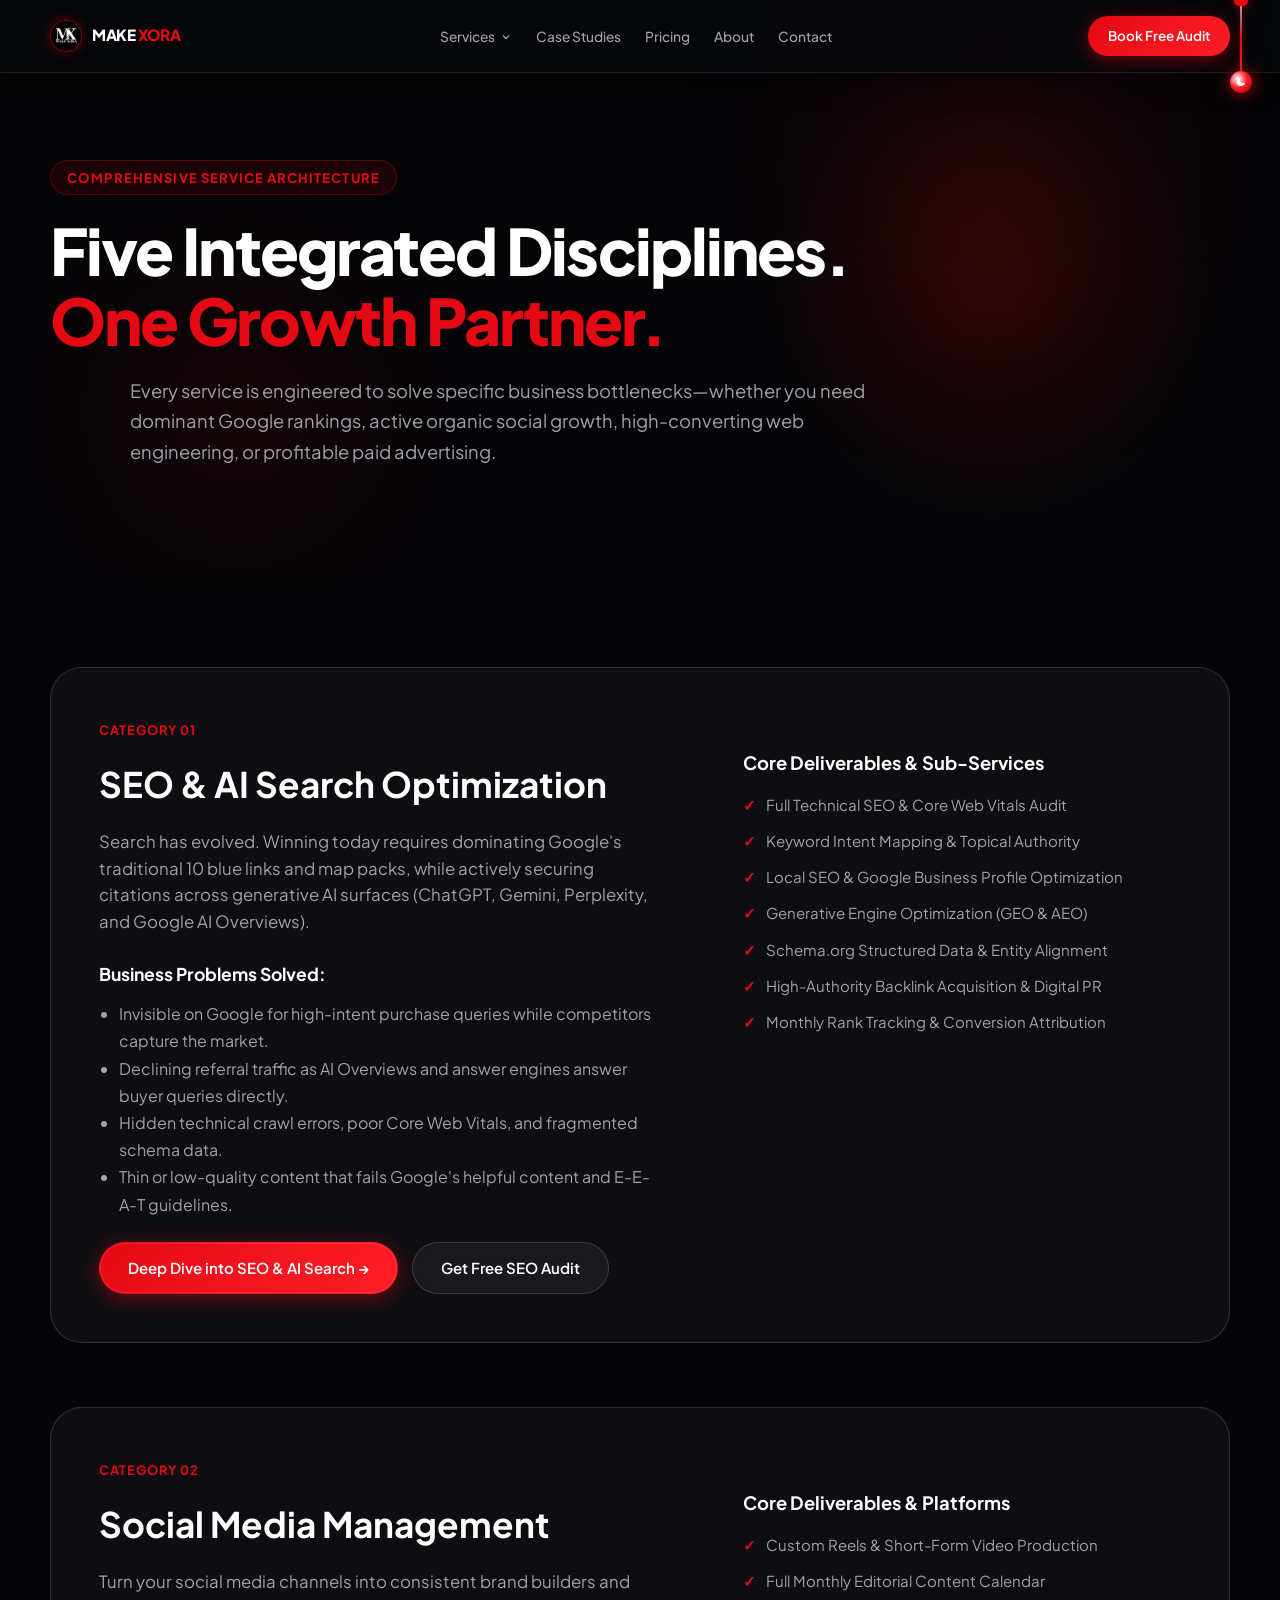
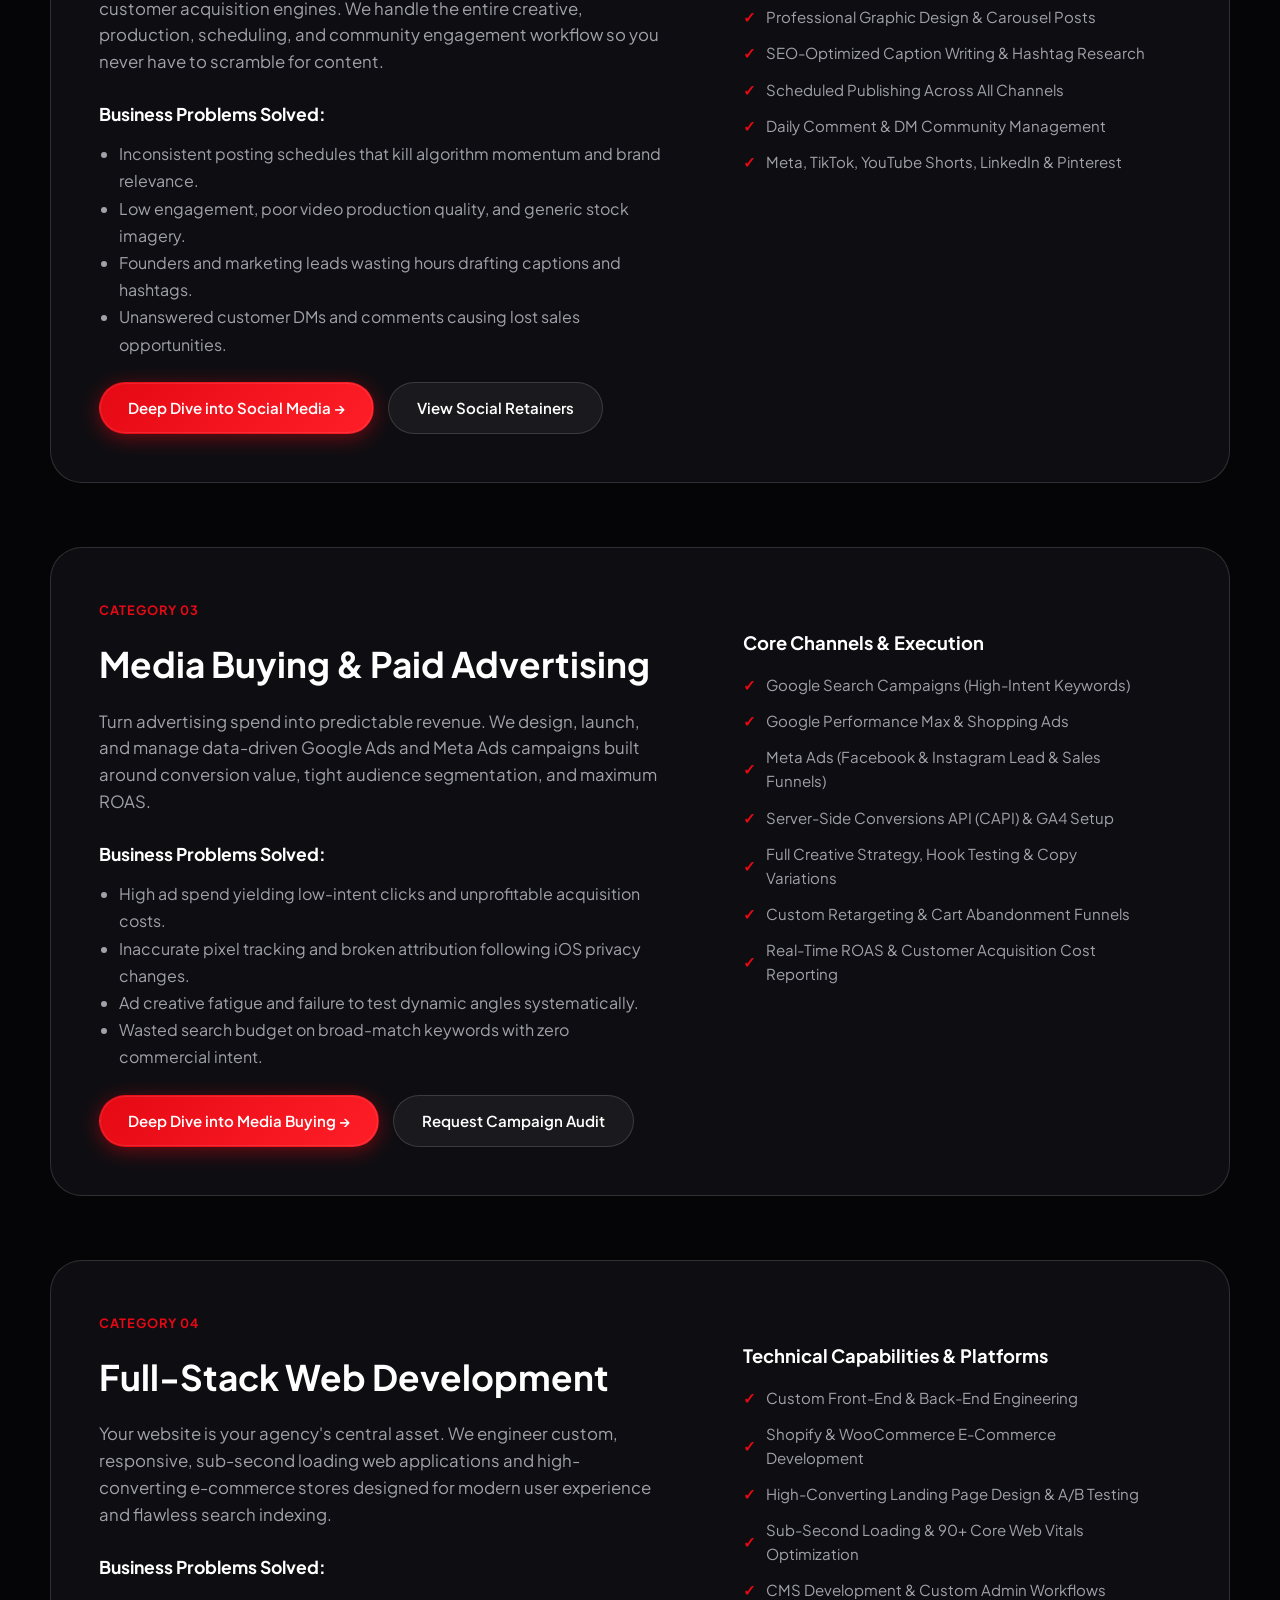
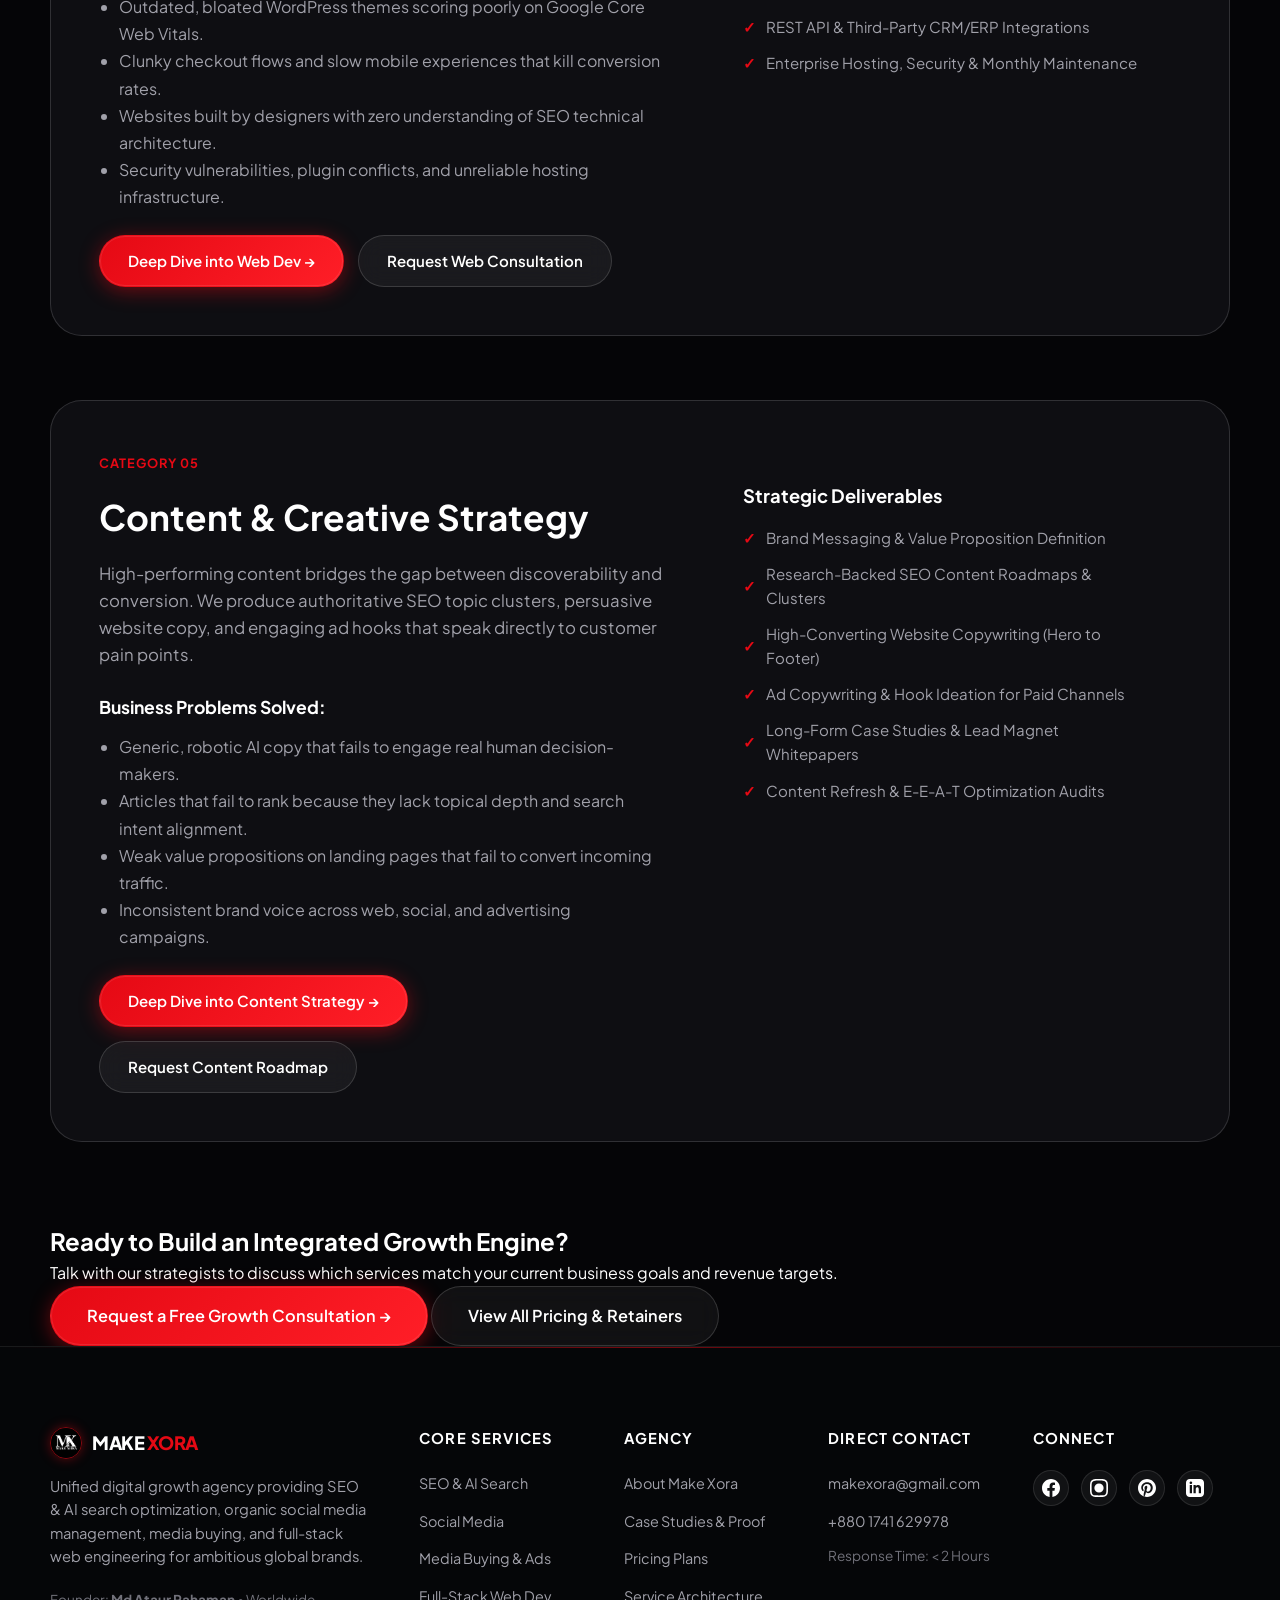
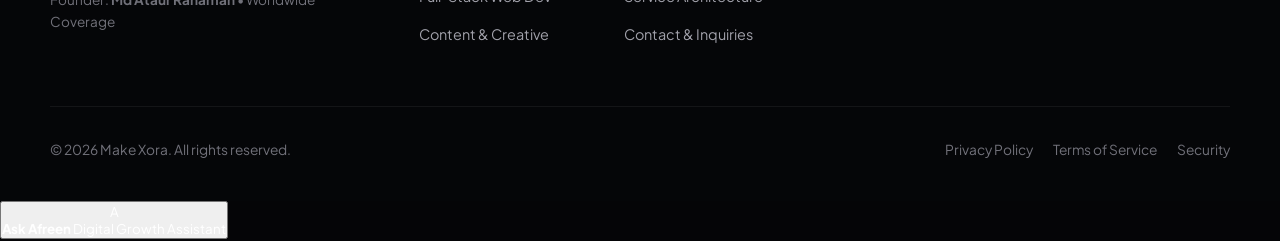
<file: services.html>
<!DOCTYPE html>
<html lang="en">
<head>
  <meta charset="UTF-8">
  <meta name="viewport" content="width=device-width, initial-scale=1.0">
  <title>Services — Make Xora Unified Digital Growth Agency</title>
  <meta name="description" content="Explore Make Xora's five integrated digital service pillars: SEO & AI Search, Social Media Management, Media Buying & Paid Ads, Full-Stack Web Development, and Content Strategy.">
  <link rel="canonical" href="https://makexora.com/services.html">

  <meta property="og:title" content="Our Digital Services — Make Xora">
  <meta property="og:description" content="Integrated digital growth capabilities: search rankings, AI recommendations, organic social, paid ad performance, and custom web development.">
  <meta property="og:image" content="assets/brand/makexora-nav-logo.png">

  <!-- Theme Script -->
  <script>
    (function() {
      try {
        var saved = localStorage.getItem('makexora-theme');
        if (saved === 'light') {
          document.documentElement.setAttribute('data-theme', 'light');
        } else {
          document.documentElement.setAttribute('data-theme', 'dark');
        }
      } catch (e) {}
    })();
  </script>

  <!-- CSS -->
  <link rel="stylesheet" href="assets/css/main.css">
  <link rel="stylesheet" href="assets/css/redesign.css?v=3.1.0">
</head>
<body>
  <!-- ==========================================================================
       FLOATING MINI ROPE WITH LITTLE BALL THEME TOGGLE (LIGHT & DARK MODE)
       ========================================================================== -->
  <div class="theme-cord-wrapper" id="themeCord" aria-label="Toggle light and dark mode" role="button" tabindex="0" title="Pull or click cord to toggle Light / Dark Mode">
    <div class="theme-cord-mount"></div>
    <div class="theme-cord-line" id="themeCordLine"></div>
    <div class="theme-cord-ball" id="themeCordBall">
      <div class="theme-cord-icon theme-cord-icon-moon">
        <svg width="12" height="12" viewBox="0 0 24 24" fill="currentColor"><path d="M21 12.79A9 9 0 1 1 11.21 3 7 7 0 0 0 21 12.79z"/></svg>
      </div>
      <div class="theme-cord-icon theme-cord-icon-sun">
        <svg width="12" height="12" viewBox="0 0 24 24" fill="none" stroke="currentColor" stroke-width="2.5"><circle cx="12" cy="12" r="5"/><path d="M12 1v2M12 21v2M4.22 4.22l1.42 1.42M18.36 18.36l1.42 1.42M1 12h2M21 12h2M4.22 19.78l1.42-1.42M18.36 5.64l1.42-1.42"/></svg>
      </div>
    </div>
    <div class="theme-cord-tooltip" id="themeCordTooltip">Pull Cord</div>
  </div>


    <!-- ==========================================================================
       FLOATING PILL NAVBAR
       ========================================================================== -->
  <div class="floating-nav-wrapper">
    <nav class="floating-nav-pill" aria-label="Primary Navigation">
      <a href="index.html" class="nav-brand-badge" aria-label="Make Xora Home">
        <img src="assets/brand/makexora-nav-logo.png" alt="Make Xora Logo" class="nav-brand-logo-img">
        <span class="nav-brand-text">MAKE <span class="text-red">XORA</span></span>
      </a>

      <ul class="nav-pill-links">
        <li class="nav-pill-dropdown">
          <a href="services.html" class="nav-pill-link">
            Services
            <svg width="12" height="12" viewBox="0 0 24 24" fill="none" stroke="currentColor" stroke-width="2.5"><path d="M6 9l6 6 6-6"/></svg>
          </a>
          <div class="nav-pill-dropdown-menu">
            <a href="services/seo-ai-search.html" class="dropdown-link-item">
              <span class="dropdown-link-icon">
                <svg width="14" height="14" viewBox="0 0 24 24" fill="none" stroke="currentColor" stroke-width="2"><circle cx="11" cy="11" r="8"/><path d="m21 21-4.3-4.3"/></svg>
              </span>
              <span>SEO &amp; AI Search</span>
            </a>
            <a href="services/social-media.html" class="dropdown-link-item">
              <span class="dropdown-link-icon">
                <svg width="14" height="14" viewBox="0 0 24 24" fill="none" stroke="currentColor" stroke-width="2"><path d="M18 2h-3a5 5 0 0 0-5 5v3H7v4h3v8h4v-8h3l1-4h-4V7a1 1 0 0 1 1-1h3z"/></svg>
              </span>
              <span>Social Media Management</span>
            </a>
            <a href="services/paid-advertising.html" class="dropdown-link-item">
              <span class="dropdown-link-icon">
                <svg width="14" height="14" viewBox="0 0 24 24" fill="none" stroke="currentColor" stroke-width="2"><path d="M12 2v20M17 5H9.5a3.5 3.5 0 0 0 0 7h5a3.5 3.5 0 0 1 0 7H6"/></svg>
              </span>
              <span>Media Buying &amp; Ads</span>
            </a>
            <a href="services/web-development.html" class="dropdown-link-item">
              <span class="dropdown-link-icon">
                <svg width="14" height="14" viewBox="0 0 24 24" fill="none" stroke="currentColor" stroke-width="2"><polyline points="16 18 22 12 16 6"/><polyline points="8 6 2 12 8 18"/></svg>
              </span>
              <span>Full-Stack Web Dev</span>
            </a>
            <a href="services/content-strategy.html" class="dropdown-link-item">
              <span class="dropdown-link-icon">
                <svg width="14" height="14" viewBox="0 0 24 24" fill="none" stroke="currentColor" stroke-width="2"><path d="M14 2H6a2 2 0 0 0-2 2v16a2 2 0 0 0 2 2h12a2 2 0 0 0 2-2V8z"/><polyline points="14 2 14 8 20 8"/></svg>
              </span>
              <span>Content &amp; Creative</span>
            </a>
          </div>
        </li>
        <li><a href="portfolio.html" class="nav-pill-link">Case Studies</a></li>
        <li><a href="pricing.html" class="nav-pill-link">Pricing</a></li>
        <li><a href="about.html" class="nav-pill-link">About</a></li>
        <li><a href="contact.html" class="nav-pill-link">Contact</a></li>
      </ul>

      <a href="contact.html" class="nav-pill-cta">Book Free Audit</a>

      <button class="nav-mobile-btn" aria-label="Open mobile navigation">
        <svg width="22" height="22" viewBox="0 0 24 24" fill="none" stroke="currentColor" stroke-width="2"><line x1="3" y1="12" x2="21" y2="12"/><line x1="3" y1="6" x2="21" y2="6"/><line x1="3" y1="18" x2="21" y2="18"/></svg>
      </button>
    </nav>
  </div>

  <!-- Mobile Drawer -->
  <div class="mobile-drawer" id="mobileDrawer" style="position: fixed; top: 0; right: -100%; width: 300px; height: 100vh; background: #0c0d12; border-left: 1px solid rgba(255,255,255,0.1); padding: 32px 24px; z-index: 1001; transition: right 0.35s ease;">
    <div style="display: flex; justify-content: space-between; align-items: center; margin-bottom: 32px;">
      <span style="font-weight: 800; font-size: 1.1rem;">MAKE <span class="text-red">XORA</span></span>
      <button id="drawerClose" style="background: none; border: none; color: #fff; font-size: 1.6rem; cursor: pointer;">&times;</button>
    </div>
    <div style="display: flex; flex-direction: column; gap: 18px; font-size: 1rem;">
      <a href="index.html">Home</a>
      <a href="services.html">All Services</a>
      <a href="portfolio.html">Case Studies</a>
      <a href="pricing.html">Pricing Plans</a>
      <a href="about.html">About Agency</a>
      <a href="contact.html">Contact Us</a>
    </div>
    <div style="margin-top: 40px;">
      <a href="contact.html" class="btn btn-primary" style="width: 100%;">Book Free Audit</a>
    </div>
  </div>

  <main>
    <!-- HERO SECTION -->
    <section class="hero relative overflow-hidden">
      <div class="hero-orb hero-orb-1"></div>
      <div class="hero-orb hero-orb-2"></div>
      <div class="hero-orb hero-orb-3"></div>
      <div class="hero-red-glow" style="position: absolute; width: 450px; height: 450px; background: radial-gradient(circle, rgba(229,9,20,0.14) 0%, transparent 70%); top: 12%; right: 5%; border-radius: 50%; pointer-events: none; z-index: 1;"></div>
      <div class="container relative z-2">
        <div class="hero-content">
          <div class="hero-eyebrow">Comprehensive Service Architecture</div>
          <h1 class="hero-title">
            Five Integrated Disciplines. <span class="text-red">One Growth Partner.</span>
          </h1>
          <p class="hero-subtitle">
            Every service is engineered to solve specific business bottlenecks—whether you need dominant Google rankings, active organic social growth, high-converting web engineering, or profitable paid advertising.
          </p>
        </div>
      </div>
    </section>

    <!-- DETAILED SERVICE CATEGORIES BREAKDOWN -->
    <section style="padding: 80px 0;">
      <div class="container">
        <div style="display: flex; flex-direction: column; gap: 64px;">

          <!-- CATEGORY 01: SEO & AI SEARCH OPTIMIZATION -->
          <div id="seo" style="background: var(--bg-card); border: 1px solid var(--border-medium); border-radius: var(--radius-xl); padding: 48px; box-shadow: var(--shadow-sm);">
            <div style="display: grid; grid-template-columns: 1.2fr 1fr; gap: 48px; align-items: flex-start;">
              <div>
                <span class="section-eyebrow">Category 01</span>
                <h2 style="font-size: 2.2rem; margin-top: 8px; margin-bottom: 16px;">SEO &amp; AI Search Optimization</h2>
                <p style="font-size: 1.05rem; margin-bottom: 24px; color: var(--text-secondary);">
                  Search has evolved. Winning today requires dominating Google's traditional 10 blue links and map packs, while actively securing citations across generative AI surfaces (ChatGPT, Gemini, Perplexity, and Google AI Overviews).
                </p>

                <h4 style="margin-bottom: 12px; font-size: 1.1rem;">Business Problems Solved:</h4>
                <ul style="list-style: disc; padding-left: 20px; color: var(--text-secondary); margin-bottom: 24px; line-height: 1.7;">
                  <li>Invisible on Google for high-intent purchase queries while competitors capture the market.</li>
                  <li>Declining referral traffic as AI Overviews and answer engines answer buyer queries directly.</li>
                  <li>Hidden technical crawl errors, poor Core Web Vitals, and fragmented schema data.</li>
                  <li>Thin or low-quality content that fails Google's helpful content and E-E-A-T guidelines.</li>
                </ul>

                <div style="display: flex; gap: 14px; flex-wrap: wrap;">
                  <a href="services/seo-ai-search.html" class="btn btn-primary">Deep Dive into SEO &amp; AI Search &rarr;</a>
                  <a href="contact.html?service=audit" class="btn btn-secondary">Get Free SEO Audit</a>
                </div>
              </div>

              <div style="background: var(--bg-secondary); border: 1px solid var(--border-light); border-radius: var(--radius-lg); padding: 32px;">
                <h4 style="font-size: 1.15rem; margin-bottom: 16px;">Core Deliverables &amp; Sub-Services</h4>
                <ul style="display: flex; flex-direction: column; gap: 12px; font-size: 0.94rem; color: var(--text-secondary);">
                  <li style="display: flex; gap: 10px; align-items: center;"><span style="color: var(--brand-red); font-weight: 700;">✓</span> Full Technical SEO &amp; Core Web Vitals Audit</li>
                  <li style="display: flex; gap: 10px; align-items: center;"><span style="color: var(--brand-red); font-weight: 700;">✓</span> Keyword Intent Mapping &amp; Topical Authority</li>
                  <li style="display: flex; gap: 10px; align-items: center;"><span style="color: var(--brand-red); font-weight: 700;">✓</span> Local SEO &amp; Google Business Profile Optimization</li>
                  <li style="display: flex; gap: 10px; align-items: center;"><span style="color: var(--brand-red); font-weight: 700;">✓</span> Generative Engine Optimization (GEO &amp; AEO)</li>
                  <li style="display: flex; gap: 10px; align-items: center;"><span style="color: var(--brand-red); font-weight: 700;">✓</span> Schema.org Structured Data &amp; Entity Alignment</li>
                  <li style="display: flex; gap: 10px; align-items: center;"><span style="color: var(--brand-red); font-weight: 700;">✓</span> High-Authority Backlink Acquisition &amp; Digital PR</li>
                  <li style="display: flex; gap: 10px; align-items: center;"><span style="color: var(--brand-red); font-weight: 700;">✓</span> Monthly Rank Tracking &amp; Conversion Attribution</li>
                </ul>
              </div>
            </div>
          </div>

          <!-- CATEGORY 02: SOCIAL MEDIA MANAGEMENT -->
          <div id="social" style="background: var(--bg-card); border: 1px solid var(--border-medium); border-radius: var(--radius-xl); padding: 48px; box-shadow: var(--shadow-sm);">
            <div style="display: grid; grid-template-columns: 1.2fr 1fr; gap: 48px; align-items: flex-start;">
              <div>
                <span class="section-eyebrow">Category 02</span>
                <h2 style="font-size: 2.2rem; margin-top: 8px; margin-bottom: 16px;">Social Media Management</h2>
                <p style="font-size: 1.05rem; margin-bottom: 24px; color: var(--text-secondary);">
                  Turn your social media channels into consistent brand builders and customer acquisition engines. We handle the entire creative, production, scheduling, and community engagement workflow so you never have to scramble for content.
                </p>

                <h4 style="margin-bottom: 12px; font-size: 1.1rem;">Business Problems Solved:</h4>
                <ul style="list-style: disc; padding-left: 20px; color: var(--text-secondary); margin-bottom: 24px; line-height: 1.7;">
                  <li>Inconsistent posting schedules that kill algorithm momentum and brand relevance.</li>
                  <li>Low engagement, poor video production quality, and generic stock imagery.</li>
                  <li>Founders and marketing leads wasting hours drafting captions and hashtags.</li>
                  <li>Unanswered customer DMs and comments causing lost sales opportunities.</li>
                </ul>

                <div style="display: flex; gap: 14px; flex-wrap: wrap;">
                  <a href="services/social-media.html" class="btn btn-primary">Deep Dive into Social Media &rarr;</a>
                  <a href="pricing.html" class="btn btn-secondary">View Social Retainers</a>
                </div>
              </div>

              <div style="background: var(--bg-secondary); border: 1px solid var(--border-light); border-radius: var(--radius-lg); padding: 32px;">
                <h4 style="font-size: 1.15rem; margin-bottom: 16px;">Core Deliverables &amp; Platforms</h4>
                <ul style="display: flex; flex-direction: column; gap: 12px; font-size: 0.94rem; color: var(--text-secondary);">
                  <li style="display: flex; gap: 10px; align-items: center;"><span style="color: var(--brand-red); font-weight: 700;">✓</span> Custom Reels &amp; Short-Form Video Production</li>
                  <li style="display: flex; gap: 10px; align-items: center;"><span style="color: var(--brand-red); font-weight: 700;">✓</span> Full Monthly Editorial Content Calendar</li>
                  <li style="display: flex; gap: 10px; align-items: center;"><span style="color: var(--brand-red); font-weight: 700;">✓</span> Professional Graphic Design &amp; Carousel Posts</li>
                  <li style="display: flex; gap: 10px; align-items: center;"><span style="color: var(--brand-red); font-weight: 700;">✓</span> SEO-Optimized Caption Writing &amp; Hashtag Research</li>
                  <li style="display: flex; gap: 10px; align-items: center;"><span style="color: var(--brand-red); font-weight: 700;">✓</span> Scheduled Publishing Across All Channels</li>
                  <li style="display: flex; gap: 10px; align-items: center;"><span style="color: var(--brand-red); font-weight: 700;">✓</span> Daily Comment &amp; DM Community Management</li>
                  <li style="display: flex; gap: 10px; align-items: center;"><span style="color: var(--brand-red); font-weight: 700;">✓</span> Meta, TikTok, YouTube Shorts, LinkedIn &amp; Pinterest</li>
                </ul>
              </div>
            </div>
          </div>

          <!-- CATEGORY 03: MEDIA BUYING & PAID ADS -->
          <div id="ads" style="background: var(--bg-card); border: 1px solid var(--border-medium); border-radius: var(--radius-xl); padding: 48px; box-shadow: var(--shadow-sm);">
            <div style="display: grid; grid-template-columns: 1.2fr 1fr; gap: 48px; align-items: flex-start;">
              <div>
                <span class="section-eyebrow">Category 03</span>
                <h2 style="font-size: 2.2rem; margin-top: 8px; margin-bottom: 16px;">Media Buying &amp; Paid Advertising</h2>
                <p style="font-size: 1.05rem; margin-bottom: 24px; color: var(--text-secondary);">
                  Turn advertising spend into predictable revenue. We design, launch, and manage data-driven Google Ads and Meta Ads campaigns built around conversion value, tight audience segmentation, and maximum ROAS.
                </p>

                <h4 style="margin-bottom: 12px; font-size: 1.1rem;">Business Problems Solved:</h4>
                <ul style="list-style: disc; padding-left: 20px; color: var(--text-secondary); margin-bottom: 24px; line-height: 1.7;">
                  <li>High ad spend yielding low-intent clicks and unprofitable acquisition costs.</li>
                  <li>Inaccurate pixel tracking and broken attribution following iOS privacy changes.</li>
                  <li>Ad creative fatigue and failure to test dynamic angles systematically.</li>
                  <li>Wasted search budget on broad-match keywords with zero commercial intent.</li>
                </ul>

                <div style="display: flex; gap: 14px; flex-wrap: wrap;">
                  <a href="services/paid-advertising.html" class="btn btn-primary">Deep Dive into Media Buying &rarr;</a>
                  <a href="contact.html?service=ads" class="btn btn-secondary">Request Campaign Audit</a>
                </div>
              </div>

              <div style="background: var(--bg-secondary); border: 1px solid var(--border-light); border-radius: var(--radius-lg); padding: 32px;">
                <h4 style="font-size: 1.15rem; margin-bottom: 16px;">Core Channels &amp; Execution</h4>
                <ul style="display: flex; flex-direction: column; gap: 12px; font-size: 0.94rem; color: var(--text-secondary);">
                  <li style="display: flex; gap: 10px; align-items: center;"><span style="color: var(--brand-red); font-weight: 700;">✓</span> Google Search Campaigns (High-Intent Keywords)</li>
                  <li style="display: flex; gap: 10px; align-items: center;"><span style="color: var(--brand-red); font-weight: 700;">✓</span> Google Performance Max &amp; Shopping Ads</li>
                  <li style="display: flex; gap: 10px; align-items: center;"><span style="color: var(--brand-red); font-weight: 700;">✓</span> Meta Ads (Facebook &amp; Instagram Lead &amp; Sales Funnels)</li>
                  <li style="display: flex; gap: 10px; align-items: center;"><span style="color: var(--brand-red); font-weight: 700;">✓</span> Server-Side Conversions API (CAPI) &amp; GA4 Setup</li>
                  <li style="display: flex; gap: 10px; align-items: center;"><span style="color: var(--brand-red); font-weight: 700;">✓</span> Full Creative Strategy, Hook Testing &amp; Copy Variations</li>
                  <li style="display: flex; gap: 10px; align-items: center;"><span style="color: var(--brand-red); font-weight: 700;">✓</span> Custom Retargeting &amp; Cart Abandonment Funnels</li>
                  <li style="display: flex; gap: 10px; align-items: center;"><span style="color: var(--brand-red); font-weight: 700;">✓</span> Real-Time ROAS &amp; Customer Acquisition Cost Reporting</li>
                </ul>
              </div>
            </div>
          </div>

          <!-- CATEGORY 04: FULL-STACK WEB DEVELOPMENT -->
          <div id="dev" style="background: var(--bg-card); border: 1px solid var(--border-medium); border-radius: var(--radius-xl); padding: 48px; box-shadow: var(--shadow-sm);">
            <div style="display: grid; grid-template-columns: 1.2fr 1fr; gap: 48px; align-items: flex-start;">
              <div>
                <span class="section-eyebrow">Category 04</span>
                <h2 style="font-size: 2.2rem; margin-top: 8px; margin-bottom: 16px;">Full-Stack Web Development</h2>
                <p style="font-size: 1.05rem; margin-bottom: 24px; color: var(--text-secondary);">
                  Your website is your agency's central asset. We engineer custom, responsive, sub-second loading web applications and high-converting e-commerce stores designed for modern user experience and flawless search indexing.
                </p>

                <h4 style="margin-bottom: 12px; font-size: 1.1rem;">Business Problems Solved:</h4>
                <ul style="list-style: disc; padding-left: 20px; color: var(--text-secondary); margin-bottom: 24px; line-height: 1.7;">
                  <li>Outdated, bloated WordPress themes scoring poorly on Google Core Web Vitals.</li>
                  <li>Clunky checkout flows and slow mobile experiences that kill conversion rates.</li>
                  <li>Websites built by designers with zero understanding of SEO technical architecture.</li>
                  <li>Security vulnerabilities, plugin conflicts, and unreliable hosting infrastructure.</li>
                </ul>

                <div style="display: flex; gap: 14px; flex-wrap: wrap;">
                  <a href="services/web-development.html" class="btn btn-primary">Deep Dive into Web Dev &rarr;</a>
                  <a href="contact.html?service=web" class="btn btn-secondary">Request Web Consultation</a>
                </div>
              </div>

              <div style="background: var(--bg-secondary); border: 1px solid var(--border-light); border-radius: var(--radius-lg); padding: 32px;">
                <h4 style="font-size: 1.15rem; margin-bottom: 16px;">Technical Capabilities &amp; Platforms</h4>
                <ul style="display: flex; flex-direction: column; gap: 12px; font-size: 0.94rem; color: var(--text-secondary);">
                  <li style="display: flex; gap: 10px; align-items: center;"><span style="color: var(--brand-red); font-weight: 700;">✓</span> Custom Front-End &amp; Back-End Engineering</li>
                  <li style="display: flex; gap: 10px; align-items: center;"><span style="color: var(--brand-red); font-weight: 700;">✓</span> Shopify &amp; WooCommerce E-Commerce Development</li>
                  <li style="display: flex; gap: 10px; align-items: center;"><span style="color: var(--brand-red); font-weight: 700;">✓</span> High-Converting Landing Page Design &amp; A/B Testing</li>
                  <li style="display: flex; gap: 10px; align-items: center;"><span style="color: var(--brand-red); font-weight: 700;">✓</span> Sub-Second Loading &amp; 90+ Core Web Vitals Optimization</li>
                  <li style="display: flex; gap: 10px; align-items: center;"><span style="color: var(--brand-red); font-weight: 700;">✓</span> CMS Development &amp; Custom Admin Workflows</li>
                  <li style="display: flex; gap: 10px; align-items: center;"><span style="color: var(--brand-red); font-weight: 700;">✓</span> REST API &amp; Third-Party CRM/ERP Integrations</li>
                  <li style="display: flex; gap: 10px; align-items: center;"><span style="color: var(--brand-red); font-weight: 700;">✓</span> Enterprise Hosting, Security &amp; Monthly Maintenance</li>
                </ul>
              </div>
            </div>
          </div>

          <!-- CATEGORY 05: CONTENT & CREATIVE STRATEGY -->
          <div id="content" style="background: var(--bg-card); border: 1px solid var(--border-medium); border-radius: var(--radius-xl); padding: 48px; box-shadow: var(--shadow-sm);">
            <div style="display: grid; grid-template-columns: 1.2fr 1fr; gap: 48px; align-items: flex-start;">
              <div>
                <span class="section-eyebrow">Category 05</span>
                <h2 style="font-size: 2.2rem; margin-top: 8px; margin-bottom: 16px;">Content &amp; Creative Strategy</h2>
                <p style="font-size: 1.05rem; margin-bottom: 24px; color: var(--text-secondary);">
                  High-performing content bridges the gap between discoverability and conversion. We produce authoritative SEO topic clusters, persuasive website copy, and engaging ad hooks that speak directly to customer pain points.
                </p>

                <h4 style="margin-bottom: 12px; font-size: 1.1rem;">Business Problems Solved:</h4>
                <ul style="list-style: disc; padding-left: 20px; color: var(--text-secondary); margin-bottom: 24px; line-height: 1.7;">
                  <li>Generic, robotic AI copy that fails to engage real human decision-makers.</li>
                  <li>Articles that fail to rank because they lack topical depth and search intent alignment.</li>
                  <li>Weak value propositions on landing pages that fail to convert incoming traffic.</li>
                  <li>Inconsistent brand voice across web, social, and advertising campaigns.</li>
                </ul>

                <div style="display: flex; gap: 14px; flex-wrap: wrap;">
                  <a href="services/content-strategy.html" class="btn btn-primary">Deep Dive into Content Strategy &rarr;</a>
                  <a href="contact.html?service=content" class="btn btn-secondary">Request Content Roadmap</a>
                </div>
              </div>

              <div style="background: var(--bg-secondary); border: 1px solid var(--border-light); border-radius: var(--radius-lg); padding: 32px;">
                <h4 style="font-size: 1.15rem; margin-bottom: 16px;">Strategic Deliverables</h4>
                <ul style="display: flex; flex-direction: column; gap: 12px; font-size: 0.94rem; color: var(--text-secondary);">
                  <li style="display: flex; gap: 10px; align-items: center;"><span style="color: var(--brand-red); font-weight: 700;">✓</span> Brand Messaging &amp; Value Proposition Definition</li>
                  <li style="display: flex; gap: 10px; align-items: center;"><span style="color: var(--brand-red); font-weight: 700;">✓</span> Research-Backed SEO Content Roadmaps &amp; Clusters</li>
                  <li style="display: flex; gap: 10px; align-items: center;"><span style="color: var(--brand-red); font-weight: 700;">✓</span> High-Converting Website Copywriting (Hero to Footer)</li>
                  <li style="display: flex; gap: 10px; align-items: center;"><span style="color: var(--brand-red); font-weight: 700;">✓</span> Ad Copywriting &amp; Hook Ideation for Paid Channels</li>
                  <li style="display: flex; gap: 10px; align-items: center;"><span style="color: var(--brand-red); font-weight: 700;">✓</span> Long-Form Case Studies &amp; Lead Magnet Whitepapers</li>
                  <li style="display: flex; gap: 10px; align-items: center;"><span style="color: var(--brand-red); font-weight: 700;">✓</span> Content Refresh &amp; E-E-A-T Optimization Audits</li>
                </ul>
              </div>
            </div>
          </div>

        </div>
      </div>
    </section>

    <!-- CTA BANNER -->
    <section class="cta-banner-section">
      <div class="container">
        <div class="cta-banner">
          <h2>Ready to Build an Integrated Growth Engine?</h2>
          <p>Talk with our strategists to discuss which services match your current business goals and revenue targets.</p>
          <div class="cta-banner-actions">
            <a href="contact.html" class="btn btn-primary btn-lg">Request a Free Growth Consultation &rarr;</a>
            <a href="pricing.html" class="btn btn-secondary btn-lg">View All Pricing &amp; Retainers</a>
          </div>
        </div>
      </div>
    </section>
  </main>

    <!-- ==========================================================================
       COSMIC STARDUST FOOTER
       ========================================================================== -->
  <footer class="cosmic-footer">
    <div class="footer-top-stardust"></div>
    <div class="container">
      <div class="footer-grid-cols">
        <div>
          <a href="index.html" class="nav-brand-badge" style="margin-bottom: 16px;">
            <img src="assets/brand/makexora-nav-logo.png" alt="Make Xora Logo" class="nav-brand-logo-img">
            <span class="nav-brand-text" style="font-size: 1.15rem;">MAKE <span class="text-red">XORA</span></span>
          </a>
          <p style="font-size: 0.92rem; color: #a1a1aa; line-height: 1.6; max-width: 320px; margin-bottom: 20px;">
            Unified digital growth agency providing SEO &amp; AI search optimization, organic social media management, media buying, and full-stack web engineering for ambitious global brands.
          </p>
          <div style="font-size: 0.85rem; color: #71717a;">
            Founder: <strong>Md Ataur Rahaman</strong> &bull; Worldwide Coverage
          </div>
        </div>

        <div>
          <div class="footer-col-title">Core Services</div>
          <ul class="footer-col-links">
            <li><a href="services/seo-ai-search.html" class="footer-col-link">SEO &amp; AI Search</a></li>
            <li><a href="services/social-media.html" class="footer-col-link">Social Media</a></li>
            <li><a href="services/paid-advertising.html" class="footer-col-link">Media Buying &amp; Ads</a></li>
            <li><a href="services/web-development.html" class="footer-col-link">Full-Stack Web Dev</a></li>
            <li><a href="services/content-strategy.html" class="footer-col-link">Content &amp; Creative</a></li>
          </ul>
        </div>

        <div>
          <div class="footer-col-title">Agency</div>
          <ul class="footer-col-links">
            <li><a href="about.html" class="footer-col-link">About Make Xora</a></li>
            <li><a href="portfolio.html" class="footer-col-link">Case Studies &amp; Proof</a></li>
            <li><a href="pricing.html" class="footer-col-link">Pricing Plans</a></li>
            <li><a href="services.html" class="footer-col-link">Service Architecture</a></li>
            <li><a href="contact.html" class="footer-col-link">Contact &amp; Inquiries</a></li>
          </ul>
        </div>

        <div>
          <div class="footer-col-title">Direct Contact</div>
          <ul class="footer-col-links">
            <li><a href="mailto:makexora@gmail.com" class="footer-col-link">makexora@gmail.com</a></li>
            <li><a href="https://wa.me/8801741629978" target="_blank" rel="noopener" class="footer-col-link">+880 1741 629978</a></li>
            <li style="font-size: 0.85rem; color: #71717a;">Response Time: &lt; 2 Hours</li>
          </ul>
        </div>

        <div>
          <div class="footer-col-title">Connect</div>
          <div class="footer-social-strip">
            <a href="https://facebook.com/makexora" target="_blank" rel="noopener" class="footer-social-icon" aria-label="Facebook">
              <svg width="18" height="18" viewBox="0 0 24 24" fill="currentColor"><path d="M24 12.073C24 5.405 18.627 0 12 0S0 5.405 0 12.073C0 18.1 4.388 23.094 10.125 24v-8.437H7.078v-3.49h3.047V9.41c0-3.025 1.792-4.697 4.533-4.697 1.312 0 2.686.236 2.686.236v2.97h-1.514c-1.491 0-1.956.93-1.956 1.885v2.268h3.328l-.532 3.49h-2.796V24C19.612 23.094 24 18.1 24 12.073z"/></svg>
            </a>
            <a href="https://instagram.com/makexora" target="_blank" rel="noopener" class="footer-social-icon" aria-label="Instagram">
              <svg width="18" height="18" viewBox="0 0 24 24" fill="currentColor"><path d="M12 2.163c3.204 0 3.584.012 4.85.07 3.252.148 4.771 1.691 4.919 4.919.058 1.265.069 1.645.069 4.849 0 3.205-.012 3.584-.069 4.849-.149 3.225-1.664 4.771-4.919 4.919-1.266.058-1.644.07-4.85.07-3.204 0-3.584-.012-4.849-.07-3.26-.149-4.771-1.699-4.919-4.92-.058-1.265-.07-1.644-.07-4.849 0-3.204.013-3.583.07-4.849.149-3.227 1.664-4.771 4.919-4.919 1.266-.057 1.645-.069 4.849-.069zM12 0C8.741 0 8.333.014 7.053.072 2.695.272.273 2.69.073 7.052.014 8.333 0 8.741 0 12c0 3.259.014 3.668.072 4.948.2 4.358 2.618 6.78 6.98 6.98C8.333 23.986 8.741 24 12 24c3.259 0 3.668-.014 4.948-.072 4.354-.2 6.782-2.618 6.979-6.98.059-1.28.073-1.689.073-4.948 0-3.259-.014-3.667-.072-4.947-.196-4.354-2.617-6.78-6.979-6.98C15.668.014 15.259 0 12 0zm0 5.838a6.162 6.162 0 100 12.324 6.162 6.162 0 000-12.324z"/></svg>
            </a>
            <a href="https://pinterest.com/makexora" target="_blank" rel="noopener" class="footer-social-icon" aria-label="Pinterest">
              <svg width="18" height="18" viewBox="0 0 24 24" fill="currentColor"><path d="M12 0C5.373 0 0 5.373 0 12c0 5.084 3.163 9.426 7.627 11.174-.105-.949-.2-2.405.042-3.441.218-.937 1.407-5.965 1.407-5.965s-.359-.719-.359-1.782c0-1.668.967-2.914 2.171-2.914 1.023 0 1.518.769 1.518 1.69 0 1.029-.655 2.568-.994 3.995-.283 1.194.599 2.169 1.777 2.169 2.133 0 3.772-2.249 3.772-5.495 0-2.873-2.064-4.882-5.012-4.882-3.414 0-5.418 2.561-5.418 5.207 0 1.031.397 2.138.893 2.738a.36.36 0 01.083.345l-.333 1.36c-.053.22-.174.267-.402.161-1.499-.698-2.436-2.889-2.436-4.649 0-3.785 2.75-7.262 7.929-7.262 4.163 0 7.398 2.967 7.398 6.931 0 4.136-2.607 7.464-6.227 7.464-1.216 0-2.359-.632-2.75-1.378l-.748 2.853c-.271 1.043-1.002 2.35-1.492 3.146C9.57 23.812 10.763 24 12 24c6.627 0 12-5.373 12-12S18.627 0 12 0z"/></svg>
            </a>
            <a href="https://linkedin.com/company/makexora" target="_blank" rel="noopener" class="footer-social-icon" aria-label="LinkedIn">
              <svg width="18" height="18" viewBox="0 0 24 24" fill="currentColor"><path d="M19 0h-14c-2.761 0-5 2.239-5 5v14c0 2.761 2.239 5 5 5h14c2.762 0 5-2.239 5-5v-14c0-2.761-2.238-5-5-5zm-11 19h-3v-11h3v11zm-1.5-12.268c-.966 0-1.75-.79-1.75-1.764s.784-1.764 1.75-1.764 1.75.79 1.75 1.764-.783 1.764-1.75 1.764zm13.5 12.268h-3v-5.604c0-3.368-4-3.113-4 0v5.604h-3v-11h3v1.765c1.396-2.586 7-2.777 7 2.476v6.759z"/></svg>
            </a>
          </div>
        </div>
      </div>

      <div class="footer-bottom-bar">
        <div>&copy; 2026 Make Xora. All rights reserved.</div>
        <div style="display: flex; gap: 20px;">
          <a href="#" style="color: #71717a;">Privacy Policy</a>
          <a href="#" style="color: #71717a;">Terms of Service</a>
          <a href="#" style="color: #71717a;">Security</a>
        </div>
      </div>
    </div>
  </footer>

  <script src="assets/js/main.js?v=3.1.0"></script>
  <script src="assets/js/assistant.js"></script>
</body>
</html>
</file>
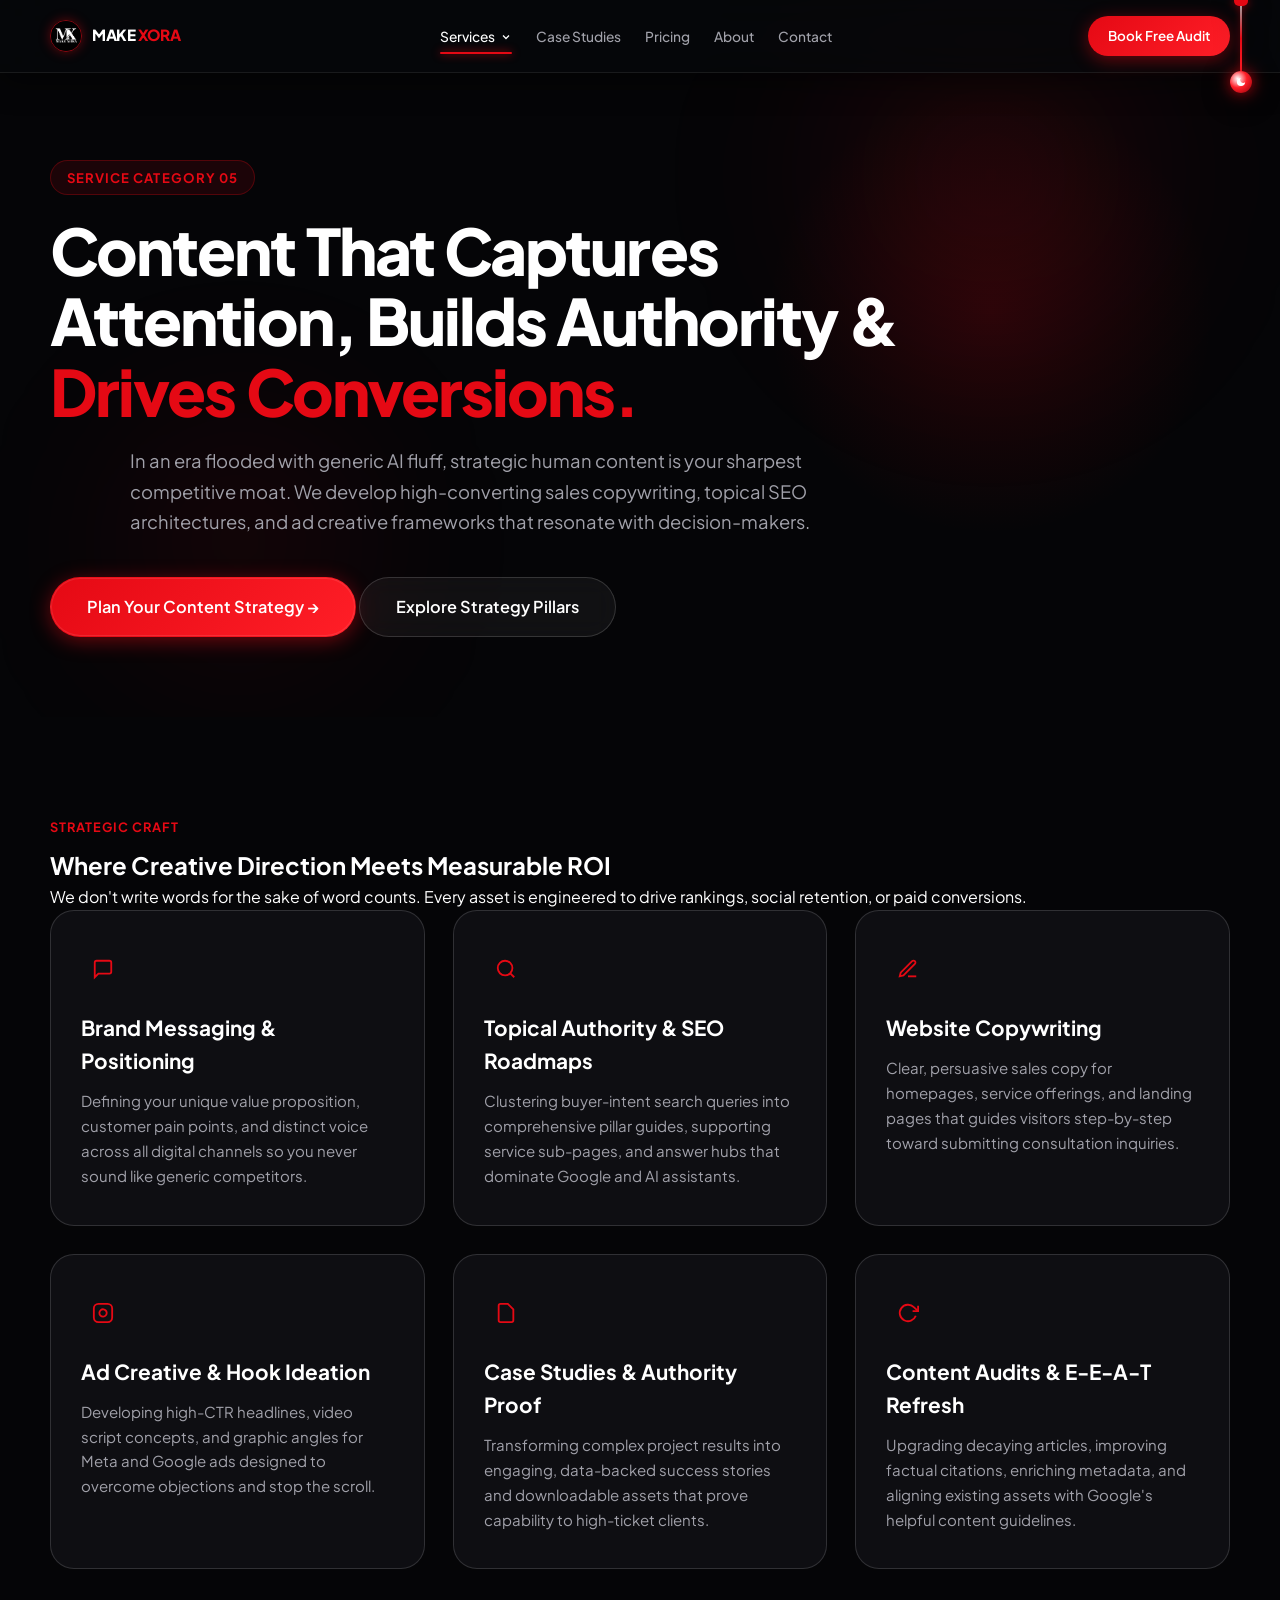
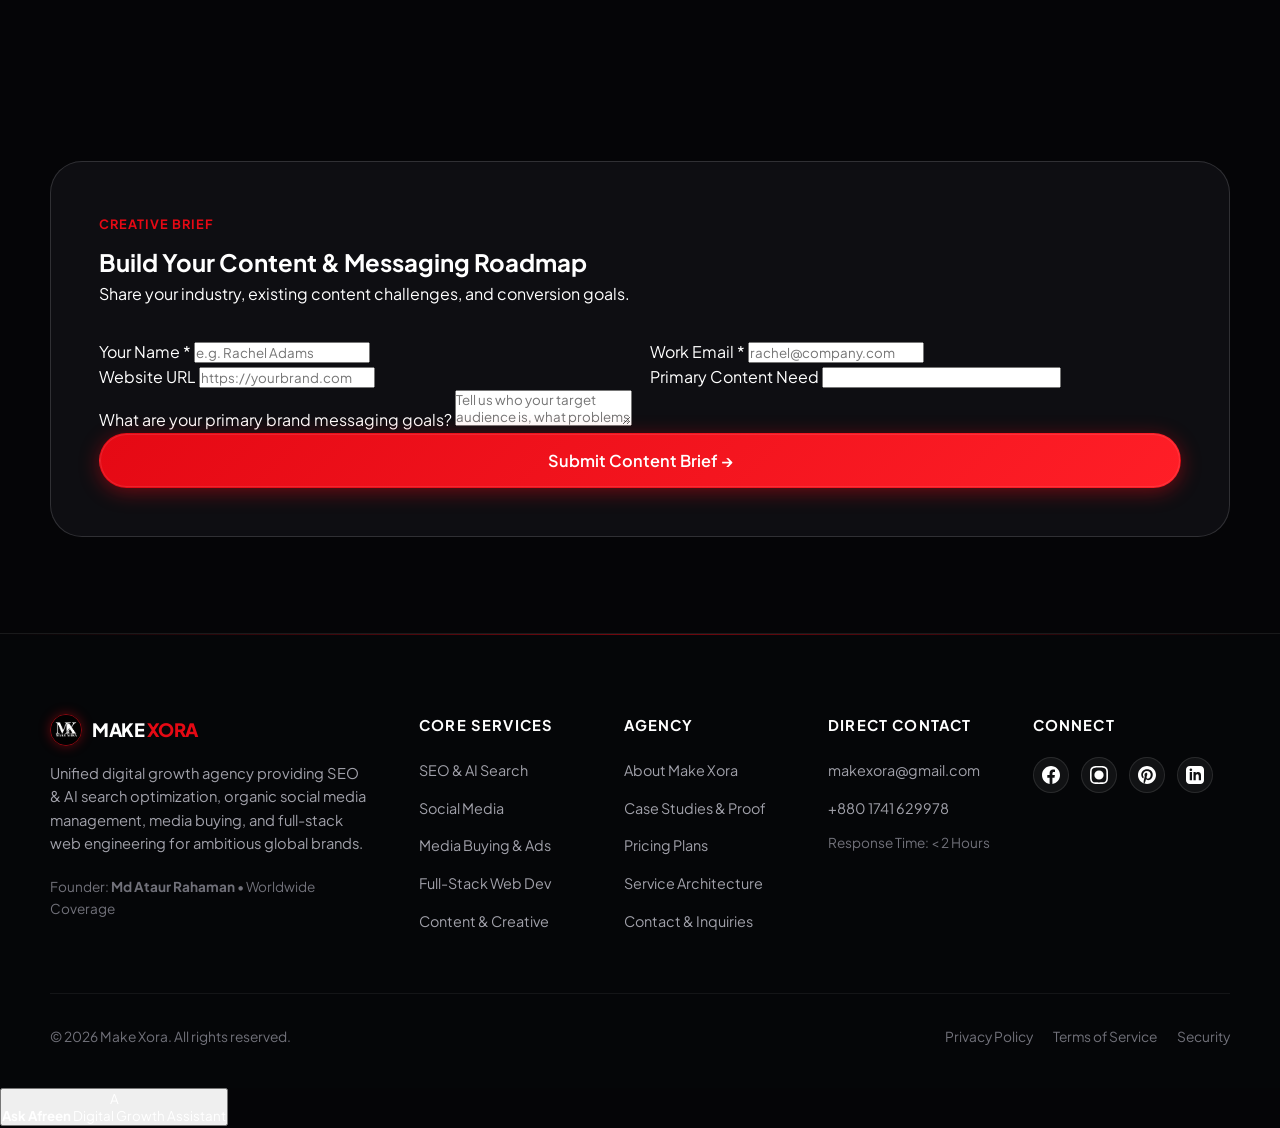
<file: services/content-strategy.html>
<!DOCTYPE html>
<html lang="en">
<head>
  <meta charset="UTF-8">
  <meta name="viewport" content="width=device-width, initial-scale=1.0">
  <title>Content &amp; Creative Strategy — Make Xora</title>
  <meta name="description" content="Strategic content and creative direction that commands attention, establishes search authority, and converts visitors into loyal clients.">
  <link rel="canonical" href="https://makexora.com/services/content-strategy.html">

  <meta property="og:title" content="Content &amp; Creative Strategy — Make Xora">
  <meta property="og:description" content="Content that captures attention, builds authority, and drives measurable conversions.">
  <meta property="og:image" content="../assets/brand/makexora-nav-logo.png">

  <!-- Theme Script -->
  <script>
    (function() {
      try {
        var saved = localStorage.getItem('makexora-theme');
        if (saved === 'light') {
          document.documentElement.setAttribute('data-theme', 'light');
        } else {
          document.documentElement.setAttribute('data-theme', 'dark');
        }
      } catch (e) {}
    })();
  </script>

  <link rel="stylesheet" href="../assets/css/main.css">
  <link rel="stylesheet" href="../assets/css/redesign.css?v=3.1.0">
</head>
<body>
  <!-- ==========================================================================
       FLOATING MINI ROPE WITH LITTLE BALL THEME TOGGLE (LIGHT & DARK MODE)
       ========================================================================== -->
  <div class="theme-cord-wrapper" id="themeCord" aria-label="Toggle light and dark mode" role="button" tabindex="0" title="Pull or click cord to toggle Light / Dark Mode">
    <div class="theme-cord-mount"></div>
    <div class="theme-cord-line" id="themeCordLine"></div>
    <div class="theme-cord-ball" id="themeCordBall">
      <div class="theme-cord-icon theme-cord-icon-moon">
        <svg width="12" height="12" viewBox="0 0 24 24" fill="currentColor"><path d="M21 12.79A9 9 0 1 1 11.21 3 7 7 0 0 0 21 12.79z"/></svg>
      </div>
      <div class="theme-cord-icon theme-cord-icon-sun">
        <svg width="12" height="12" viewBox="0 0 24 24" fill="none" stroke="currentColor" stroke-width="2.5"><circle cx="12" cy="12" r="5"/><path d="M12 1v2M12 21v2M4.22 4.22l1.42 1.42M18.36 18.36l1.42 1.42M1 12h2M21 12h2M4.22 19.78l1.42-1.42M18.36 5.64l1.42-1.42"/></svg>
      </div>
    </div>
    <div class="theme-cord-tooltip" id="themeCordTooltip">Pull Cord</div>
  </div>


    <!-- ==========================================================================
       FLOATING PILL NAVBAR
       ========================================================================== -->
  <div class="floating-nav-wrapper">
    <nav class="floating-nav-pill" aria-label="Primary Navigation">
      <a href="../index.html" class="nav-brand-badge" aria-label="Make Xora Home">
        <img src="../assets/brand/makexora-nav-logo.png" alt="Make Xora Logo" class="nav-brand-logo-img">
        <span class="nav-brand-text">MAKE <span class="text-red">XORA</span></span>
      </a>

      <ul class="nav-pill-links">
        <li class="nav-pill-dropdown">
          <a href="../services.html" class="nav-pill-link active">
            Services
            <svg width="12" height="12" viewBox="0 0 24 24" fill="none" stroke="currentColor" stroke-width="2.5"><path d="M6 9l6 6 6-6"/></svg>
          </a>
          <div class="nav-pill-dropdown-menu">
            <a href="seo-ai-search.html" class="dropdown-link-item">
              <span class="dropdown-link-icon">
                <svg width="14" height="14" viewBox="0 0 24 24" fill="none" stroke="currentColor" stroke-width="2"><circle cx="11" cy="11" r="8"/><path d="m21 21-4.3-4.3"/></svg>
              </span>
              <span>SEO &amp; AI Search</span>
            </a>
            <a href="social-media.html" class="dropdown-link-item">
              <span class="dropdown-link-icon">
                <svg width="14" height="14" viewBox="0 0 24 24" fill="none" stroke="currentColor" stroke-width="2"><path d="M18 2h-3a5 5 0 0 0-5 5v3H7v4h3v8h4v-8h3l1-4h-4V7a1 1 0 0 1 1-1h3z"/></svg>
              </span>
              <span>Social Media Management</span>
            </a>
            <a href="paid-advertising.html" class="dropdown-link-item">
              <span class="dropdown-link-icon">
                <svg width="14" height="14" viewBox="0 0 24 24" fill="none" stroke="currentColor" stroke-width="2"><path d="M12 2v20M17 5H9.5a3.5 3.5 0 0 0 0 7h5a3.5 3.5 0 0 1 0 7H6"/></svg>
              </span>
              <span>Media Buying &amp; Ads</span>
            </a>
            <a href="web-development.html" class="dropdown-link-item">
              <span class="dropdown-link-icon">
                <svg width="14" height="14" viewBox="0 0 24 24" fill="none" stroke="currentColor" stroke-width="2"><polyline points="16 18 22 12 16 6"/><polyline points="8 6 2 12 8 18"/></svg>
              </span>
              <span>Full-Stack Web Dev</span>
            </a>
            <a href="content-strategy.html" class="dropdown-link-item">
              <span class="dropdown-link-icon">
                <svg width="14" height="14" viewBox="0 0 24 24" fill="none" stroke="currentColor" stroke-width="2"><path d="M14 2H6a2 2 0 0 0-2 2v16a2 2 0 0 0 2 2h12a2 2 0 0 0 2-2V8z"/><polyline points="14 2 14 8 20 8"/></svg>
              </span>
              <span>Content &amp; Creative</span>
            </a>
          </div>
        </li>
        <li><a href="../portfolio.html" class="nav-pill-link">Case Studies</a></li>
        <li><a href="../pricing.html" class="nav-pill-link">Pricing</a></li>
        <li><a href="../about.html" class="nav-pill-link">About</a></li>
        <li><a href="../contact.html" class="nav-pill-link">Contact</a></li>
      </ul>

      <a href="../contact.html" class="nav-pill-cta">Book Free Audit</a>

      <button class="nav-mobile-btn" aria-label="Open mobile navigation">
        <svg width="22" height="22" viewBox="0 0 24 24" fill="none" stroke="currentColor" stroke-width="2"><line x1="3" y1="12" x2="21" y2="12"/><line x1="3" y1="6" x2="21" y2="6"/><line x1="3" y1="18" x2="21" y2="18"/></svg>
      </button>
    </nav>
  </div>

  <!-- Mobile Drawer -->
  <div class="mobile-drawer" id="mobileDrawer" style="position: fixed; top: 0; right: -100%; width: 300px; height: 100vh; background: #0c0d12; border-left: 1px solid rgba(255,255,255,0.1); padding: 32px 24px; z-index: 1001; transition: right 0.35s ease;">
    <div style="display: flex; justify-content: space-between; align-items: center; margin-bottom: 32px;">
      <span style="font-weight: 800; font-size: 1.1rem;">MAKE <span class="text-red">XORA</span></span>
      <button id="drawerClose" style="background: none; border: none; color: #fff; font-size: 1.6rem; cursor: pointer;">&times;</button>
    </div>
    <div style="display: flex; flex-direction: column; gap: 18px; font-size: 1rem;">
      <a href="../index.html">Home</a>
      <a href="../services.html">All Services</a>
      <a href="../portfolio.html">Case Studies</a>
      <a href="../pricing.html">Pricing Plans</a>
      <a href="../about.html">About Agency</a>
      <a href="../contact.html">Contact Us</a>
    </div>
    <div style="margin-top: 40px;">
      <a href="../contact.html" class="btn btn-primary" style="width: 100%;">Book Free Audit</a>
    </div>
  </div>

  <main>
    <!-- HERO -->
    <section class="hero relative overflow-hidden">
      <div class="hero-orb hero-orb-1"></div>
      <div class="hero-orb hero-orb-2"></div>
      <div class="hero-orb hero-orb-3"></div>
      <div class="hero-red-glow" style="position: absolute; width: 450px; height: 450px; background: radial-gradient(circle, rgba(229,9,20,0.14) 0%, transparent 70%); top: 12%; right: 5%; border-radius: 50%; pointer-events: none; z-index: 1;"></div>
      <div class="container relative z-2">
        <div class="hero-content">
          <div class="hero-eyebrow">Service Category 05</div>
          <h1 class="hero-title">
            Content That Captures Attention, Builds Authority &amp; <span class="text-red">Drives Conversions.</span>
          </h1>
          <p class="hero-subtitle">
            In an era flooded with generic AI fluff, strategic human content is your sharpest competitive moat. We develop high-converting sales copywriting, topical SEO architectures, and ad creative frameworks that resonate with decision-makers.
          </p>
          <div class="hero-actions">
            <a href="#content-form" class="btn btn-primary btn-lg">Plan Your Content Strategy &rarr;</a>
            <a href="#pillars" class="btn btn-secondary btn-lg">Explore Strategy Pillars</a>
          </div>
        </div>
      </div>
    </section>

    <!-- CONTENT PILLARS (Section #pillars) -->
    <section id="pillars" style="padding: 96px 0;">
      <div class="container">
        <div class="section-header">
          <span class="section-eyebrow">Strategic Craft</span>
          <h2 class="section-title">Where Creative Direction Meets Measurable ROI</h2>
          <p class="section-desc">
            We don't write words for the sake of word counts. Every asset is engineered to drive rankings, social retention, or paid conversions.
          </p>
        </div>

        <div style="display: grid; grid-template-columns: repeat(3, 1fr); gap: 28px;">
          <!-- 1. Brand Messaging -->
          <div style="background: var(--bg-card); border: 1px solid var(--border-medium); border-radius: var(--radius-lg); padding: 36px 30px;">
            <div style="width: 44px; height: 44px; border-radius: var(--radius-sm); background: var(--brand-red-light); color: var(--brand-red); display: flex; align-items: center; justify-content: center; margin-bottom: 20px;">
              <svg width="22" height="22" viewBox="0 0 24 24" fill="none" stroke="currentColor" stroke-width="2"><path d="M21 15a2 2 0 0 1-2 2H7l-4 4V5a2 2 0 0 1 2-2h14a2 2 0 0 1 2 2z"/></svg>
            </div>
            <h3 style="font-size: 1.3rem; margin-bottom: 12px;">Brand Messaging &amp; Positioning</h3>
            <p style="font-size: 0.94rem; color: var(--text-secondary); line-height: 1.65;">
              Defining your unique value proposition, customer pain points, and distinct voice across all digital channels so you never sound like generic competitors.
            </p>
          </div>

          <!-- 2. SEO Content Planning -->
          <div style="background: var(--bg-card); border: 1px solid var(--border-medium); border-radius: var(--radius-lg); padding: 36px 30px;">
            <div style="width: 44px; height: 44px; border-radius: var(--radius-sm); background: var(--brand-red-light); color: var(--brand-red); display: flex; align-items: center; justify-content: center; margin-bottom: 20px;">
              <svg width="22" height="22" viewBox="0 0 24 24" fill="none" stroke="currentColor" stroke-width="2"><circle cx="11" cy="11" r="8"/><path d="m21 21-4.3-4.3"/></svg>
            </div>
            <h3 style="font-size: 1.3rem; margin-bottom: 12px;">Topical Authority &amp; SEO Roadmaps</h3>
            <p style="font-size: 0.94rem; color: var(--text-secondary); line-height: 1.65;">
              Clustering buyer-intent search queries into comprehensive pillar guides, supporting service sub-pages, and answer hubs that dominate Google and AI assistants.
            </p>
          </div>

          <!-- 3. High-Converting Web Copy -->
          <div style="background: var(--bg-card); border: 1px solid var(--border-medium); border-radius: var(--radius-lg); padding: 36px 30px;">
            <div style="width: 44px; height: 44px; border-radius: var(--radius-sm); background: var(--brand-red-light); color: var(--brand-red); display: flex; align-items: center; justify-content: center; margin-bottom: 20px;">
              <svg width="22" height="22" viewBox="0 0 24 24" fill="none" stroke="currentColor" stroke-width="2"><path d="M12 20h9"/><path d="M16.5 3.5a2.121 2.121 0 0 1 3 3L7 19l-4 1 1-4L16.5 3.5z"/></svg>
            </div>
            <h3 style="font-size: 1.3rem; margin-bottom: 12px;">Website Copywriting</h3>
            <p style="font-size: 0.94rem; color: var(--text-secondary); line-height: 1.65;">
              Clear, persuasive sales copy for homepages, service offerings, and landing pages that guides visitors step-by-step toward submitting consultation inquiries.
            </p>
          </div>

          <!-- 4. Ad Creative Direction -->
          <div style="background: var(--bg-card); border: 1px solid var(--border-medium); border-radius: var(--radius-lg); padding: 36px 30px;">
            <div style="width: 44px; height: 44px; border-radius: var(--radius-sm); background: var(--brand-red-light); color: var(--brand-red); display: flex; align-items: center; justify-content: center; margin-bottom: 20px;">
              <svg width="22" height="22" viewBox="0 0 24 24" fill="none" stroke="currentColor" stroke-width="2"><rect x="2" y="2" width="20" height="20" rx="5" ry="5"/><path d="M16 11.37A4 4 0 1 1 12.63 8 4 4 0 0 1 16 11.37z"/></svg>
            </div>
            <h3 style="font-size: 1.3rem; margin-bottom: 12px;">Ad Creative &amp; Hook Ideation</h3>
            <p style="font-size: 0.94rem; color: var(--text-secondary); line-height: 1.65;">
              Developing high-CTR headlines, video script concepts, and graphic angles for Meta and Google ads designed to overcome objections and stop the scroll.
            </p>
          </div>

          <!-- 5. Case Studies & Digital PR -->
          <div style="background: var(--bg-card); border: 1px solid var(--border-medium); border-radius: var(--radius-lg); padding: 36px 30px;">
            <div style="width: 44px; height: 44px; border-radius: var(--radius-sm); background: var(--brand-red-light); color: var(--brand-red); display: flex; align-items: center; justify-content: center; margin-bottom: 20px;">
              <svg width="22" height="22" viewBox="0 0 24 24" fill="none" stroke="currentColor" stroke-width="2"><path d="M14 2H6a2 2 0 0 0-2 2v16a2 2 0 0 0 2 2h12a2 2 0 0 0 2-2V8z"/></svg>
            </div>
            <h3 style="font-size: 1.3rem; margin-bottom: 12px;">Case Studies &amp; Authority Proof</h3>
            <p style="font-size: 0.94rem; color: var(--text-secondary); line-height: 1.65;">
              Transforming complex project results into engaging, data-backed success stories and downloadable assets that prove capability to high-ticket clients.
            </p>
          </div>

          <!-- 6. Content Optimization & Refresh -->
          <div style="background: var(--bg-card); border: 1px solid var(--border-medium); border-radius: var(--radius-lg); padding: 36px 30px;">
            <div style="width: 44px; height: 44px; border-radius: var(--radius-sm); background: var(--brand-red-light); color: var(--brand-red); display: flex; align-items: center; justify-content: center; margin-bottom: 20px;">
              <svg width="22" height="22" viewBox="0 0 24 24" fill="none" stroke="currentColor" stroke-width="2"><polyline points="23 4 23 10 17 10"/><path d="M20.49 15a9 9 0 1 1-2.12-9.36L23 10"/></svg>
            </div>
            <h3 style="font-size: 1.3rem; margin-bottom: 12px;">Content Audits &amp; E-E-A-T Refresh</h3>
            <p style="font-size: 0.94rem; color: var(--text-secondary); line-height: 1.65;">
              Upgrading decaying articles, improving factual citations, enriching metadata, and aligning existing assets with Google's helpful content guidelines.
            </p>
          </div>
        </div>
      </div>
    </section>

    <!-- INQUIRY FORM (Section #content-form) -->
    <section id="content-form" style="padding: 96px 0; background: var(--bg-secondary);">
      <div class="container container-narrow">
        <div style="background: var(--bg-card); border: 1px solid var(--border-medium); border-radius: var(--radius-xl); padding: 48px; box-shadow: var(--shadow-lg);">
          <div class="section-header" style="margin-bottom: 32px;">
            <span class="section-eyebrow">Creative Brief</span>
            <h2 class="section-title">Build Your Content &amp; Messaging Roadmap</h2>
            <p class="section-desc">Share your industry, existing content challenges, and conversion goals.</p>
          </div>

          <form class="growth-contact-form" data-netlify="true" name="content-strategy-inquiry" method="POST">
            <input type="hidden" name="form-name" value="content-strategy-inquiry">
            <input type="hidden" name="service_interest" value="Content & Creative Strategy">

            <div style="display: grid; grid-template-columns: 1fr 1fr; gap: 20px;">
              <div class="form-group">
                <label class="form-label" for="cntName">Your Name *</label>
                <input type="text" id="cntName" name="name" class="form-input" placeholder="e.g. Rachel Adams" required>
              </div>
              <div class="form-group">
                <label class="form-label" for="cntEmail">Work Email *</label>
                <input type="email" id="cntEmail" name="email" class="form-input" placeholder="rachel@company.com" required>
              </div>
            </div>

            <div style="display: grid; grid-template-columns: 1fr 1fr; gap: 20px;">
              <div class="form-group">
                <label class="form-label" for="cntWebsite">Website URL</label>
                <input type="url" id="cntWebsite" name="website" class="form-input" placeholder="https://yourbrand.com">
              </div>
              <div class="form-group">
                <label class="form-label" for="cntType">Primary Content Need</label>
                <select id="cntType" name="content_need" class="form-select">
                  <option value="Website Copywriting & Messaging">Website Copywriting &amp; Messaging</option>
                  <option value="SEO Topical Content Architecture">SEO Topical Content Architecture</option>
                  <option value="Ad Creative Hooks & Variations">Ad Creative Hooks &amp; Variations</option>
                  <option value="Comprehensive Content Strategy">Comprehensive Content Strategy</option>
                </select>
              </div>
            </div>

            <div class="form-group">
              <label class="form-label" for="cntDetails">What are your primary brand messaging goals?</label>
              <textarea id="cntDetails" name="message" class="form-textarea" placeholder="Tell us who your target audience is, what problems you solve for them, and any specific content topics you need developed..."></textarea>
            </div>

            <button type="submit" class="btn btn-primary btn-lg" style="width: 100%;">
              Submit Content Brief &rarr;
            </button>
          </form>
        </div>
      </div>
    </section>
  </main>

    <!-- ==========================================================================
       COSMIC STARDUST FOOTER
       ========================================================================== -->
  <footer class="cosmic-footer">
    <div class="footer-top-stardust"></div>
    <div class="container">
      <div class="footer-grid-cols">
        <div>
          <a href="../index.html" class="nav-brand-badge" style="margin-bottom: 16px;">
            <img src="../assets/brand/makexora-nav-logo.png" alt="Make Xora Logo" class="nav-brand-logo-img">
            <span class="nav-brand-text" style="font-size: 1.15rem;">MAKE <span class="text-red">XORA</span></span>
          </a>
          <p style="font-size: 0.92rem; color: #a1a1aa; line-height: 1.6; max-width: 320px; margin-bottom: 20px;">
            Unified digital growth agency providing SEO &amp; AI search optimization, organic social media management, media buying, and full-stack web engineering for ambitious global brands.
          </p>
          <div style="font-size: 0.85rem; color: #71717a;">
            Founder: <strong>Md Ataur Rahaman</strong> &bull; Worldwide Coverage
          </div>
        </div>

        <div>
          <div class="footer-col-title">Core Services</div>
          <ul class="footer-col-links">
            <li><a href="seo-ai-search.html" class="footer-col-link">SEO &amp; AI Search</a></li>
            <li><a href="social-media.html" class="footer-col-link">Social Media</a></li>
            <li><a href="paid-advertising.html" class="footer-col-link">Media Buying &amp; Ads</a></li>
            <li><a href="web-development.html" class="footer-col-link">Full-Stack Web Dev</a></li>
            <li><a href="content-strategy.html" class="footer-col-link">Content &amp; Creative</a></li>
          </ul>
        </div>

        <div>
          <div class="footer-col-title">Agency</div>
          <ul class="footer-col-links">
            <li><a href="../about.html" class="footer-col-link">About Make Xora</a></li>
            <li><a href="../portfolio.html" class="footer-col-link">Case Studies &amp; Proof</a></li>
            <li><a href="../pricing.html" class="footer-col-link">Pricing Plans</a></li>
            <li><a href="../services.html" class="footer-col-link">Service Architecture</a></li>
            <li><a href="../contact.html" class="footer-col-link">Contact &amp; Inquiries</a></li>
          </ul>
        </div>

        <div>
          <div class="footer-col-title">Direct Contact</div>
          <ul class="footer-col-links">
            <li><a href="mailto:makexora@gmail.com" class="footer-col-link">makexora@gmail.com</a></li>
            <li><a href="https://wa.me/8801741629978" target="_blank" rel="noopener" class="footer-col-link">+880 1741 629978</a></li>
            <li style="font-size: 0.85rem; color: #71717a;">Response Time: &lt; 2 Hours</li>
          </ul>
        </div>

        <div>
          <div class="footer-col-title">Connect</div>
          <div class="footer-social-strip">
            <a href="https://facebook.com/makexora" target="_blank" rel="noopener" class="footer-social-icon" aria-label="Facebook">
              <svg width="18" height="18" viewBox="0 0 24 24" fill="currentColor"><path d="M24 12.073C24 5.405 18.627 0 12 0S0 5.405 0 12.073C0 18.1 4.388 23.094 10.125 24v-8.437H7.078v-3.49h3.047V9.41c0-3.025 1.792-4.697 4.533-4.697 1.312 0 2.686.236 2.686.236v2.97h-1.514c-1.491 0-1.956.93-1.956 1.885v2.268h3.328l-.532 3.49h-2.796V24C19.612 23.094 24 18.1 24 12.073z"/></svg>
            </a>
            <a href="https://instagram.com/makexora" target="_blank" rel="noopener" class="footer-social-icon" aria-label="Instagram">
              <svg width="18" height="18" viewBox="0 0 24 24" fill="currentColor"><path d="M12 2.163c3.204 0 3.584.012 4.85.07 3.252.148 4.771 1.691 4.919 4.919.058 1.265.069 1.645.069 4.849 0 3.205-.012 3.584-.069 4.849-.149 3.225-1.664 4.771-4.919 4.919-1.266.058-1.644.07-4.85.07-3.204 0-3.584-.012-4.849-.07-3.26-.149-4.771-1.699-4.919-4.92-.058-1.265-.07-1.644-.07-4.849 0-3.204.013-3.583.07-4.849.149-3.227 1.664-4.771 4.919-4.919 1.266-.057 1.645-.069 4.849-.069zM12 0C8.741 0 8.333.014 7.053.072 2.695.272.273 2.69.073 7.052.014 8.333 0 8.741 0 12c0 3.259.014 3.668.072 4.948.2 4.358 2.618 6.78 6.98 6.98C8.333 23.986 8.741 24 12 24c3.259 0 3.668-.014 4.948-.072 4.354-.2 6.782-2.618 6.979-6.98.059-1.28.073-1.689.073-4.948 0-3.259-.014-3.667-.072-4.947-.196-4.354-2.617-6.78-6.979-6.98C15.668.014 15.259 0 12 0zm0 5.838a6.162 6.162 0 100 12.324 6.162 6.162 0 000-12.324z"/></svg>
            </a>
            <a href="https://pinterest.com/makexora" target="_blank" rel="noopener" class="footer-social-icon" aria-label="Pinterest">
              <svg width="18" height="18" viewBox="0 0 24 24" fill="currentColor"><path d="M12 0C5.373 0 0 5.373 0 12c0 5.084 3.163 9.426 7.627 11.174-.105-.949-.2-2.405.042-3.441.218-.937 1.407-5.965 1.407-5.965s-.359-.719-.359-1.782c0-1.668.967-2.914 2.171-2.914 1.023 0 1.518.769 1.518 1.69 0 1.029-.655 2.568-.994 3.995-.283 1.194.599 2.169 1.777 2.169 2.133 0 3.772-2.249 3.772-5.495 0-2.873-2.064-4.882-5.012-4.882-3.414 0-5.418 2.561-5.418 5.207 0 1.031.397 2.138.893 2.738a.36.36 0 01.083.345l-.333 1.36c-.053.22-.174.267-.402.161-1.499-.698-2.436-2.889-2.436-4.649 0-3.785 2.75-7.262 7.929-7.262 4.163 0 7.398 2.967 7.398 6.931 0 4.136-2.607 7.464-6.227 7.464-1.216 0-2.359-.632-2.75-1.378l-.748 2.853c-.271 1.043-1.002 2.35-1.492 3.146C9.57 23.812 10.763 24 12 24c6.627 0 12-5.373 12-12S18.627 0 12 0z"/></svg>
            </a>
            <a href="https://linkedin.com/company/makexora" target="_blank" rel="noopener" class="footer-social-icon" aria-label="LinkedIn">
              <svg width="18" height="18" viewBox="0 0 24 24" fill="currentColor"><path d="M19 0h-14c-2.761 0-5 2.239-5 5v14c0 2.761 2.239 5 5 5h14c2.762 0 5-2.239 5-5v-14c0-2.761-2.238-5-5-5zm-11 19h-3v-11h3v11zm-1.5-12.268c-.966 0-1.75-.79-1.75-1.764s.784-1.764 1.75-1.764 1.75.79 1.75 1.764-.783 1.764-1.75 1.764zm13.5 12.268h-3v-5.604c0-3.368-4-3.113-4 0v5.604h-3v-11h3v1.765c1.396-2.586 7-2.777 7 2.476v6.759z"/></svg>
            </a>
          </div>
        </div>
      </div>

      <div class="footer-bottom-bar">
        <div>&copy; 2026 Make Xora. All rights reserved.</div>
        <div style="display: flex; gap: 20px;">
          <a href="#" style="color: #71717a;">Privacy Policy</a>
          <a href="#" style="color: #71717a;">Terms of Service</a>
          <a href="#" style="color: #71717a;">Security</a>
        </div>
      </div>
    </div>
  </footer>

  <script src="../assets/js/main.js?v=3.1.0"></script>
  <script src="../assets/js/assistant.js"></script>
</body>
</html>
</file>
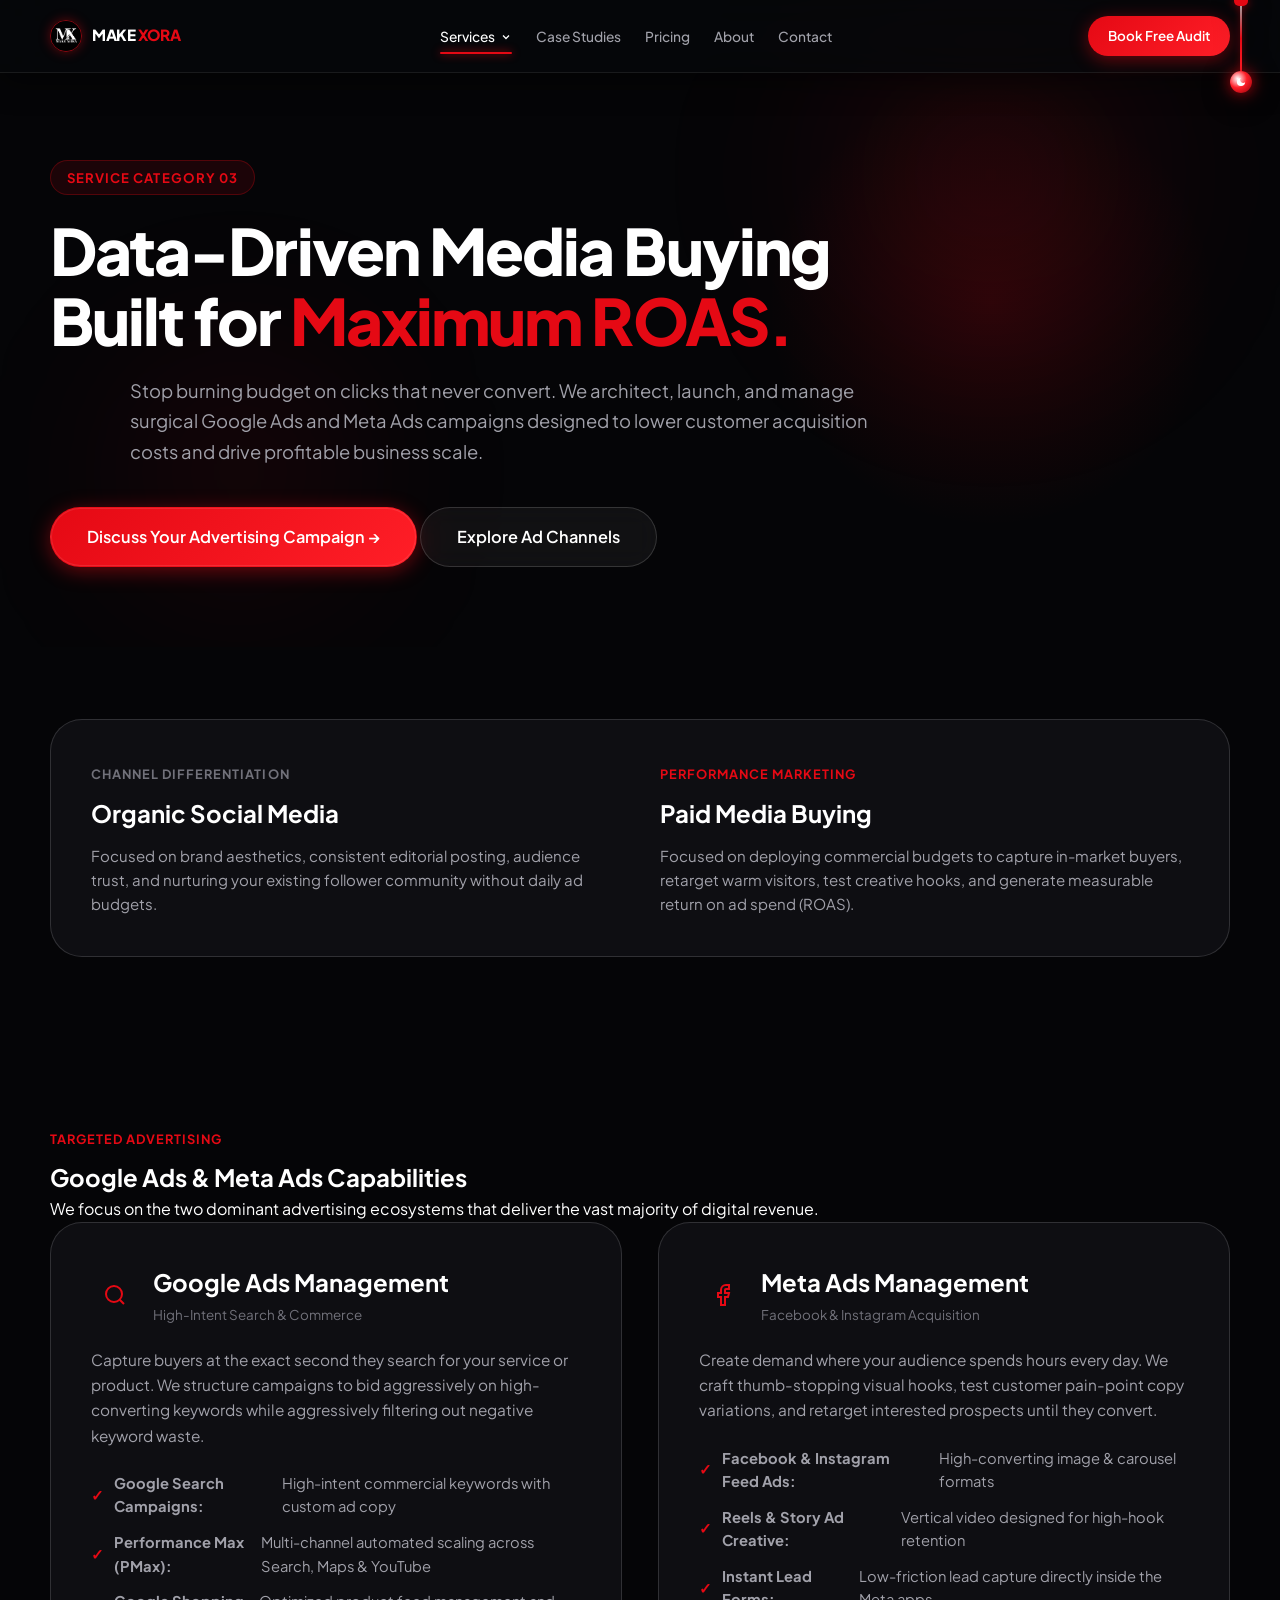
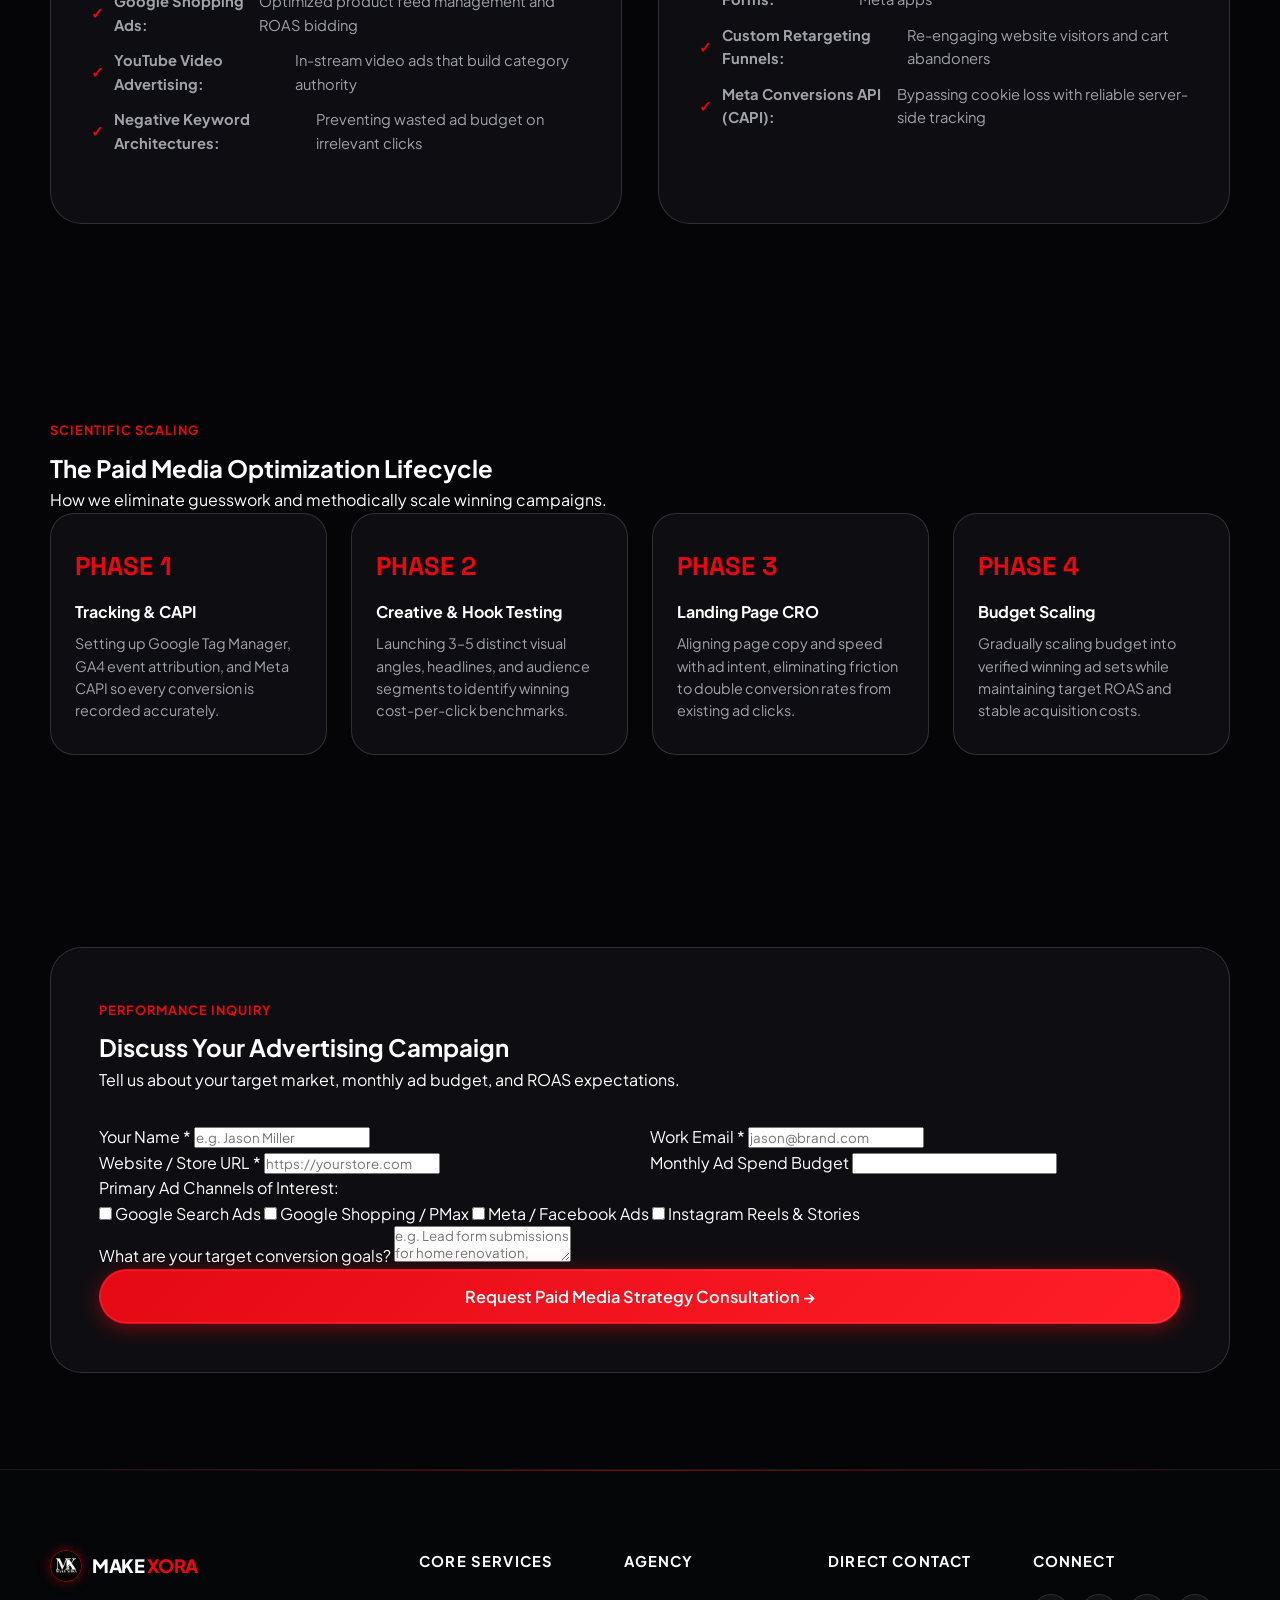
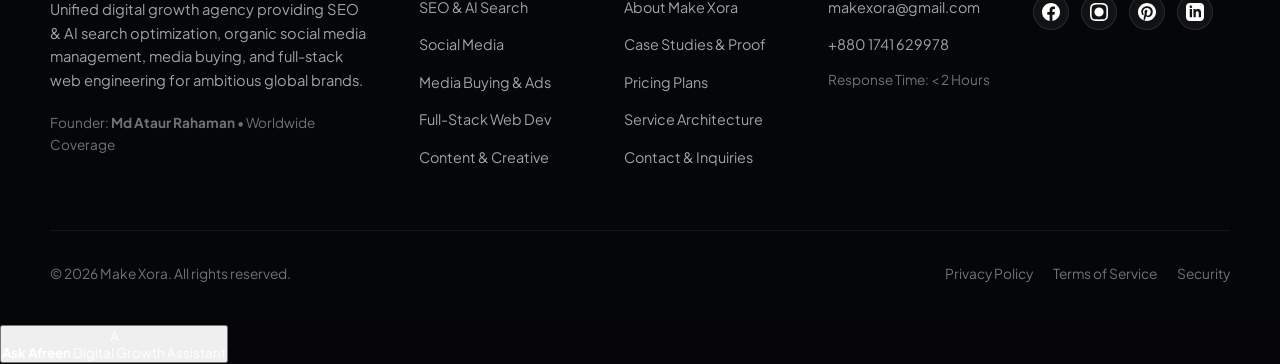
<file: services/paid-advertising.html>
<!DOCTYPE html>
<html lang="en">
<head>
  <meta charset="UTF-8">
  <meta name="viewport" content="width=device-width, initial-scale=1.0">
  <title>Media Buying &amp; Paid Advertising — Make Xora</title>
  <meta name="description" content="Data-driven Google Ads and Meta Ads management. Search campaigns, Shopping PMax, Facebook & Instagram lead funnels, CAPI tracking, and ROAS optimization.">
  <link rel="canonical" href="https://makexora.com/services/paid-advertising.html">

  <meta property="og:title" content="Media Buying &amp; Paid Advertising — Make Xora">
  <meta property="og:description" content="Turn ad spend into profitable revenue. Google Ads, Meta Ads &amp; conversion-focused media buying.">
  <meta property="og:image" content="../assets/brand/makexora-nav-logo.png">

  <!-- Theme Script -->
  <script>
    (function() {
      try {
        var saved = localStorage.getItem('makexora-theme');
        if (saved === 'light') {
          document.documentElement.setAttribute('data-theme', 'light');
        } else {
          document.documentElement.setAttribute('data-theme', 'dark');
        }
      } catch (e) {}
    })();
  </script>

  <link rel="stylesheet" href="../assets/css/main.css">
  <link rel="stylesheet" href="../assets/css/redesign.css?v=3.1.0">
</head>
<body>
  <!-- ==========================================================================
       FLOATING MINI ROPE WITH LITTLE BALL THEME TOGGLE (LIGHT & DARK MODE)
       ========================================================================== -->
  <div class="theme-cord-wrapper" id="themeCord" aria-label="Toggle light and dark mode" role="button" tabindex="0" title="Pull or click cord to toggle Light / Dark Mode">
    <div class="theme-cord-mount"></div>
    <div class="theme-cord-line" id="themeCordLine"></div>
    <div class="theme-cord-ball" id="themeCordBall">
      <div class="theme-cord-icon theme-cord-icon-moon">
        <svg width="12" height="12" viewBox="0 0 24 24" fill="currentColor"><path d="M21 12.79A9 9 0 1 1 11.21 3 7 7 0 0 0 21 12.79z"/></svg>
      </div>
      <div class="theme-cord-icon theme-cord-icon-sun">
        <svg width="12" height="12" viewBox="0 0 24 24" fill="none" stroke="currentColor" stroke-width="2.5"><circle cx="12" cy="12" r="5"/><path d="M12 1v2M12 21v2M4.22 4.22l1.42 1.42M18.36 18.36l1.42 1.42M1 12h2M21 12h2M4.22 19.78l1.42-1.42M18.36 5.64l1.42-1.42"/></svg>
      </div>
    </div>
    <div class="theme-cord-tooltip" id="themeCordTooltip">Pull Cord</div>
  </div>


    <!-- ==========================================================================
       FLOATING PILL NAVBAR
       ========================================================================== -->
  <div class="floating-nav-wrapper">
    <nav class="floating-nav-pill" aria-label="Primary Navigation">
      <a href="../index.html" class="nav-brand-badge" aria-label="Make Xora Home">
        <img src="../assets/brand/makexora-nav-logo.png" alt="Make Xora Logo" class="nav-brand-logo-img">
        <span class="nav-brand-text">MAKE <span class="text-red">XORA</span></span>
      </a>

      <ul class="nav-pill-links">
        <li class="nav-pill-dropdown">
          <a href="../services.html" class="nav-pill-link active">
            Services
            <svg width="12" height="12" viewBox="0 0 24 24" fill="none" stroke="currentColor" stroke-width="2.5"><path d="M6 9l6 6 6-6"/></svg>
          </a>
          <div class="nav-pill-dropdown-menu">
            <a href="seo-ai-search.html" class="dropdown-link-item">
              <span class="dropdown-link-icon">
                <svg width="14" height="14" viewBox="0 0 24 24" fill="none" stroke="currentColor" stroke-width="2"><circle cx="11" cy="11" r="8"/><path d="m21 21-4.3-4.3"/></svg>
              </span>
              <span>SEO &amp; AI Search</span>
            </a>
            <a href="social-media.html" class="dropdown-link-item">
              <span class="dropdown-link-icon">
                <svg width="14" height="14" viewBox="0 0 24 24" fill="none" stroke="currentColor" stroke-width="2"><path d="M18 2h-3a5 5 0 0 0-5 5v3H7v4h3v8h4v-8h3l1-4h-4V7a1 1 0 0 1 1-1h3z"/></svg>
              </span>
              <span>Social Media Management</span>
            </a>
            <a href="paid-advertising.html" class="dropdown-link-item">
              <span class="dropdown-link-icon">
                <svg width="14" height="14" viewBox="0 0 24 24" fill="none" stroke="currentColor" stroke-width="2"><path d="M12 2v20M17 5H9.5a3.5 3.5 0 0 0 0 7h5a3.5 3.5 0 0 1 0 7H6"/></svg>
              </span>
              <span>Media Buying &amp; Ads</span>
            </a>
            <a href="web-development.html" class="dropdown-link-item">
              <span class="dropdown-link-icon">
                <svg width="14" height="14" viewBox="0 0 24 24" fill="none" stroke="currentColor" stroke-width="2"><polyline points="16 18 22 12 16 6"/><polyline points="8 6 2 12 8 18"/></svg>
              </span>
              <span>Full-Stack Web Dev</span>
            </a>
            <a href="content-strategy.html" class="dropdown-link-item">
              <span class="dropdown-link-icon">
                <svg width="14" height="14" viewBox="0 0 24 24" fill="none" stroke="currentColor" stroke-width="2"><path d="M14 2H6a2 2 0 0 0-2 2v16a2 2 0 0 0 2 2h12a2 2 0 0 0 2-2V8z"/><polyline points="14 2 14 8 20 8"/></svg>
              </span>
              <span>Content &amp; Creative</span>
            </a>
          </div>
        </li>
        <li><a href="../portfolio.html" class="nav-pill-link">Case Studies</a></li>
        <li><a href="../pricing.html" class="nav-pill-link">Pricing</a></li>
        <li><a href="../about.html" class="nav-pill-link">About</a></li>
        <li><a href="../contact.html" class="nav-pill-link">Contact</a></li>
      </ul>

      <a href="../contact.html" class="nav-pill-cta">Book Free Audit</a>

      <button class="nav-mobile-btn" aria-label="Open mobile navigation">
        <svg width="22" height="22" viewBox="0 0 24 24" fill="none" stroke="currentColor" stroke-width="2"><line x1="3" y1="12" x2="21" y2="12"/><line x1="3" y1="6" x2="21" y2="6"/><line x1="3" y1="18" x2="21" y2="18"/></svg>
      </button>
    </nav>
  </div>

  <!-- Mobile Drawer -->
  <div class="mobile-drawer" id="mobileDrawer" style="position: fixed; top: 0; right: -100%; width: 300px; height: 100vh; background: #0c0d12; border-left: 1px solid rgba(255,255,255,0.1); padding: 32px 24px; z-index: 1001; transition: right 0.35s ease;">
    <div style="display: flex; justify-content: space-between; align-items: center; margin-bottom: 32px;">
      <span style="font-weight: 800; font-size: 1.1rem;">MAKE <span class="text-red">XORA</span></span>
      <button id="drawerClose" style="background: none; border: none; color: #fff; font-size: 1.6rem; cursor: pointer;">&times;</button>
    </div>
    <div style="display: flex; flex-direction: column; gap: 18px; font-size: 1rem;">
      <a href="../index.html">Home</a>
      <a href="../services.html">All Services</a>
      <a href="../portfolio.html">Case Studies</a>
      <a href="../pricing.html">Pricing Plans</a>
      <a href="../about.html">About Agency</a>
      <a href="../contact.html">Contact Us</a>
    </div>
    <div style="margin-top: 40px;">
      <a href="../contact.html" class="btn btn-primary" style="width: 100%;">Book Free Audit</a>
    </div>
  </div>

  <main>
    <!-- HERO -->
    <section class="hero relative overflow-hidden">
      <div class="hero-orb hero-orb-1"></div>
      <div class="hero-orb hero-orb-2"></div>
      <div class="hero-orb hero-orb-3"></div>
      <div class="hero-red-glow" style="position: absolute; width: 450px; height: 450px; background: radial-gradient(circle, rgba(229,9,20,0.14) 0%, transparent 70%); top: 12%; right: 5%; border-radius: 50%; pointer-events: none; z-index: 1;"></div>
      <div class="container relative z-2">
        <div class="hero-content">
          <div class="hero-eyebrow">Service Category 03</div>
          <h1 class="hero-title">
            Data-Driven Media Buying Built for <span class="text-red">Maximum ROAS.</span>
          </h1>
          <p class="hero-subtitle">
            Stop burning budget on clicks that never convert. We architect, launch, and manage surgical Google Ads and Meta Ads campaigns designed to lower customer acquisition costs and drive profitable business scale.
          </p>
          <div class="hero-actions">
            <a href="#campaign-form" class="btn btn-primary btn-lg">Discuss Your Advertising Campaign &rarr;</a>
            <a href="#channels" class="btn btn-secondary btn-lg">Explore Ad Channels</a>
          </div>
        </div>
      </div>
    </section>

    <!-- PAID ADS VS ORGANIC SOCIAL CLARIFICATION -->
    <section style="padding: 72px 0; background: var(--bg-secondary); border-top: 1px solid var(--border-light); border-bottom: 1px solid var(--border-light);">
      <div class="container">
        <div style="background: var(--bg-card); border: 1px solid var(--border-medium); border-radius: var(--radius-xl); padding: 40px; box-shadow: var(--shadow-sm);">
          <div style="display: grid; grid-template-columns: 1fr 1fr; gap: 40px;">
            <div style="border-right: 1px solid var(--border-light); padding-right: 32px;">
              <span style="font-size: 0.8rem; text-transform: uppercase; letter-spacing: 0.08em; font-weight: 700; color: var(--text-muted);">Channel Differentiation</span>
              <h3 style="font-size: 1.5rem; margin-top: 8px; margin-bottom: 12px;">Organic Social Media</h3>
              <p style="font-size: 0.94rem; color: var(--text-secondary); line-height: 1.6;">
                Focused on brand aesthetics, consistent editorial posting, audience trust, and nurturing your existing follower community without daily ad budgets.
              </p>
            </div>
            <div>
              <span style="font-size: 0.8rem; text-transform: uppercase; letter-spacing: 0.08em; font-weight: 700; color: var(--brand-red);">Performance Marketing</span>
              <h3 style="font-size: 1.5rem; margin-top: 8px; margin-bottom: 12px;">Paid Media Buying</h3>
              <p style="font-size: 0.94rem; color: var(--text-secondary); line-height: 1.6;">
                Focused on deploying commercial budgets to capture in-market buyers, retarget warm visitors, test creative hooks, and generate measurable return on ad spend (ROAS).
              </p>
            </div>
          </div>
        </div>
      </div>
    </section>

    <!-- CORE CHANNELS (Section #channels) -->
    <section id="channels" style="padding: 96px 0;">
      <div class="container">
        <div class="section-header">
          <span class="section-eyebrow">Targeted Advertising</span>
          <h2 class="section-title">Google Ads &amp; Meta Ads Capabilities</h2>
          <p class="section-desc">
            We focus on the two dominant advertising ecosystems that deliver the vast majority of digital revenue.
          </p>
        </div>

        <div style="display: grid; grid-template-columns: 1fr 1fr; gap: 36px;">
          <!-- GOOGLE ADS -->
          <div style="background: var(--bg-card); border: 1px solid var(--border-medium); border-radius: var(--radius-xl); padding: 40px; box-shadow: var(--shadow-sm);">
            <div style="display: flex; align-items: center; gap: 14px; margin-bottom: 20px;">
              <div style="width: 48px; height: 48px; border-radius: var(--radius-sm); background: var(--brand-red-light); color: var(--brand-red); display: flex; align-items: center; justify-content: center;">
                <svg width="24" height="24" viewBox="0 0 24 24" fill="none" stroke="currentColor" stroke-width="2"><circle cx="11" cy="11" r="8"/><path d="m21 21-4.3-4.3"/></svg>
              </div>
              <div>
                <h3 style="font-size: 1.5rem;">Google Ads Management</h3>
                <span style="font-size: 0.84rem; color: var(--text-muted);">High-Intent Search &amp; Commerce</span>
              </div>
            </div>

            <p style="font-size: 0.96rem; color: var(--text-secondary); margin-bottom: 24px; line-height: 1.65;">
              Capture buyers at the exact second they search for your service or product. We structure campaigns to bid aggressively on high-converting keywords while aggressively filtering out negative keyword waste.
            </p>

            <ul style="display: flex; flex-direction: column; gap: 12px; font-size: 0.92rem; color: var(--text-secondary); margin-bottom: 28px;">
              <li style="display: flex; gap: 10px; align-items: center;"><span style="color: var(--brand-red); font-weight: 700;">✓</span> <strong>Google Search Campaigns:</strong> High-intent commercial keywords with custom ad copy</li>
              <li style="display: flex; gap: 10px; align-items: center;"><span style="color: var(--brand-red); font-weight: 700;">✓</span> <strong>Performance Max (PMax):</strong> Multi-channel automated scaling across Search, Maps &amp; YouTube</li>
              <li style="display: flex; gap: 10px; align-items: center;"><span style="color: var(--brand-red); font-weight: 700;">✓</span> <strong>Google Shopping Ads:</strong> Optimized product feed management and ROAS bidding</li>
              <li style="display: flex; gap: 10px; align-items: center;"><span style="color: var(--brand-red); font-weight: 700;">✓</span> <strong>YouTube Video Advertising:</strong> In-stream video ads that build category authority</li>
              <li style="display: flex; gap: 10px; align-items: center;"><span style="color: var(--brand-red); font-weight: 700;">✓</span> <strong>Negative Keyword Architectures:</strong> Preventing wasted ad budget on irrelevant clicks</li>
            </ul>
          </div>

          <!-- META ADS -->
          <div style="background: var(--bg-card); border: 1px solid var(--border-medium); border-radius: var(--radius-xl); padding: 40px; box-shadow: var(--shadow-sm);">
            <div style="display: flex; align-items: center; gap: 14px; margin-bottom: 20px;">
              <div style="width: 48px; height: 48px; border-radius: var(--radius-sm); background: var(--brand-red-light); color: var(--brand-red); display: flex; align-items: center; justify-content: center;">
                <svg width="24" height="24" viewBox="0 0 24 24" fill="none" stroke="currentColor" stroke-width="2"><path d="M18 2h-3a5 5 0 0 0-5 5v3H7v4h3v8h4v-8h3l1-4h-4V7a1 1 0 0 1 1-1h3z"/></svg>
              </div>
              <div>
                <h3 style="font-size: 1.5rem;">Meta Ads Management</h3>
                <span style="font-size: 0.84rem; color: var(--text-muted);">Facebook &amp; Instagram Acquisition</span>
              </div>
            </div>

            <p style="font-size: 0.96rem; color: var(--text-secondary); margin-bottom: 24px; line-height: 1.65;">
              Create demand where your audience spends hours every day. We craft thumb-stopping visual hooks, test customer pain-point copy variations, and retarget interested prospects until they convert.
            </p>

            <ul style="display: flex; flex-direction: column; gap: 12px; font-size: 0.92rem; color: var(--text-secondary); margin-bottom: 28px;">
              <li style="display: flex; gap: 10px; align-items: center;"><span style="color: var(--brand-red); font-weight: 700;">✓</span> <strong>Facebook &amp; Instagram Feed Ads:</strong> High-converting image &amp; carousel formats</li>
              <li style="display: flex; gap: 10px; align-items: center;"><span style="color: var(--brand-red); font-weight: 700;">✓</span> <strong>Reels &amp; Story Ad Creative:</strong> Vertical video designed for high-hook retention</li>
              <li style="display: flex; gap: 10px; align-items: center;"><span style="color: var(--brand-red); font-weight: 700;">✓</span> <strong>Instant Lead Forms:</strong> Low-friction lead capture directly inside the Meta apps</li>
              <li style="display: flex; gap: 10px; align-items: center;"><span style="color: var(--brand-red); font-weight: 700;">✓</span> <strong>Custom Retargeting Funnels:</strong> Re-engaging website visitors and cart abandoners</li>
              <li style="display: flex; gap: 10px; align-items: center;"><span style="color: var(--brand-red); font-weight: 700;">✓</span> <strong>Meta Conversions API (CAPI):</strong> Bypassing cookie loss with reliable server-side tracking</li>
            </ul>
          </div>
        </div>
      </div>
    </section>

    <!-- CAMPAIGN TESTING & ATTRIBUTION METHODOLOGY -->
    <section style="padding: 96px 0; background: var(--bg-secondary);">
      <div class="container">
        <div class="section-header">
          <span class="section-eyebrow">Scientific Scaling</span>
          <h2 class="section-title">The Paid Media Optimization Lifecycle</h2>
          <p class="section-desc">
            How we eliminate guesswork and methodically scale winning campaigns.
          </p>
        </div>

        <div style="display: grid; grid-template-columns: repeat(4, 1fr); gap: 24px;">
          <div style="background: var(--bg-card); border: 1px solid var(--border-medium); border-radius: var(--radius-lg); padding: 32px 24px;">
            <div style="font-family: var(--font-mono); font-size: 1.6rem; font-weight: 800; color: var(--brand-red); margin-bottom: 12px;">PHASE 1</div>
            <h4 style="margin-bottom: 8px;">Tracking &amp; CAPI</h4>
            <p style="font-size: 0.9rem; color: var(--text-secondary); line-height: 1.55;">
              Setting up Google Tag Manager, GA4 event attribution, and Meta CAPI so every conversion is recorded accurately.
            </p>
          </div>

          <div style="background: var(--bg-card); border: 1px solid var(--border-medium); border-radius: var(--radius-lg); padding: 32px 24px;">
            <div style="font-family: var(--font-mono); font-size: 1.6rem; font-weight: 800; color: var(--brand-red); margin-bottom: 12px;">PHASE 2</div>
            <h4 style="margin-bottom: 8px;">Creative &amp; Hook Testing</h4>
            <p style="font-size: 0.9rem; color: var(--text-secondary); line-height: 1.55;">
              Launching 3–5 distinct visual angles, headlines, and audience segments to identify winning cost-per-click benchmarks.
            </p>
          </div>

          <div style="background: var(--bg-card); border: 1px solid var(--border-medium); border-radius: var(--radius-lg); padding: 32px 24px;">
            <div style="font-family: var(--font-mono); font-size: 1.6rem; font-weight: 800; color: var(--brand-red); margin-bottom: 12px;">PHASE 3</div>
            <h4 style="margin-bottom: 8px;">Landing Page CRO</h4>
            <p style="font-size: 0.9rem; color: var(--text-secondary); line-height: 1.55;">
              Aligning page copy and speed with ad intent, eliminating friction to double conversion rates from existing ad clicks.
            </p>
          </div>

          <div style="background: var(--bg-card); border: 1px solid var(--border-medium); border-radius: var(--radius-lg); padding: 32px 24px;">
            <div style="font-family: var(--font-mono); font-size: 1.6rem; font-weight: 800; color: var(--brand-red); margin-bottom: 12px;">PHASE 4</div>
            <h4 style="margin-bottom: 8px;">Budget Scaling</h4>
            <p style="font-size: 0.9rem; color: var(--text-secondary); line-height: 1.55;">
              Gradually scaling budget into verified winning ad sets while maintaining target ROAS and stable acquisition costs.
            </p>
          </div>
        </div>
      </div>
    </section>

    <!-- INQUIRY FORM (Section #campaign-form) -->
    <section id="campaign-form" style="padding: 96px 0;">
      <div class="container container-narrow">
        <div style="background: var(--bg-card); border: 1px solid var(--border-medium); border-radius: var(--radius-xl); padding: 48px; box-shadow: var(--shadow-lg);">
          <div class="section-header" style="margin-bottom: 32px;">
            <span class="section-eyebrow">Performance Inquiry</span>
            <h2 class="section-title">Discuss Your Advertising Campaign</h2>
            <p class="section-desc">Tell us about your target market, monthly ad budget, and ROAS expectations.</p>
          </div>

          <form class="growth-contact-form" data-netlify="true" name="paid-ads-inquiry" method="POST">
            <input type="hidden" name="form-name" value="paid-ads-inquiry">
            <input type="hidden" name="service_interest" value="Media Buying & Paid Advertising">

            <div style="display: grid; grid-template-columns: 1fr 1fr; gap: 20px;">
              <div class="form-group">
                <label class="form-label" for="adName">Your Name *</label>
                <input type="text" id="adName" name="name" class="form-input" placeholder="e.g. Jason Miller" required>
              </div>
              <div class="form-group">
                <label class="form-label" for="adEmail">Work Email *</label>
                <input type="email" id="adEmail" name="email" class="form-input" placeholder="jason@brand.com" required>
              </div>
            </div>

            <div style="display: grid; grid-template-columns: 1fr 1fr; gap: 20px;">
              <div class="form-group">
                <label class="form-label" for="adWebsite">Website / Store URL *</label>
                <input type="url" id="adWebsite" name="website" class="form-input" placeholder="https://yourstore.com" required>
              </div>
              <div class="form-group">
                <label class="form-label" for="adBudget">Monthly Ad Spend Budget</label>
                <select id="adBudget" name="ad_budget" class="form-select">
                  <option value="$1,000 - $3,000 / month">$1,000 – $3,000 / month</option>
                  <option value="$3,000 - $5,000 / month">$3,000 – $5,000 / month</option>
                  <option value="$5,000 - $10,000 / month">$5,000 – $10,000 / month</option>
                  <option value="$10,000+ / month">$10,000+ / month</option>
                  <option value="Exploring preliminary budget">Exploring preliminary budget</option>
                </select>
              </div>
            </div>

            <div class="form-group">
              <label class="form-label">Primary Ad Channels of Interest:</label>
              <div class="form-checkbox-group">
                <label class="checkbox-label"><input type="checkbox" name="channel" value="Google Search"> Google Search Ads</label>
                <label class="checkbox-label"><input type="checkbox" name="channel" value="Google Shopping"> Google Shopping / PMax</label>
                <label class="checkbox-label"><input type="checkbox" name="channel" value="Meta Facebook Ads"> Meta / Facebook Ads</label>
                <label class="checkbox-label"><input type="checkbox" name="channel" value="Meta Instagram Ads"> Instagram Reels &amp; Stories</label>
              </div>
            </div>

            <div class="form-group">
              <label class="form-label" for="adDetails">What are your target conversion goals?</label>
              <textarea id="adDetails" name="message" class="form-textarea" placeholder="e.g. Lead form submissions for home renovation, Shopify online store purchase ROAS, appointment bookings..."></textarea>
            </div>

            <button type="submit" class="btn btn-primary btn-lg" style="width: 100%;">
              Request Paid Media Strategy Consultation &rarr;
            </button>
          </form>
        </div>
      </div>
    </section>
  </main>

    <!-- ==========================================================================
       COSMIC STARDUST FOOTER
       ========================================================================== -->
  <footer class="cosmic-footer">
    <div class="footer-top-stardust"></div>
    <div class="container">
      <div class="footer-grid-cols">
        <div>
          <a href="../index.html" class="nav-brand-badge" style="margin-bottom: 16px;">
            <img src="../assets/brand/makexora-nav-logo.png" alt="Make Xora Logo" class="nav-brand-logo-img">
            <span class="nav-brand-text" style="font-size: 1.15rem;">MAKE <span class="text-red">XORA</span></span>
          </a>
          <p style="font-size: 0.92rem; color: #a1a1aa; line-height: 1.6; max-width: 320px; margin-bottom: 20px;">
            Unified digital growth agency providing SEO &amp; AI search optimization, organic social media management, media buying, and full-stack web engineering for ambitious global brands.
          </p>
          <div style="font-size: 0.85rem; color: #71717a;">
            Founder: <strong>Md Ataur Rahaman</strong> &bull; Worldwide Coverage
          </div>
        </div>

        <div>
          <div class="footer-col-title">Core Services</div>
          <ul class="footer-col-links">
            <li><a href="seo-ai-search.html" class="footer-col-link">SEO &amp; AI Search</a></li>
            <li><a href="social-media.html" class="footer-col-link">Social Media</a></li>
            <li><a href="paid-advertising.html" class="footer-col-link">Media Buying &amp; Ads</a></li>
            <li><a href="web-development.html" class="footer-col-link">Full-Stack Web Dev</a></li>
            <li><a href="content-strategy.html" class="footer-col-link">Content &amp; Creative</a></li>
          </ul>
        </div>

        <div>
          <div class="footer-col-title">Agency</div>
          <ul class="footer-col-links">
            <li><a href="../about.html" class="footer-col-link">About Make Xora</a></li>
            <li><a href="../portfolio.html" class="footer-col-link">Case Studies &amp; Proof</a></li>
            <li><a href="../pricing.html" class="footer-col-link">Pricing Plans</a></li>
            <li><a href="../services.html" class="footer-col-link">Service Architecture</a></li>
            <li><a href="../contact.html" class="footer-col-link">Contact &amp; Inquiries</a></li>
          </ul>
        </div>

        <div>
          <div class="footer-col-title">Direct Contact</div>
          <ul class="footer-col-links">
            <li><a href="mailto:makexora@gmail.com" class="footer-col-link">makexora@gmail.com</a></li>
            <li><a href="https://wa.me/8801741629978" target="_blank" rel="noopener" class="footer-col-link">+880 1741 629978</a></li>
            <li style="font-size: 0.85rem; color: #71717a;">Response Time: &lt; 2 Hours</li>
          </ul>
        </div>

        <div>
          <div class="footer-col-title">Connect</div>
          <div class="footer-social-strip">
            <a href="https://facebook.com/makexora" target="_blank" rel="noopener" class="footer-social-icon" aria-label="Facebook">
              <svg width="18" height="18" viewBox="0 0 24 24" fill="currentColor"><path d="M24 12.073C24 5.405 18.627 0 12 0S0 5.405 0 12.073C0 18.1 4.388 23.094 10.125 24v-8.437H7.078v-3.49h3.047V9.41c0-3.025 1.792-4.697 4.533-4.697 1.312 0 2.686.236 2.686.236v2.97h-1.514c-1.491 0-1.956.93-1.956 1.885v2.268h3.328l-.532 3.49h-2.796V24C19.612 23.094 24 18.1 24 12.073z"/></svg>
            </a>
            <a href="https://instagram.com/makexora" target="_blank" rel="noopener" class="footer-social-icon" aria-label="Instagram">
              <svg width="18" height="18" viewBox="0 0 24 24" fill="currentColor"><path d="M12 2.163c3.204 0 3.584.012 4.85.07 3.252.148 4.771 1.691 4.919 4.919.058 1.265.069 1.645.069 4.849 0 3.205-.012 3.584-.069 4.849-.149 3.225-1.664 4.771-4.919 4.919-1.266.058-1.644.07-4.85.07-3.204 0-3.584-.012-4.849-.07-3.26-.149-4.771-1.699-4.919-4.92-.058-1.265-.07-1.644-.07-4.849 0-3.204.013-3.583.07-4.849.149-3.227 1.664-4.771 4.919-4.919 1.266-.057 1.645-.069 4.849-.069zM12 0C8.741 0 8.333.014 7.053.072 2.695.272.273 2.69.073 7.052.014 8.333 0 8.741 0 12c0 3.259.014 3.668.072 4.948.2 4.358 2.618 6.78 6.98 6.98C8.333 23.986 8.741 24 12 24c3.259 0 3.668-.014 4.948-.072 4.354-.2 6.782-2.618 6.979-6.98.059-1.28.073-1.689.073-4.948 0-3.259-.014-3.667-.072-4.947-.196-4.354-2.617-6.78-6.979-6.98C15.668.014 15.259 0 12 0zm0 5.838a6.162 6.162 0 100 12.324 6.162 6.162 0 000-12.324z"/></svg>
            </a>
            <a href="https://pinterest.com/makexora" target="_blank" rel="noopener" class="footer-social-icon" aria-label="Pinterest">
              <svg width="18" height="18" viewBox="0 0 24 24" fill="currentColor"><path d="M12 0C5.373 0 0 5.373 0 12c0 5.084 3.163 9.426 7.627 11.174-.105-.949-.2-2.405.042-3.441.218-.937 1.407-5.965 1.407-5.965s-.359-.719-.359-1.782c0-1.668.967-2.914 2.171-2.914 1.023 0 1.518.769 1.518 1.69 0 1.029-.655 2.568-.994 3.995-.283 1.194.599 2.169 1.777 2.169 2.133 0 3.772-2.249 3.772-5.495 0-2.873-2.064-4.882-5.012-4.882-3.414 0-5.418 2.561-5.418 5.207 0 1.031.397 2.138.893 2.738a.36.36 0 01.083.345l-.333 1.36c-.053.22-.174.267-.402.161-1.499-.698-2.436-2.889-2.436-4.649 0-3.785 2.75-7.262 7.929-7.262 4.163 0 7.398 2.967 7.398 6.931 0 4.136-2.607 7.464-6.227 7.464-1.216 0-2.359-.632-2.75-1.378l-.748 2.853c-.271 1.043-1.002 2.35-1.492 3.146C9.57 23.812 10.763 24 12 24c6.627 0 12-5.373 12-12S18.627 0 12 0z"/></svg>
            </a>
            <a href="https://linkedin.com/company/makexora" target="_blank" rel="noopener" class="footer-social-icon" aria-label="LinkedIn">
              <svg width="18" height="18" viewBox="0 0 24 24" fill="currentColor"><path d="M19 0h-14c-2.761 0-5 2.239-5 5v14c0 2.761 2.239 5 5 5h14c2.762 0 5-2.239 5-5v-14c0-2.761-2.238-5-5-5zm-11 19h-3v-11h3v11zm-1.5-12.268c-.966 0-1.75-.79-1.75-1.764s.784-1.764 1.75-1.764 1.75.79 1.75 1.764-.783 1.764-1.75 1.764zm13.5 12.268h-3v-5.604c0-3.368-4-3.113-4 0v5.604h-3v-11h3v1.765c1.396-2.586 7-2.777 7 2.476v6.759z"/></svg>
            </a>
          </div>
        </div>
      </div>

      <div class="footer-bottom-bar">
        <div>&copy; 2026 Make Xora. All rights reserved.</div>
        <div style="display: flex; gap: 20px;">
          <a href="#" style="color: #71717a;">Privacy Policy</a>
          <a href="#" style="color: #71717a;">Terms of Service</a>
          <a href="#" style="color: #71717a;">Security</a>
        </div>
      </div>
    </div>
  </footer>

  <script src="../assets/js/main.js?v=3.1.0"></script>
  <script src="../assets/js/assistant.js"></script>
</body>
</html>
</file>
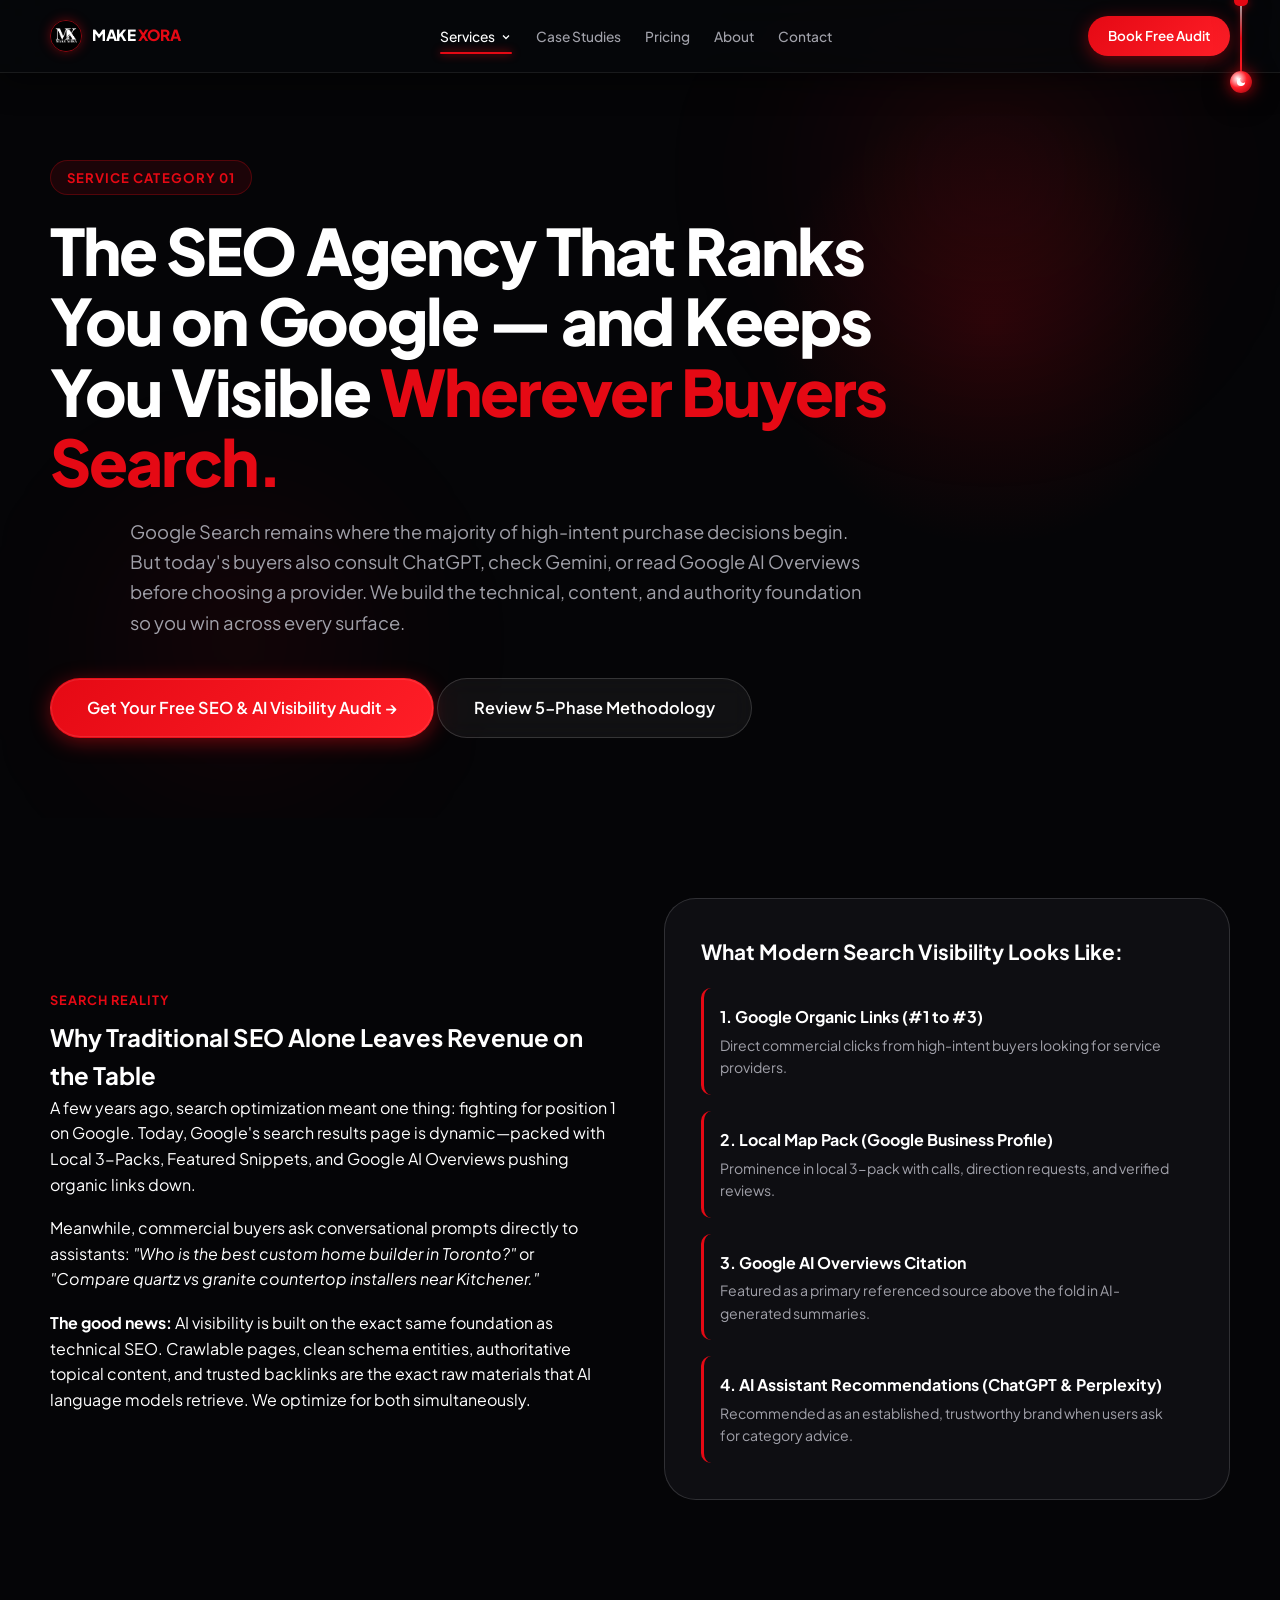
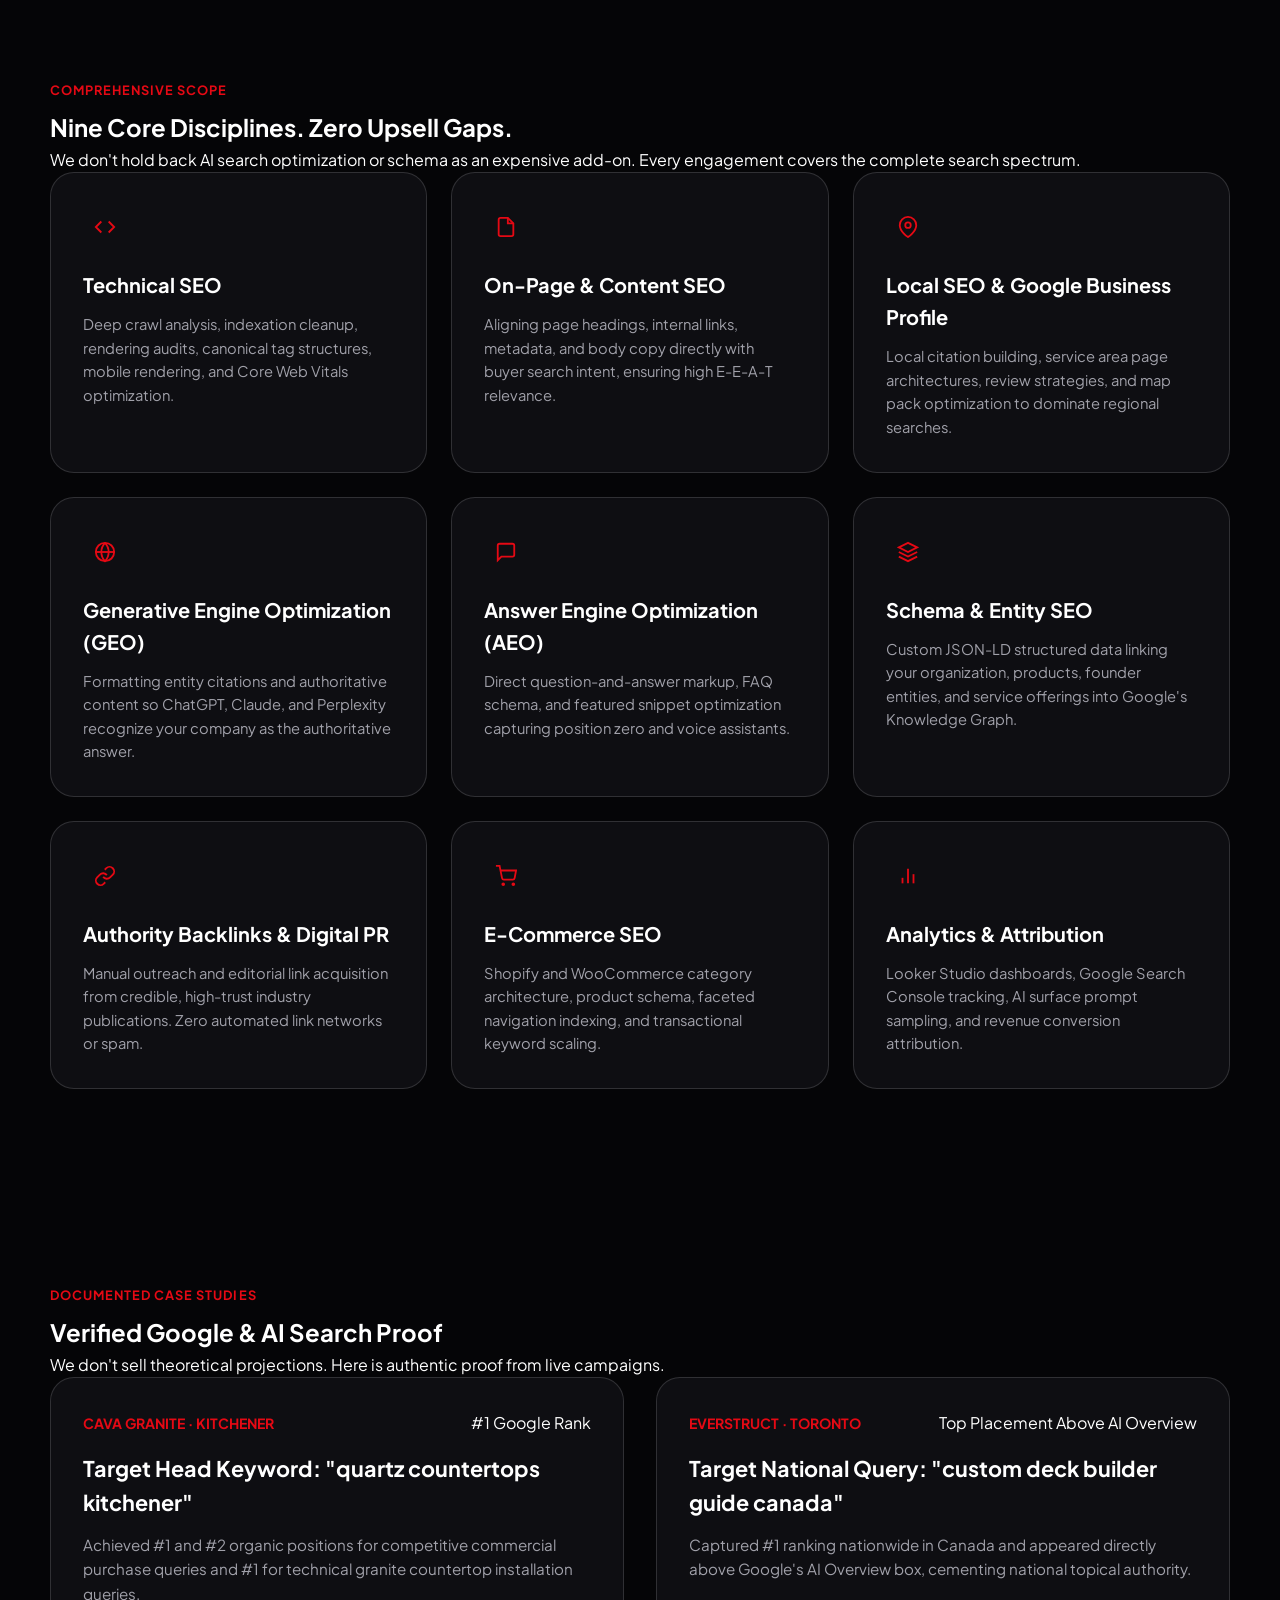
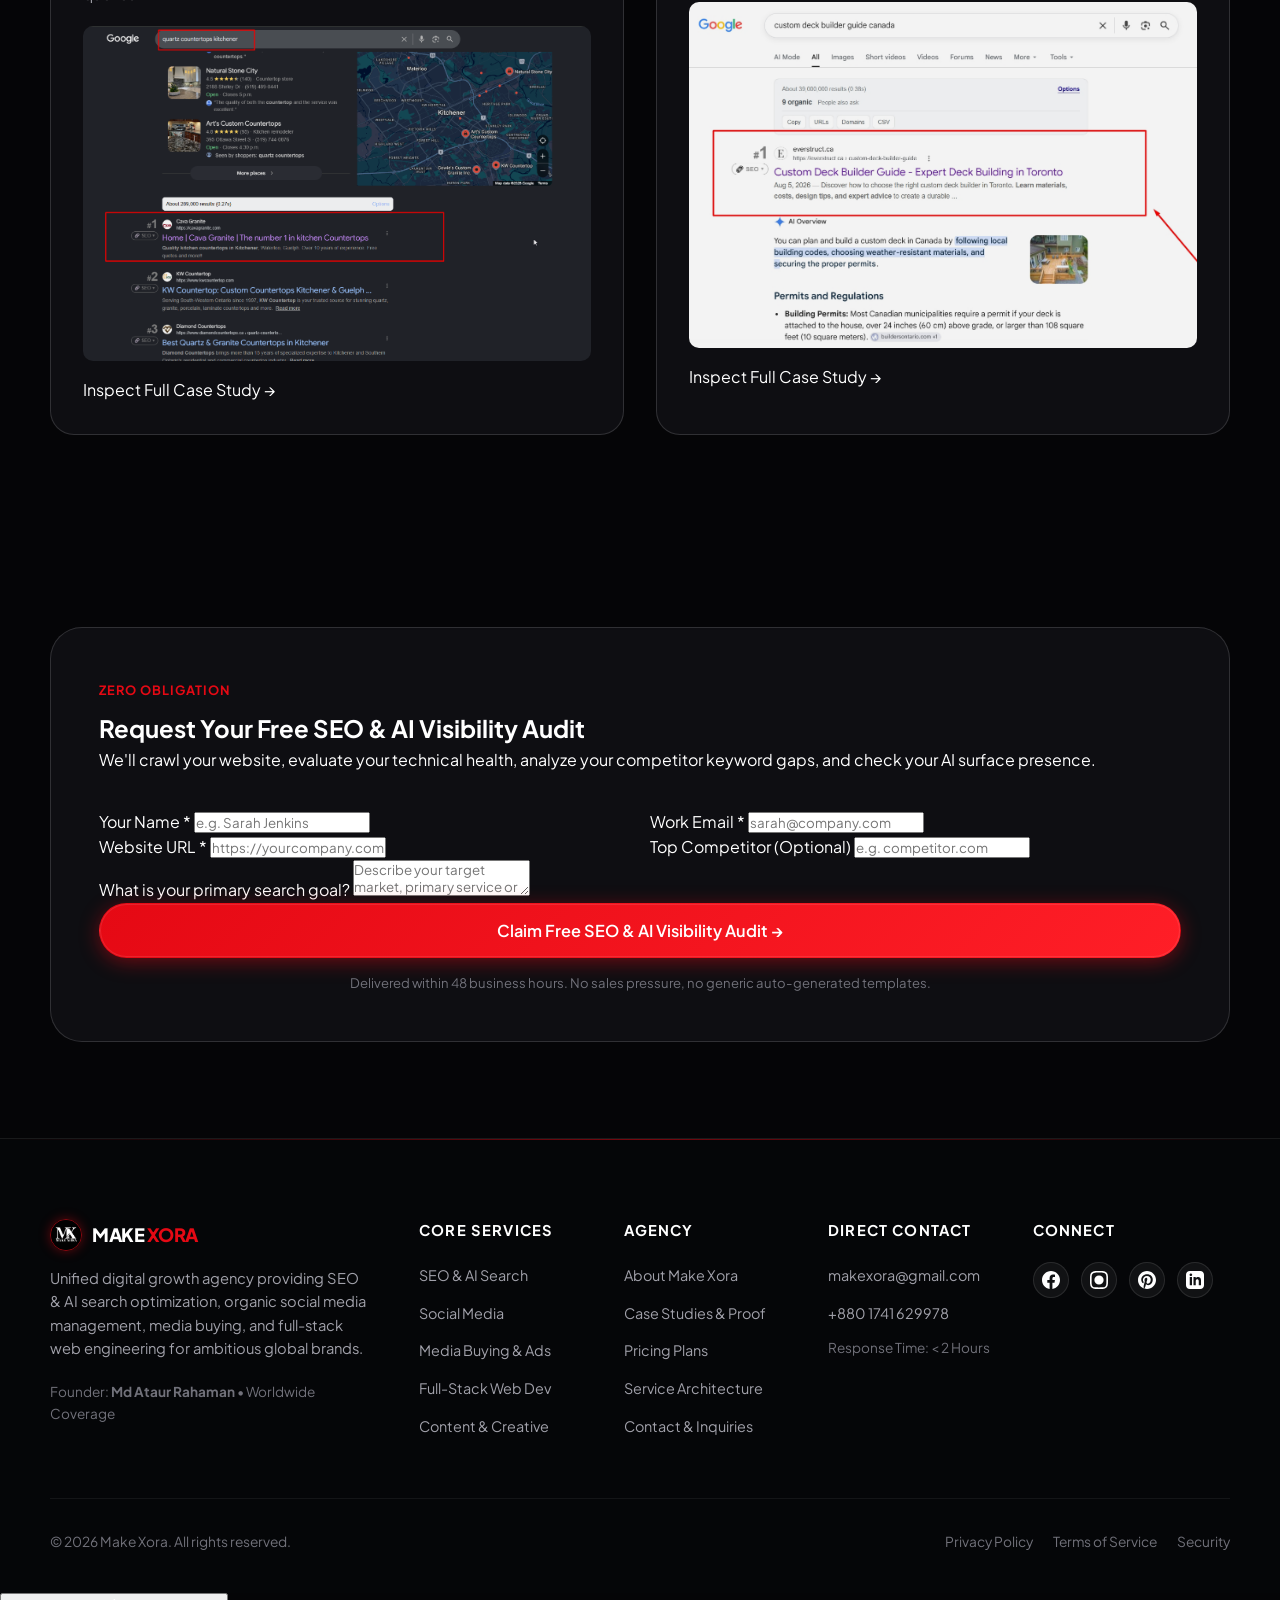
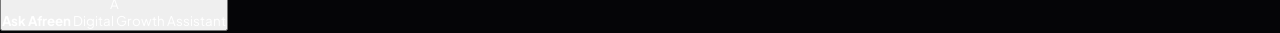
<file: services/seo-ai-search.html>
<!DOCTYPE html>
<html lang="en">
<head>
  <meta charset="UTF-8">
  <meta name="viewport" content="width=device-width, initial-scale=1.0">
  <title>SEO &amp; AI Search Optimization — Make Xora</title>
  <meta name="description" content="Dominate Google rankings and get recommended across generative AI surfaces (ChatGPT, Gemini, Perplexity, and AI Overviews). Technical SEO, local search, schema, and GEO.">
  <link rel="canonical" href="https://makexora.com/services/seo-ai-search.html">

  <meta property="og:title" content="SEO &amp; AI Search Optimization — Make Xora">
  <meta property="og:description" content="The SEO service that ranks you on Google first — and keeps you visible wherever buyers search.">
  <meta property="og:image" content="../assets/brand/makexora-nav-logo.png">

  <!-- Theme Script -->
  <script>
    (function() {
      try {
        var saved = localStorage.getItem('makexora-theme');
        if (saved === 'light') {
          document.documentElement.setAttribute('data-theme', 'light');
        } else {
          document.documentElement.setAttribute('data-theme', 'dark');
        }
      } catch (e) {}
    })();
  </script>

  <link rel="stylesheet" href="../assets/css/main.css">
  <link rel="stylesheet" href="../assets/css/redesign.css?v=3.1.0">
</head>
<body>
  <!-- ==========================================================================
       FLOATING MINI ROPE WITH LITTLE BALL THEME TOGGLE (LIGHT & DARK MODE)
       ========================================================================== -->
  <div class="theme-cord-wrapper" id="themeCord" aria-label="Toggle light and dark mode" role="button" tabindex="0" title="Pull or click cord to toggle Light / Dark Mode">
    <div class="theme-cord-mount"></div>
    <div class="theme-cord-line" id="themeCordLine"></div>
    <div class="theme-cord-ball" id="themeCordBall">
      <div class="theme-cord-icon theme-cord-icon-moon">
        <svg width="12" height="12" viewBox="0 0 24 24" fill="currentColor"><path d="M21 12.79A9 9 0 1 1 11.21 3 7 7 0 0 0 21 12.79z"/></svg>
      </div>
      <div class="theme-cord-icon theme-cord-icon-sun">
        <svg width="12" height="12" viewBox="0 0 24 24" fill="none" stroke="currentColor" stroke-width="2.5"><circle cx="12" cy="12" r="5"/><path d="M12 1v2M12 21v2M4.22 4.22l1.42 1.42M18.36 18.36l1.42 1.42M1 12h2M21 12h2M4.22 19.78l1.42-1.42M18.36 5.64l1.42-1.42"/></svg>
      </div>
    </div>
    <div class="theme-cord-tooltip" id="themeCordTooltip">Pull Cord</div>
  </div>


    <!-- ==========================================================================
       FLOATING PILL NAVBAR
       ========================================================================== -->
  <div class="floating-nav-wrapper">
    <nav class="floating-nav-pill" aria-label="Primary Navigation">
      <a href="../index.html" class="nav-brand-badge" aria-label="Make Xora Home">
        <img src="../assets/brand/makexora-nav-logo.png" alt="Make Xora Logo" class="nav-brand-logo-img">
        <span class="nav-brand-text">MAKE <span class="text-red">XORA</span></span>
      </a>

      <ul class="nav-pill-links">
        <li class="nav-pill-dropdown">
          <a href="../services.html" class="nav-pill-link active">
            Services
            <svg width="12" height="12" viewBox="0 0 24 24" fill="none" stroke="currentColor" stroke-width="2.5"><path d="M6 9l6 6 6-6"/></svg>
          </a>
          <div class="nav-pill-dropdown-menu">
            <a href="seo-ai-search.html" class="dropdown-link-item">
              <span class="dropdown-link-icon">
                <svg width="14" height="14" viewBox="0 0 24 24" fill="none" stroke="currentColor" stroke-width="2"><circle cx="11" cy="11" r="8"/><path d="m21 21-4.3-4.3"/></svg>
              </span>
              <span>SEO &amp; AI Search</span>
            </a>
            <a href="social-media.html" class="dropdown-link-item">
              <span class="dropdown-link-icon">
                <svg width="14" height="14" viewBox="0 0 24 24" fill="none" stroke="currentColor" stroke-width="2"><path d="M18 2h-3a5 5 0 0 0-5 5v3H7v4h3v8h4v-8h3l1-4h-4V7a1 1 0 0 1 1-1h3z"/></svg>
              </span>
              <span>Social Media Management</span>
            </a>
            <a href="paid-advertising.html" class="dropdown-link-item">
              <span class="dropdown-link-icon">
                <svg width="14" height="14" viewBox="0 0 24 24" fill="none" stroke="currentColor" stroke-width="2"><path d="M12 2v20M17 5H9.5a3.5 3.5 0 0 0 0 7h5a3.5 3.5 0 0 1 0 7H6"/></svg>
              </span>
              <span>Media Buying &amp; Ads</span>
            </a>
            <a href="web-development.html" class="dropdown-link-item">
              <span class="dropdown-link-icon">
                <svg width="14" height="14" viewBox="0 0 24 24" fill="none" stroke="currentColor" stroke-width="2"><polyline points="16 18 22 12 16 6"/><polyline points="8 6 2 12 8 18"/></svg>
              </span>
              <span>Full-Stack Web Dev</span>
            </a>
            <a href="content-strategy.html" class="dropdown-link-item">
              <span class="dropdown-link-icon">
                <svg width="14" height="14" viewBox="0 0 24 24" fill="none" stroke="currentColor" stroke-width="2"><path d="M14 2H6a2 2 0 0 0-2 2v16a2 2 0 0 0 2 2h12a2 2 0 0 0 2-2V8z"/><polyline points="14 2 14 8 20 8"/></svg>
              </span>
              <span>Content &amp; Creative</span>
            </a>
          </div>
        </li>
        <li><a href="../portfolio.html" class="nav-pill-link">Case Studies</a></li>
        <li><a href="../pricing.html" class="nav-pill-link">Pricing</a></li>
        <li><a href="../about.html" class="nav-pill-link">About</a></li>
        <li><a href="../contact.html" class="nav-pill-link">Contact</a></li>
      </ul>

      <a href="../contact.html" class="nav-pill-cta">Book Free Audit</a>

      <button class="nav-mobile-btn" aria-label="Open mobile navigation">
        <svg width="22" height="22" viewBox="0 0 24 24" fill="none" stroke="currentColor" stroke-width="2"><line x1="3" y1="12" x2="21" y2="12"/><line x1="3" y1="6" x2="21" y2="6"/><line x1="3" y1="18" x2="21" y2="18"/></svg>
      </button>
    </nav>
  </div>

  <!-- Mobile Drawer -->
  <div class="mobile-drawer" id="mobileDrawer" style="position: fixed; top: 0; right: -100%; width: 300px; height: 100vh; background: #0c0d12; border-left: 1px solid rgba(255,255,255,0.1); padding: 32px 24px; z-index: 1001; transition: right 0.35s ease;">
    <div style="display: flex; justify-content: space-between; align-items: center; margin-bottom: 32px;">
      <span style="font-weight: 800; font-size: 1.1rem;">MAKE <span class="text-red">XORA</span></span>
      <button id="drawerClose" style="background: none; border: none; color: #fff; font-size: 1.6rem; cursor: pointer;">&times;</button>
    </div>
    <div style="display: flex; flex-direction: column; gap: 18px; font-size: 1rem;">
      <a href="../index.html">Home</a>
      <a href="../services.html">All Services</a>
      <a href="../portfolio.html">Case Studies</a>
      <a href="../pricing.html">Pricing Plans</a>
      <a href="../about.html">About Agency</a>
      <a href="../contact.html">Contact Us</a>
    </div>
    <div style="margin-top: 40px;">
      <a href="../contact.html" class="btn btn-primary" style="width: 100%;">Book Free Audit</a>
    </div>
  </div>

  <main>
    <!-- HERO -->
    <section class="hero relative overflow-hidden">
      <div class="hero-orb hero-orb-1"></div>
      <div class="hero-orb hero-orb-2"></div>
      <div class="hero-orb hero-orb-3"></div>
      <div class="hero-red-glow" style="position: absolute; width: 450px; height: 450px; background: radial-gradient(circle, rgba(229,9,20,0.14) 0%, transparent 70%); top: 12%; right: 5%; border-radius: 50%; pointer-events: none; z-index: 1;"></div>
      <div class="container relative z-2">
        <div class="hero-content">
          <div class="hero-eyebrow">Service Category 01</div>
          <h1 class="hero-title">
            The SEO Agency That Ranks You on Google — and Keeps You Visible <span class="text-red">Wherever Buyers Search.</span>
          </h1>
          <p class="hero-subtitle">
            Google Search remains where the majority of high-intent purchase decisions begin. But today's buyers also consult ChatGPT, check Gemini, or read Google AI Overviews before choosing a provider. We build the technical, content, and authority foundation so you win across every surface.
          </p>
          <div class="hero-actions">
            <a href="#audit" class="btn btn-primary btn-lg">Get Your Free SEO &amp; AI Visibility Audit &rarr;</a>
            <a href="#framework" class="btn btn-secondary btn-lg">Review 5-Phase Methodology</a>
          </div>
        </div>
      </div>
    </section>

    <!-- THE DUAL-SURFACE REALITY -->
    <section style="padding: 80px 0;">
      <div class="container">
        <div style="display: grid; grid-template-columns: 1fr 1fr; gap: 48px; align-items: center;">
          <div>
            <span class="section-eyebrow">Search Reality</span>
            <h2>Why Traditional SEO Alone Leaves Revenue on the Table</h2>
            <p style="margin-bottom: 18px;">
              A few years ago, search optimization meant one thing: fighting for position 1 on Google. Today, Google's search results page is dynamic—packed with Local 3-Packs, Featured Snippets, and Google AI Overviews pushing organic links down.
            </p>
            <p style="margin-bottom: 18px;">
              Meanwhile, commercial buyers ask conversational prompts directly to assistants: <em>"Who is the best custom home builder in Toronto?"</em> or <em>"Compare quartz vs granite countertop installers near Kitchener."</em>
            </p>
            <p>
              <strong>The good news:</strong> AI visibility is built on the exact same foundation as technical SEO. Crawlable pages, clean schema entities, authoritative topical content, and trusted backlinks are the exact raw materials that AI language models retrieve. We optimize for both simultaneously.
            </p>
          </div>

          <div style="background: var(--bg-card); border: 1px solid var(--border-medium); border-radius: var(--radius-xl); padding: 36px; box-shadow: var(--shadow-md);">
            <h3 style="margin-bottom: 20px; font-size: 1.3rem;">What Modern Search Visibility Looks Like:</h3>
            <div style="display: flex; flex-direction: column; gap: 16px;">
              <div style="padding: 16px; background: var(--bg-secondary); border-radius: var(--radius-sm); border-left: 3px solid var(--brand-red);">
                <div style="font-weight: 700; color: var(--text-primary); margin-bottom: 4px;">1. Google Organic Links (#1 to #3)</div>
                <div style="font-size: 0.88rem; color: var(--text-secondary);">Direct commercial clicks from high-intent buyers looking for service providers.</div>
              </div>
              <div style="padding: 16px; background: var(--bg-secondary); border-radius: var(--radius-sm); border-left: 3px solid var(--brand-red);">
                <div style="font-weight: 700; color: var(--text-primary); margin-bottom: 4px;">2. Local Map Pack (Google Business Profile)</div>
                <div style="font-size: 0.88rem; color: var(--text-secondary);">Prominence in local 3-pack with calls, direction requests, and verified reviews.</div>
              </div>
              <div style="padding: 16px; background: var(--bg-secondary); border-radius: var(--radius-sm); border-left: 3px solid var(--brand-red);">
                <div style="font-weight: 700; color: var(--text-primary); margin-bottom: 4px;">3. Google AI Overviews Citation</div>
                <div style="font-size: 0.88rem; color: var(--text-secondary);">Featured as a primary referenced source above the fold in AI-generated summaries.</div>
              </div>
              <div style="padding: 16px; background: var(--bg-secondary); border-radius: var(--radius-sm); border-left: 3px solid var(--brand-red);">
                <div style="font-weight: 700; color: var(--text-primary); margin-bottom: 4px;">4. AI Assistant Recommendations (ChatGPT &amp; Perplexity)</div>
                <div style="font-size: 0.88rem; color: var(--text-secondary);">Recommended as an established, trustworthy brand when users ask for category advice.</div>
              </div>
            </div>
          </div>
        </div>
      </div>
    </section>

    <!-- NINE CORE CAPABILITIES -->
    <section style="padding: 96px 0; background: var(--bg-secondary);">
      <div class="container">
        <div class="section-header">
          <span class="section-eyebrow">Comprehensive Scope</span>
          <h2 class="section-title">Nine Core Disciplines. Zero Upsell Gaps.</h2>
          <p class="section-desc">
            We don't hold back AI search optimization or schema as an expensive add-on. Every engagement covers the complete search spectrum.
          </p>
        </div>

        <div style="display: grid; grid-template-columns: repeat(3, 1fr); gap: 24px;">
          <!-- 1. Technical SEO -->
          <div style="background: var(--bg-card); border: 1px solid var(--border-medium); border-radius: var(--radius-lg); padding: 32px;">
            <div style="width: 44px; height: 44px; border-radius: var(--radius-sm); background: var(--brand-red-light); color: var(--brand-red); display: flex; align-items: center; justify-content: center; margin-bottom: 20px;">
              <svg width="22" height="22" viewBox="0 0 24 24" fill="none" stroke="currentColor" stroke-width="2"><polyline points="16 18 22 12 16 6"/><polyline points="8 6 2 12 8 18"/></svg>
            </div>
            <h3 style="font-size: 1.25rem; margin-bottom: 12px;">Technical SEO</h3>
            <p style="font-size: 0.92rem; color: var(--text-secondary); line-height: 1.6;">
              Deep crawl analysis, indexation cleanup, rendering audits, canonical tag structures, mobile rendering, and Core Web Vitals optimization.
            </p>
          </div>

          <!-- 2. On-Page & Content SEO -->
          <div style="background: var(--bg-card); border: 1px solid var(--border-medium); border-radius: var(--radius-lg); padding: 32px;">
            <div style="width: 44px; height: 44px; border-radius: var(--radius-sm); background: var(--brand-red-light); color: var(--brand-red); display: flex; align-items: center; justify-content: center; margin-bottom: 20px;">
              <svg width="22" height="22" viewBox="0 0 24 24" fill="none" stroke="currentColor" stroke-width="2"><path d="M14 2H6a2 2 0 0 0-2 2v16a2 2 0 0 0 2 2h12a2 2 0 0 0 2-2V8z"/><polyline points="14 2 14 8 20 8"/></svg>
            </div>
            <h3 style="font-size: 1.25rem; margin-bottom: 12px;">On-Page &amp; Content SEO</h3>
            <p style="font-size: 0.92rem; color: var(--text-secondary); line-height: 1.6;">
              Aligning page headings, internal links, metadata, and body copy directly with buyer search intent, ensuring high E-E-A-T relevance.
            </p>
          </div>

          <!-- 3. Local SEO & Google Business Profile -->
          <div style="background: var(--bg-card); border: 1px solid var(--border-medium); border-radius: var(--radius-lg); padding: 32px;">
            <div style="width: 44px; height: 44px; border-radius: var(--radius-sm); background: var(--brand-red-light); color: var(--brand-red); display: flex; align-items: center; justify-content: center; margin-bottom: 20px;">
              <svg width="22" height="22" viewBox="0 0 24 24" fill="none" stroke="currentColor" stroke-width="2"><path d="M21 10c0 7-9 13-9 13s-9-6-9-13a9 9 0 0 1 18 0z"/><circle cx="12" cy="10" r="3"/></svg>
            </div>
            <h3 style="font-size: 1.25rem; margin-bottom: 12px;">Local SEO &amp; Google Business Profile</h3>
            <p style="font-size: 0.92rem; color: var(--text-secondary); line-height: 1.6;">
              Local citation building, service area page architectures, review strategies, and map pack optimization to dominate regional searches.
            </p>
          </div>

          <!-- 4. Generative Engine Optimization (GEO) -->
          <div style="background: var(--bg-card); border: 1px solid var(--border-medium); border-radius: var(--radius-lg); padding: 32px;">
            <div style="width: 44px; height: 44px; border-radius: var(--radius-sm); background: var(--brand-red-light); color: var(--brand-red); display: flex; align-items: center; justify-content: center; margin-bottom: 20px;">
              <svg width="22" height="22" viewBox="0 0 24 24" fill="none" stroke="currentColor" stroke-width="2"><circle cx="12" cy="12" r="10"/><path d="M12 2a14.5 14.5 0 0 0 0 20 14.5 14.5 0 0 0 0-20"/><path d="M2 12h20"/></svg>
            </div>
            <h3 style="font-size: 1.25rem; margin-bottom: 12px;">Generative Engine Optimization (GEO)</h3>
            <p style="font-size: 0.92rem; color: var(--text-secondary); line-height: 1.6;">
              Formatting entity citations and authoritative content so ChatGPT, Claude, and Perplexity recognize your company as the authoritative answer.
            </p>
          </div>

          <!-- 5. Answer Engine Optimization (AEO) -->
          <div style="background: var(--bg-card); border: 1px solid var(--border-medium); border-radius: var(--radius-lg); padding: 32px;">
            <div style="width: 44px; height: 44px; border-radius: var(--radius-sm); background: var(--brand-red-light); color: var(--brand-red); display: flex; align-items: center; justify-content: center; margin-bottom: 20px;">
              <svg width="22" height="22" viewBox="0 0 24 24" fill="none" stroke="currentColor" stroke-width="2"><path d="M21 15a2 2 0 0 1-2 2H7l-4 4V5a2 2 0 0 1 2-2h14a2 2 0 0 1 2 2z"/></svg>
            </div>
            <h3 style="font-size: 1.25rem; margin-bottom: 12px;">Answer Engine Optimization (AEO)</h3>
            <p style="font-size: 0.92rem; color: var(--text-secondary); line-height: 1.6;">
              Direct question-and-answer markup, FAQ schema, and featured snippet optimization capturing position zero and voice assistants.
            </p>
          </div>

          <!-- 6. Schema & Entity SEO -->
          <div style="background: var(--bg-card); border: 1px solid var(--border-medium); border-radius: var(--radius-lg); padding: 32px;">
            <div style="width: 44px; height: 44px; border-radius: var(--radius-sm); background: var(--brand-red-light); color: var(--brand-red); display: flex; align-items: center; justify-content: center; margin-bottom: 20px;">
              <svg width="22" height="22" viewBox="0 0 24 24" fill="none" stroke="currentColor" stroke-width="2"><polygon points="12 2 2 7 12 12 22 7 12 2"/><polyline points="2 17 12 22 22 17"/><polyline points="2 12 12 17 22 12"/></svg>
            </div>
            <h3 style="font-size: 1.25rem; margin-bottom: 12px;">Schema &amp; Entity SEO</h3>
            <p style="font-size: 0.92rem; color: var(--text-secondary); line-height: 1.6;">
              Custom JSON-LD structured data linking your organization, products, founder entities, and service offerings into Google's Knowledge Graph.
            </p>
          </div>

          <!-- 7. High-Authority Link Building & Digital PR -->
          <div style="background: var(--bg-card); border: 1px solid var(--border-medium); border-radius: var(--radius-lg); padding: 32px;">
            <div style="width: 44px; height: 44px; border-radius: var(--radius-sm); background: var(--brand-red-light); color: var(--brand-red); display: flex; align-items: center; justify-content: center; margin-bottom: 20px;">
              <svg width="22" height="22" viewBox="0 0 24 24" fill="none" stroke="currentColor" stroke-width="2"><path d="M10 13a5 5 0 0 0 7.54.54l3-3a5 5 0 0 0-7.07-7.07l-1.72 1.71"/><path d="M14 11a5 5 0 0 0-7.54-.54l-3 3a5 5 0 0 0 7.07 7.07l1.71-1.71"/></svg>
            </div>
            <h3 style="font-size: 1.25rem; margin-bottom: 12px;">Authority Backlinks &amp; Digital PR</h3>
            <p style="font-size: 0.92rem; color: var(--text-secondary); line-height: 1.6;">
              Manual outreach and editorial link acquisition from credible, high-trust industry publications. Zero automated link networks or spam.
            </p>
          </div>

          <!-- 8. E-Commerce SEO -->
          <div style="background: var(--bg-card); border: 1px solid var(--border-medium); border-radius: var(--radius-lg); padding: 32px;">
            <div style="width: 44px; height: 44px; border-radius: var(--radius-sm); background: var(--brand-red-light); color: var(--brand-red); display: flex; align-items: center; justify-content: center; margin-bottom: 20px;">
              <svg width="22" height="22" viewBox="0 0 24 24" fill="none" stroke="currentColor" stroke-width="2"><circle cx="9" cy="21" r="1"/><circle cx="20" cy="21" r="1"/><path d="M1 1h4l2.68 13.39a2 2 0 0 0 2 1.61h9.72a2 2 0 0 0 2-1.61L23 6H6"/></svg>
            </div>
            <h3 style="font-size: 1.25rem; margin-bottom: 12px;">E-Commerce SEO</h3>
            <p style="font-size: 0.92rem; color: var(--text-secondary); line-height: 1.6;">
              Shopify and WooCommerce category architecture, product schema, faceted navigation indexing, and transactional keyword scaling.
            </p>
          </div>

          <!-- 9. Analytics, Tracking & Rank Reporting -->
          <div style="background: var(--bg-card); border: 1px solid var(--border-medium); border-radius: var(--radius-lg); padding: 32px;">
            <div style="width: 44px; height: 44px; border-radius: var(--radius-sm); background: var(--brand-red-light); color: var(--brand-red); display: flex; align-items: center; justify-content: center; margin-bottom: 20px;">
              <svg width="22" height="22" viewBox="0 0 24 24" fill="none" stroke="currentColor" stroke-width="2"><line x1="18" y1="20" x2="18" y2="10"/><line x1="12" y1="20" x2="12" y2="4"/><line x1="6" y1="20" x2="6" y2="14"/></svg>
            </div>
            <h3 style="font-size: 1.25rem; margin-bottom: 12px;">Analytics &amp; Attribution</h3>
            <p style="font-size: 0.92rem; color: var(--text-secondary); line-height: 1.6;">
              Looker Studio dashboards, Google Search Console tracking, AI surface prompt sampling, and revenue conversion attribution.
            </p>
          </div>
        </div>
      </div>
    </section>

    <!-- REAL CLIENT RESULTS PREVIEW -->
    <section style="padding: 96px 0;">
      <div class="container">
        <div class="section-header">
          <span class="section-eyebrow">Documented Case Studies</span>
          <h2 class="section-title">Verified Google &amp; AI Search Proof</h2>
          <p class="section-desc">
            We don't sell theoretical projections. Here is authentic proof from live campaigns.
          </p>
        </div>

        <div style="display: grid; grid-template-columns: 1fr 1fr; gap: 32px;">
          <div style="background: var(--bg-card); border: 1px solid var(--border-medium); border-radius: var(--radius-lg); padding: 32px;">
            <div style="display: flex; justify-content: space-between; align-items: center; margin-bottom: 16px;">
              <span style="font-weight: 700; color: var(--brand-red); font-size: 0.88rem;">CAVA GRANITE · KITCHENER</span>
              <span class="case-ranking-pill" style="position: static;">#1 Google Rank</span>
            </div>
            <h3 style="font-size: 1.35rem; margin-bottom: 12px;">Target Head Keyword: "quartz countertops kitchener"</h3>
            <p style="font-size: 0.95rem; color: var(--text-secondary); margin-bottom: 20px;">
              Achieved #1 and #2 organic positions for competitive commercial purchase queries and #1 for technical granite countertop installation queries.
            </p>
            <img src="../assets/images/case-studies/cs-1.png" alt="Cava Granite #1 ranking evidence" style="width: 100%; border-radius: var(--radius-sm); border: 1px solid var(--border-light); margin-bottom: 16px;">
            <a href="../portfolio.html" class="service-card-link">Inspect Full Case Study &rarr;</a>
          </div>

          <div style="background: var(--bg-card); border: 1px solid var(--border-medium); border-radius: var(--radius-lg); padding: 32px;">
            <div style="display: flex; justify-content: space-between; align-items: center; margin-bottom: 16px;">
              <span style="font-weight: 700; color: var(--brand-red); font-size: 0.88rem;">EVERSTRUCT · TORONTO</span>
              <span class="case-ranking-pill" style="position: static;">Top Placement Above AI Overview</span>
            </div>
            <h3 style="font-size: 1.35rem; margin-bottom: 12px;">Target National Query: "custom deck builder guide canada"</h3>
            <p style="font-size: 0.95rem; color: var(--text-secondary); margin-bottom: 20px;">
              Captured #1 ranking nationwide in Canada and appeared directly above Google's AI Overview box, cementing national topical authority.
            </p>
            <img src="../assets/images/case-studies/cs-4.png" alt="Everstruct #1 ranking evidence" style="width: 100%; border-radius: var(--radius-sm); border: 1px solid var(--border-light); margin-bottom: 16px;">
            <a href="../portfolio.html" class="service-card-link">Inspect Full Case Study &rarr;</a>
          </div>
        </div>
      </div>
    </section>

    <!-- FREE SEO AUDIT REQUEST FORM (Section #audit) -->
    <section id="audit" style="padding: 96px 0; background: var(--bg-secondary);">
      <div class="container container-narrow">
        <div style="background: var(--bg-card); border: 1px solid var(--border-medium); border-radius: var(--radius-xl); padding: 48px; box-shadow: var(--shadow-lg);">
          <div class="section-header" style="margin-bottom: 36px;">
            <span class="section-eyebrow">Zero Obligation</span>
            <h2 class="section-title">Request Your Free SEO &amp; AI Visibility Audit</h2>
            <p class="section-desc">
              We'll crawl your website, evaluate your technical health, analyze your competitor keyword gaps, and check your AI surface presence.
            </p>
          </div>

          <form class="growth-contact-form" data-netlify="true" name="seo-audit-inquiry" method="POST">
            <input type="hidden" name="form-name" value="seo-audit-inquiry">
            <input type="hidden" name="service_interest" value="SEO & AI Search Audit">

            <div style="display: grid; grid-template-columns: 1fr 1fr; gap: 20px;">
              <div class="form-group">
                <label class="form-label" for="auditName">Your Name *</label>
                <input type="text" id="auditName" name="name" class="form-input" placeholder="e.g. Sarah Jenkins" required>
              </div>
              <div class="form-group">
                <label class="form-label" for="auditEmail">Work Email *</label>
                <input type="email" id="auditEmail" name="email" class="form-input" placeholder="sarah@company.com" required>
              </div>
            </div>

            <div style="display: grid; grid-template-columns: 1fr 1fr; gap: 20px;">
              <div class="form-group">
                <label class="form-label" for="auditWebsite">Website URL *</label>
                <input type="url" id="auditWebsite" name="website" class="form-input" placeholder="https://yourcompany.com" required>
              </div>
              <div class="form-group">
                <label class="form-label" for="auditCompetitor">Top Competitor (Optional)</label>
                <input type="text" id="auditCompetitor" name="competitor" class="form-input" placeholder="e.g. competitor.com">
              </div>
            </div>

            <div class="form-group">
              <label class="form-label" for="auditGoals">What is your primary search goal?</label>
              <textarea id="auditGoals" name="message" class="form-textarea" placeholder="Describe your target market, primary service or product, and any specific search terms you want to capture..."></textarea>
            </div>

            <button type="submit" class="btn btn-primary btn-lg" style="width: 100%;">
              Claim Free SEO &amp; AI Visibility Audit &rarr;
            </button>
            <p style="text-align: center; font-size: 0.82rem; color: var(--text-muted); margin-top: 14px;">
              Delivered within 48 business hours. No sales pressure, no generic auto-generated templates.
            </p>
          </form>
        </div>
      </div>
    </section>
  </main>

    <!-- ==========================================================================
       COSMIC STARDUST FOOTER
       ========================================================================== -->
  <footer class="cosmic-footer">
    <div class="footer-top-stardust"></div>
    <div class="container">
      <div class="footer-grid-cols">
        <div>
          <a href="../index.html" class="nav-brand-badge" style="margin-bottom: 16px;">
            <img src="../assets/brand/makexora-nav-logo.png" alt="Make Xora Logo" class="nav-brand-logo-img">
            <span class="nav-brand-text" style="font-size: 1.15rem;">MAKE <span class="text-red">XORA</span></span>
          </a>
          <p style="font-size: 0.92rem; color: #a1a1aa; line-height: 1.6; max-width: 320px; margin-bottom: 20px;">
            Unified digital growth agency providing SEO &amp; AI search optimization, organic social media management, media buying, and full-stack web engineering for ambitious global brands.
          </p>
          <div style="font-size: 0.85rem; color: #71717a;">
            Founder: <strong>Md Ataur Rahaman</strong> &bull; Worldwide Coverage
          </div>
        </div>

        <div>
          <div class="footer-col-title">Core Services</div>
          <ul class="footer-col-links">
            <li><a href="seo-ai-search.html" class="footer-col-link">SEO &amp; AI Search</a></li>
            <li><a href="social-media.html" class="footer-col-link">Social Media</a></li>
            <li><a href="paid-advertising.html" class="footer-col-link">Media Buying &amp; Ads</a></li>
            <li><a href="web-development.html" class="footer-col-link">Full-Stack Web Dev</a></li>
            <li><a href="content-strategy.html" class="footer-col-link">Content &amp; Creative</a></li>
          </ul>
        </div>

        <div>
          <div class="footer-col-title">Agency</div>
          <ul class="footer-col-links">
            <li><a href="../about.html" class="footer-col-link">About Make Xora</a></li>
            <li><a href="../portfolio.html" class="footer-col-link">Case Studies &amp; Proof</a></li>
            <li><a href="../pricing.html" class="footer-col-link">Pricing Plans</a></li>
            <li><a href="../services.html" class="footer-col-link">Service Architecture</a></li>
            <li><a href="../contact.html" class="footer-col-link">Contact &amp; Inquiries</a></li>
          </ul>
        </div>

        <div>
          <div class="footer-col-title">Direct Contact</div>
          <ul class="footer-col-links">
            <li><a href="mailto:makexora@gmail.com" class="footer-col-link">makexora@gmail.com</a></li>
            <li><a href="https://wa.me/8801741629978" target="_blank" rel="noopener" class="footer-col-link">+880 1741 629978</a></li>
            <li style="font-size: 0.85rem; color: #71717a;">Response Time: &lt; 2 Hours</li>
          </ul>
        </div>

        <div>
          <div class="footer-col-title">Connect</div>
          <div class="footer-social-strip">
            <a href="https://facebook.com/makexora" target="_blank" rel="noopener" class="footer-social-icon" aria-label="Facebook">
              <svg width="18" height="18" viewBox="0 0 24 24" fill="currentColor"><path d="M24 12.073C24 5.405 18.627 0 12 0S0 5.405 0 12.073C0 18.1 4.388 23.094 10.125 24v-8.437H7.078v-3.49h3.047V9.41c0-3.025 1.792-4.697 4.533-4.697 1.312 0 2.686.236 2.686.236v2.97h-1.514c-1.491 0-1.956.93-1.956 1.885v2.268h3.328l-.532 3.49h-2.796V24C19.612 23.094 24 18.1 24 12.073z"/></svg>
            </a>
            <a href="https://instagram.com/makexora" target="_blank" rel="noopener" class="footer-social-icon" aria-label="Instagram">
              <svg width="18" height="18" viewBox="0 0 24 24" fill="currentColor"><path d="M12 2.163c3.204 0 3.584.012 4.85.07 3.252.148 4.771 1.691 4.919 4.919.058 1.265.069 1.645.069 4.849 0 3.205-.012 3.584-.069 4.849-.149 3.225-1.664 4.771-4.919 4.919-1.266.058-1.644.07-4.85.07-3.204 0-3.584-.012-4.849-.07-3.26-.149-4.771-1.699-4.919-4.92-.058-1.265-.07-1.644-.07-4.849 0-3.204.013-3.583.07-4.849.149-3.227 1.664-4.771 4.919-4.919 1.266-.057 1.645-.069 4.849-.069zM12 0C8.741 0 8.333.014 7.053.072 2.695.272.273 2.69.073 7.052.014 8.333 0 8.741 0 12c0 3.259.014 3.668.072 4.948.2 4.358 2.618 6.78 6.98 6.98C8.333 23.986 8.741 24 12 24c3.259 0 3.668-.014 4.948-.072 4.354-.2 6.782-2.618 6.979-6.98.059-1.28.073-1.689.073-4.948 0-3.259-.014-3.667-.072-4.947-.196-4.354-2.617-6.78-6.979-6.98C15.668.014 15.259 0 12 0zm0 5.838a6.162 6.162 0 100 12.324 6.162 6.162 0 000-12.324z"/></svg>
            </a>
            <a href="https://pinterest.com/makexora" target="_blank" rel="noopener" class="footer-social-icon" aria-label="Pinterest">
              <svg width="18" height="18" viewBox="0 0 24 24" fill="currentColor"><path d="M12 0C5.373 0 0 5.373 0 12c0 5.084 3.163 9.426 7.627 11.174-.105-.949-.2-2.405.042-3.441.218-.937 1.407-5.965 1.407-5.965s-.359-.719-.359-1.782c0-1.668.967-2.914 2.171-2.914 1.023 0 1.518.769 1.518 1.69 0 1.029-.655 2.568-.994 3.995-.283 1.194.599 2.169 1.777 2.169 2.133 0 3.772-2.249 3.772-5.495 0-2.873-2.064-4.882-5.012-4.882-3.414 0-5.418 2.561-5.418 5.207 0 1.031.397 2.138.893 2.738a.36.36 0 01.083.345l-.333 1.36c-.053.22-.174.267-.402.161-1.499-.698-2.436-2.889-2.436-4.649 0-3.785 2.75-7.262 7.929-7.262 4.163 0 7.398 2.967 7.398 6.931 0 4.136-2.607 7.464-6.227 7.464-1.216 0-2.359-.632-2.75-1.378l-.748 2.853c-.271 1.043-1.002 2.35-1.492 3.146C9.57 23.812 10.763 24 12 24c6.627 0 12-5.373 12-12S18.627 0 12 0z"/></svg>
            </a>
            <a href="https://linkedin.com/company/makexora" target="_blank" rel="noopener" class="footer-social-icon" aria-label="LinkedIn">
              <svg width="18" height="18" viewBox="0 0 24 24" fill="currentColor"><path d="M19 0h-14c-2.761 0-5 2.239-5 5v14c0 2.761 2.239 5 5 5h14c2.762 0 5-2.239 5-5v-14c0-2.761-2.238-5-5-5zm-11 19h-3v-11h3v11zm-1.5-12.268c-.966 0-1.75-.79-1.75-1.764s.784-1.764 1.75-1.764 1.75.79 1.75 1.764-.783 1.764-1.75 1.764zm13.5 12.268h-3v-5.604c0-3.368-4-3.113-4 0v5.604h-3v-11h3v1.765c1.396-2.586 7-2.777 7 2.476v6.759z"/></svg>
            </a>
          </div>
        </div>
      </div>

      <div class="footer-bottom-bar">
        <div>&copy; 2026 Make Xora. All rights reserved.</div>
        <div style="display: flex; gap: 20px;">
          <a href="#" style="color: #71717a;">Privacy Policy</a>
          <a href="#" style="color: #71717a;">Terms of Service</a>
          <a href="#" style="color: #71717a;">Security</a>
        </div>
      </div>
    </div>
  </footer>

  <script src="../assets/js/main.js?v=3.1.0"></script>
  <script src="../assets/js/assistant.js"></script>
</body>
</html>
</file>
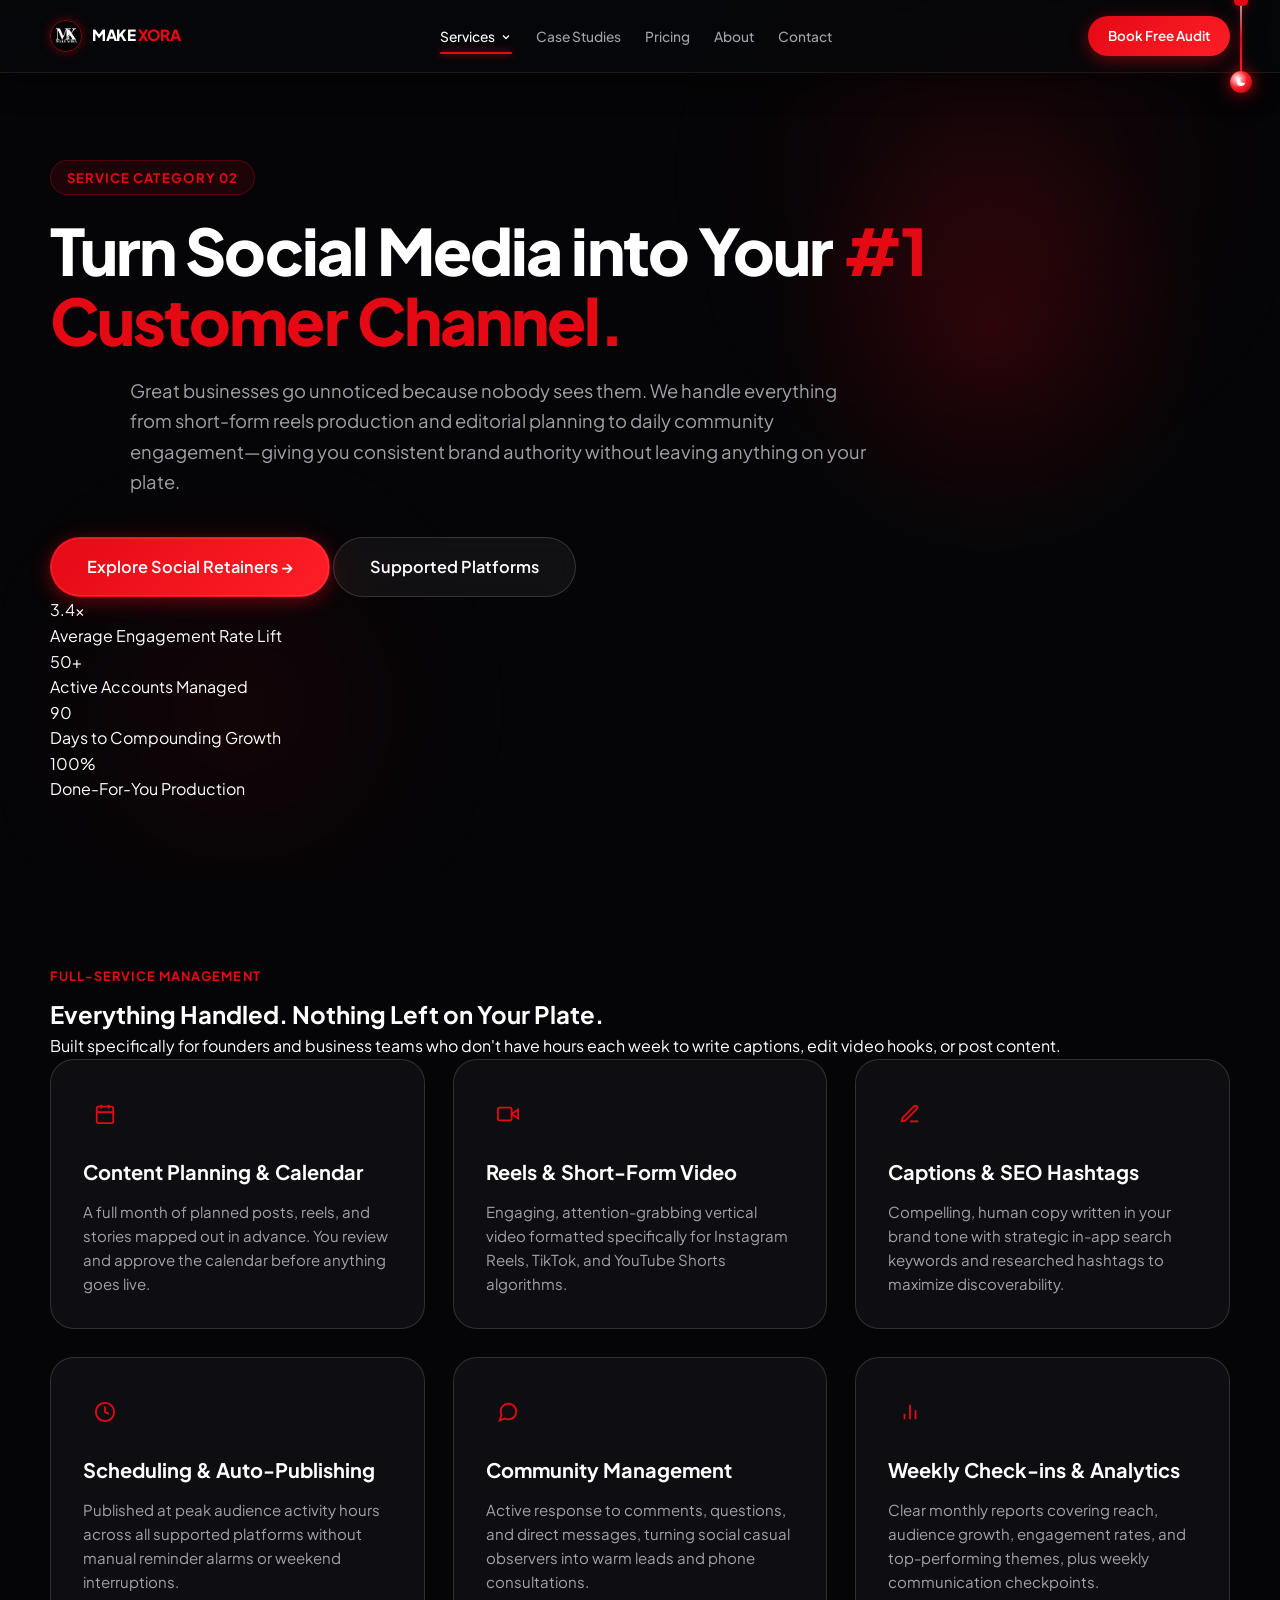
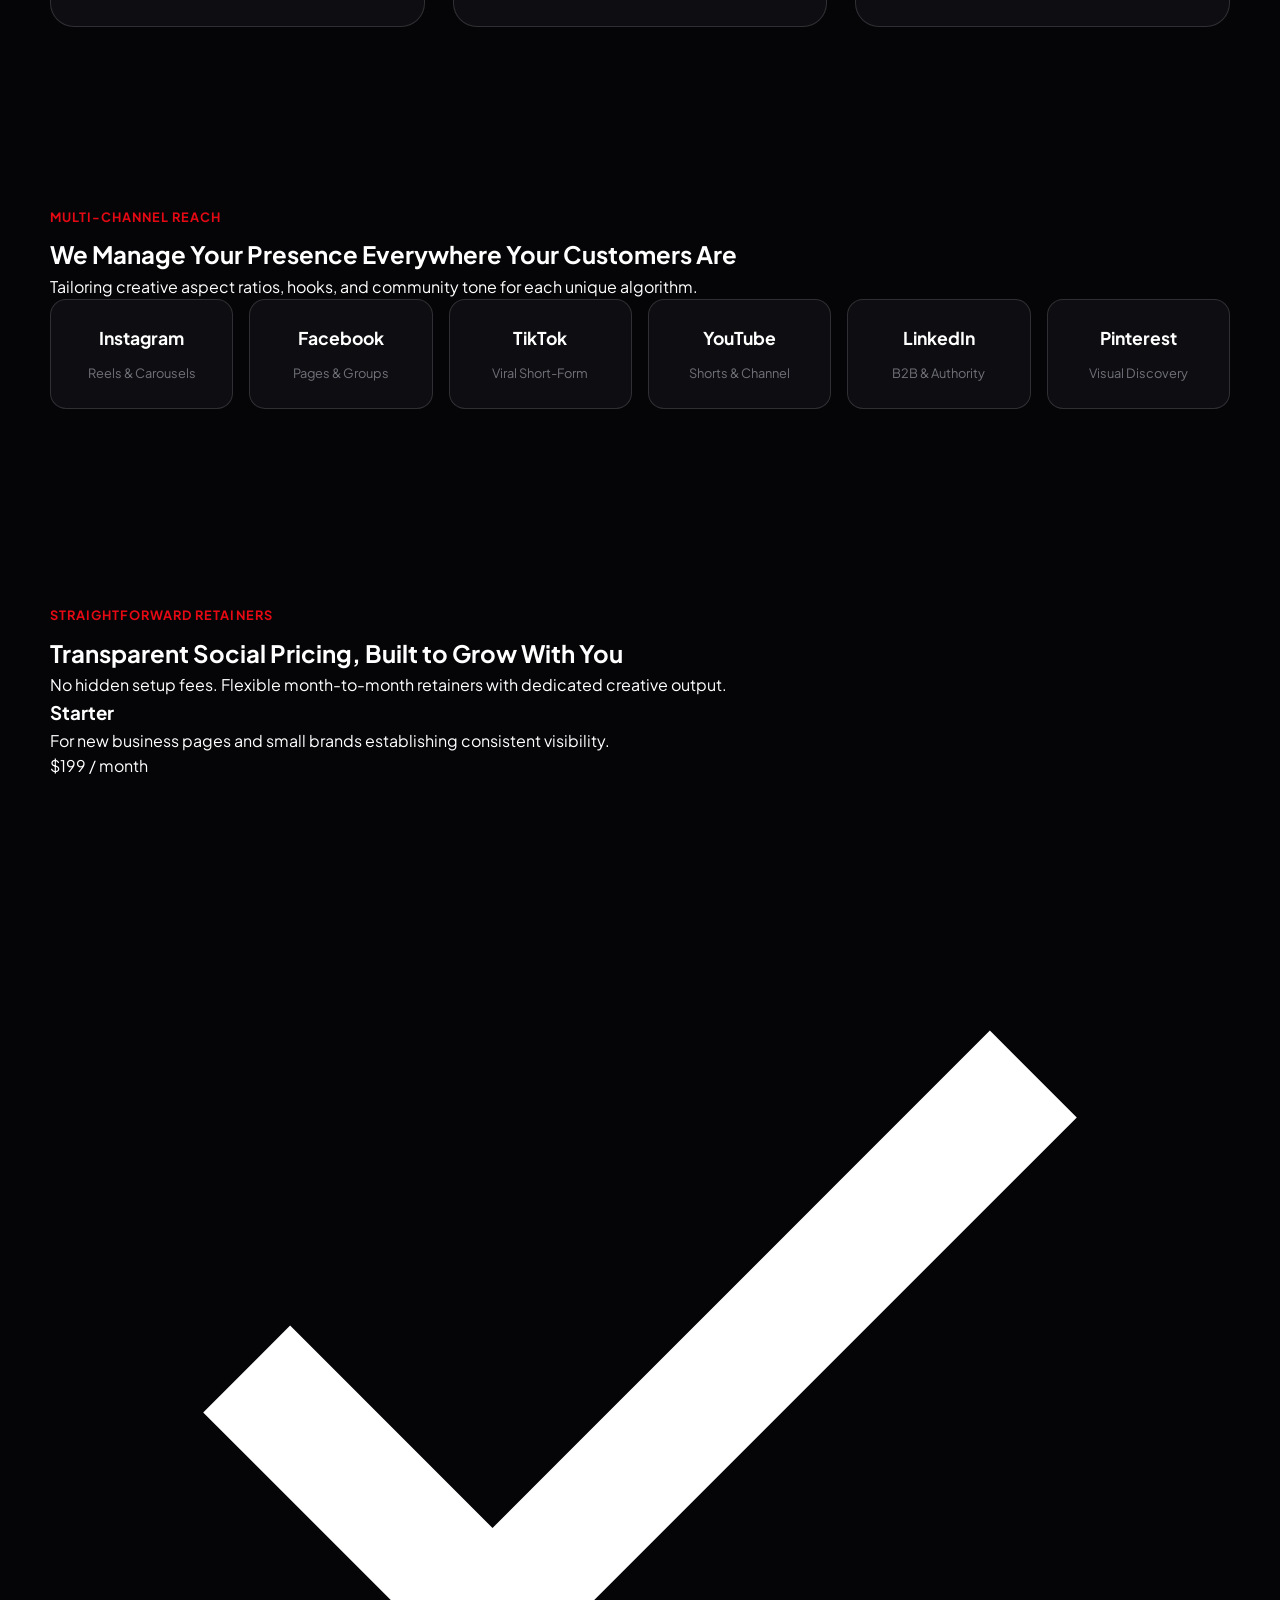
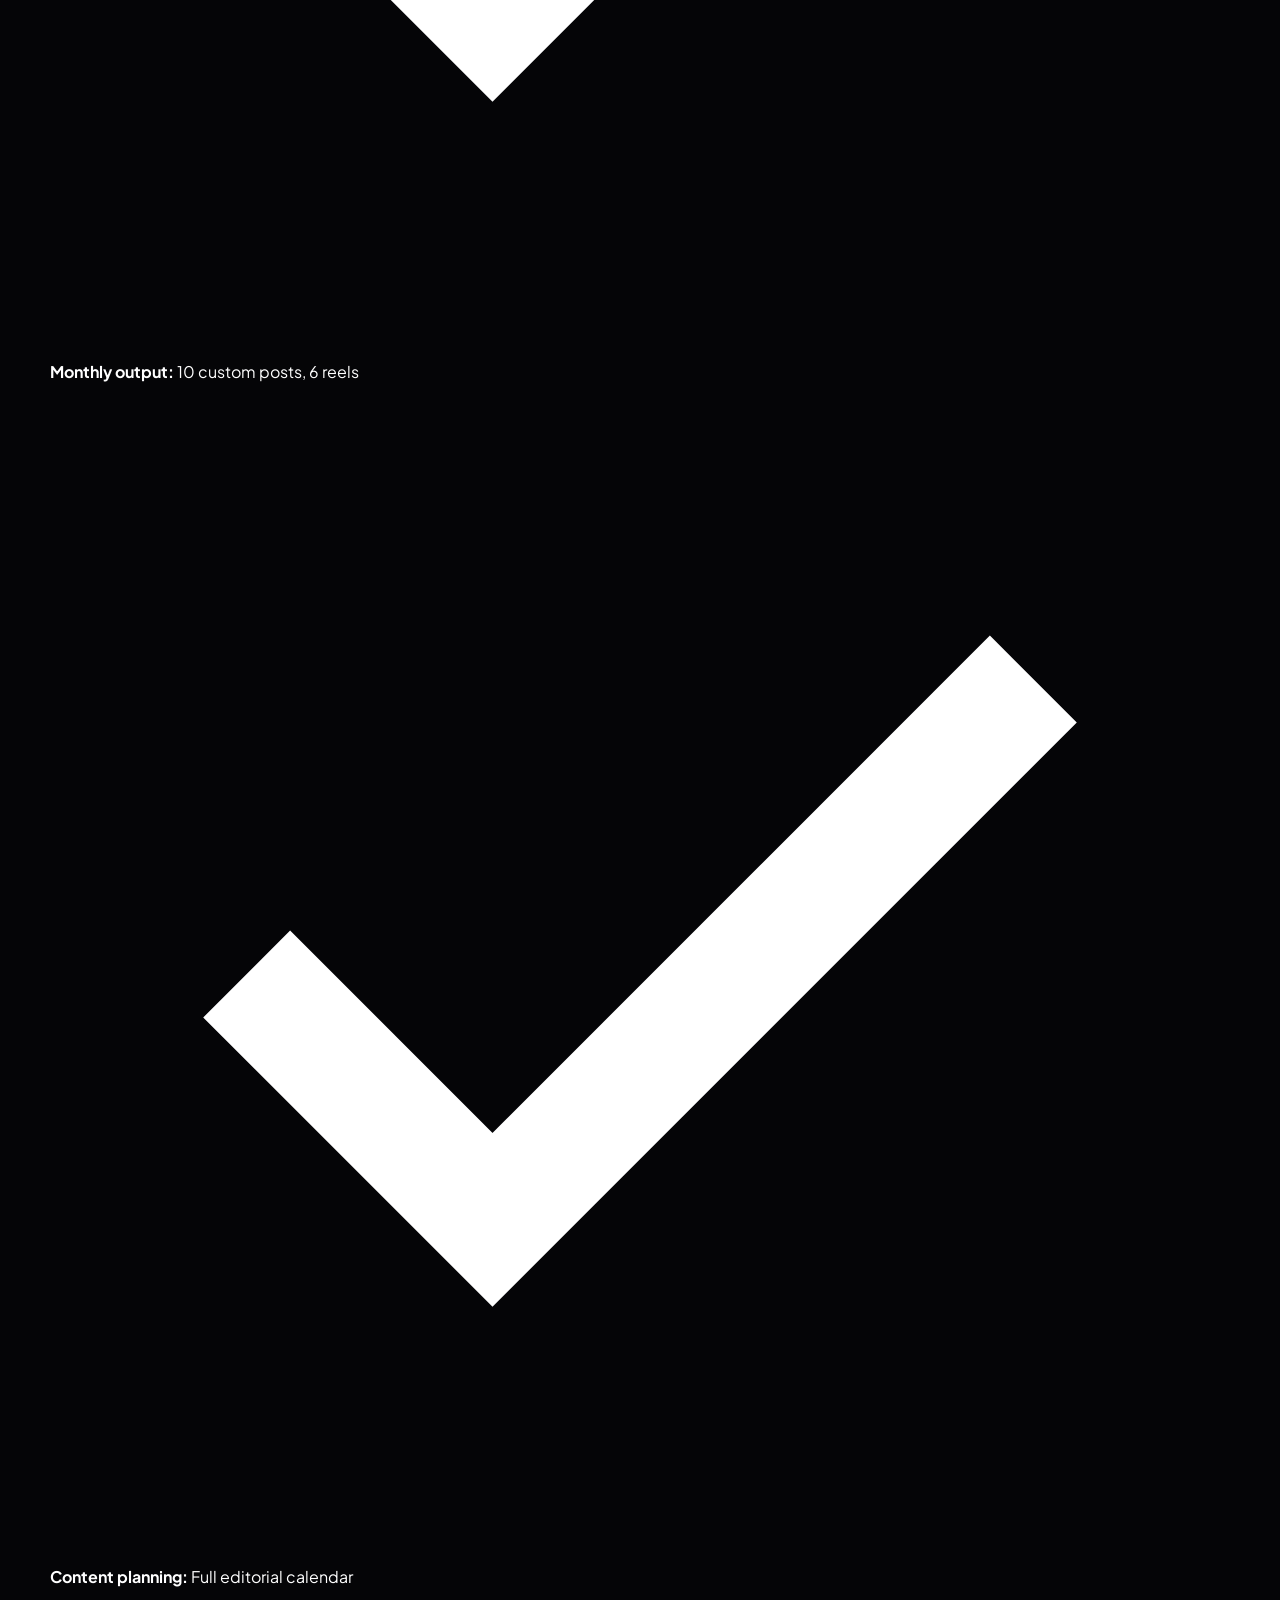
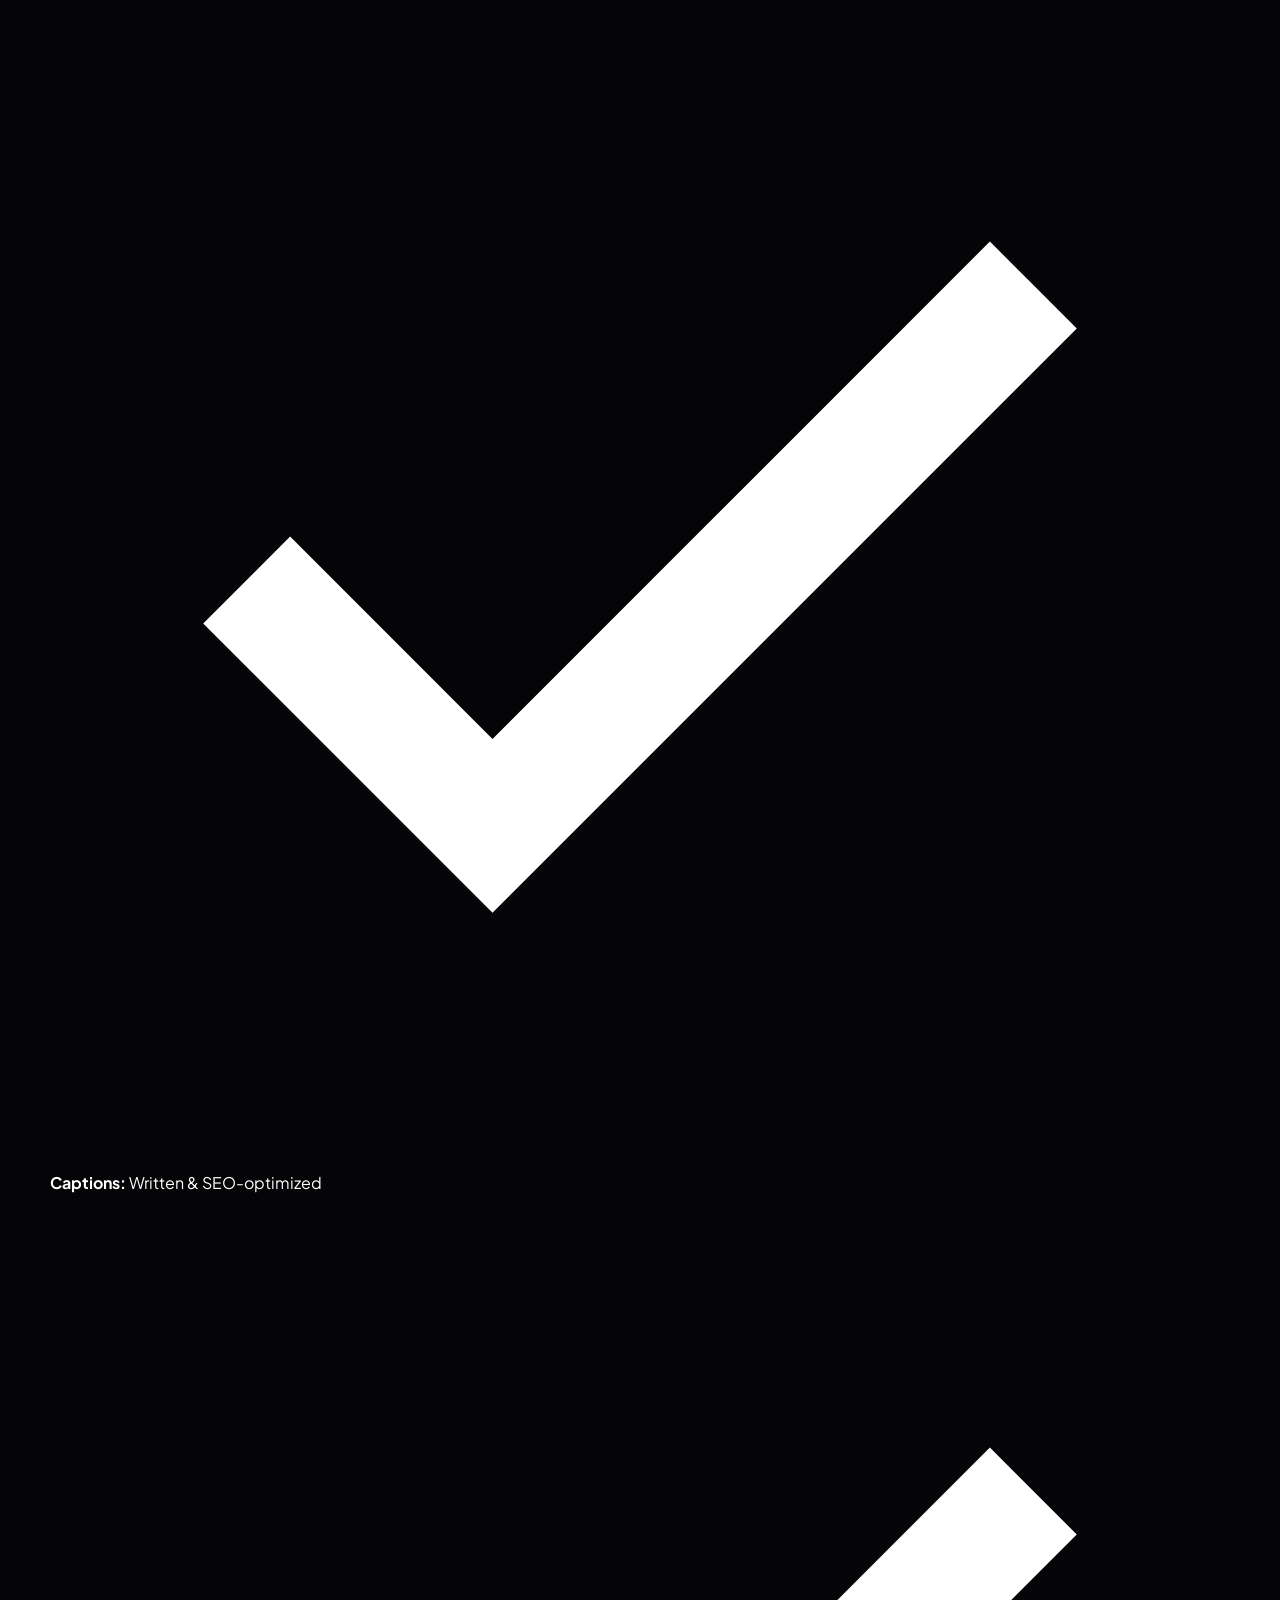
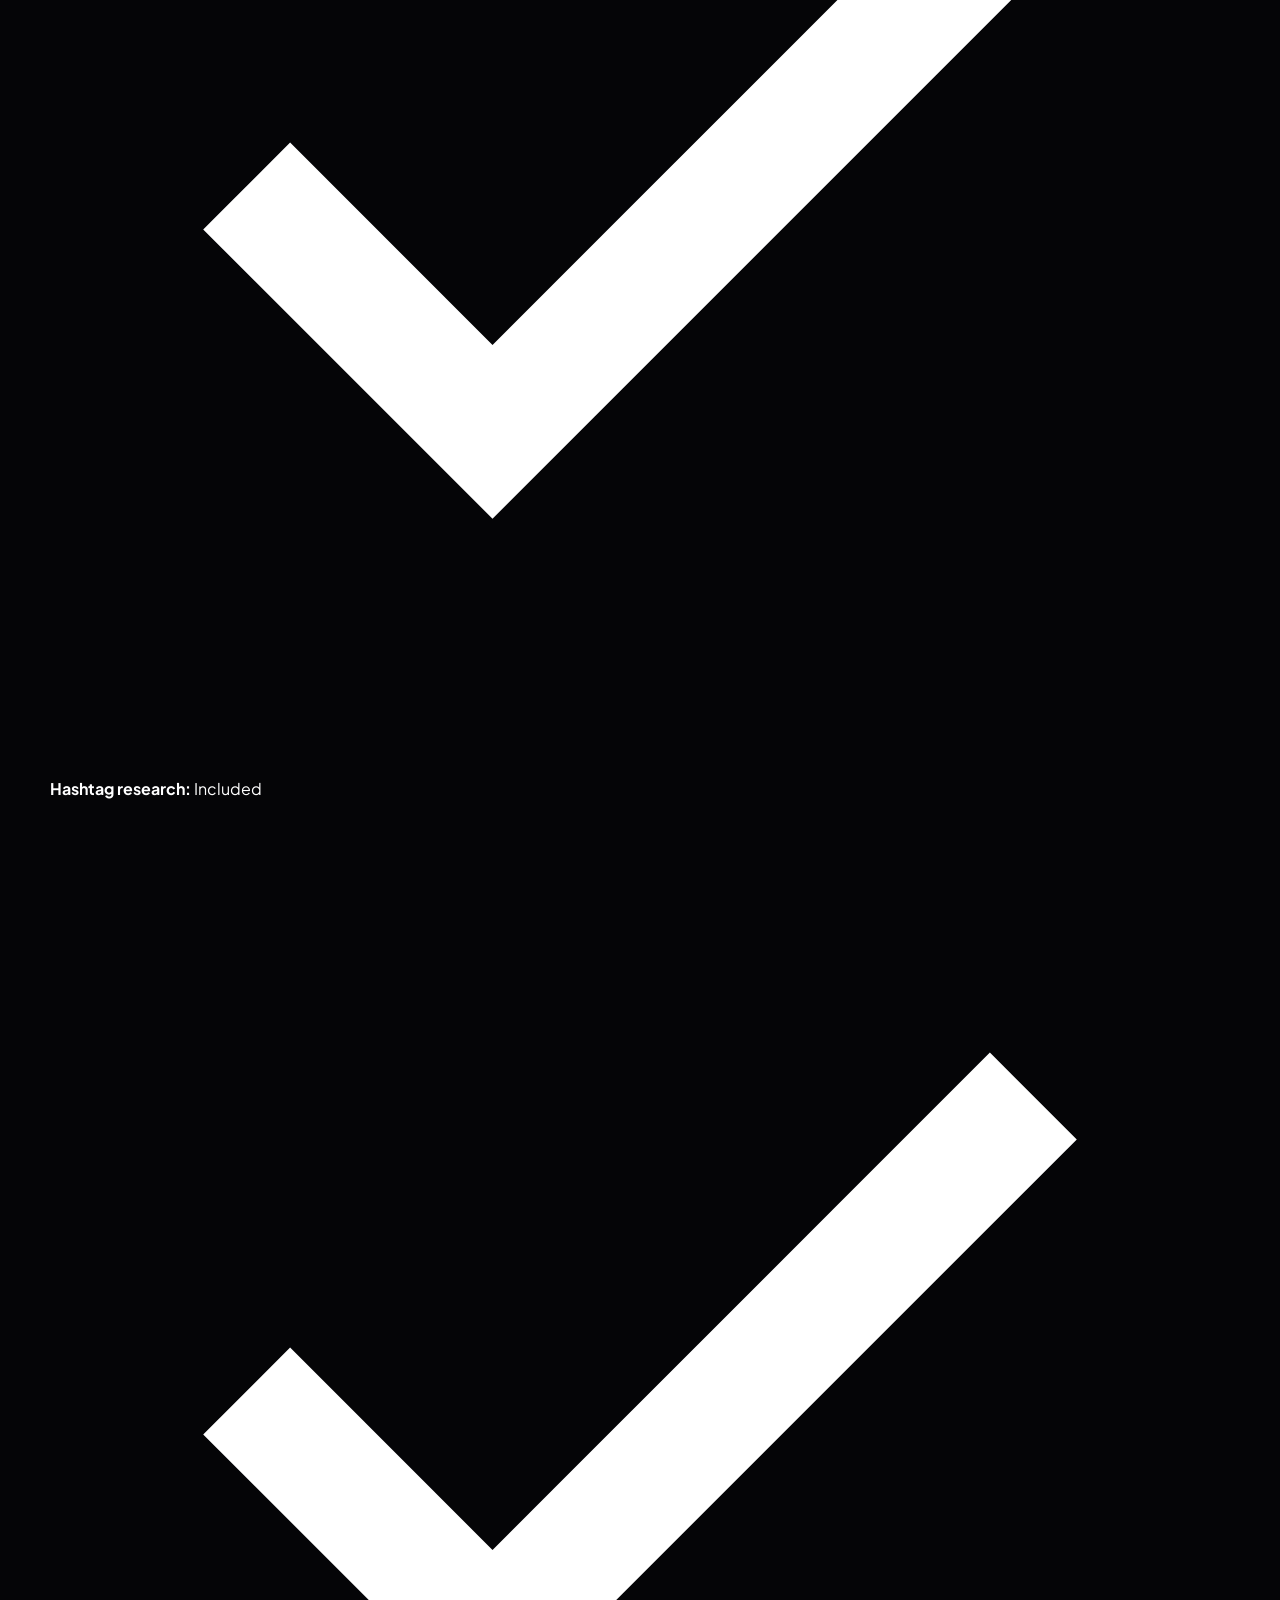
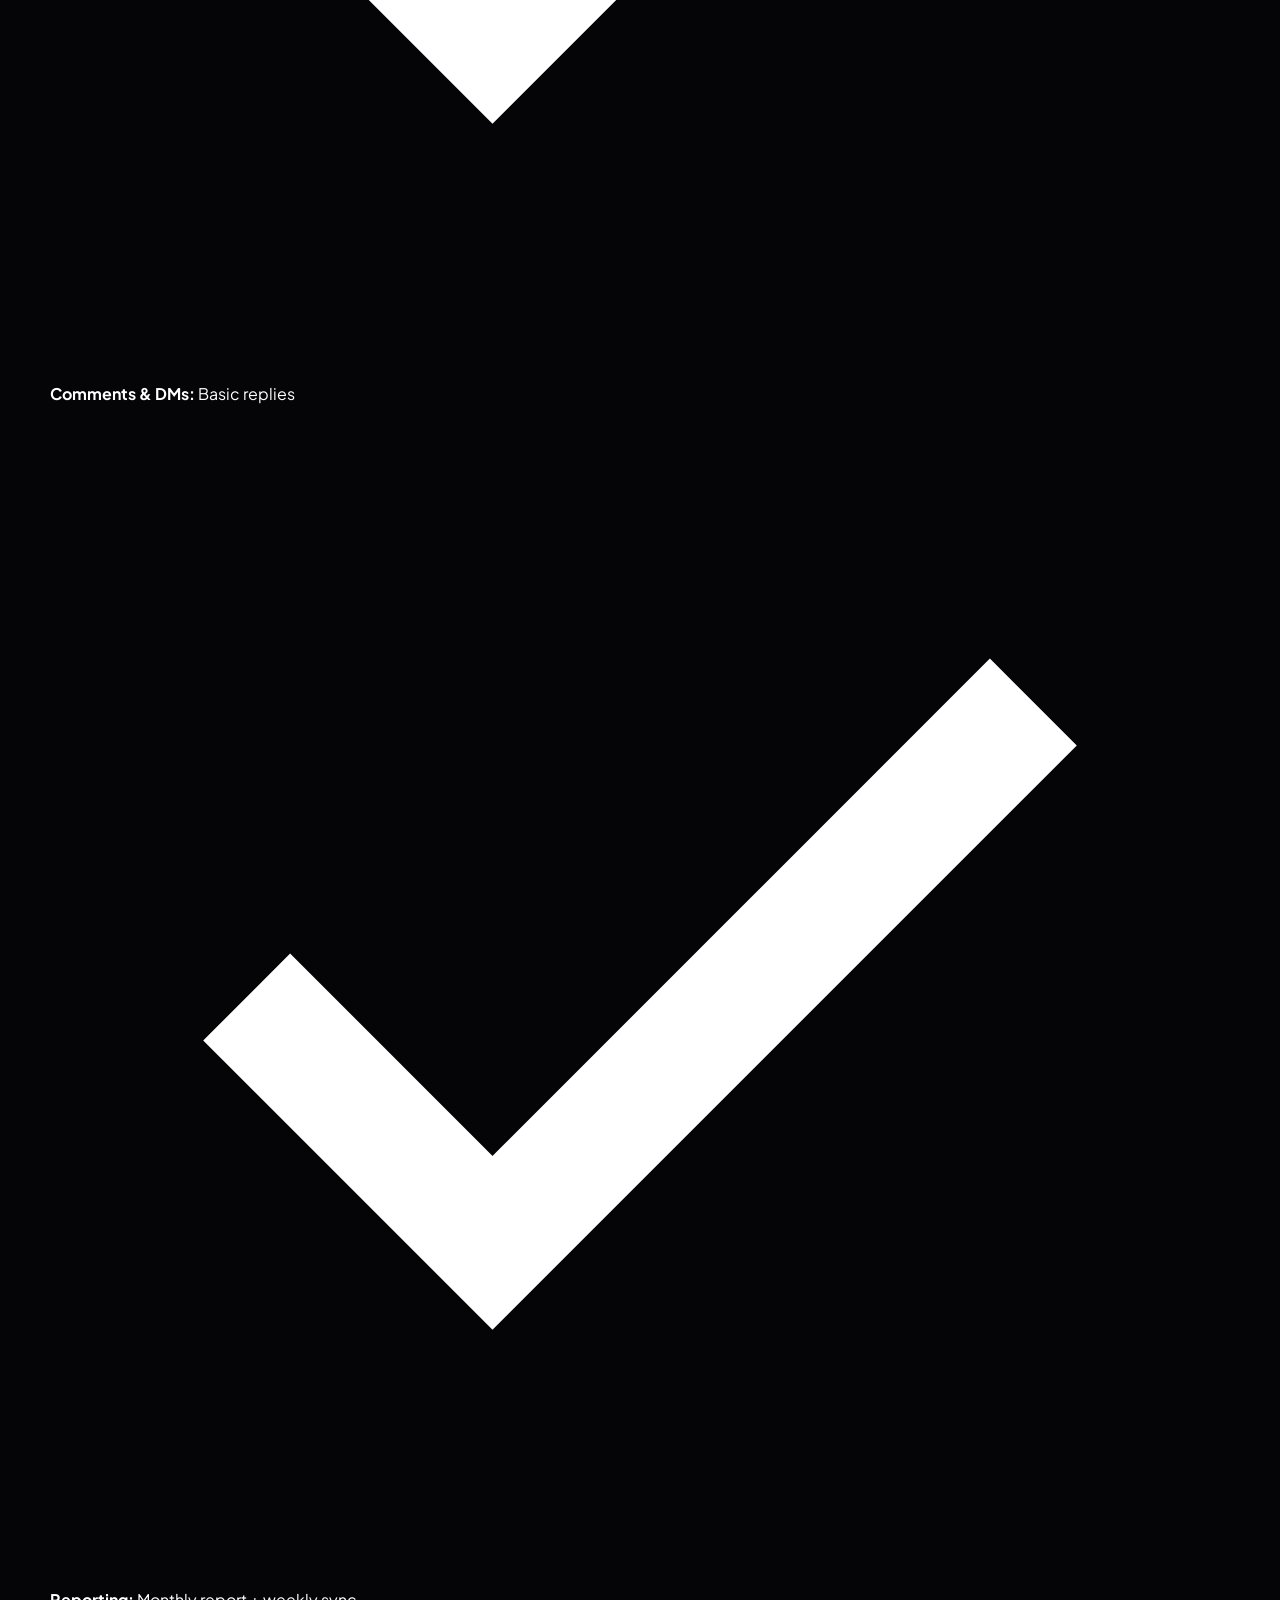
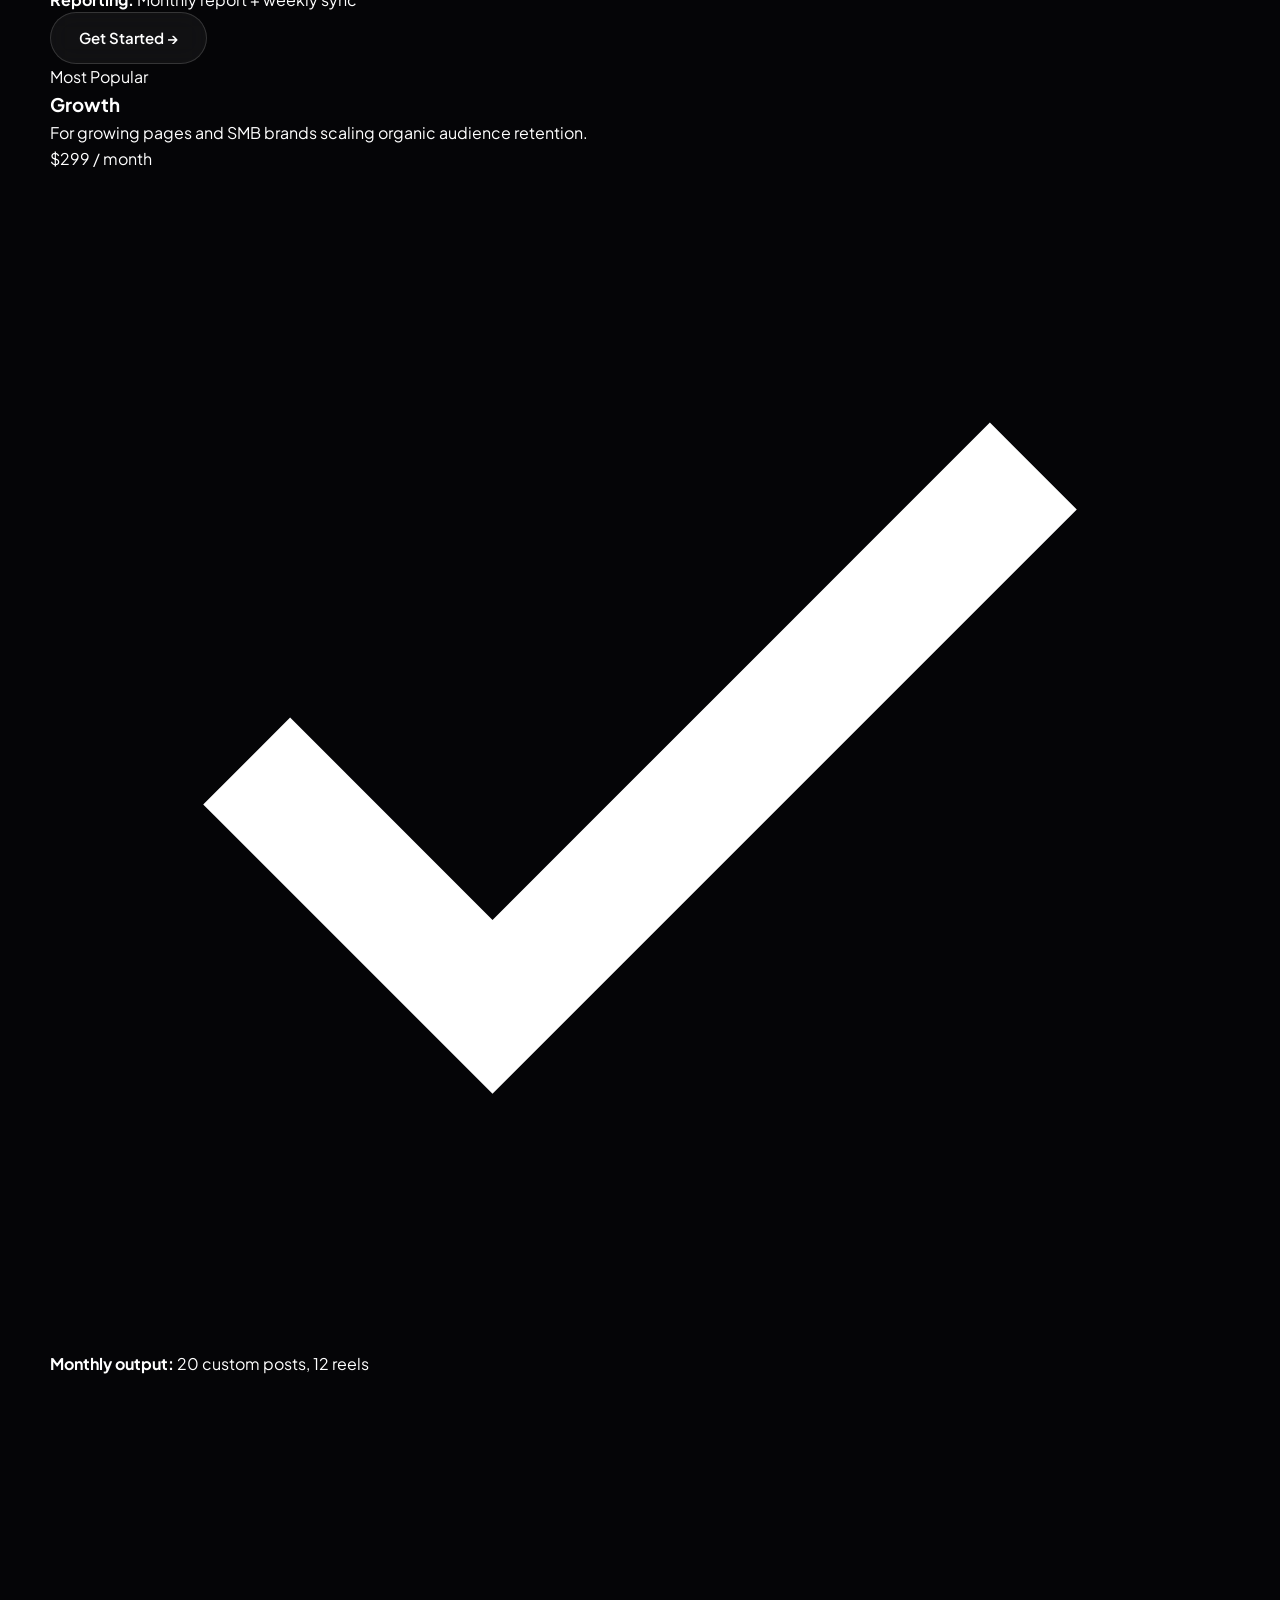
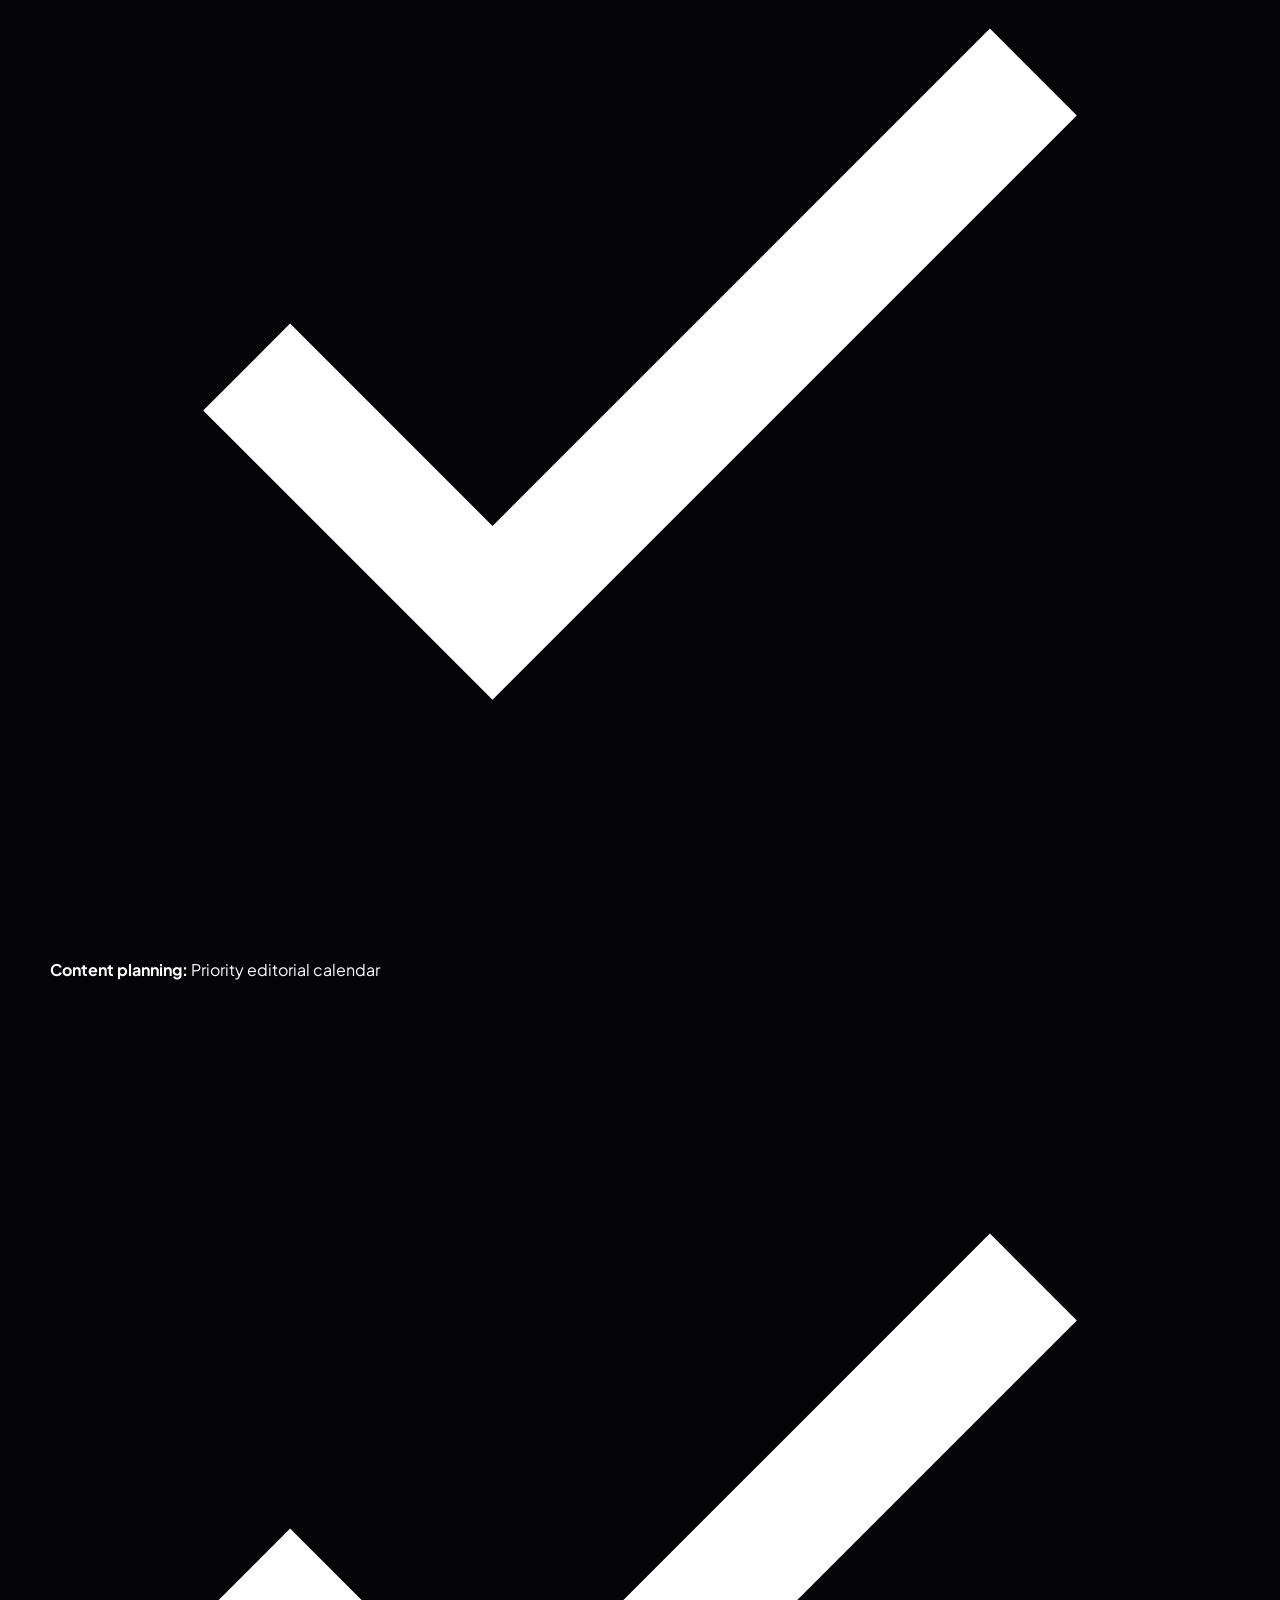
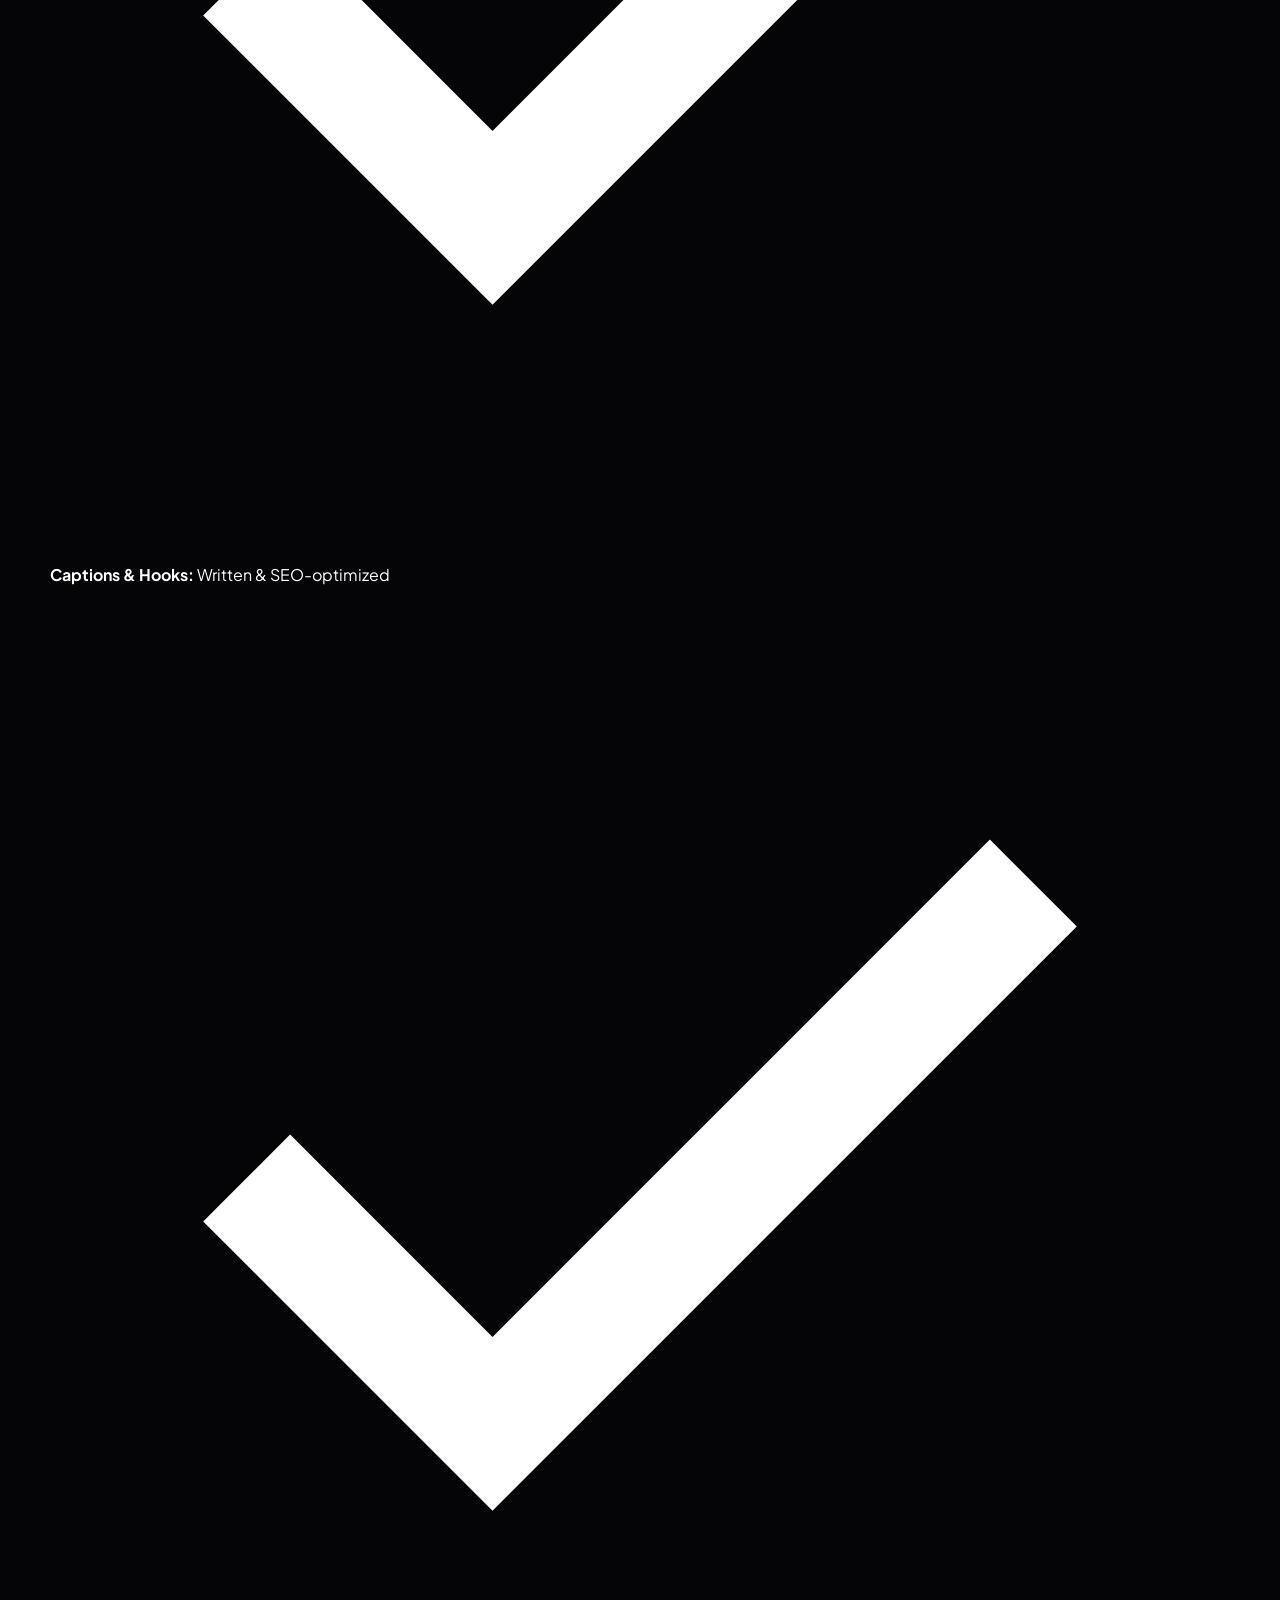
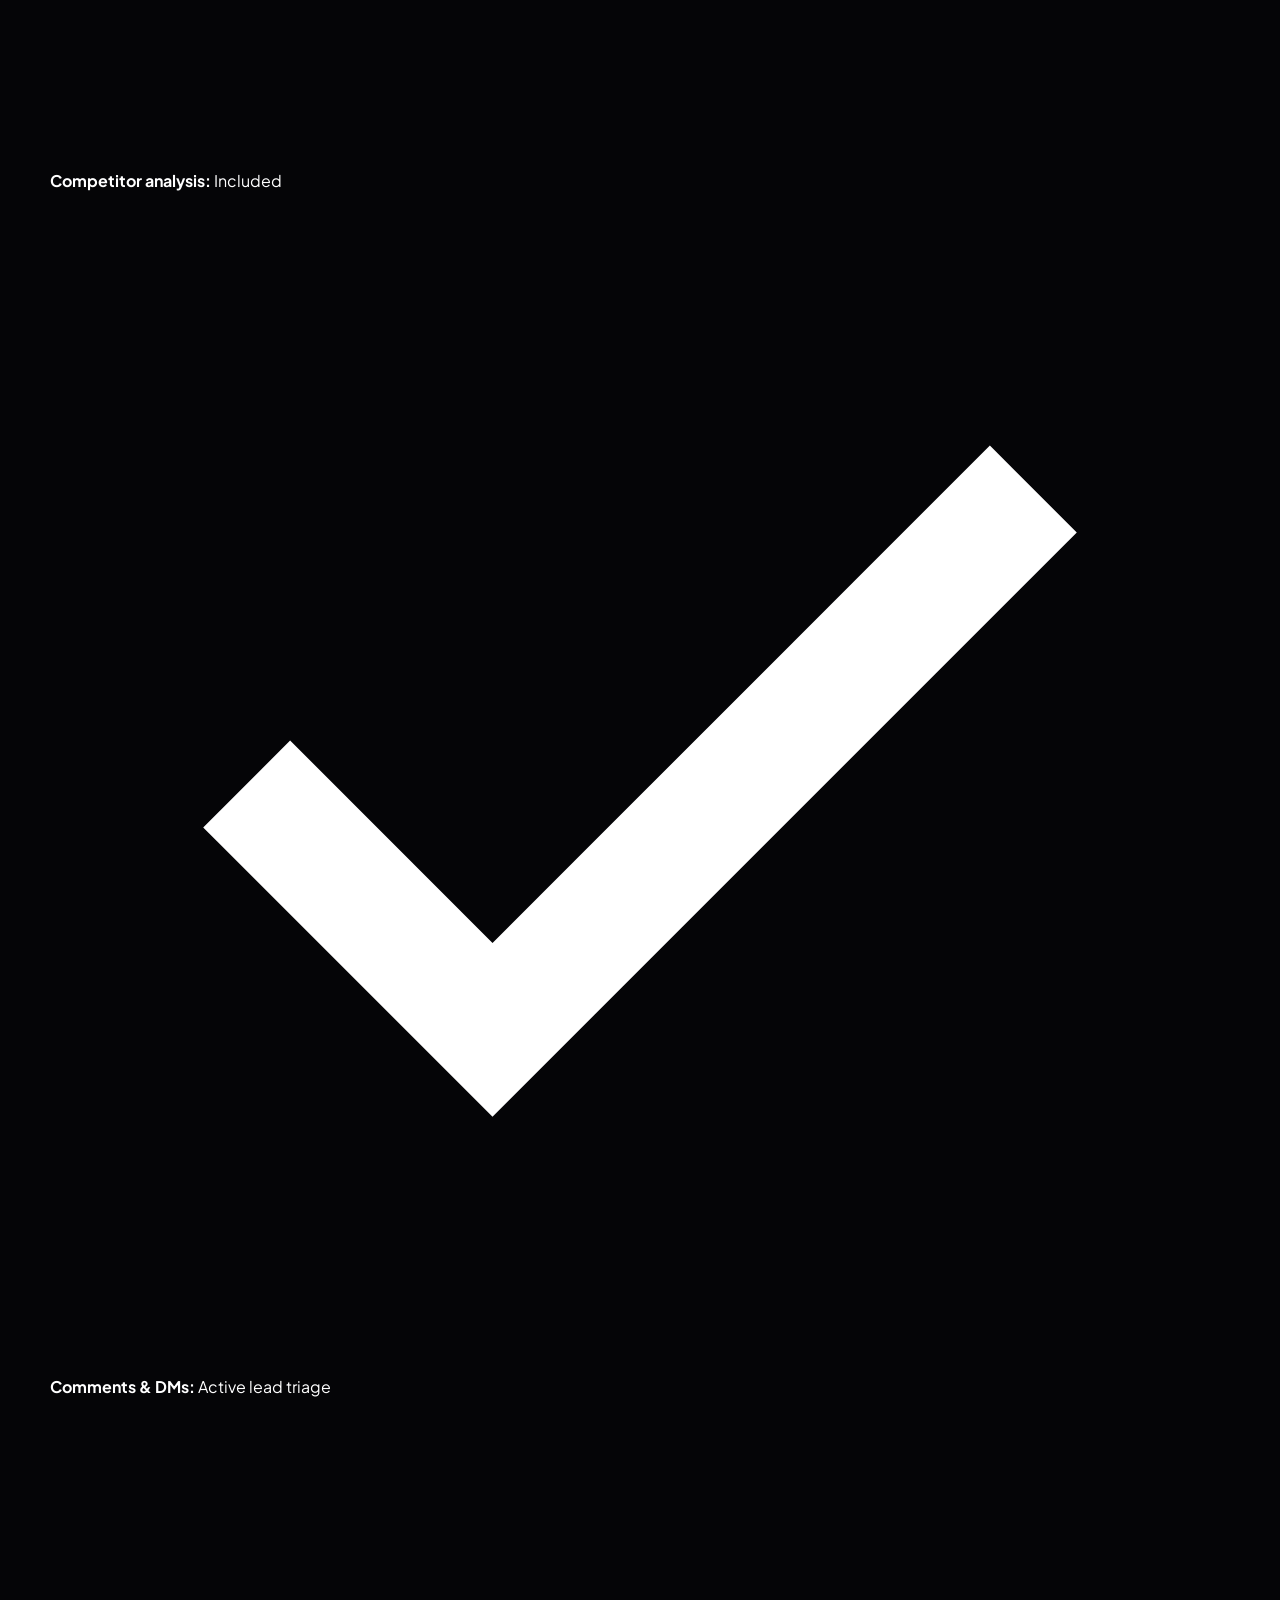
<file: services/social-media.html>
<!DOCTYPE html>
<html lang="en">
<head>
  <meta charset="UTF-8">
  <meta name="viewport" content="width=device-width, initial-scale=1.0">
  <title>Social Media Management — Make Xora</title>
  <meta name="description" content="Turn social media into your #1 organic customer acquisition channel. Full-service reels production, content planning, SEO captions, scheduling, and community management.">
  <link rel="canonical" href="https://makexora.com/services/social-media.html">

  <meta property="og:title" content="Social Media Management — Make Xora">
  <meta property="og:description" content="Turn social media into your #1 customer channel. Everything handled. Nothing left on your plate.">
  <meta property="og:image" content="../assets/brand/makexora-nav-logo.png">

  <!-- Theme Script -->
  <script>
    (function() {
      try {
        var saved = localStorage.getItem('makexora-theme');
        if (saved === 'light') {
          document.documentElement.setAttribute('data-theme', 'light');
        } else {
          document.documentElement.setAttribute('data-theme', 'dark');
        }
      } catch (e) {}
    })();
  </script>

  <link rel="stylesheet" href="../assets/css/main.css">
  <link rel="stylesheet" href="../assets/css/redesign.css?v=3.1.0">
</head>
<body>
  <!-- ==========================================================================
       FLOATING MINI ROPE WITH LITTLE BALL THEME TOGGLE (LIGHT & DARK MODE)
       ========================================================================== -->
  <div class="theme-cord-wrapper" id="themeCord" aria-label="Toggle light and dark mode" role="button" tabindex="0" title="Pull or click cord to toggle Light / Dark Mode">
    <div class="theme-cord-mount"></div>
    <div class="theme-cord-line" id="themeCordLine"></div>
    <div class="theme-cord-ball" id="themeCordBall">
      <div class="theme-cord-icon theme-cord-icon-moon">
        <svg width="12" height="12" viewBox="0 0 24 24" fill="currentColor"><path d="M21 12.79A9 9 0 1 1 11.21 3 7 7 0 0 0 21 12.79z"/></svg>
      </div>
      <div class="theme-cord-icon theme-cord-icon-sun">
        <svg width="12" height="12" viewBox="0 0 24 24" fill="none" stroke="currentColor" stroke-width="2.5"><circle cx="12" cy="12" r="5"/><path d="M12 1v2M12 21v2M4.22 4.22l1.42 1.42M18.36 18.36l1.42 1.42M1 12h2M21 12h2M4.22 19.78l1.42-1.42M18.36 5.64l1.42-1.42"/></svg>
      </div>
    </div>
    <div class="theme-cord-tooltip" id="themeCordTooltip">Pull Cord</div>
  </div>


    <!-- ==========================================================================
       FLOATING PILL NAVBAR
       ========================================================================== -->
  <div class="floating-nav-wrapper">
    <nav class="floating-nav-pill" aria-label="Primary Navigation">
      <a href="../index.html" class="nav-brand-badge" aria-label="Make Xora Home">
        <img src="../assets/brand/makexora-nav-logo.png" alt="Make Xora Logo" class="nav-brand-logo-img">
        <span class="nav-brand-text">MAKE <span class="text-red">XORA</span></span>
      </a>

      <ul class="nav-pill-links">
        <li class="nav-pill-dropdown">
          <a href="../services.html" class="nav-pill-link active">
            Services
            <svg width="12" height="12" viewBox="0 0 24 24" fill="none" stroke="currentColor" stroke-width="2.5"><path d="M6 9l6 6 6-6"/></svg>
          </a>
          <div class="nav-pill-dropdown-menu">
            <a href="seo-ai-search.html" class="dropdown-link-item">
              <span class="dropdown-link-icon">
                <svg width="14" height="14" viewBox="0 0 24 24" fill="none" stroke="currentColor" stroke-width="2"><circle cx="11" cy="11" r="8"/><path d="m21 21-4.3-4.3"/></svg>
              </span>
              <span>SEO &amp; AI Search</span>
            </a>
            <a href="social-media.html" class="dropdown-link-item">
              <span class="dropdown-link-icon">
                <svg width="14" height="14" viewBox="0 0 24 24" fill="none" stroke="currentColor" stroke-width="2"><path d="M18 2h-3a5 5 0 0 0-5 5v3H7v4h3v8h4v-8h3l1-4h-4V7a1 1 0 0 1 1-1h3z"/></svg>
              </span>
              <span>Social Media Management</span>
            </a>
            <a href="paid-advertising.html" class="dropdown-link-item">
              <span class="dropdown-link-icon">
                <svg width="14" height="14" viewBox="0 0 24 24" fill="none" stroke="currentColor" stroke-width="2"><path d="M12 2v20M17 5H9.5a3.5 3.5 0 0 0 0 7h5a3.5 3.5 0 0 1 0 7H6"/></svg>
              </span>
              <span>Media Buying &amp; Ads</span>
            </a>
            <a href="web-development.html" class="dropdown-link-item">
              <span class="dropdown-link-icon">
                <svg width="14" height="14" viewBox="0 0 24 24" fill="none" stroke="currentColor" stroke-width="2"><polyline points="16 18 22 12 16 6"/><polyline points="8 6 2 12 8 18"/></svg>
              </span>
              <span>Full-Stack Web Dev</span>
            </a>
            <a href="content-strategy.html" class="dropdown-link-item">
              <span class="dropdown-link-icon">
                <svg width="14" height="14" viewBox="0 0 24 24" fill="none" stroke="currentColor" stroke-width="2"><path d="M14 2H6a2 2 0 0 0-2 2v16a2 2 0 0 0 2 2h12a2 2 0 0 0 2-2V8z"/><polyline points="14 2 14 8 20 8"/></svg>
              </span>
              <span>Content &amp; Creative</span>
            </a>
          </div>
        </li>
        <li><a href="../portfolio.html" class="nav-pill-link">Case Studies</a></li>
        <li><a href="../pricing.html" class="nav-pill-link">Pricing</a></li>
        <li><a href="../about.html" class="nav-pill-link">About</a></li>
        <li><a href="../contact.html" class="nav-pill-link">Contact</a></li>
      </ul>

      <a href="../contact.html" class="nav-pill-cta">Book Free Audit</a>

      <button class="nav-mobile-btn" aria-label="Open mobile navigation">
        <svg width="22" height="22" viewBox="0 0 24 24" fill="none" stroke="currentColor" stroke-width="2"><line x1="3" y1="12" x2="21" y2="12"/><line x1="3" y1="6" x2="21" y2="6"/><line x1="3" y1="18" x2="21" y2="18"/></svg>
      </button>
    </nav>
  </div>

  <!-- Mobile Drawer -->
  <div class="mobile-drawer" id="mobileDrawer" style="position: fixed; top: 0; right: -100%; width: 300px; height: 100vh; background: #0c0d12; border-left: 1px solid rgba(255,255,255,0.1); padding: 32px 24px; z-index: 1001; transition: right 0.35s ease;">
    <div style="display: flex; justify-content: space-between; align-items: center; margin-bottom: 32px;">
      <span style="font-weight: 800; font-size: 1.1rem;">MAKE <span class="text-red">XORA</span></span>
      <button id="drawerClose" style="background: none; border: none; color: #fff; font-size: 1.6rem; cursor: pointer;">&times;</button>
    </div>
    <div style="display: flex; flex-direction: column; gap: 18px; font-size: 1rem;">
      <a href="../index.html">Home</a>
      <a href="../services.html">All Services</a>
      <a href="../portfolio.html">Case Studies</a>
      <a href="../pricing.html">Pricing Plans</a>
      <a href="../about.html">About Agency</a>
      <a href="../contact.html">Contact Us</a>
    </div>
    <div style="margin-top: 40px;">
      <a href="../contact.html" class="btn btn-primary" style="width: 100%;">Book Free Audit</a>
    </div>
  </div>

  <main>
    <!-- HERO -->
    <section class="hero relative overflow-hidden">
      <div class="hero-orb hero-orb-1"></div>
      <div class="hero-orb hero-orb-2"></div>
      <div class="hero-orb hero-orb-3"></div>
      <div class="hero-red-glow" style="position: absolute; width: 450px; height: 450px; background: radial-gradient(circle, rgba(229,9,20,0.14) 0%, transparent 70%); top: 12%; right: 5%; border-radius: 50%; pointer-events: none; z-index: 1;"></div>
      <div class="container relative z-2">
        <div class="hero-content">
          <div class="hero-eyebrow">Service Category 02</div>
          <h1 class="hero-title">
            Turn Social Media into Your <span class="text-red">#1 Customer Channel.</span>
          </h1>
          <p class="hero-subtitle">
            Great businesses go unnoticed because nobody sees them. We handle everything from short-form reels production and editorial planning to daily community engagement—giving you consistent brand authority without leaving anything on your plate.
          </p>
          <div class="hero-actions">
            <a href="#pricing" class="btn btn-primary btn-lg">Explore Social Retainers &rarr;</a>
            <a href="#platforms" class="btn btn-secondary btn-lg">Supported Platforms</a>
          </div>

          <div class="hero-stats">
            <div class="stat-item">
              <div class="stat-number">3.4<span>&times;</span></div>
              <div class="stat-label">Average Engagement Rate Lift</div>
            </div>
            <div class="stat-item">
              <div class="stat-number">50<span>+</span></div>
              <div class="stat-label">Active Accounts Managed</div>
            </div>
            <div class="stat-item">
              <div class="stat-number">90</div>
              <div class="stat-label">Days to Compounding Growth</div>
            </div>
            <div class="stat-item">
              <div class="stat-number">100<span>%</span></div>
              <div class="stat-label">Done-For-You Production</div>
            </div>
          </div>
        </div>
      </div>
    </section>

    <!-- EVERYTHING HANDLED SECTION -->
    <section style="padding: 80px 0;">
      <div class="container">
        <div class="section-header">
          <span class="section-eyebrow">Full-Service Management</span>
          <h2 class="section-title">Everything Handled. Nothing Left on Your Plate.</h2>
          <p class="section-desc">
            Built specifically for founders and business teams who don't have hours each week to write captions, edit video hooks, or post content.
          </p>
        </div>

        <div style="display: grid; grid-template-columns: repeat(3, 1fr); gap: 28px;">
          <div style="background: var(--bg-card); border: 1px solid var(--border-medium); border-radius: var(--radius-lg); padding: 32px;">
            <div style="width: 44px; height: 44px; border-radius: var(--radius-sm); background: var(--brand-red-light); color: var(--brand-red); display: flex; align-items: center; justify-content: center; margin-bottom: 20px;">
              <svg width="22" height="22" viewBox="0 0 24 24" fill="none" stroke="currentColor" stroke-width="2"><rect x="3" y="4" width="18" height="18" rx="2" ry="2"/><line x1="16" y1="2" x2="16" y2="6"/><line x1="8" y1="2" x2="8" y2="6"/><line x1="3" y1="10" x2="21" y2="10"/></svg>
            </div>
            <h3 style="font-size: 1.25rem; margin-bottom: 12px;">Content Planning &amp; Calendar</h3>
            <p style="font-size: 0.94rem; color: var(--text-secondary); line-height: 1.6;">
              A full month of planned posts, reels, and stories mapped out in advance. You review and approve the calendar before anything goes live.
            </p>
          </div>

          <div style="background: var(--bg-card); border: 1px solid var(--border-medium); border-radius: var(--radius-lg); padding: 32px;">
            <div style="width: 44px; height: 44px; border-radius: var(--radius-sm); background: var(--brand-red-light); color: var(--brand-red); display: flex; align-items: center; justify-content: center; margin-bottom: 20px;">
              <svg width="22" height="22" viewBox="0 0 24 24" fill="none" stroke="currentColor" stroke-width="2"><polygon points="23 7 16 12 23 17 23 7"/><rect x="1" y="5" width="15" height="14" rx="2" ry="2"/></svg>
            </div>
            <h3 style="font-size: 1.25rem; margin-bottom: 12px;">Reels &amp; Short-Form Video</h3>
            <p style="font-size: 0.94rem; color: var(--text-secondary); line-height: 1.6;">
              Engaging, attention-grabbing vertical video formatted specifically for Instagram Reels, TikTok, and YouTube Shorts algorithms.
            </p>
          </div>

          <div style="background: var(--bg-card); border: 1px solid var(--border-medium); border-radius: var(--radius-lg); padding: 32px;">
            <div style="width: 44px; height: 44px; border-radius: var(--radius-sm); background: var(--brand-red-light); color: var(--brand-red); display: flex; align-items: center; justify-content: center; margin-bottom: 20px;">
              <svg width="22" height="22" viewBox="0 0 24 24" fill="none" stroke="currentColor" stroke-width="2"><path d="M12 20h9"/><path d="M16.5 3.5a2.121 2.121 0 0 1 3 3L7 19l-4 1 1-4L16.5 3.5z"/></svg>
            </div>
            <h3 style="font-size: 1.25rem; margin-bottom: 12px;">Captions &amp; SEO Hashtags</h3>
            <p style="font-size: 0.94rem; color: var(--text-secondary); line-height: 1.6;">
              Compelling, human copy written in your brand tone with strategic in-app search keywords and researched hashtags to maximize discoverability.
            </p>
          </div>

          <div style="background: var(--bg-card); border: 1px solid var(--border-medium); border-radius: var(--radius-lg); padding: 32px;">
            <div style="width: 44px; height: 44px; border-radius: var(--radius-sm); background: var(--brand-red-light); color: var(--brand-red); display: flex; align-items: center; justify-content: center; margin-bottom: 20px;">
              <svg width="22" height="22" viewBox="0 0 24 24" fill="none" stroke="currentColor" stroke-width="2"><circle cx="12" cy="12" r="10"/><polyline points="12 6 12 12 16 14"/></svg>
            </div>
            <h3 style="font-size: 1.25rem; margin-bottom: 12px;">Scheduling &amp; Auto-Publishing</h3>
            <p style="font-size: 0.94rem; color: var(--text-secondary); line-height: 1.6;">
              Published at peak audience activity hours across all supported platforms without manual reminder alarms or weekend interruptions.
            </p>
          </div>

          <div style="background: var(--bg-card); border: 1px solid var(--border-medium); border-radius: var(--radius-lg); padding: 32px;">
            <div style="width: 44px; height: 44px; border-radius: var(--radius-sm); background: var(--brand-red-light); color: var(--brand-red); display: flex; align-items: center; justify-content: center; margin-bottom: 20px;">
              <svg width="22" height="22" viewBox="0 0 24 24" fill="none" stroke="currentColor" stroke-width="2"><path d="M21 11.5a8.38 8.38 0 0 1-.9 3.8 8.5 8.5 0 0 1-7.6 4.7 8.38 8.38 0 0 1-3.8-.9L3 21l1.9-5.7a8.38 8.38 0 0 1-.9-3.8 8.5 8.5 0 0 1 4.7-7.6 8.38 8.38 0 0 1 3.8-.9h.5a8.48 8.48 0 0 1 8 8v.5z"/></svg>
            </div>
            <h3 style="font-size: 1.25rem; margin-bottom: 12px;">Community Management</h3>
            <p style="font-size: 0.94rem; color: var(--text-secondary); line-height: 1.6;">
              Active response to comments, questions, and direct messages, turning social casual observers into warm leads and phone consultations.
            </p>
          </div>

          <div style="background: var(--bg-card); border: 1px solid var(--border-medium); border-radius: var(--radius-lg); padding: 32px;">
            <div style="width: 44px; height: 44px; border-radius: var(--radius-sm); background: var(--brand-red-light); color: var(--brand-red); display: flex; align-items: center; justify-content: center; margin-bottom: 20px;">
              <svg width="22" height="22" viewBox="0 0 24 24" fill="none" stroke="currentColor" stroke-width="2"><line x1="18" y1="20" x2="18" y2="10"/><line x1="12" y1="20" x2="12" y2="4"/><line x1="6" y1="20" x2="6" y2="14"/></svg>
            </div>
            <h3 style="font-size: 1.25rem; margin-bottom: 12px;">Weekly Check-ins &amp; Analytics</h3>
            <p style="font-size: 0.94rem; color: var(--text-secondary); line-height: 1.6;">
              Clear monthly reports covering reach, audience growth, engagement rates, and top-performing themes, plus weekly communication checkpoints.
            </p>
          </div>
        </div>
      </div>
    </section>

    <!-- SUPPORTED PLATFORMS (Section #platforms) -->
    <section id="platforms" style="padding: 96px 0; background: var(--bg-secondary);">
      <div class="container">
        <div class="section-header">
          <span class="section-eyebrow">Multi-Channel Reach</span>
          <h2 class="section-title">We Manage Your Presence Everywhere Your Customers Are</h2>
          <p class="section-desc">
            Tailoring creative aspect ratios, hooks, and community tone for each unique algorithm.
          </p>
        </div>

        <div style="display: grid; grid-template-columns: repeat(6, 1fr); gap: 16px; text-align: center;">
          <div style="background: var(--bg-card); border: 1px solid var(--border-medium); border-radius: var(--radius-md); padding: 24px 16px;">
            <h4 style="font-size: 1.1rem; margin-bottom: 6px;">Instagram</h4>
            <span style="font-size: 0.8rem; color: var(--text-muted);">Reels &amp; Carousels</span>
          </div>
          <div style="background: var(--bg-card); border: 1px solid var(--border-medium); border-radius: var(--radius-md); padding: 24px 16px;">
            <h4 style="font-size: 1.1rem; margin-bottom: 6px;">Facebook</h4>
            <span style="font-size: 0.8rem; color: var(--text-muted);">Pages &amp; Groups</span>
          </div>
          <div style="background: var(--bg-card); border: 1px solid var(--border-medium); border-radius: var(--radius-md); padding: 24px 16px;">
            <h4 style="font-size: 1.1rem; margin-bottom: 6px;">TikTok</h4>
            <span style="font-size: 0.8rem; color: var(--text-muted);">Viral Short-Form</span>
          </div>
          <div style="background: var(--bg-card); border: 1px solid var(--border-medium); border-radius: var(--radius-md); padding: 24px 16px;">
            <h4 style="font-size: 1.1rem; margin-bottom: 6px;">YouTube</h4>
            <span style="font-size: 0.8rem; color: var(--text-muted);">Shorts &amp; Channel</span>
          </div>
          <div style="background: var(--bg-card); border: 1px solid var(--border-medium); border-radius: var(--radius-md); padding: 24px 16px;">
            <h4 style="font-size: 1.1rem; margin-bottom: 6px;">LinkedIn</h4>
            <span style="font-size: 0.8rem; color: var(--text-muted);">B2B &amp; Authority</span>
          </div>
          <div style="background: var(--bg-card); border: 1px solid var(--border-medium); border-radius: var(--radius-md); padding: 24px 16px;">
            <h4 style="font-size: 1.1rem; margin-bottom: 6px;">Pinterest</h4>
            <span style="font-size: 0.8rem; color: var(--text-muted);">Visual Discovery</span>
          </div>
        </div>
      </div>
    </section>

    <!-- PRICING PACKAGES (Section #pricing) -->
    <section id="pricing" style="padding: 96px 0;">
      <div class="container">
        <div class="section-header">
          <span class="section-eyebrow">Straightforward Retainers</span>
          <h2 class="section-title">Transparent Social Pricing, Built to Grow With You</h2>
          <p class="section-desc">
            No hidden setup fees. Flexible month-to-month retainers with dedicated creative output.
          </p>
        </div>

        <div class="pricing-grid">
          <!-- Starter Plan -->
          <div class="pricing-card">
            <div class="pricing-header">
              <h3 class="pricing-plan-name">Starter</h3>
              <p class="pricing-plan-desc">For new business pages and small brands establishing consistent visibility.</p>
            </div>
            <div class="pricing-price-wrap">
              <span class="pricing-amount">$199</span>
              <span class="pricing-period">/ month</span>
            </div>
            <div class="pricing-features-list">
              <div class="pricing-feature-item">
                <svg viewBox="0 0 24 24" fill="none" stroke="currentColor" stroke-width="2.5"><polyline points="20 6 9 17 4 12"/></svg>
                <span><strong>Monthly output:</strong> 10 custom posts, 6 reels</span>
              </div>
              <div class="pricing-feature-item">
                <svg viewBox="0 0 24 24" fill="none" stroke="currentColor" stroke-width="2.5"><polyline points="20 6 9 17 4 12"/></svg>
                <span><strong>Content planning:</strong> Full editorial calendar</span>
              </div>
              <div class="pricing-feature-item">
                <svg viewBox="0 0 24 24" fill="none" stroke="currentColor" stroke-width="2.5"><polyline points="20 6 9 17 4 12"/></svg>
                <span><strong>Captions:</strong> Written &amp; SEO-optimized</span>
              </div>
              <div class="pricing-feature-item">
                <svg viewBox="0 0 24 24" fill="none" stroke="currentColor" stroke-width="2.5"><polyline points="20 6 9 17 4 12"/></svg>
                <span><strong>Hashtag research:</strong> Included</span>
              </div>
              <div class="pricing-feature-item">
                <svg viewBox="0 0 24 24" fill="none" stroke="currentColor" stroke-width="2.5"><polyline points="20 6 9 17 4 12"/></svg>
                <span><strong>Comments &amp; DMs:</strong> Basic replies</span>
              </div>
              <div class="pricing-feature-item">
                <svg viewBox="0 0 24 24" fill="none" stroke="currentColor" stroke-width="2.5"><polyline points="20 6 9 17 4 12"/></svg>
                <span><strong>Reporting:</strong> Monthly report + weekly sync</span>
              </div>
            </div>
            <a href="../contact.html?plan=starter" class="btn btn-secondary">Get Started &rarr;</a>
          </div>

          <!-- Growth Plan (Most Popular) -->
          <div class="pricing-card featured">
            <div class="pricing-badge-popular">Most Popular</div>
            <div class="pricing-header">
              <h3 class="pricing-plan-name">Growth</h3>
              <p class="pricing-plan-desc">For growing pages and SMB brands scaling organic audience retention.</p>
            </div>
            <div class="pricing-price-wrap">
              <span class="pricing-amount">$299</span>
              <span class="pricing-period">/ month</span>
            </div>
            <div class="pricing-features-list">
              <div class="pricing-feature-item">
                <svg viewBox="0 0 24 24" fill="none" stroke="currentColor" stroke-width="2.5"><polyline points="20 6 9 17 4 12"/></svg>
                <span><strong>Monthly output:</strong> 20 custom posts, 12 reels</span>
              </div>
              <div class="pricing-feature-item">
                <svg viewBox="0 0 24 24" fill="none" stroke="currentColor" stroke-width="2.5"><polyline points="20 6 9 17 4 12"/></svg>
                <span><strong>Content planning:</strong> Priority editorial calendar</span>
              </div>
              <div class="pricing-feature-item">
                <svg viewBox="0 0 24 24" fill="none" stroke="currentColor" stroke-width="2.5"><polyline points="20 6 9 17 4 12"/></svg>
                <span><strong>Captions &amp; Hooks:</strong> Written &amp; SEO-optimized</span>
              </div>
              <div class="pricing-feature-item">
                <svg viewBox="0 0 24 24" fill="none" stroke="currentColor" stroke-width="2.5"><polyline points="20 6 9 17 4 12"/></svg>
                <span><strong>Competitor analysis:</strong> Included</span>
              </div>
              <div class="pricing-feature-item">
                <svg viewBox="0 0 24 24" fill="none" stroke="currentColor" stroke-width="2.5"><polyline points="20 6 9 17 4 12"/></svg>
                <span><strong>Comments &amp; DMs:</strong> Active lead triage</span>
              </div>
              <div class="pricing-feature-item">
                <svg viewBox="0 0 24 24" fill="none" stroke="currentColor" stroke-width="2.5"><polyline points="20 6 9 17 4 12"/></svg>
                <span><strong>Reporting:</strong> In-depth analytics &amp; direct channel</span>
              </div>
            </div>
            <a href="../contact.html?plan=growth" class="btn btn-primary">Get Started &rarr;</a>
          </div>

          <!-- Premium Plan -->
          <div class="pricing-card">
            <div class="pricing-header">
              <h3 class="pricing-plan-name">Premium</h3>
              <p class="pricing-plan-desc">For high-growth commercial brands requiring daily high-engagement output.</p>
            </div>
            <div class="pricing-price-wrap">
              <span class="pricing-amount">$329</span>
              <span class="pricing-period">/ month</span>
            </div>
            <div class="pricing-features-list">
              <div class="pricing-feature-item">
                <svg viewBox="0 0 24 24" fill="none" stroke="currentColor" stroke-width="2.5"><polyline points="20 6 9 17 4 12"/></svg>
                <span><strong>Monthly output:</strong> 30 custom posts, 20 reels</span>
              </div>
              <div class="pricing-feature-item">
                <svg viewBox="0 0 24 24" fill="none" stroke="currentColor" stroke-width="2.5"><polyline points="20 6 9 17 4 12"/></svg>
                <span><strong>Content planning:</strong> Multi-platform strategy</span>
              </div>
              <div class="pricing-feature-item">
                <svg viewBox="0 0 24 24" fill="none" stroke="currentColor" stroke-width="2.5"><polyline points="20 6 9 17 4 12"/></svg>
                <span><strong>Custom video editing:</strong> Motion graphics &amp; sound</span>
              </div>
              <div class="pricing-feature-item">
                <svg viewBox="0 0 24 24" fill="none" stroke="currentColor" stroke-width="2.5"><polyline points="20 6 9 17 4 12"/></svg>
                <span><strong>Competitor benchmarking:</strong> Advanced tracking</span>
              </div>
              <div class="pricing-feature-item">
                <svg viewBox="0 0 24 24" fill="none" stroke="currentColor" stroke-width="2.5"><polyline points="20 6 9 17 4 12"/></svg>
                <span><strong>Comments &amp; DMs:</strong> Priority fast replies</span>
              </div>
              <div class="pricing-feature-item">
                <svg viewBox="0 0 24 24" fill="none" stroke="currentColor" stroke-width="2.5"><polyline points="20 6 9 17 4 12"/></svg>
                <span><strong>Dedicated Strategist:</strong> Slack/WhatsApp channel</span>
              </div>
            </div>
            <a href="../contact.html?plan=premium" class="btn btn-secondary">Get Started &rarr;</a>
          </div>
        </div>
      </div>
    </section>

    <!-- INQUIRY FORM -->
    <section style="padding: 80px 0; background: var(--bg-secondary);">
      <div class="container container-narrow">
        <div style="background: var(--bg-card); border: 1px solid var(--border-medium); border-radius: var(--radius-xl); padding: 48px; box-shadow: var(--shadow-sm);">
          <div class="section-header" style="margin-bottom: 32px;">
            <span class="section-eyebrow">Get Started</span>
            <h2 class="section-title">Let's Talk About Your Social Media</h2>
            <p class="section-desc">Share your social handles and goals. We'll review your current profiles and recommend the right content plan.</p>
          </div>

          <form class="growth-contact-form" data-netlify="true" name="social-media-inquiry" method="POST">
            <input type="hidden" name="form-name" value="social-media-inquiry">
            <input type="hidden" name="service_interest" value="Social Media Management">

            <div style="display: grid; grid-template-columns: 1fr 1fr; gap: 20px;">
              <div class="form-group">
                <label class="form-label" for="smName">Your Name *</label>
                <input type="text" id="smName" name="name" class="form-input" placeholder="e.g. Michael Ross" required>
              </div>
              <div class="form-group">
                <label class="form-label" for="smEmail">Email Address *</label>
                <input type="email" id="smEmail" name="email" class="form-input" placeholder="michael@company.com" required>
              </div>
            </div>

            <div style="display: grid; grid-template-columns: 1fr 1fr; gap: 20px;">
              <div class="form-group">
                <label class="form-label" for="smHandles">Social Profile Link(s) *</label>
                <input type="text" id="smHandles" name="handles" class="form-input" placeholder="instagram.com/yourhandle or @handle" required>
              </div>
              <div class="form-group">
                <label class="form-label" for="smPlan">Interested Plan</label>
                <select id="smPlan" name="plan" class="form-select">
                  <option value="Growth ($299/mo)">Growth ($299/mo) — Most Popular</option>
                  <option value="Starter ($199/mo)">Starter ($199/mo)</option>
                  <option value="Premium ($329/mo)">Premium ($329/mo)</option>
                  <option value="Custom Scope">Custom Enterprise Scope</option>
                </select>
              </div>
            </div>

            <div class="form-group">
              <label class="form-label" for="smGoals">Tell us about your brand and what you want to achieve:</label>
              <textarea id="smGoals" name="message" class="form-textarea" placeholder="What products/services do you offer? What has been your biggest bottleneck with social posting?"></textarea>
            </div>

            <button type="submit" class="btn btn-primary btn-lg" style="width: 100%;">
              Claim Free Social Profile Audit &amp; Strategy &rarr;
            </button>
          </form>
        </div>
      </div>
    </section>
  </main>

    <!-- ==========================================================================
       COSMIC STARDUST FOOTER
       ========================================================================== -->
  <footer class="cosmic-footer">
    <div class="footer-top-stardust"></div>
    <div class="container">
      <div class="footer-grid-cols">
        <div>
          <a href="../index.html" class="nav-brand-badge" style="margin-bottom: 16px;">
            <img src="../assets/brand/makexora-nav-logo.png" alt="Make Xora Logo" class="nav-brand-logo-img">
            <span class="nav-brand-text" style="font-size: 1.15rem;">MAKE <span class="text-red">XORA</span></span>
          </a>
          <p style="font-size: 0.92rem; color: #a1a1aa; line-height: 1.6; max-width: 320px; margin-bottom: 20px;">
            Unified digital growth agency providing SEO &amp; AI search optimization, organic social media management, media buying, and full-stack web engineering for ambitious global brands.
          </p>
          <div style="font-size: 0.85rem; color: #71717a;">
            Founder: <strong>Md Ataur Rahaman</strong> &bull; Worldwide Coverage
          </div>
        </div>

        <div>
          <div class="footer-col-title">Core Services</div>
          <ul class="footer-col-links">
            <li><a href="seo-ai-search.html" class="footer-col-link">SEO &amp; AI Search</a></li>
            <li><a href="social-media.html" class="footer-col-link">Social Media</a></li>
            <li><a href="paid-advertising.html" class="footer-col-link">Media Buying &amp; Ads</a></li>
            <li><a href="web-development.html" class="footer-col-link">Full-Stack Web Dev</a></li>
            <li><a href="content-strategy.html" class="footer-col-link">Content &amp; Creative</a></li>
          </ul>
        </div>

        <div>
          <div class="footer-col-title">Agency</div>
          <ul class="footer-col-links">
            <li><a href="../about.html" class="footer-col-link">About Make Xora</a></li>
            <li><a href="../portfolio.html" class="footer-col-link">Case Studies &amp; Proof</a></li>
            <li><a href="../pricing.html" class="footer-col-link">Pricing Plans</a></li>
            <li><a href="../services.html" class="footer-col-link">Service Architecture</a></li>
            <li><a href="../contact.html" class="footer-col-link">Contact &amp; Inquiries</a></li>
          </ul>
        </div>

        <div>
          <div class="footer-col-title">Direct Contact</div>
          <ul class="footer-col-links">
            <li><a href="mailto:makexora@gmail.com" class="footer-col-link">makexora@gmail.com</a></li>
            <li><a href="https://wa.me/8801741629978" target="_blank" rel="noopener" class="footer-col-link">+880 1741 629978</a></li>
            <li style="font-size: 0.85rem; color: #71717a;">Response Time: &lt; 2 Hours</li>
          </ul>
        </div>

        <div>
          <div class="footer-col-title">Connect</div>
          <div class="footer-social-strip">
            <a href="https://facebook.com/makexora" target="_blank" rel="noopener" class="footer-social-icon" aria-label="Facebook">
              <svg width="18" height="18" viewBox="0 0 24 24" fill="currentColor"><path d="M24 12.073C24 5.405 18.627 0 12 0S0 5.405 0 12.073C0 18.1 4.388 23.094 10.125 24v-8.437H7.078v-3.49h3.047V9.41c0-3.025 1.792-4.697 4.533-4.697 1.312 0 2.686.236 2.686.236v2.97h-1.514c-1.491 0-1.956.93-1.956 1.885v2.268h3.328l-.532 3.49h-2.796V24C19.612 23.094 24 18.1 24 12.073z"/></svg>
            </a>
            <a href="https://instagram.com/makexora" target="_blank" rel="noopener" class="footer-social-icon" aria-label="Instagram">
              <svg width="18" height="18" viewBox="0 0 24 24" fill="currentColor"><path d="M12 2.163c3.204 0 3.584.012 4.85.07 3.252.148 4.771 1.691 4.919 4.919.058 1.265.069 1.645.069 4.849 0 3.205-.012 3.584-.069 4.849-.149 3.225-1.664 4.771-4.919 4.919-1.266.058-1.644.07-4.85.07-3.204 0-3.584-.012-4.849-.07-3.26-.149-4.771-1.699-4.919-4.92-.058-1.265-.07-1.644-.07-4.849 0-3.204.013-3.583.07-4.849.149-3.227 1.664-4.771 4.919-4.919 1.266-.057 1.645-.069 4.849-.069zM12 0C8.741 0 8.333.014 7.053.072 2.695.272.273 2.69.073 7.052.014 8.333 0 8.741 0 12c0 3.259.014 3.668.072 4.948.2 4.358 2.618 6.78 6.98 6.98C8.333 23.986 8.741 24 12 24c3.259 0 3.668-.014 4.948-.072 4.354-.2 6.782-2.618 6.979-6.98.059-1.28.073-1.689.073-4.948 0-3.259-.014-3.667-.072-4.947-.196-4.354-2.617-6.78-6.979-6.98C15.668.014 15.259 0 12 0zm0 5.838a6.162 6.162 0 100 12.324 6.162 6.162 0 000-12.324z"/></svg>
            </a>
            <a href="https://pinterest.com/makexora" target="_blank" rel="noopener" class="footer-social-icon" aria-label="Pinterest">
              <svg width="18" height="18" viewBox="0 0 24 24" fill="currentColor"><path d="M12 0C5.373 0 0 5.373 0 12c0 5.084 3.163 9.426 7.627 11.174-.105-.949-.2-2.405.042-3.441.218-.937 1.407-5.965 1.407-5.965s-.359-.719-.359-1.782c0-1.668.967-2.914 2.171-2.914 1.023 0 1.518.769 1.518 1.69 0 1.029-.655 2.568-.994 3.995-.283 1.194.599 2.169 1.777 2.169 2.133 0 3.772-2.249 3.772-5.495 0-2.873-2.064-4.882-5.012-4.882-3.414 0-5.418 2.561-5.418 5.207 0 1.031.397 2.138.893 2.738a.36.36 0 01.083.345l-.333 1.36c-.053.22-.174.267-.402.161-1.499-.698-2.436-2.889-2.436-4.649 0-3.785 2.75-7.262 7.929-7.262 4.163 0 7.398 2.967 7.398 6.931 0 4.136-2.607 7.464-6.227 7.464-1.216 0-2.359-.632-2.75-1.378l-.748 2.853c-.271 1.043-1.002 2.35-1.492 3.146C9.57 23.812 10.763 24 12 24c6.627 0 12-5.373 12-12S18.627 0 12 0z"/></svg>
            </a>
            <a href="https://linkedin.com/company/makexora" target="_blank" rel="noopener" class="footer-social-icon" aria-label="LinkedIn">
              <svg width="18" height="18" viewBox="0 0 24 24" fill="currentColor"><path d="M19 0h-14c-2.761 0-5 2.239-5 5v14c0 2.761 2.239 5 5 5h14c2.762 0 5-2.239 5-5v-14c0-2.761-2.238-5-5-5zm-11 19h-3v-11h3v11zm-1.5-12.268c-.966 0-1.75-.79-1.75-1.764s.784-1.764 1.75-1.764 1.75.79 1.75 1.764-.783 1.764-1.75 1.764zm13.5 12.268h-3v-5.604c0-3.368-4-3.113-4 0v5.604h-3v-11h3v1.765c1.396-2.586 7-2.777 7 2.476v6.759z"/></svg>
            </a>
          </div>
        </div>
      </div>

      <div class="footer-bottom-bar">
        <div>&copy; 2026 Make Xora. All rights reserved.</div>
        <div style="display: flex; gap: 20px;">
          <a href="#" style="color: #71717a;">Privacy Policy</a>
          <a href="#" style="color: #71717a;">Terms of Service</a>
          <a href="#" style="color: #71717a;">Security</a>
        </div>
      </div>
    </div>
  </footer>

  <script src="../assets/js/main.js?v=3.1.0"></script>
  <script src="../assets/js/assistant.js"></script>
</body>
</html>
</file>
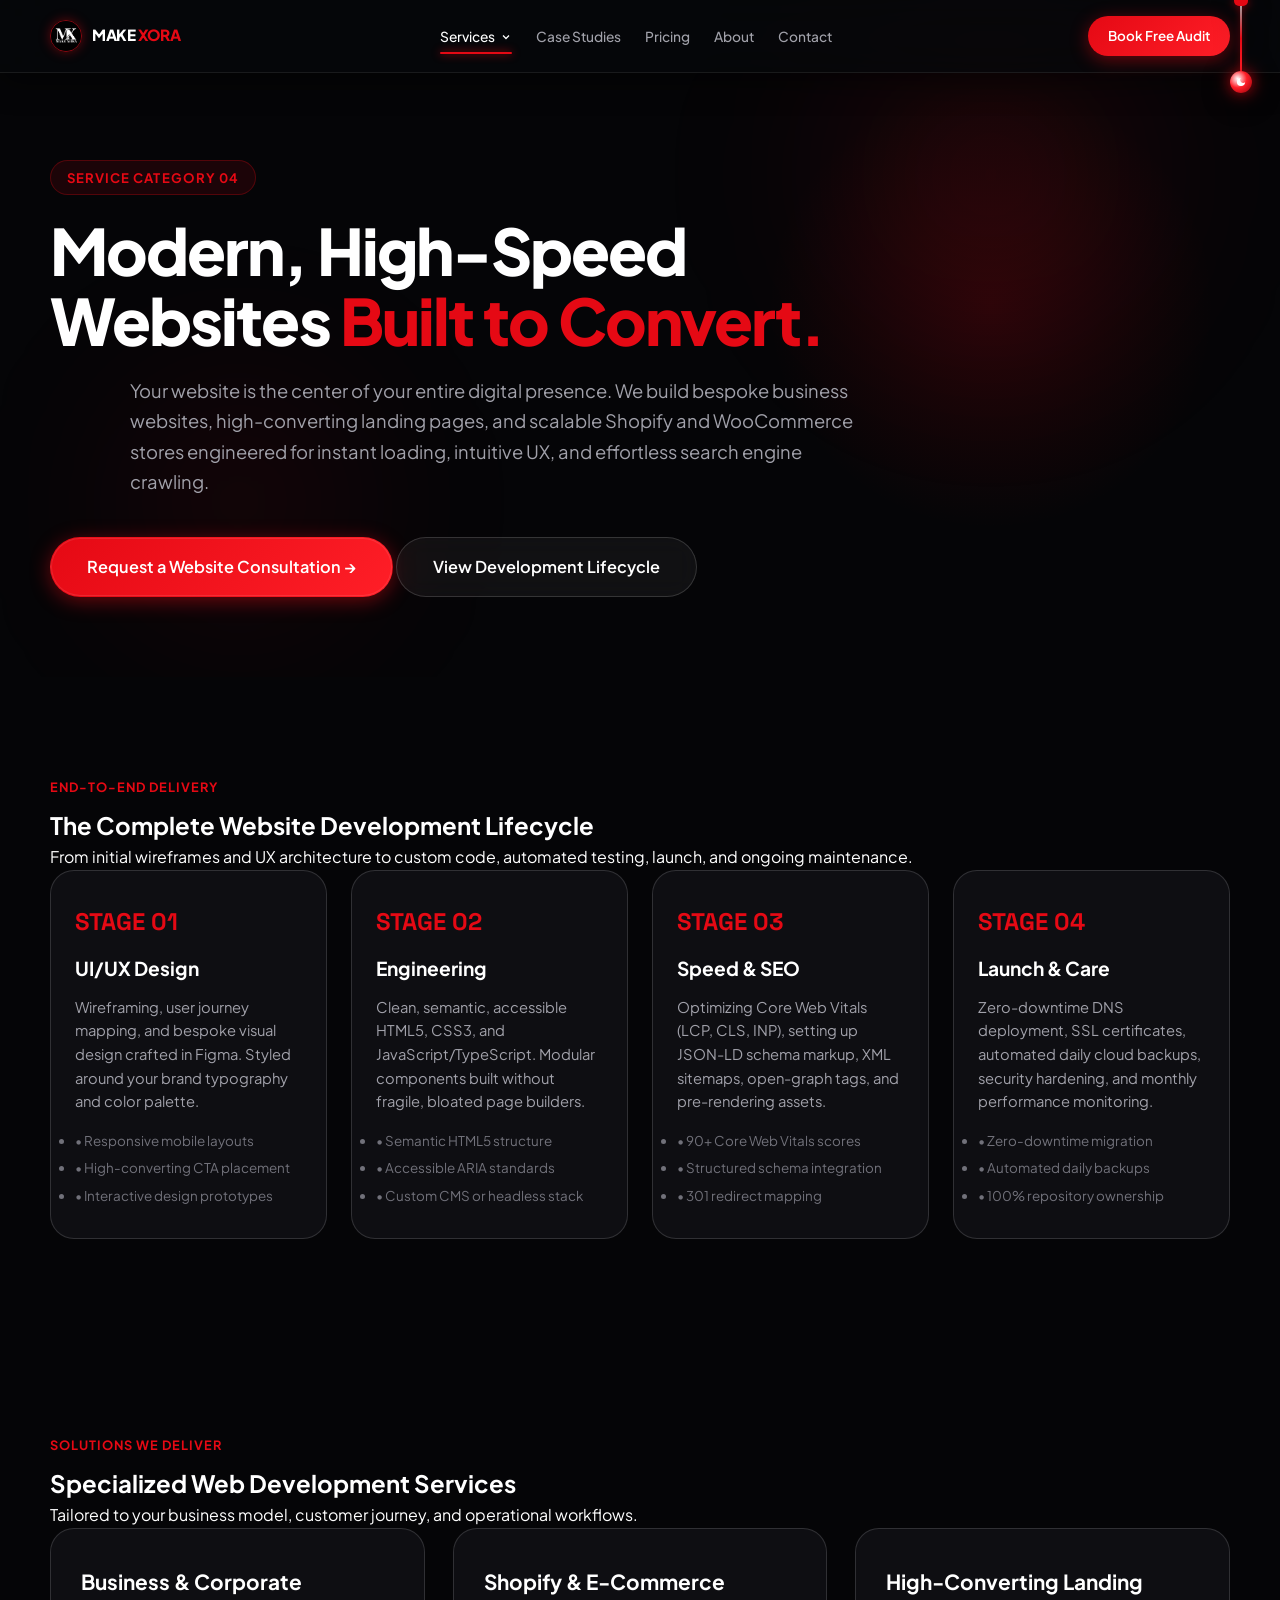
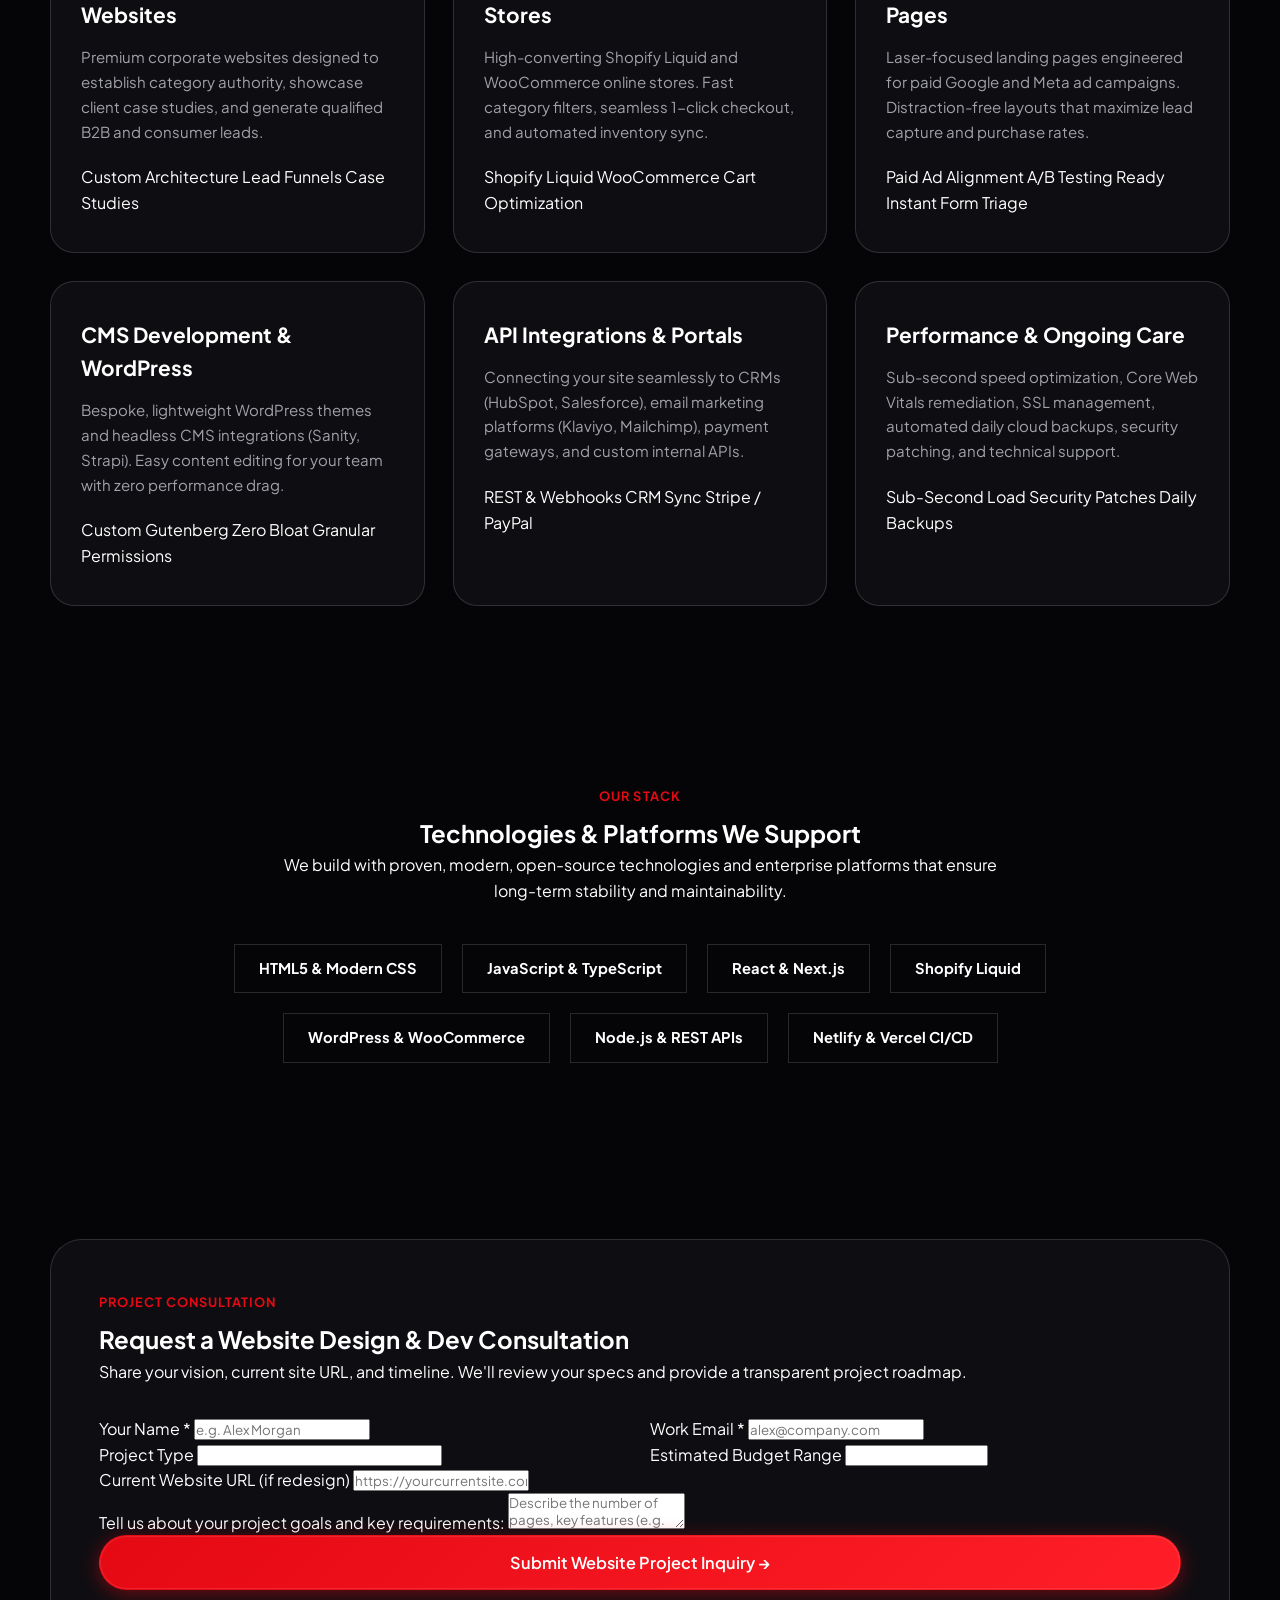
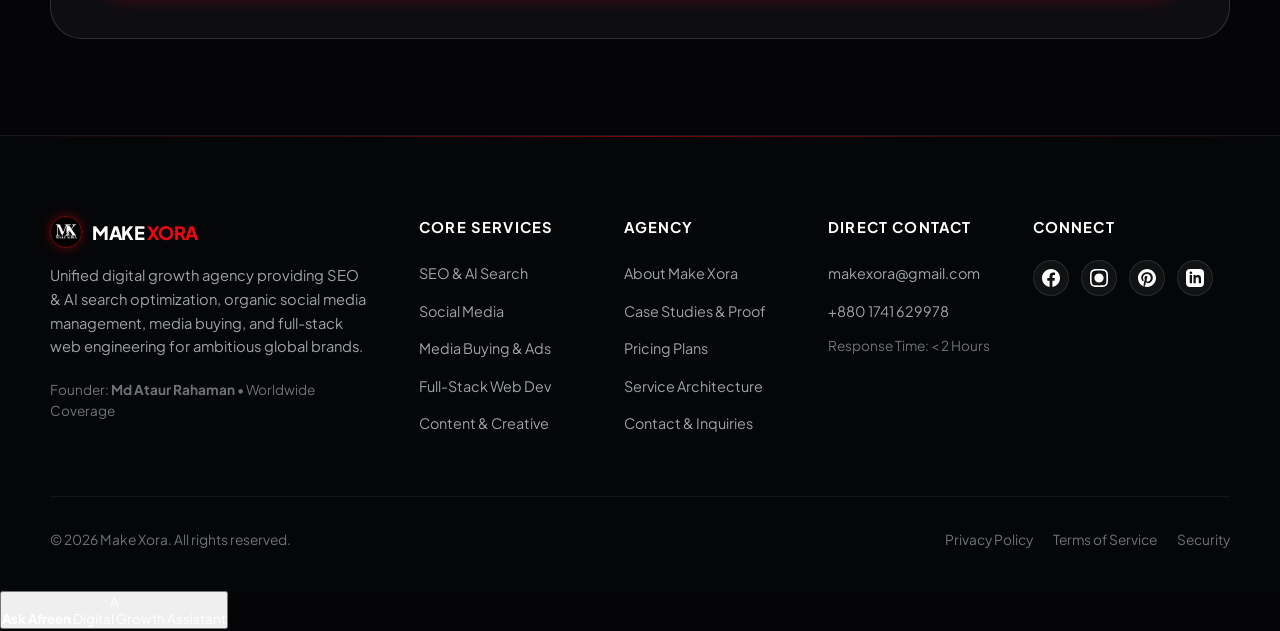
<file: services/web-development.html>
<!DOCTYPE html>
<html lang="en">
<head>
  <meta charset="UTF-8">
  <meta name="viewport" content="width=device-width, initial-scale=1.0">
  <title>Full-Stack Web Development — Make Xora</title>
  <meta name="description" content="Custom web design and full-stack development. High-speed corporate websites, bespoke landing pages, and Shopify & WooCommerce e-commerce stores engineered to convert.">
  <link rel="canonical" href="https://makexora.com/services/web-development.html">

  <meta property="og:title" content="Full-Stack Web Development — Make Xora">
  <meta property="og:description" content="Modern, high-speed websites and web applications engineered for conversions, SEO indexation, and Core Web Vitals.">
  <meta property="og:image" content="../assets/brand/makexora-nav-logo.png">

  <!-- Theme Script -->
  <script>
    (function() {
      try {
        var saved = localStorage.getItem('makexora-theme');
        if (saved === 'light') {
          document.documentElement.setAttribute('data-theme', 'light');
        } else {
          document.documentElement.setAttribute('data-theme', 'dark');
        }
      } catch (e) {}
    })();
  </script>

  <link rel="stylesheet" href="../assets/css/main.css">
  <link rel="stylesheet" href="../assets/css/redesign.css?v=3.1.0">
</head>
<body>
  <!-- ==========================================================================
       FLOATING MINI ROPE WITH LITTLE BALL THEME TOGGLE (LIGHT & DARK MODE)
       ========================================================================== -->
  <div class="theme-cord-wrapper" id="themeCord" aria-label="Toggle light and dark mode" role="button" tabindex="0" title="Pull or click cord to toggle Light / Dark Mode">
    <div class="theme-cord-mount"></div>
    <div class="theme-cord-line" id="themeCordLine"></div>
    <div class="theme-cord-ball" id="themeCordBall">
      <div class="theme-cord-icon theme-cord-icon-moon">
        <svg width="12" height="12" viewBox="0 0 24 24" fill="currentColor"><path d="M21 12.79A9 9 0 1 1 11.21 3 7 7 0 0 0 21 12.79z"/></svg>
      </div>
      <div class="theme-cord-icon theme-cord-icon-sun">
        <svg width="12" height="12" viewBox="0 0 24 24" fill="none" stroke="currentColor" stroke-width="2.5"><circle cx="12" cy="12" r="5"/><path d="M12 1v2M12 21v2M4.22 4.22l1.42 1.42M18.36 18.36l1.42 1.42M1 12h2M21 12h2M4.22 19.78l1.42-1.42M18.36 5.64l1.42-1.42"/></svg>
      </div>
    </div>
    <div class="theme-cord-tooltip" id="themeCordTooltip">Pull Cord</div>
  </div>


    <!-- ==========================================================================
       FLOATING PILL NAVBAR
       ========================================================================== -->
  <div class="floating-nav-wrapper">
    <nav class="floating-nav-pill" aria-label="Primary Navigation">
      <a href="../index.html" class="nav-brand-badge" aria-label="Make Xora Home">
        <img src="../assets/brand/makexora-nav-logo.png" alt="Make Xora Logo" class="nav-brand-logo-img">
        <span class="nav-brand-text">MAKE <span class="text-red">XORA</span></span>
      </a>

      <ul class="nav-pill-links">
        <li class="nav-pill-dropdown">
          <a href="../services.html" class="nav-pill-link active">
            Services
            <svg width="12" height="12" viewBox="0 0 24 24" fill="none" stroke="currentColor" stroke-width="2.5"><path d="M6 9l6 6 6-6"/></svg>
          </a>
          <div class="nav-pill-dropdown-menu">
            <a href="seo-ai-search.html" class="dropdown-link-item">
              <span class="dropdown-link-icon">
                <svg width="14" height="14" viewBox="0 0 24 24" fill="none" stroke="currentColor" stroke-width="2"><circle cx="11" cy="11" r="8"/><path d="m21 21-4.3-4.3"/></svg>
              </span>
              <span>SEO &amp; AI Search</span>
            </a>
            <a href="social-media.html" class="dropdown-link-item">
              <span class="dropdown-link-icon">
                <svg width="14" height="14" viewBox="0 0 24 24" fill="none" stroke="currentColor" stroke-width="2"><path d="M18 2h-3a5 5 0 0 0-5 5v3H7v4h3v8h4v-8h3l1-4h-4V7a1 1 0 0 1 1-1h3z"/></svg>
              </span>
              <span>Social Media Management</span>
            </a>
            <a href="paid-advertising.html" class="dropdown-link-item">
              <span class="dropdown-link-icon">
                <svg width="14" height="14" viewBox="0 0 24 24" fill="none" stroke="currentColor" stroke-width="2"><path d="M12 2v20M17 5H9.5a3.5 3.5 0 0 0 0 7h5a3.5 3.5 0 0 1 0 7H6"/></svg>
              </span>
              <span>Media Buying &amp; Ads</span>
            </a>
            <a href="web-development.html" class="dropdown-link-item">
              <span class="dropdown-link-icon">
                <svg width="14" height="14" viewBox="0 0 24 24" fill="none" stroke="currentColor" stroke-width="2"><polyline points="16 18 22 12 16 6"/><polyline points="8 6 2 12 8 18"/></svg>
              </span>
              <span>Full-Stack Web Dev</span>
            </a>
            <a href="content-strategy.html" class="dropdown-link-item">
              <span class="dropdown-link-icon">
                <svg width="14" height="14" viewBox="0 0 24 24" fill="none" stroke="currentColor" stroke-width="2"><path d="M14 2H6a2 2 0 0 0-2 2v16a2 2 0 0 0 2 2h12a2 2 0 0 0 2-2V8z"/><polyline points="14 2 14 8 20 8"/></svg>
              </span>
              <span>Content &amp; Creative</span>
            </a>
          </div>
        </li>
        <li><a href="../portfolio.html" class="nav-pill-link">Case Studies</a></li>
        <li><a href="../pricing.html" class="nav-pill-link">Pricing</a></li>
        <li><a href="../about.html" class="nav-pill-link">About</a></li>
        <li><a href="../contact.html" class="nav-pill-link">Contact</a></li>
      </ul>

      <a href="../contact.html" class="nav-pill-cta">Book Free Audit</a>

      <button class="nav-mobile-btn" aria-label="Open mobile navigation">
        <svg width="22" height="22" viewBox="0 0 24 24" fill="none" stroke="currentColor" stroke-width="2"><line x1="3" y1="12" x2="21" y2="12"/><line x1="3" y1="6" x2="21" y2="6"/><line x1="3" y1="18" x2="21" y2="18"/></svg>
      </button>
    </nav>
  </div>

  <!-- Mobile Drawer -->
  <div class="mobile-drawer" id="mobileDrawer" style="position: fixed; top: 0; right: -100%; width: 300px; height: 100vh; background: #0c0d12; border-left: 1px solid rgba(255,255,255,0.1); padding: 32px 24px; z-index: 1001; transition: right 0.35s ease;">
    <div style="display: flex; justify-content: space-between; align-items: center; margin-bottom: 32px;">
      <span style="font-weight: 800; font-size: 1.1rem;">MAKE <span class="text-red">XORA</span></span>
      <button id="drawerClose" style="background: none; border: none; color: #fff; font-size: 1.6rem; cursor: pointer;">&times;</button>
    </div>
    <div style="display: flex; flex-direction: column; gap: 18px; font-size: 1rem;">
      <a href="../index.html">Home</a>
      <a href="../services.html">All Services</a>
      <a href="../portfolio.html">Case Studies</a>
      <a href="../pricing.html">Pricing Plans</a>
      <a href="../about.html">About Agency</a>
      <a href="../contact.html">Contact Us</a>
    </div>
    <div style="margin-top: 40px;">
      <a href="../contact.html" class="btn btn-primary" style="width: 100%;">Book Free Audit</a>
    </div>
  </div>

  <main>
    <!-- HERO -->
    <section class="hero relative overflow-hidden">
      <div class="hero-orb hero-orb-1"></div>
      <div class="hero-orb hero-orb-2"></div>
      <div class="hero-orb hero-orb-3"></div>
      <div class="hero-red-glow" style="position: absolute; width: 450px; height: 450px; background: radial-gradient(circle, rgba(229,9,20,0.14) 0%, transparent 70%); top: 12%; right: 5%; border-radius: 50%; pointer-events: none; z-index: 1;"></div>
      <div class="container relative z-2">
        <div class="hero-content">
          <div class="hero-eyebrow">Service Category 04</div>
          <h1 class="hero-title">
            Modern, High-Speed Websites <span class="text-red">Built to Convert.</span>
          </h1>
          <p class="hero-subtitle">
            Your website is the center of your entire digital presence. We build bespoke business websites, high-converting landing pages, and scalable Shopify and WooCommerce stores engineered for instant loading, intuitive UX, and effortless search engine crawling.
          </p>
          <div class="hero-actions">
            <a href="#web-form" class="btn btn-primary btn-lg">Request a Website Consultation &rarr;</a>
            <a href="#lifecycle" class="btn btn-secondary btn-lg">View Development Lifecycle</a>
          </div>
        </div>
      </div>
    </section>

    <!-- COMPLETE WEBSITE LIFECYCLE (Section #lifecycle) -->
    <section id="lifecycle" style="padding: 96px 0;">
      <div class="container">
        <div class="section-header">
          <span class="section-eyebrow">End-to-End Delivery</span>
          <h2 class="section-title">The Complete Website Development Lifecycle</h2>
          <p class="section-desc">
            From initial wireframes and UX architecture to custom code, automated testing, launch, and ongoing maintenance.
          </p>
        </div>

        <div style="display: grid; grid-template-columns: repeat(4, 1fr); gap: 24px;">
          <!-- 1. Design & UI/UX -->
          <div style="background: var(--bg-card); border: 1px solid var(--border-medium); border-radius: var(--radius-lg); padding: 32px 24px;">
            <div style="font-family: var(--font-mono); font-size: 1.5rem; font-weight: 800; color: var(--brand-red); margin-bottom: 12px;">STAGE 01</div>
            <h3 style="font-size: 1.2rem; margin-bottom: 12px;">UI/UX Design</h3>
            <p style="font-size: 0.92rem; color: var(--text-secondary); line-height: 1.6; margin-bottom: 16px;">
              Wireframing, user journey mapping, and bespoke visual design crafted in Figma. Styled around your brand typography and color palette.
            </p>
            <ul style="font-size: 0.84rem; color: var(--text-muted); display: flex; flex-direction: column; gap: 6px;">
              <li>• Responsive mobile layouts</li>
              <li>• High-converting CTA placement</li>
              <li>• Interactive design prototypes</li>
            </ul>
          </div>

          <!-- 2. Development -->
          <div style="background: var(--bg-card); border: 1px solid var(--border-medium); border-radius: var(--radius-lg); padding: 32px 24px;">
            <div style="font-family: var(--font-mono); font-size: 1.5rem; font-weight: 800; color: var(--brand-red); margin-bottom: 12px;">STAGE 02</div>
            <h3 style="font-size: 1.2rem; margin-bottom: 12px;">Engineering</h3>
            <p style="font-size: 0.92rem; color: var(--text-secondary); line-height: 1.6; margin-bottom: 16px;">
              Clean, semantic, accessible HTML5, CSS3, and JavaScript/TypeScript. Modular components built without fragile, bloated page builders.
            </p>
            <ul style="font-size: 0.84rem; color: var(--text-muted); display: flex; flex-direction: column; gap: 6px;">
              <li>• Semantic HTML5 structure</li>
              <li>• Accessible ARIA standards</li>
              <li>• Custom CMS or headless stack</li>
            </ul>
          </div>

          <!-- 3. Speed & SEO Prep -->
          <div style="background: var(--bg-card); border: 1px solid var(--border-medium); border-radius: var(--radius-lg); padding: 32px 24px;">
            <div style="font-family: var(--font-mono); font-size: 1.5rem; font-weight: 800; color: var(--brand-red); margin-bottom: 12px;">STAGE 03</div>
            <h3 style="font-size: 1.2rem; margin-bottom: 12px;">Speed &amp; SEO</h3>
            <p style="font-size: 0.92rem; color: var(--text-secondary); line-height: 1.6; margin-bottom: 16px;">
              Optimizing Core Web Vitals (LCP, CLS, INP), setting up JSON-LD schema markup, XML sitemaps, open-graph tags, and pre-rendering assets.
            </p>
            <ul style="font-size: 0.84rem; color: var(--text-muted); display: flex; flex-direction: column; gap: 6px;">
              <li>• 90+ Core Web Vitals scores</li>
              <li>• Structured schema integration</li>
              <li>• 301 redirect mapping</li>
            </ul>
          </div>

          <!-- 4. Launch & Support -->
          <div style="background: var(--bg-card); border: 1px solid var(--border-medium); border-radius: var(--radius-lg); padding: 32px 24px;">
            <div style="font-family: var(--font-mono); font-size: 1.5rem; font-weight: 800; color: var(--brand-red); margin-bottom: 12px;">STAGE 04</div>
            <h3 style="font-size: 1.2rem; margin-bottom: 12px;">Launch &amp; Care</h3>
            <p style="font-size: 0.92rem; color: var(--text-secondary); line-height: 1.6; margin-bottom: 16px;">
              Zero-downtime DNS deployment, SSL certificates, automated daily cloud backups, security hardening, and monthly performance monitoring.
            </p>
            <ul style="font-size: 0.84rem; color: var(--text-muted); display: flex; flex-direction: column; gap: 6px;">
              <li>• Zero-downtime migration</li>
              <li>• Automated daily backups</li>
              <li>• 100% repository ownership</li>
            </ul>
          </div>
        </div>
      </div>
    </section>

    <!-- CORE DEVELOPMENT OFFERINGS -->
    <section style="padding: 96px 0; background: var(--bg-secondary);">
      <div class="container">
        <div class="section-header">
          <span class="section-eyebrow">Solutions We Deliver</span>
          <h2 class="section-title">Specialized Web Development Services</h2>
          <p class="section-desc">Tailored to your business model, customer journey, and operational workflows.</p>
        </div>

        <div style="display: grid; grid-template-columns: repeat(3, 1fr); gap: 28px;">
          <!-- 1. Corporate & Business Websites -->
          <div style="background: var(--bg-card); border: 1px solid var(--border-medium); border-radius: var(--radius-lg); padding: 36px 30px;">
            <h3 style="font-size: 1.3rem; margin-bottom: 14px;">Business &amp; Corporate Websites</h3>
            <p style="font-size: 0.94rem; color: var(--text-secondary); line-height: 1.65; margin-bottom: 20px;">
              Premium corporate websites designed to establish category authority, showcase client case studies, and generate qualified B2B and consumer leads.
            </p>
            <div class="service-card-tags">
              <span class="service-tag">Custom Architecture</span>
              <span class="service-tag">Lead Funnels</span>
              <span class="service-tag">Case Studies</span>
            </div>
          </div>

          <!-- 2. Shopify & E-commerce -->
          <div style="background: var(--bg-card); border: 1px solid var(--border-medium); border-radius: var(--radius-lg); padding: 36px 30px;">
            <h3 style="font-size: 1.3rem; margin-bottom: 14px;">Shopify &amp; E-Commerce Stores</h3>
            <p style="font-size: 0.94rem; color: var(--text-secondary); line-height: 1.65; margin-bottom: 20px;">
              High-converting Shopify Liquid and WooCommerce online stores. Fast category filters, seamless 1-click checkout, and automated inventory sync.
            </p>
            <div class="service-card-tags">
              <span class="service-tag">Shopify Liquid</span>
              <span class="service-tag">WooCommerce</span>
              <span class="service-tag">Cart Optimization</span>
            </div>
          </div>

          <!-- 3. High-Converting Landing Pages -->
          <div style="background: var(--bg-card); border: 1px solid var(--border-medium); border-radius: var(--radius-lg); padding: 36px 30px;">
            <h3 style="font-size: 1.3rem; margin-bottom: 14px;">High-Converting Landing Pages</h3>
            <p style="font-size: 0.94rem; color: var(--text-secondary); line-height: 1.65; margin-bottom: 20px;">
              Laser-focused landing pages engineered for paid Google and Meta ad campaigns. Distraction-free layouts that maximize lead capture and purchase rates.
            </p>
            <div class="service-card-tags">
              <span class="service-tag">Paid Ad Alignment</span>
              <span class="service-tag">A/B Testing Ready</span>
              <span class="service-tag">Instant Form Triage</span>
            </div>
          </div>

          <!-- 4. CMS & Headless Architectures -->
          <div style="background: var(--bg-card); border: 1px solid var(--border-medium); border-radius: var(--radius-lg); padding: 36px 30px;">
            <h3 style="font-size: 1.3rem; margin-bottom: 14px;">CMS Development &amp; WordPress</h3>
            <p style="font-size: 0.94rem; color: var(--text-secondary); line-height: 1.65; margin-bottom: 20px;">
              Bespoke, lightweight WordPress themes and headless CMS integrations (Sanity, Strapi). Easy content editing for your team with zero performance drag.
            </p>
            <div class="service-card-tags">
              <span class="service-tag">Custom Gutenberg</span>
              <span class="service-tag">Zero Bloat</span>
              <span class="service-tag">Granular Permissions</span>
            </div>
          </div>

          <!-- 5. API Integrations & Web Apps -->
          <div style="background: var(--bg-card); border: 1px solid var(--border-medium); border-radius: var(--radius-lg); padding: 36px 30px;">
            <h3 style="font-size: 1.3rem; margin-bottom: 14px;">API Integrations &amp; Portals</h3>
            <p style="font-size: 0.94rem; color: var(--text-secondary); line-height: 1.65; margin-bottom: 20px;">
              Connecting your site seamlessly to CRMs (HubSpot, Salesforce), email marketing platforms (Klaviyo, Mailchimp), payment gateways, and custom internal APIs.
            </p>
            <div class="service-card-tags">
              <span class="service-tag">REST &amp; Webhooks</span>
              <span class="service-tag">CRM Sync</span>
              <span class="service-tag">Stripe / PayPal</span>
            </div>
          </div>

          <!-- 6. Website Speed & Maintenance -->
          <div style="background: var(--bg-card); border: 1px solid var(--border-medium); border-radius: var(--radius-lg); padding: 36px 30px;">
            <h3 style="font-size: 1.3rem; margin-bottom: 14px;">Performance &amp; Ongoing Care</h3>
            <p style="font-size: 0.94rem; color: var(--text-secondary); line-height: 1.65; margin-bottom: 20px;">
              Sub-second speed optimization, Core Web Vitals remediation, SSL management, automated daily cloud backups, security patching, and technical support.
            </p>
            <div class="service-card-tags">
              <span class="service-tag">Sub-Second Load</span>
              <span class="service-tag">Security Patches</span>
              <span class="service-tag">Daily Backups</span>
            </div>
          </div>
        </div>
      </div>
    </section>

    <!-- SUPPORTED TECH STACK (Transparent disclosure per PRD) -->
    <section style="padding: 80px 0;">
      <div class="container text-center">
        <span class="section-eyebrow">Our Stack</span>
        <h2 class="section-title">Technologies &amp; Platforms We Support</h2>
        <p class="section-desc" style="max-width: 720px; margin: 0 auto 40px auto;">
          We build with proven, modern, open-source technologies and enterprise platforms that ensure long-term stability and maintainability.
        </p>

        <div style="display: flex; justify-content: center; align-items: center; gap: 20px; flex-wrap: wrap; max-width: 900px; margin: 0 auto;">
          <div style="padding: 12px 24px; background: var(--bg-tertiary); border: 1px solid var(--border-medium); border-radius: var(--radius-full); font-weight: 700; font-size: 0.92rem;">HTML5 &amp; Modern CSS</div>
          <div style="padding: 12px 24px; background: var(--bg-tertiary); border: 1px solid var(--border-medium); border-radius: var(--radius-full); font-weight: 700; font-size: 0.92rem;">JavaScript &amp; TypeScript</div>
          <div style="padding: 12px 24px; background: var(--bg-tertiary); border: 1px solid var(--border-medium); border-radius: var(--radius-full); font-weight: 700; font-size: 0.92rem;">React &amp; Next.js</div>
          <div style="padding: 12px 24px; background: var(--bg-tertiary); border: 1px solid var(--border-medium); border-radius: var(--radius-full); font-weight: 700; font-size: 0.92rem;">Shopify Liquid</div>
          <div style="padding: 12px 24px; background: var(--bg-tertiary); border: 1px solid var(--border-medium); border-radius: var(--radius-full); font-weight: 700; font-size: 0.92rem;">WordPress &amp; WooCommerce</div>
          <div style="padding: 12px 24px; background: var(--bg-tertiary); border: 1px solid var(--border-medium); border-radius: var(--radius-full); font-weight: 700; font-size: 0.92rem;">Node.js &amp; REST APIs</div>
          <div style="padding: 12px 24px; background: var(--bg-tertiary); border: 1px solid var(--border-medium); border-radius: var(--radius-full); font-weight: 700; font-size: 0.92rem;">Netlify &amp; Vercel CI/CD</div>
        </div>
      </div>
    </section>

    <!-- INQUIRY FORM (Section #web-form) -->
    <section id="web-form" style="padding: 96px 0; background: var(--bg-secondary);">
      <div class="container container-narrow">
        <div style="background: var(--bg-card); border: 1px solid var(--border-medium); border-radius: var(--radius-xl); padding: 48px; box-shadow: var(--shadow-lg);">
          <div class="section-header" style="margin-bottom: 32px;">
            <span class="section-eyebrow">Project Consultation</span>
            <h2 class="section-title">Request a Website Design &amp; Dev Consultation</h2>
            <p class="section-desc">Share your vision, current site URL, and timeline. We'll review your specs and provide a transparent project roadmap.</p>
          </div>

          <form class="growth-contact-form" data-netlify="true" name="web-dev-inquiry" method="POST">
            <input type="hidden" name="form-name" value="web-dev-inquiry">
            <input type="hidden" name="service_interest" value="Full-Stack Web Development">

            <div style="display: grid; grid-template-columns: 1fr 1fr; gap: 20px;">
              <div class="form-group">
                <label class="form-label" for="webName">Your Name *</label>
                <input type="text" id="webName" name="name" class="form-input" placeholder="e.g. Alex Morgan" required>
              </div>
              <div class="form-group">
                <label class="form-label" for="webEmail">Work Email *</label>
                <input type="email" id="webEmail" name="email" class="form-input" placeholder="alex@company.com" required>
              </div>
            </div>

            <div style="display: grid; grid-template-columns: 1fr 1fr; gap: 20px;">
              <div class="form-group">
                <label class="form-label" for="webType">Project Type</label>
                <select id="webType" name="project_type" class="form-select">
                  <option value="New Website from Scratch">New Website from Scratch</option>
                  <option value="Website Redesign & Speed Rebuild">Website Redesign &amp; Speed Rebuild</option>
                  <option value="Shopify / E-Commerce Store">Shopify / E-Commerce Store</option>
                  <option value="High-Converting Landing Page">High-Converting Landing Page</option>
                  <option value="Ongoing Maintenance & Care">Ongoing Maintenance &amp; Care</option>
                </select>
              </div>
              <div class="form-group">
                <label class="form-label" for="webBudget">Estimated Budget Range</label>
                <select id="webBudget" name="budget_range" class="form-select">
                  <option value="$1,000 - $3,000">$1,000 – $3,000</option>
                  <option value="$3,000 - $5,000">$3,000 – $5,000</option>
                  <option value="$5,000 - $10,000">$5,000 – $10,000</option>
                  <option value="$10,000+">$10,000+</option>
                </select>
              </div>
            </div>

            <div class="form-group">
              <label class="form-label" for="webCurrent">Current Website URL (if redesign)</label>
              <input type="url" id="webCurrent" name="current_url" class="form-input" placeholder="https://yourcurrentsite.com">
            </div>

            <div class="form-group">
              <label class="form-label" for="webDetails">Tell us about your project goals and key requirements:</label>
              <textarea id="webDetails" name="message" class="form-textarea" placeholder="Describe the number of pages, key features (e.g. booking calendar, payment gateway, CMS, shop), and target launch date..."></textarea>
            </div>

            <button type="submit" class="btn btn-primary btn-lg" style="width: 100%;">
              Submit Website Project Inquiry &rarr;
            </button>
          </form>
        </div>
      </div>
    </section>
  </main>

    <!-- ==========================================================================
       COSMIC STARDUST FOOTER
       ========================================================================== -->
  <footer class="cosmic-footer">
    <div class="footer-top-stardust"></div>
    <div class="container">
      <div class="footer-grid-cols">
        <div>
          <a href="../index.html" class="nav-brand-badge" style="margin-bottom: 16px;">
            <img src="../assets/brand/makexora-nav-logo.png" alt="Make Xora Logo" class="nav-brand-logo-img">
            <span class="nav-brand-text" style="font-size: 1.15rem;">MAKE <span class="text-red">XORA</span></span>
          </a>
          <p style="font-size: 0.92rem; color: #a1a1aa; line-height: 1.6; max-width: 320px; margin-bottom: 20px;">
            Unified digital growth agency providing SEO &amp; AI search optimization, organic social media management, media buying, and full-stack web engineering for ambitious global brands.
          </p>
          <div style="font-size: 0.85rem; color: #71717a;">
            Founder: <strong>Md Ataur Rahaman</strong> &bull; Worldwide Coverage
          </div>
        </div>

        <div>
          <div class="footer-col-title">Core Services</div>
          <ul class="footer-col-links">
            <li><a href="seo-ai-search.html" class="footer-col-link">SEO &amp; AI Search</a></li>
            <li><a href="social-media.html" class="footer-col-link">Social Media</a></li>
            <li><a href="paid-advertising.html" class="footer-col-link">Media Buying &amp; Ads</a></li>
            <li><a href="web-development.html" class="footer-col-link">Full-Stack Web Dev</a></li>
            <li><a href="content-strategy.html" class="footer-col-link">Content &amp; Creative</a></li>
          </ul>
        </div>

        <div>
          <div class="footer-col-title">Agency</div>
          <ul class="footer-col-links">
            <li><a href="../about.html" class="footer-col-link">About Make Xora</a></li>
            <li><a href="../portfolio.html" class="footer-col-link">Case Studies &amp; Proof</a></li>
            <li><a href="../pricing.html" class="footer-col-link">Pricing Plans</a></li>
            <li><a href="../services.html" class="footer-col-link">Service Architecture</a></li>
            <li><a href="../contact.html" class="footer-col-link">Contact &amp; Inquiries</a></li>
          </ul>
        </div>

        <div>
          <div class="footer-col-title">Direct Contact</div>
          <ul class="footer-col-links">
            <li><a href="mailto:makexora@gmail.com" class="footer-col-link">makexora@gmail.com</a></li>
            <li><a href="https://wa.me/8801741629978" target="_blank" rel="noopener" class="footer-col-link">+880 1741 629978</a></li>
            <li style="font-size: 0.85rem; color: #71717a;">Response Time: &lt; 2 Hours</li>
          </ul>
        </div>

        <div>
          <div class="footer-col-title">Connect</div>
          <div class="footer-social-strip">
            <a href="https://facebook.com/makexora" target="_blank" rel="noopener" class="footer-social-icon" aria-label="Facebook">
              <svg width="18" height="18" viewBox="0 0 24 24" fill="currentColor"><path d="M24 12.073C24 5.405 18.627 0 12 0S0 5.405 0 12.073C0 18.1 4.388 23.094 10.125 24v-8.437H7.078v-3.49h3.047V9.41c0-3.025 1.792-4.697 4.533-4.697 1.312 0 2.686.236 2.686.236v2.97h-1.514c-1.491 0-1.956.93-1.956 1.885v2.268h3.328l-.532 3.49h-2.796V24C19.612 23.094 24 18.1 24 12.073z"/></svg>
            </a>
            <a href="https://instagram.com/makexora" target="_blank" rel="noopener" class="footer-social-icon" aria-label="Instagram">
              <svg width="18" height="18" viewBox="0 0 24 24" fill="currentColor"><path d="M12 2.163c3.204 0 3.584.012 4.85.07 3.252.148 4.771 1.691 4.919 4.919.058 1.265.069 1.645.069 4.849 0 3.205-.012 3.584-.069 4.849-.149 3.225-1.664 4.771-4.919 4.919-1.266.058-1.644.07-4.85.07-3.204 0-3.584-.012-4.849-.07-3.26-.149-4.771-1.699-4.919-4.92-.058-1.265-.07-1.644-.07-4.849 0-3.204.013-3.583.07-4.849.149-3.227 1.664-4.771 4.919-4.919 1.266-.057 1.645-.069 4.849-.069zM12 0C8.741 0 8.333.014 7.053.072 2.695.272.273 2.69.073 7.052.014 8.333 0 8.741 0 12c0 3.259.014 3.668.072 4.948.2 4.358 2.618 6.78 6.98 6.98C8.333 23.986 8.741 24 12 24c3.259 0 3.668-.014 4.948-.072 4.354-.2 6.782-2.618 6.979-6.98.059-1.28.073-1.689.073-4.948 0-3.259-.014-3.667-.072-4.947-.196-4.354-2.617-6.78-6.979-6.98C15.668.014 15.259 0 12 0zm0 5.838a6.162 6.162 0 100 12.324 6.162 6.162 0 000-12.324z"/></svg>
            </a>
            <a href="https://pinterest.com/makexora" target="_blank" rel="noopener" class="footer-social-icon" aria-label="Pinterest">
              <svg width="18" height="18" viewBox="0 0 24 24" fill="currentColor"><path d="M12 0C5.373 0 0 5.373 0 12c0 5.084 3.163 9.426 7.627 11.174-.105-.949-.2-2.405.042-3.441.218-.937 1.407-5.965 1.407-5.965s-.359-.719-.359-1.782c0-1.668.967-2.914 2.171-2.914 1.023 0 1.518.769 1.518 1.69 0 1.029-.655 2.568-.994 3.995-.283 1.194.599 2.169 1.777 2.169 2.133 0 3.772-2.249 3.772-5.495 0-2.873-2.064-4.882-5.012-4.882-3.414 0-5.418 2.561-5.418 5.207 0 1.031.397 2.138.893 2.738a.36.36 0 01.083.345l-.333 1.36c-.053.22-.174.267-.402.161-1.499-.698-2.436-2.889-2.436-4.649 0-3.785 2.75-7.262 7.929-7.262 4.163 0 7.398 2.967 7.398 6.931 0 4.136-2.607 7.464-6.227 7.464-1.216 0-2.359-.632-2.75-1.378l-.748 2.853c-.271 1.043-1.002 2.35-1.492 3.146C9.57 23.812 10.763 24 12 24c6.627 0 12-5.373 12-12S18.627 0 12 0z"/></svg>
            </a>
            <a href="https://linkedin.com/company/makexora" target="_blank" rel="noopener" class="footer-social-icon" aria-label="LinkedIn">
              <svg width="18" height="18" viewBox="0 0 24 24" fill="currentColor"><path d="M19 0h-14c-2.761 0-5 2.239-5 5v14c0 2.761 2.239 5 5 5h14c2.762 0 5-2.239 5-5v-14c0-2.761-2.238-5-5-5zm-11 19h-3v-11h3v11zm-1.5-12.268c-.966 0-1.75-.79-1.75-1.764s.784-1.764 1.75-1.764 1.75.79 1.75 1.764-.783 1.764-1.75 1.764zm13.5 12.268h-3v-5.604c0-3.368-4-3.113-4 0v5.604h-3v-11h3v1.765c1.396-2.586 7-2.777 7 2.476v6.759z"/></svg>
            </a>
          </div>
        </div>
      </div>

      <div class="footer-bottom-bar">
        <div>&copy; 2026 Make Xora. All rights reserved.</div>
        <div style="display: flex; gap: 20px;">
          <a href="#" style="color: #71717a;">Privacy Policy</a>
          <a href="#" style="color: #71717a;">Terms of Service</a>
          <a href="#" style="color: #71717a;">Security</a>
        </div>
      </div>
    </div>
  </footer>

  <script src="../assets/js/main.js?v=3.1.0"></script>
  <script src="../assets/js/assistant.js"></script>
</body>
</html>
</file>
<file: assets/css/main.css>
/* ==========================================================================
   MAKE XORA — Unified Digital Growth Agency Design System
   Revamped High-End UI/UX Design & 3D Animation Engine
   Inspired by Gcore / Linear / Vercel Ultra-Modern Aesthetic
   Deep Void Black (#07080A), Atmospheric Volumetric Red-Orange Solar Flare,
   Floating Glassmorphic Pill Navbar, 3D Dotted Canvas Globe, Bento Grid,
   Interactive Circuit Node Processor, and Curved Horizon Sunset Glow
   ========================================================================== */

@import url('https://fonts.googleapis.com/css2?family=Plus+Jakarta+Sans:wght@300;400;500;600;700;800;900&family=Space+Grotesk:wght@500;600;700&display=swap');

:root {
  /* Core Void & Obsidian Tones */
  --bg-void: #07080a;
  --bg-canvas: #0b0c10;
  --bg-elevated: #111217;
  --bg-card: rgba(18, 19, 24, 0.72);
  --bg-card-hover: rgba(26, 28, 36, 0.88);
  --bg-pill: rgba(14, 15, 19, 0.85);

  /* Brand Luminescence — Core Black, Red & White Hierarchy */
  --brand-red: #e50914;
  --brand-red-bright: #ff1e27;
  --brand-red-dark: #b8050e;
  --brand-red-hover: #c40810;
  --brand-orange: #ff1e27;
  --brand-solar: #ff2a35;
  --brand-gradient: linear-gradient(135deg, #e50914 0%, #ff1e27 100%);
  --brand-gradient-dark: linear-gradient(135deg, #b8050e 0%, #e50914 100%);
  --brand-gradient-white: linear-gradient(180deg, #ffffff 40%, #d4d4d8 100%);
  --brand-glow: rgba(229, 9, 20, 0.45);
  --brand-glow-subtle: rgba(229, 9, 20, 0.14);
  --brand-glow-intense: 0 0 25px rgba(229, 9, 20, 0.6);

  /* Typography */
  --font-main: 'Plus Jakarta Sans', -apple-system, BlinkMacSystemFont, 'Segoe UI', Roboto, sans-serif;
  --font-mono: 'Space Grotesk', monospace, sans-serif;

  /* Text Colors */
  --text-white: #ffffff;
  --text-primary: #ffffff;
  --text-secondary: #a1a1aa;
  --text-muted: #71717a;
  --text-faint: #52525b;

  /* Borders & Dividers */
  --border-subtle: rgba(255, 255, 255, 0.08);
  --border-medium: rgba(255, 255, 255, 0.14);
  --border-glow: rgba(229, 9, 20, 0.35);

  /* Layout Constants */
  --max-w: 100%;
  --max-w-wide: 100%;
  --side-padding: 50px;
  --radius-xs: 6px;
  --radius-sm: 10px;
  --radius-md: 16px;
  --radius-lg: 24px;
  --radius-xl: 32px;
  --radius-pill: 9999px;

  --transition-fast: 0.18s cubic-bezier(0.16, 1, 0.3, 1);
  --transition-normal: 0.28s cubic-bezier(0.16, 1, 0.3, 1);
  --transition-slow: 0.5s cubic-bezier(0.16, 1, 0.3, 1);
}

@media (max-width: 900px) {
  :root {
    --side-padding: 30px;
  }
}

@media (max-width: 600px) {
  :root {
    --side-padding: 20px;
  }
}

/* ==========================================================================
   BASE RESET & TYPOGRAPHY
   ========================================================================== */
*, *::before, *::after {
  box-sizing: border-box;
  margin: 0;
  padding: 0;
}

html {
  font-family: var(--font-main);
  background-color: var(--bg-void);
  color: var(--text-white);
  scroll-behavior: smooth;
  -webkit-font-smoothing: antialiased;
  -moz-osx-font-smoothing: grayscale;
}

body {
  min-height: 100vh;
  display: flex;
  flex-direction: column;
  background-color: var(--bg-void);
  overflow-x: hidden;
  position: relative;
  line-height: 1.6;
}

a {
  color: inherit;
  text-decoration: none;
  transition: color var(--transition-fast);
}

img, svg {
  display: block;
  max-width: 100%;
}

button, input, textarea, select {
  font-family: inherit;
  color: inherit;
}

.container {
  width: 100%;
  max-width: var(--max-w);
  margin-left: auto;
  margin-right: auto;
  padding-left: var(--side-padding);
  padding-right: var(--side-padding);
}

.container-wide {
  width: 100%;
  max-width: var(--max-w-wide);
  margin-left: auto;
  margin-right: auto;
  padding-left: var(--side-padding);
  padding-right: var(--side-padding);
}

.relative { position: relative; }
.z-1 { z-index: 1; }
.z-2 { z-index: 2; }
.z-5 { z-index: 5; }
.z-10 { z-index: 10; }
.overflow-hidden { overflow: hidden; }

.text-center { text-align: center; }
.text-red { color: var(--brand-red); }
.text-red-bright { color: var(--brand-red-bright); }
.text-orange { color: var(--brand-red-bright); }
.text-white { color: #ffffff; }
.text-muted { color: var(--text-muted); }
.text-secondary { color: var(--text-secondary); }
.font-mono { font-family: var(--font-mono); }
.font-bold { font-weight: 700; }
.font-extrabold { font-weight: 800; }

.mb-1 { margin-bottom: 8px; }
.mb-2 { margin-bottom: 16px; }
.mb-3 { margin-bottom: 24px; }
.mb-4 { margin-bottom: 32px; }
.mb-5 { margin-bottom: 48px; }
.mt-1 { margin-top: 8px; }
.mt-2 { margin-top: 16px; }
.mt-3 { margin-top: 24px; }
.mt-4 { margin-top: 32px; }
.mt-5 { margin-top: 48px; }


/* ==========================================================================
   HEADER & NAVBAR (FULL WIDE WITH 50PX SIDE PADDING)
   ========================================================================== */
.floating-nav-wrapper {
  position: fixed;
  top: 0;
  left: 0;
  width: 100%;
  padding: 16px var(--side-padding);
  display: flex;
  align-items: center;
  justify-content: space-between;
  z-index: 1000;
  background: rgba(7, 8, 10, 0.85);
  backdrop-filter: blur(28px) saturate(190%);
  -webkit-backdrop-filter: blur(28px) saturate(190%);
  border-bottom: 1px solid rgba(255, 255, 255, 0.08);
  box-shadow: 0 10px 30px rgba(0, 0, 0, 0.45);
  transition: all var(--transition-normal);
}

.floating-nav-wrapper.scrolled {
  padding-top: 12px;
  padding-bottom: 12px;
  background: rgba(10, 11, 15, 0.96);
  border-bottom-color: rgba(229, 9, 20, 0.35);
  box-shadow: 0 16px 40px rgba(0, 0, 0, 0.65), 0 0 20px rgba(229, 9, 20, 0.15);
}

.floating-nav-pill {
  width: 100%;
  max-width: 100%;
  display: flex;
  align-items: center;
  justify-content: space-between;
  gap: 24px;
  padding: 0;
  border-radius: 0;
  background: transparent;
  backdrop-filter: none;
  -webkit-backdrop-filter: none;
  border: none;
  box-shadow: none;
  transition: all var(--transition-normal);
}

.floating-nav-wrapper.scrolled .floating-nav-pill {
  transform: none;
  background: transparent;
  border: none;
  box-shadow: none;
}

.nav-brand-badge {
  display: flex;
  align-items: center;
  gap: 10px;
  text-decoration: none;
  padding-right: 4px;
}

.nav-brand-logo-img {
  width: 32px;
  height: 32px;
  border-radius: 50%;
  object-fit: cover;
  border: 1px solid rgba(229, 9, 20, 0.6);
  box-shadow: 0 0 12px rgba(229, 9, 20, 0.4);
  transition: transform var(--transition-fast);
}

.nav-brand-badge:hover .nav-brand-logo-img {
  transform: rotate(18deg) scale(1.08);
}

.nav-brand-text {
  font-weight: 800;
  font-size: 0.96rem;
  letter-spacing: -0.02em;
  color: #ffffff;
  display: flex;
  align-items: center;
  gap: 2px;
}

.nav-pill-links {
  display: flex;
  align-items: center;
  gap: 24px;
  list-style: none;
  margin: 0 auto;
}

.nav-pill-link {
  font-size: 0.86rem;
  font-weight: 500;
  color: var(--text-secondary);
  transition: all var(--transition-fast);
  position: relative;
  display: inline-flex;
  align-items: center;
  gap: 5px;
}

.nav-pill-link:hover,
.nav-pill-link.active {
  color: #ffffff;
}

.nav-pill-link.active::after {
  content: '';
  position: absolute;
  bottom: -6px;
  left: 0;
  width: 100%;
  height: 2px;
  background: var(--brand-red);
  border-radius: 2px;
  box-shadow: 0 0 8px var(--brand-red);
}

.nav-pill-dropdown {
  position: relative;
}

.nav-pill-dropdown:hover .nav-pill-dropdown-menu {
  opacity: 1;
  visibility: visible;
  transform: translateY(0);
}

.nav-pill-dropdown-menu {
  position: absolute;
  top: calc(100% + 14px);
  left: 50%;
  transform: translateX(-50%) translateY(8px);
  width: 280px;
  background: rgba(14, 15, 20, 0.95);
  backdrop-filter: blur(28px);
  border: 1px solid rgba(255, 255, 255, 0.12);
  border-radius: var(--radius-md);
  padding: 10px;
  box-shadow: 0 20px 50px rgba(0, 0, 0, 0.7);
  opacity: 0;
  visibility: hidden;
  transition: all var(--transition-fast);
  display: flex;
  flex-direction: column;
  gap: 4px;
}

.dropdown-link-item {
  display: flex;
  align-items: center;
  gap: 12px;
  padding: 10px 12px;
  border-radius: var(--radius-sm);
  color: var(--text-secondary);
  font-size: 0.86rem;
  font-weight: 500;
  transition: all var(--transition-fast);
}

.dropdown-link-item:hover {
  background: rgba(229, 9, 20, 0.12);
  color: #ffffff;
  transform: translateX(3px);
}

.dropdown-link-icon {
  width: 26px;
  height: 26px;
  border-radius: 6px;
  background: rgba(255, 255, 255, 0.06);
  display: flex;
  align-items: center;
  justify-content: center;
  color: var(--brand-red);
  flex-shrink: 0;
}

.nav-pill-cta {
  font-size: 0.84rem;
  font-weight: 600;
  color: #ffffff !important;
  background: var(--brand-gradient);
  padding: 9px 20px;
  border-radius: var(--radius-pill);
  box-shadow: 0 4px 18px rgba(229, 9, 20, 0.45);
  transition: all var(--transition-fast);
  white-space: nowrap;
}

.nav-pill-cta:hover {
  transform: translateY(-1px) scale(1.03);
  box-shadow: 0 6px 24px rgba(229, 9, 20, 0.6);
}

.nav-mobile-btn {
  display: none;
  background: transparent;
  border: none;
  color: #ffffff;
  padding: 6px;
  cursor: pointer;
}

@media (max-width: 900px) {
  .nav-pill-links {
    display: none;
  }
  .nav-mobile-btn {
    display: block;
    margin-left: auto;
  }
}

@media (max-width: 680px) {
  .nav-pill-cta {
    display: none;
  }
}


/* ==========================================================================
   ATMOSPHERIC VOLUMETRIC CRIMSON FLARE (UPPER RIGHT)
   ========================================================================== */
.ambient-flare {
  position: absolute;
  top: -100px;
  right: -100px;
  width: 800px;
  height: 650px;
  background: radial-gradient(ellipse at 80% 20%, rgba(229, 9, 20, 0.38) 0%, rgba(184, 5, 14, 0.22) 40%, rgba(229, 9, 20, 0.06) 70%, transparent 85%);
  filter: blur(80px);
  pointer-events: none;
  z-index: 1;
}

.ambient-flare-left {
  position: absolute;
  top: 40%;
  left: -200px;
  width: 600px;
  height: 600px;
  background: radial-gradient(circle, rgba(229, 9, 20, 0.16) 0%, transparent 70%);
  filter: blur(90px);
  pointer-events: none;
  z-index: 1;
}


/* ==========================================================================
   HERO SECTION & CIRCUIT PROCESSOR NODE GRAPH (00:03 - 00:07)
   ========================================================================== */
.hero-section {
  position: relative;
  padding: 160px 0 100px;
  text-align: center;
  overflow: hidden;
  background: radial-gradient(circle at 50% 0%, #111218 0%, var(--bg-void) 70%);
}

.hero-pill-badge {
  display: inline-flex;
  align-items: center;
  gap: 10px;
  padding: 6px 18px;
  border-radius: var(--radius-pill);
  background: rgba(255, 255, 255, 0.04);
  border: 1px solid rgba(255, 255, 255, 0.12);
  font-size: 0.8rem;
  font-weight: 600;
  letter-spacing: 0.06em;
  text-transform: uppercase;
  color: var(--text-secondary);
  margin-bottom: 24px;
  box-shadow: 0 4px 16px rgba(0, 0, 0, 0.3);
}

.hero-pill-dot {
  width: 7px;
  height: 7px;
  border-radius: 50%;
  background: var(--brand-red);
  box-shadow: 0 0 10px var(--brand-red);
  animation: pulseDot 2s infinite ease-in-out;
}

@keyframes pulseDot {
  0%, 100% { transform: scale(1); opacity: 1; }
  50% { transform: scale(1.4); opacity: 0.5; }
}

.hero-headline {
  font-size: clamp(2.8rem, 6vw, 4.8rem);
  font-weight: 800;
  line-height: 1.08;
  letter-spacing: -0.035em;
  max-width: 960px;
  margin: 0 auto 24px;
  background: linear-gradient(180deg, #ffffff 30%, #a1a1aa 100%);
  -webkit-background-clip: text;
  -webkit-text-fill-color: transparent;
}

.hero-subtitle {
  font-size: 1.15rem;
  color: var(--text-secondary);
  max-width: 740px;
  margin: 0 auto 40px;
  line-height: 1.65;
}

.hero-cta-group {
  display: flex;
  align-items: center;
  justify-content: center;
  gap: 16px;
  flex-wrap: wrap;
}

/* Subpage Heroes */
.hero {
  position: relative;
  padding: 160px 0 80px;
  overflow: hidden;
}

.hero-content {
  max-width: 900px;
}

.hero-eyebrow {
  display: inline-flex;
  align-items: center;
  gap: 8px;
  padding: 6px 16px;
  border-radius: var(--radius-pill);
  background: rgba(229, 9, 20, 0.1);
  border: 1px solid rgba(229, 9, 20, 0.28);
  color: var(--brand-red);
  font-size: 0.82rem;
  font-weight: 700;
  text-transform: uppercase;
  letter-spacing: 0.08em;
  margin-bottom: 20px;
}

.hero-title {
  font-size: clamp(2.5rem, 5vw, 4.2rem);
  font-weight: 800;
  line-height: 1.1;
  letter-spacing: -0.03em;
  color: #ffffff;
  margin-bottom: 20px;
}

.section-eyebrow {
  display: inline-block;
  font-size: 0.8rem;
  font-weight: 700;
  text-transform: uppercase;
  letter-spacing: 0.08em;
  color: var(--brand-red);
  margin-bottom: 8px;
}

.hero-orb {
  position: absolute;
  border-radius: 50%;
  pointer-events: none;
  filter: blur(80px);
}

.hero-orb-1 {
  width: 450px;
  height: 450px;
  background: radial-gradient(circle, rgba(229, 9, 20, 0.15) 0%, transparent 70%);
  top: -50px;
  right: 5%;
}

.hero-orb-2 {
  width: 350px;
  height: 350px;
  background: radial-gradient(circle, rgba(229, 9, 20, 0.12) 0%, transparent 70%);
  bottom: 0;
  left: 5%;
}

.hero-orb-3 {
  display: none;
}

.btn {
  display: inline-flex;
  align-items: center;
  justify-content: center;
  gap: 10px;
  padding: 13px 28px;
  border-radius: var(--radius-pill);
  font-size: 0.94rem;
  font-weight: 600;
  text-decoration: none;
  transition: all var(--transition-fast);
  cursor: pointer;
  border: 1px solid transparent;
}

.btn-primary {
  background: var(--brand-gradient);
  color: #ffffff !important;
  box-shadow: 0 4px 20px rgba(229, 9, 20, 0.45), 0 0 0 1px rgba(255, 255, 255, 0.1) inset;
}

.btn-primary:hover {
  transform: translateY(-2px);
  box-shadow: 0 8px 30px rgba(229, 9, 20, 0.6), 0 0 0 1px rgba(255, 255, 255, 0.2) inset;
  color: #ffffff !important;
}

.btn-secondary,
.btn-outline {
  background: rgba(255, 255, 255, 0.05);
  color: #ffffff !important;
  border-color: rgba(255, 255, 255, 0.15);
  backdrop-filter: blur(12px);
}

.btn-secondary:hover,
.btn-outline:hover {
  background: rgba(255, 255, 255, 0.1);
  border-color: rgba(255, 255, 255, 0.3);
  color: #ffffff !important;
  transform: translateY(-2px);
}

.btn-white {
  background: #ffffff;
  color: #07080a !important;
  font-weight: 700;
  border: 1px solid #ffffff;
  box-shadow: 0 4px 20px rgba(255, 255, 255, 0.22);
}

.btn-white:hover {
  background: #f4f4f5;
  color: #07080a !important;
  transform: translateY(-2px);
  box-shadow: 0 8px 30px rgba(255, 255, 255, 0.35);
}

.btn-black {
  background: #07080a;
  color: #ffffff !important;
  font-weight: 700;
  border: 1px solid rgba(255, 255, 255, 0.15);
  box-shadow: 0 4px 20px rgba(0, 0, 0, 0.5);
}

.btn-black:hover {
  background: #111218;
  border-color: var(--brand-red);
  color: #ffffff !important;
  transform: translateY(-2px);
  box-shadow: 0 8px 30px rgba(229, 9, 20, 0.3);
}

.btn-lg {
  padding: 16px 36px;
  font-size: 1.02rem;
}

.btn-sm {
  padding: 9px 20px;
  font-size: 0.85rem;
}


/* ==========================================================================
   CIRCUIT PROCESSOR GRAPH (VIDEO 00:04 - 00:07)
   Central Glowing Chip + SVG Circuit Traces + 5 Node Cards
   ========================================================================== */
.circuit-graph-container {
  position: relative;
  max-width: 1080px;
  margin: 70px auto 0;
  padding: 50px 20px;
}

.circuit-center-processor {
  position: relative;
  width: 140px;
  height: 140px;
  margin: 0 auto;
  border-radius: 28px;
  background: radial-gradient(circle at center, #231215 0%, #0d0e13 100%);
  border: 1.5px solid rgba(229, 9, 20, 0.6);
  display: flex;
  flex-direction: column;
  align-items: center;
  justify-content: center;
  box-shadow: 0 0 60px rgba(229, 9, 20, 0.5), inset 0 0 25px rgba(229, 9, 20, 0.35);
  z-index: 5;
  transition: transform 0.4s ease;
}

.processor-core-icon {
  width: 44px;
  height: 44px;
  border-radius: 50%;
  background: var(--brand-red);
  display: flex;
  align-items: center;
  justify-content: center;
  box-shadow: 0 0 20px var(--brand-red);
  margin-bottom: 8px;
}

.processor-label {
  font-family: var(--font-mono);
  font-size: 0.76rem;
  font-weight: 700;
  letter-spacing: 0.08em;
  color: #ffffff;
  text-transform: uppercase;
}

.circuit-svg-layer {
  position: absolute;
  top: 0;
  left: 0;
  width: 100%;
  height: 100%;
  pointer-events: none;
  z-index: 2;
}

.circuit-wire {
  stroke: rgba(255, 255, 255, 0.1);
  stroke-width: 2;
  fill: none;
}

.circuit-pulse-beam {
  stroke: var(--brand-red);
  stroke-width: 3;
  fill: none;
  stroke-dasharray: 25 180;
  animation: pulseBeam 4s linear infinite;
  filter: drop-shadow(0 0 8px var(--brand-red));
}

@keyframes pulseBeam {
  to { stroke-dashoffset: -205; }
}

.circuit-nodes-grid {
  display: grid;
  grid-template-columns: 1fr 1fr;
  row-gap: 80px;
  column-gap: 240px;
  position: relative;
  z-index: 4;
  margin-top: -110px;
}

@media (max-width: 860px) {
  .circuit-nodes-grid {
    grid-template-columns: 1fr;
    row-gap: 20px;
    column-gap: 0;
    margin-top: 30px;
  }
}

.circuit-node-card {
  background: rgba(18, 19, 25, 0.75);
  border: 1px solid rgba(255, 255, 255, 0.1);
  border-radius: var(--radius-md);
  padding: 20px 24px;
  display: flex;
  align-items: center;
  gap: 16px;
  backdrop-filter: blur(16px);
  box-shadow: 0 12px 32px rgba(0, 0, 0, 0.4);
  transition: all var(--transition-normal);
  text-align: left;
}

.circuit-node-card:hover {
  border-color: rgba(229, 9, 20, 0.5);
  transform: translateY(-4px);
  box-shadow: 0 18px 40px rgba(0, 0, 0, 0.6), 0 0 20px rgba(229, 9, 20, 0.2);
}

.node-icon-box {
  width: 44px;
  height: 44px;
  border-radius: 12px;
  background: rgba(229, 9, 20, 0.15);
  border: 1px solid rgba(229, 9, 20, 0.3);
  display: flex;
  align-items: center;
  justify-content: center;
  color: var(--brand-red);
  flex-shrink: 0;
}

.node-title {
  font-size: 0.98rem;
  font-weight: 700;
  color: #ffffff;
  margin-bottom: 2px;
}

.node-desc {
  font-size: 0.82rem;
  color: var(--text-secondary);
}


/* ==========================================================================
   ROUNDED WHITE CANVAS INTERLUDE (VIDEO 00:08 - 00:10 & 00:23 - 00:30)
   ========================================================================== */
.white-canvas-section {
  background: #ffffff;
  color: #0a0a0a;
  border-radius: 40px;
  padding: 100px 60px;
  margin: 70px 0;
  width: 100%;
  max-width: 100%;
  box-shadow: 0 30px 80px rgba(0, 0, 0, 0.45);
  position: relative;
  overflow: hidden;
}

@media (max-width: 768px) {
  .white-canvas-section {
    padding: 60px 24px;
    border-radius: 24px;
    margin: 40px 0;
  }
}

.white-canvas-header {
  text-align: center;
  max-width: 820px;
  margin: 0 auto 56px;
}

.white-canvas-pill {
  display: inline-flex;
  align-items: center;
  gap: 8px;
  padding: 6px 16px;
  border-radius: var(--radius-pill);
  background: #f4f4f5;
  border: 1px solid #e4e4e7;
  font-size: 0.8rem;
  font-weight: 700;
  letter-spacing: 0.06em;
  text-transform: uppercase;
  color: #52525b;
  margin-bottom: 18px;
}

.white-canvas-title {
  font-size: clamp(2.2rem, 4vw, 3.4rem);
  font-weight: 800;
  letter-spacing: -0.03em;
  line-height: 1.15;
  color: #09090b;
  margin-bottom: 16px;
}

.white-canvas-lead {
  font-size: 1.05rem;
  color: #52525b;
  line-height: 1.6;
}

.interlude-grid {
  display: grid;
  grid-template-columns: 1fr 1.25fr;
  gap: 48px;
  align-items: center;
}

@media (max-width: 960px) {
  .interlude-grid {
    grid-template-columns: 1fr;
  }
}

.interlude-dark-card {
  background: #090a0f;
  border-radius: 28px;
  padding: 48px 40px;
  color: #ffffff;
  position: relative;
  overflow: hidden;
  box-shadow: 0 24px 60px rgba(0, 0, 0, 0.25);
  border: 1px solid rgba(255, 255, 255, 0.1);
  min-height: 380px;
  display: flex;
  flex-direction: column;
  justify-content: flex-end;
}

.interlude-dark-card-flare {
  position: absolute;
  top: -80px;
  right: -80px;
  width: 320px;
  height: 320px;
  background: radial-gradient(circle, rgba(229, 9, 20, 0.55) 0%, rgba(184, 5, 14, 0.25) 45%, transparent 70%);
  filter: blur(40px);
  pointer-events: none;
}

.interlude-dark-card-title {
  font-size: 1.65rem;
  font-weight: 800;
  line-height: 1.3;
  margin-bottom: 12px;
  position: relative;
  z-index: 2;
}

.interlude-dark-card-desc {
  font-size: 0.94rem;
  color: #a1a1aa;
  line-height: 1.6;
  position: relative;
  z-index: 2;
}

.capability-pills-grid {
  display: grid;
  grid-template-columns: repeat(2, 1fr);
  gap: 14px;
}

@media (max-width: 520px) {
  .capability-pills-grid {
    grid-template-columns: 1fr;
  }
}

.capability-pill-item {
  display: flex;
  align-items: center;
  gap: 12px;
  padding: 16px 20px;
  border-radius: var(--radius-md);
  background: #f8f8fa;
  border: 1px solid #e5e5ea;
  font-size: 0.92rem;
  font-weight: 600;
  color: #1c1c1e;
  transition: all var(--transition-fast);
}

.capability-pill-item:hover {
  background: #ffffff;
  border-color: var(--brand-red);
  transform: translateX(4px);
  box-shadow: 0 8px 24px rgba(229, 9, 20, 0.12);
  color: var(--brand-red);
}

.capability-pill-item svg {
  color: var(--brand-red);
  flex-shrink: 0;
}


/* ==========================================================================
   BENTO GRID CORE DISCIPLINES (VIDEO 00:11 - 00:17)
   Spotlight Cursor Effect + Glassmorphic Cards
   ========================================================================== */
.bento-section {
  padding: 120px 0;
  position: relative;
}

.bento-grid {
  display: grid;
  grid-template-columns: repeat(3, 1fr);
  gap: 24px;
}

@media (max-width: 960px) {
  .bento-grid {
    grid-template-columns: 1fr;
  }
}

.bento-card {
  position: relative;
  background: var(--bg-card);
  border: 1px solid var(--border-subtle);
  border-radius: var(--radius-lg);
  padding: 38px 32px;
  overflow: hidden;
  backdrop-filter: blur(20px);
  transition: transform 0.4s cubic-bezier(0.25, 0.46, 0.45, 0.94), border-color 0.3s ease, box-shadow 0.4s ease;
  display: flex;
  flex-direction: column;
}

.bento-card-col-2 {
  grid-column: span 2;
}

@media (max-width: 960px) {
  .bento-card-col-2 {
    grid-column: span 1;
  }
}

.bento-card::before {
  content: '';
  position: absolute;
  top: var(--mouse-y, -150px);
  left: var(--mouse-x, -150px);
  width: 320px;
  height: 320px;
  background: radial-gradient(circle, rgba(229, 9, 20, 0.22) 0%, transparent 70%);
  transform: translate(-50%, -50%);
  opacity: 0;
  transition: opacity 0.3s ease;
  pointer-events: none;
}

.bento-card:hover::before {
  opacity: 1;
}

.bento-card:hover {
  transform: translateY(-6px);
  border-color: rgba(229, 9, 20, 0.45);
  box-shadow: 0 24px 50px rgba(0, 0, 0, 0.65), 0 0 25px rgba(229, 9, 20, 0.18);
}

.bento-card-icon {
  width: 48px;
  height: 48px;
  border-radius: var(--radius-sm);
  background: rgba(229, 9, 20, 0.12);
  border: 1px solid rgba(229, 9, 20, 0.3);
  display: flex;
  align-items: center;
  justify-content: center;
  color: var(--brand-red);
  margin-bottom: 24px;
}

.bento-card-title {
  font-size: 1.4rem;
  font-weight: 700;
  letter-spacing: -0.02em;
  color: #ffffff;
  margin-bottom: 10px;
}

.bento-card-desc {
  font-size: 0.94rem;
  color: var(--text-secondary);
  line-height: 1.6;
  margin-bottom: 24px;
}

.bento-metric-badge {
  font-family: var(--font-mono);
  font-size: 0.82rem;
  font-weight: 700;
  color: var(--brand-red);
  background: rgba(229, 9, 20, 0.1);
  padding: 4px 12px;
  border-radius: var(--radius-pill);
  display: inline-block;
  margin-top: auto;
  align-self: flex-start;
}


/* ==========================================================================
   3D DOTTED CANVAS GLOBE NETWORK SECTION (VIDEO 00:18 - 00:22)
   ========================================================================== */
.globe-network-section {
  position: relative;
  padding: 130px 0 80px;
  text-align: center;
  overflow: hidden;
  background: radial-gradient(circle at 50% 60%, #15161d 0%, var(--bg-void) 75%);
}

.globe-sunrise-arc {
  position: absolute;
  bottom: -160px;
  left: 50%;
  transform: translateX(-50%);
  width: 900px;
  height: 460px;
  border-radius: 50% 50% 0 0;
  background: radial-gradient(ellipse at 50% 100%, rgba(255, 30, 39, 0.55) 0%, rgba(229, 9, 20, 0.35) 40%, rgba(184, 5, 14, 0.12) 65%, transparent 80%);
  filter: blur(50px);
  pointer-events: none;
  z-index: 1;
}

#globeCanvas {
  position: relative;
  z-index: 3;
  width: 580px;
  height: 580px;
  max-width: 95vw;
  max-height: 95vw;
  margin: 30px auto 0;
  display: block;
}

.globe-hubs-strip {
  display: flex;
  align-items: center;
  justify-content: center;
  gap: 36px;
  flex-wrap: wrap;
  margin-top: 30px;
  position: relative;
  z-index: 4;
}

.globe-hub-item {
  font-family: var(--font-mono);
  font-size: 0.84rem;
  font-weight: 600;
  color: var(--text-secondary);
  display: flex;
  align-items: center;
  gap: 8px;
}

.globe-hub-dot {
  width: 8px;
  height: 8px;
  border-radius: 50%;
  background: var(--brand-red);
  box-shadow: 0 0 10px var(--brand-red);
}


/* ==========================================================================
   INTERACTIVE PLAYGROUND / TOOL DISCOVERY (VIDEO 00:23 - 00:26)
   ========================================================================== */
.playground-section {
  position: relative;
  padding: 40px 0;
}

.playground-card-box {
  background: #ffffff;
  color: #0a0a0a;
  border-radius: 36px;
  padding: 60px 48px;
  box-shadow: 0 30px 80px rgba(0, 0, 0, 0.4);
  position: relative;
  overflow: hidden;
}

.playground-arch-glow {
  position: absolute;
  top: -80px;
  left: 50%;
  transform: translateX(-50%);
  width: 480px;
  height: 180px;
  border-radius: 0 0 50% 50%;
  background: radial-gradient(ellipse at 50% 0%, rgba(229, 9, 20, 0.25) 0%, transparent 70%);
  filter: blur(25px);
  pointer-events: none;
}

.playground-tabs-row {
  display: flex;
  justify-content: center;
  gap: 12px;
  flex-wrap: wrap;
  margin-bottom: 40px;
  position: relative;
  z-index: 2;
}

.playground-tab-btn {
  padding: 12px 24px;
  border-radius: var(--radius-pill);
  font-size: 0.92rem;
  font-weight: 600;
  background: #f4f4f6;
  border: 1px solid #e4e4e7;
  color: #52525b;
  cursor: pointer;
  transition: all var(--transition-fast);
}

.playground-tab-btn:hover {
  background: #e4e4e7;
  color: #09090b;
}

.playground-tab-btn.active {
  background: var(--brand-red);
  border-color: var(--brand-red);
  color: #ffffff;
  box-shadow: 0 4px 16px rgba(229, 9, 20, 0.35);
}

.playground-preview-terminal {
  background: #0d0e13;
  color: #ffffff;
  border-radius: 20px;
  padding: 36px;
  border: 1px solid rgba(255, 255, 255, 0.1);
  box-shadow: inset 0 2px 4px rgba(255, 255, 255, 0.05), 0 16px 40px rgba(0, 0, 0, 0.2);
}

.terminal-header {
  display: flex;
  align-items: center;
  justify-content: space-between;
  padding-bottom: 20px;
  margin-bottom: 24px;
  border-bottom: 1px solid rgba(255, 255, 255, 0.08);
}

.terminal-dots {
  display: flex;
  gap: 8px;
}

.terminal-dot {
  width: 10px;
  height: 10px;
  border-radius: 50%;
  background: rgba(255, 255, 255, 0.2);
}


/* ==========================================================================
   USE CASES / SECTOR SOLUTIONS GRID (VIDEO 00:27 - 00:30)
   ========================================================================== */
.use-cases-grid {
  display: grid;
  grid-template-columns: repeat(3, 1fr);
  gap: 24px;
  margin-top: 40px;
}

@media (max-width: 900px) {
  .use-cases-grid {
    grid-template-columns: 1fr;
  }
}

.use-case-card {
  background: #fafafa;
  border: 1px solid #e5e5ea;
  border-radius: var(--radius-lg);
  padding: 32px 28px;
  transition: all var(--transition-normal);
  text-align: left;
}

.use-case-card:hover {
  background: #ffffff;
  border-color: var(--brand-red);
  transform: translateY(-4px);
  box-shadow: 0 16px 36px rgba(229, 9, 20, 0.1);
}

.use-case-icon {
  width: 44px;
  height: 44px;
  border-radius: 12px;
  background: rgba(229, 9, 20, 0.1);
  color: var(--brand-red);
  display: flex;
  align-items: center;
  justify-content: center;
  margin-bottom: 20px;
}

.use-case-title {
  font-size: 1.25rem;
  font-weight: 700;
  color: #09090b;
  margin-bottom: 12px;
}

.use-case-list {
  list-style: none;
  font-size: 0.88rem;
  color: #52525b;
  display: flex;
  flex-direction: column;
  gap: 8px;
}

.use-case-list li {
  display: flex;
  align-items: center;
  gap: 8px;
}

.use-case-list li::before {
  content: '✦';
  color: var(--brand-red);
  font-size: 0.75rem;
}


/* ==========================================================================
   PRICING ENGINE (VIDEO 00:31 - 00:33)
   Deep Dark Container + Featured Glowing Red Border
   ========================================================================== */
.pricing-section {
  padding: 120px 0;
  position: relative;
  background: radial-gradient(circle at 50% 0%, #15161e 0%, var(--bg-void) 70%);
}

.pricing-switcher-wrap {
  display: flex;
  justify-content: center;
  margin-bottom: 50px;
}

.pricing-switcher-pill {
  display: inline-flex;
  background: rgba(18, 19, 25, 0.8);
  border: 1px solid rgba(255, 255, 255, 0.1);
  border-radius: var(--radius-pill);
  padding: 6px;
  gap: 6px;
  backdrop-filter: blur(20px);
}

.pricing-switcher-btn {
  padding: 10px 22px;
  border-radius: var(--radius-pill);
  font-size: 0.88rem;
  font-weight: 600;
  color: var(--text-secondary);
  background: transparent;
  border: none;
  cursor: pointer;
  transition: all var(--transition-fast);
}

.pricing-switcher-btn:hover {
  color: #ffffff;
}

.pricing-switcher-btn.active {
  background: var(--brand-red);
  color: #ffffff;
  box-shadow: 0 4px 14px rgba(229, 9, 20, 0.4);
}

.pricing-cards-grid {
  display: grid;
  grid-template-columns: repeat(3, 1fr);
  gap: 28px;
}

@media (max-width: 960px) {
  .pricing-cards-grid {
    grid-template-columns: 1fr;
  }
}

.price-card {
  background: var(--bg-card);
  border: 1px solid var(--border-subtle);
  border-radius: var(--radius-lg);
  padding: 38px 32px;
  display: flex;
  flex-direction: column;
  position: relative;
  backdrop-filter: blur(20px);
  transition: all var(--transition-normal);
}

.price-card:hover {
  transform: translateY(-6px);
  border-color: rgba(255, 255, 255, 0.2);
  box-shadow: 0 20px 48px rgba(0, 0, 0, 0.6);
}

.price-card.featured {
  border-color: var(--brand-red);
  background: rgba(24, 18, 22, 0.8);
  box-shadow: 0 0 35px rgba(229, 9, 20, 0.25), inset 0 0 1px 1px var(--brand-red);
}

.price-badge-pill {
  position: absolute;
  top: -14px;
  right: 28px;
  background: var(--brand-gradient);
  color: #ffffff;
  font-size: 0.74rem;
  font-weight: 700;
  text-transform: uppercase;
  letter-spacing: 0.08em;
  padding: 5px 14px;
  border-radius: var(--radius-pill);
  box-shadow: 0 4px 14px rgba(229, 9, 20, 0.45);
}

.price-card-title {
  font-size: 1.35rem;
  font-weight: 800;
  color: #ffffff;
  margin-bottom: 8px;
}

.price-card-for {
  font-size: 0.86rem;
  color: var(--text-secondary);
  line-height: 1.5;
  margin-bottom: 24px;
  min-height: 42px;
}

.price-card-amount-row {
  display: flex;
  align-items: baseline;
  gap: 8px;
  margin-bottom: 28px;
  padding-bottom: 24px;
  border-bottom: 1px solid var(--border-subtle);
}

.price-big-number {
  font-family: var(--font-mono);
  font-size: 2.8rem;
  font-weight: 800;
  color: #ffffff;
  letter-spacing: -0.04em;
  line-height: 1;
}

.price-period {
  font-size: 0.88rem;
  color: var(--text-muted);
  font-weight: 500;
}

.price-spec-list {
  list-style: none;
  display: flex;
  flex-direction: column;
  gap: 14px;
  margin-bottom: 32px;
  flex-grow: 1;
}

.price-spec-list li {
  display: flex;
  justify-content: space-between;
  align-items: center;
  font-size: 0.88rem;
  padding-bottom: 10px;
  border-bottom: 1px dashed rgba(255, 255, 255, 0.06);
}

.price-spec-list li:last-child {
  border-bottom: none;
}

.spec-label {
  color: var(--text-secondary);
}

.spec-val {
  font-weight: 600;
  color: #ffffff;
}


/* ==========================================================================
   FREQUENTLY ASKED QUESTIONS ACCORDION (VIDEO 00:34 - 00:35)
   ========================================================================== */
.faq-section {
  padding: 100px 0;
  position: relative;
}

.faq-list-wrap {
  max-width: 860px;
  margin: 0 auto;
  display: flex;
  flex-direction: column;
  gap: 16px;
}

.faq-card-item {
  background: var(--bg-card);
  border: 1px solid var(--border-subtle);
  border-radius: var(--radius-md);
  overflow: hidden;
  backdrop-filter: blur(16px);
  transition: all var(--transition-fast);
}

.faq-card-item:hover {
  border-color: rgba(255, 255, 255, 0.2);
}

.faq-card-item.active {
  border-color: rgba(229, 9, 20, 0.45);
  box-shadow: 0 10px 30px rgba(0, 0, 0, 0.4), 0 0 16px rgba(229, 9, 20, 0.15);
}

.faq-trigger-btn {
  width: 100%;
  display: flex;
  align-items: center;
  justify-content: space-between;
  padding: 22px 28px;
  background: transparent;
  border: none;
  text-align: left;
  font-size: 1.05rem;
  font-weight: 700;
  color: #ffffff;
  cursor: pointer;
  gap: 16px;
}

.faq-trigger-chevron {
  transition: transform 0.3s ease;
  color: var(--brand-red);
  flex-shrink: 0;
}

.faq-card-item.active .faq-trigger-chevron {
  transform: rotate(180deg);
}

.faq-collapse-body {
  max-height: 0;
  overflow: hidden;
  transition: max-height 0.35s ease;
  padding: 0 28px;
}

.faq-card-item.active .faq-collapse-body {
  max-height: 400px;
  padding-bottom: 24px;
}

.faq-body-text {
  font-size: 0.94rem;
  color: var(--text-secondary);
  line-height: 1.65;
}


/* ==========================================================================
   CURVED HORIZON SUNSET GLOW BOTTOM CTA (VIDEO 00:36 - 00:38)
   ========================================================================== */
.horizon-cta-section {
  position: relative;
  padding: 140px 0 160px;
  text-align: center;
  background: var(--bg-void);
  overflow: hidden;
}

.horizon-sunset-glow {
  position: absolute;
  bottom: -220px;
  left: 50%;
  transform: translateX(-50%);
  width: 1400px;
  max-width: 160vw;
  height: 480px;
  border-radius: 50% 50% 0 0;
  background: radial-gradient(ellipse at 50% 100%, #ffffff 0%, #ff2a35 22%, #e50914 50%, rgba(184, 5, 14, 0.15) 75%, transparent 100%);
  filter: blur(35px);
  pointer-events: none;
  z-index: 1;
  opacity: 0.9;
}

.horizon-cta-title {
  font-size: clamp(2.4rem, 5vw, 4rem);
  font-weight: 800;
  letter-spacing: -0.03em;
  margin-bottom: 18px;
  position: relative;
  z-index: 2;
}

.horizon-cta-lead {
  font-size: 1.1rem;
  color: var(--text-secondary);
  max-width: 660px;
  margin: 0 auto 36px;
  position: relative;
  z-index: 2;
}


/* ==========================================================================
   COSMIC STARDUST FOOTER (VIDEO 00:43 - 00:45)
   ========================================================================== */
.cosmic-footer {
  background: #050608;
  border-top: 1px solid rgba(255, 255, 255, 0.08);
  padding: 80px 0 40px;
  position: relative;
  z-index: 2;
}

.footer-top-stardust {
  position: absolute;
  top: 0;
  left: 0;
  width: 100%;
  height: 1px;
  background: linear-gradient(90deg, transparent 0%, rgba(229, 9, 20, 0.5) 50%, transparent 100%);
}

.footer-grid-cols {
  display: grid;
  grid-template-columns: 2fr 1fr 1fr 1fr 1.2fr;
  gap: 40px;
  margin-bottom: 60px;
}

@media (max-width: 960px) {
  .footer-grid-cols {
    grid-template-columns: 1fr 1fr;
  }
}

@media (max-width: 580px) {
  .footer-grid-cols {
    grid-template-columns: 1fr;
  }
}

.footer-col-title {
  font-size: 0.92rem;
  font-weight: 700;
  text-transform: uppercase;
  letter-spacing: 0.08em;
  color: #ffffff;
  margin-bottom: 20px;
}

.footer-col-links {
  list-style: none;
  display: flex;
  flex-direction: column;
  gap: 12px;
}

.footer-col-link {
  font-size: 0.9rem;
  color: var(--text-secondary);
  transition: all var(--transition-fast);
}

.footer-col-link:hover {
  color: #ffffff;
  padding-left: 4px;
}

.footer-bottom-bar {
  display: flex;
  align-items: center;
  justify-content: space-between;
  padding-top: 32px;
  border-top: 1px solid rgba(255, 255, 255, 0.06);
  font-size: 0.86rem;
  color: var(--text-muted);
  flex-wrap: wrap;
  gap: 16px;
}

.footer-social-strip {
  display: flex;
  align-items: center;
  gap: 12px;
}

.footer-social-icon {
  width: 36px;
  height: 36px;
  border-radius: 50%;
  background: rgba(255, 255, 255, 0.05);
  border: 1px solid rgba(255, 255, 255, 0.1);
  display: flex;
  align-items: center;
  justify-content: center;
  color: #ffffff;
  transition: all var(--transition-fast);
}

.footer-social-icon:hover {
  background: var(--brand-red);
  border-color: var(--brand-red);
  transform: translateY(-2px);
  box-shadow: 0 4px 14px rgba(229, 9, 20, 0.4);
}


/* ==========================================================================
   AFREEN AI DIGITAL GROWTH ASSISTANT WIDGET
   ========================================================================== */
.afr-launcher {
  position: fixed;
  right: 24px;
  bottom: 24px;
  z-index: 999;
  display: flex;
  align-items: center;
  gap: 10px;
  padding: 12px 20px 12px 14px;
  border-radius: var(--radius-pill);
  background: rgba(14, 15, 20, 0.92);
  border: 1px solid rgba(229, 9, 20, 0.5);
  backdrop-filter: blur(20px);
  color: #ffffff;
  font-size: 0.88rem;
  font-weight: 600;
  box-shadow: 0 14px 36px rgba(0, 0, 0, 0.6), 0 0 20px rgba(229, 9, 20, 0.25);
  cursor: pointer;
  transition: all var(--transition-fast);
}

.afr-launcher:hover {
  transform: translateY(-3px) scale(1.02);
  box-shadow: 0 18px 44px rgba(0, 0, 0, 0.7), 0 0 28px rgba(229, 9, 20, 0.4);
}

.afr-avatar-circle {
  width: 32px;
  height: 32px;
  border-radius: 50%;
  background: var(--brand-gradient);
  display: flex;
  align-items: center;
  justify-content: center;
  box-shadow: 0 0 12px var(--brand-red);
}

.afr-panel {
  position: fixed;
  right: 24px;
  bottom: 84px;
  width: 380px;
  height: 540px;
  background: rgba(12, 13, 17, 0.96);
  border: 1px solid rgba(255, 255, 255, 0.12);
  border-radius: var(--radius-lg);
  box-shadow: 0 24px 60px rgba(0, 0, 0, 0.75), 0 0 30px rgba(229, 9, 20, 0.15);
  backdrop-filter: blur(24px);
  z-index: 1000;
  display: none;
  flex-direction: column;
  overflow: hidden;
}

.afr-panel.active {
  display: flex;
}

.afr-panel-header {
  padding: 16px 20px;
  background: rgba(22, 23, 30, 0.8);
  border-bottom: 1px solid rgba(255, 255, 255, 0.08);
  display: flex;
  align-items: center;
  justify-content: space-between;
}

.afr-chat-body {
  flex-grow: 1;
  padding: 20px;
  overflow-y: auto;
  display: flex;
  flex-direction: column;
  gap: 14px;
}

.afr-bubble {
  padding: 14px 16px;
  border-radius: var(--radius-md);
  font-size: 0.88rem;
  line-height: 1.55;
}

.afr-bubble-bot {
  background: rgba(255, 255, 255, 0.06);
  border: 1px solid rgba(255, 255, 255, 0.08);
  color: #e4e4e7;
  align-self: flex-start;
  border-top-left-radius: 4px;
}

.afr-bubble-user {
  background: var(--brand-gradient);
  color: #ffffff;
  align-self: flex-end;
  border-top-right-radius: 4px;
}

.afr-chip-button {
  padding: 10px 14px;
  border-radius: var(--radius-sm);
  background: rgba(255, 255, 255, 0.04);
  border: 1px solid rgba(255, 255, 255, 0.1);
  color: var(--text-secondary);
  font-size: 0.84rem;
  text-align: left;
  cursor: pointer;
  transition: all var(--transition-fast);
}

.afr-chip-button:hover {
  background: rgba(229, 9, 20, 0.15);
  border-color: var(--brand-red);
  color: #ffffff;
  transform: translateX(3px);
}
</file>
<file: assets/css/redesign.css>
/* ==========================================================================
   MAKE XORA — COMPLETE WEBSITE VISUAL REDESIGN STYLESHEET
   Strict Brand Colors: Deep Obsidian Void Black (#050507, #07080a),
   Electric Red (#e50914, #ff1e27), and Stark Clean White (#ffffff).
   Matches the Reference Mockup (3D X Hero, Laser Timeline, Glass Cards)
   ========================================================================== */

/* --------------------------------------------------------------------------
   GLOBAL VARIABLES & OVERRIDES
   -------------------------------------------------------------------------- */
:root {
  --bg-deep-void: #050507;
  --bg-surface: #0a0b10;
  --bg-card-glass: rgba(13, 14, 19, 0.78);
  --bg-card-hover: rgba(22, 23, 31, 0.92);
  --brand-red: #e50914;
  --brand-red-bright: #ff1e27;
  --brand-red-glow: rgba(229, 9, 20, 0.45);
  --brand-red-subtle: rgba(229, 9, 20, 0.12);
  --border-red-glow: rgba(229, 9, 20, 0.65);
  --border-subtle: rgba(255, 255, 255, 0.08);
  --text-white: #ffffff;
  --text-dim: #a1a1aa;
  --text-muted: #71717a;
  --font-main: 'Plus Jakarta Sans', -apple-system, BlinkMacSystemFont, sans-serif;
  --font-mono: 'Space Grotesk', monospace;
  --radius-card: 20px;
  --radius-pill: 9999px;
}

/* Base Body Void Background */
body {
  background-color: var(--bg-deep-void) !important;
  color: var(--text-white) !important;
  font-family: var(--font-main) !important;
  overflow-x: hidden;
}

/* Typography Helpers */
.ref-eyebrow {
  display: inline-block;
  font-family: var(--font-mono);
  font-size: 0.78rem;
  font-weight: 700;
  text-transform: uppercase;
  letter-spacing: 0.18em;
  color: var(--brand-red-bright);
  margin-bottom: 14px;
}

.ref-heading {
  font-size: clamp(2.2rem, 4.2vw, 3.6rem);
  font-weight: 800;
  line-height: 1.14;
  color: #ffffff;
  letter-spacing: -0.025em;
  margin-bottom: 20px;
}

.ref-subheading {
  font-size: 1.05rem;
  line-height: 1.65;
  color: var(--text-dim);
  max-width: 620px;
}

.ref-text-red {
  color: var(--brand-red-bright);
}

/* Red Pill Button */
.ref-btn-primary {
  display: inline-flex;
  align-items: center;
  justify-content: center;
  gap: 8px;
  background: var(--brand-red);
  color: #ffffff !important;
  font-size: 0.94rem;
  font-weight: 700;
  padding: 12px 28px;
  border-radius: var(--radius-pill);
  text-decoration: none;
  box-shadow: 0 0 24px rgba(229, 9, 20, 0.5);
  transition: all 0.25s cubic-bezier(0.16, 1, 0.3, 1);
  border: 1px solid transparent;
  cursor: pointer;
}

.ref-btn-primary:hover {
  background: var(--brand-red-bright);
  transform: translateY(-2px);
  box-shadow: 0 0 32px rgba(229, 9, 20, 0.8);
}

.ref-btn-secondary {
  display: inline-flex;
  align-items: center;
  justify-content: center;
  gap: 8px;
  background: rgba(255, 255, 255, 0.05);
  border: 1px solid rgba(255, 255, 255, 0.15);
  color: #ffffff !important;
  font-size: 0.94rem;
  font-weight: 600;
  padding: 12px 26px;
  border-radius: var(--radius-pill);
  text-decoration: none;
  transition: all 0.25s ease;
  cursor: pointer;
}

.ref-btn-secondary:hover {
  background: rgba(229, 9, 20, 0.15);
  border-color: var(--brand-red);
  color: #ffffff;
  transform: translateY(-2px);
  box-shadow: 0 0 20px rgba(229, 9, 20, 0.4);
}

/* --------------------------------------------------------------------------
   STICKY HEADER NAVIGATION (MOCKUP ACCURATE)
   -------------------------------------------------------------------------- */
.ref-navbar-header {
  position: sticky;
  top: 0;
  left: 0;
  width: 100%;
  z-index: 1000;
  background: rgba(5, 5, 7, 0.92);
  backdrop-filter: blur(18px);
  -webkit-backdrop-filter: blur(18px);
  border-bottom: 1px solid rgba(255, 255, 255, 0.08);
  padding: 16px 50px;
  display: flex;
  align-items: center;
  justify-content: space-between;
  transition: all 0.3s ease;
}

.ref-nav-logo-group {
  display: flex;
  align-items: center;
  gap: 10px;
  text-decoration: none;
  color: #ffffff;
}

.ref-nav-logo-img {
  width: 30px;
  height: 30px;
  object-fit: contain;
}

.ref-nav-brand-text {
  font-size: 1.25rem;
  font-weight: 900;
  letter-spacing: -0.01em;
  color: #ffffff;
}

.ref-nav-menu-links {
  display: flex;
  align-items: center;
  gap: 34px;
  list-style: none;
  margin: 0;
  padding: 0;
}

.ref-nav-item {
  position: relative;
}

.ref-nav-link {
  color: #d4d4d8;
  text-decoration: none;
  font-size: 0.94rem;
  font-weight: 500;
  transition: color 0.2s ease;
  display: flex;
  align-items: center;
  gap: 6px;
  padding: 6px 0;
}

.ref-nav-link:hover,
.ref-nav-link.active {
  color: #ffffff;
}

.ref-nav-link:hover svg {
  stroke: var(--brand-red-bright);
}

/* Dropdown Menu */
.ref-nav-dropdown {
  position: absolute;
  top: 100%;
  left: 50%;
  transform: translateX(-50%) translateY(10px);
  background: rgba(12, 13, 18, 0.96);
  border: 1px solid rgba(255, 255, 255, 0.1);
  border-top: 2px solid var(--brand-red);
  box-shadow: 0 20px 40px rgba(0, 0, 0, 0.8), 0 0 25px rgba(229, 9, 20, 0.2);
  backdrop-filter: blur(16px);
  border-radius: 14px;
  padding: 10px 8px;
  min-width: 260px;
  display: none;
  opacity: 0;
  transition: all 0.25s ease;
  z-index: 1001;
}

.ref-nav-item:hover .ref-nav-dropdown {
  display: block;
  opacity: 1;
  transform: translateX(-50%) translateY(0);
}

.ref-dropdown-item {
  display: flex;
  align-items: center;
  gap: 12px;
  padding: 10px 14px;
  color: #d4d4d8;
  text-decoration: none;
  font-size: 0.88rem;
  font-weight: 500;
  border-radius: 8px;
  transition: all 0.2s ease;
}

.ref-dropdown-item:hover {
  background: rgba(229, 9, 20, 0.12);
  color: #ffffff;
  transform: translateX(4px);
}

.ref-dropdown-icon {
  width: 28px;
  height: 28px;
  border-radius: 6px;
  background: rgba(255, 255, 255, 0.05);
  display: flex;
  align-items: center;
  justify-content: center;
  color: var(--brand-red-bright);
}

/* Mobile Toggle */
.ref-mobile-nav-toggle {
  display: none;
  background: none;
  border: none;
  color: #ffffff;
  cursor: pointer;
  padding: 8px;
}

/* --------------------------------------------------------------------------
   HERO SECTION (FULL-WIDTH 100% WIDE WITH 4 ANIMATED BOXES IN ONE LINE)
   Strict Palette: Near Black (#080808), Deep Black (#111111), Vivid Red (#E50914),
   Dark Red (#B00000), Pure White (#FFFFFF), Soft White (#D0D0D0), Border (#292929)
   -------------------------------------------------------------------------- */
.ref-hero-fullwide {
  width: 100%;
  background: #080808;
  padding: 30px 50px 42px;
  position: relative;
  overflow: hidden;
  border-bottom: 1px solid #292929;
  display: flex;
  flex-direction: column;
  justify-content: space-between;
}

/* Background Topographic Wireframe Curves */
.ref-hero-contour-svg {
  position: absolute;
  inset: 0;
  width: 100%;
  height: 100%;
  pointer-events: none;
  z-index: 1;
  opacity: 0.9;
}

/* Subtle Right Ambient Glow */
.ref-hero-ambient-glow {
  position: absolute;
  top: 45%;
  right: 10%;
  width: 750px;
  height: 580px;
  max-width: 90vw;
  background: radial-gradient(ellipse at center, rgba(229, 9, 20, 0.35) 0%, rgba(176, 0, 0, 0.12) 40%, transparent 70%);
  filter: blur(60px);
  pointer-events: none;
  z-index: 1;
}

/* --------------------------------------------------------------------------
   1. FULL-WIDTH NAVIGATION BAR (AT TOP OF HERO)
   -------------------------------------------------------------------------- */
.ref-hero-full-nav {
  display: flex;
  align-items: center;
  justify-content: space-between;
  width: 100%;
  margin-bottom: 38px;
  z-index: 10;
  position: relative;
}

.ref-hero-brand {
  display: inline-flex;
  align-items: center;
  gap: 10px;
  text-decoration: none;
}

.ref-hero-brand-img {
  width: 26px;
  height: 26px;
  object-fit: contain;
}

.ref-hero-brand-name {
  font-size: 1.18rem;
  font-weight: 800;
  color: #FFFFFF;
  letter-spacing: -0.02em;
}

.ref-hero-brand-name span {
  color: #E50914;
}

.ref-hero-nav-menu {
  display: flex;
  align-items: center;
  gap: 32px;
  list-style: none;
  margin: 0;
  padding: 0;
}

.ref-hero-nav-link {
  color: #D0D0D0;
  text-decoration: none;
  font-size: 0.92rem;
  font-weight: 500;
  transition: all 0.2s ease;
  display: inline-flex;
  align-items: center;
  gap: 6px;
  position: relative;
}

.ref-hero-nav-link:hover,
.ref-hero-nav-link.active {
  color: #FFFFFF;
}

.ref-hero-nav-dropdown-wrap {
  position: relative;
}

.ref-hero-nav-dropdown {
  position: absolute;
  top: 100%;
  left: 50%;
  transform: translateX(-50%) translateY(10px);
  background: #111111;
  border: 1px solid #292929;
  border-radius: 12px;
  padding: 8px;
  min-width: 240px;
  display: none;
  opacity: 0;
  transition: all 0.2s ease;
  z-index: 100;
  box-shadow: 0 16px 36px rgba(0, 0, 0, 0.8), 0 0 20px rgba(229, 9, 20, 0.15);
}

.ref-hero-nav-dropdown-wrap:hover .ref-hero-nav-dropdown {
  display: block;
  opacity: 1;
  transform: translateX(-50%) translateY(4px);
}

.ref-hero-dropdown-link {
  display: block;
  padding: 9px 14px;
  color: #D0D0D0;
  text-decoration: none;
  font-size: 0.86rem;
  border-radius: 8px;
  transition: all 0.2s ease;
}

.ref-hero-dropdown-link:hover {
  background: rgba(229, 9, 20, 0.15);
  color: #FFFFFF;
}

/* Two CTA buttons on the right */
.ref-hero-nav-actions {
  display: flex;
  align-items: center;
  gap: 12px;
}

.ref-hero-nav-btn-outline {
  display: inline-flex;
  align-items: center;
  justify-content: center;
  padding: 7px 20px;
  border-radius: 9999px;
  border: 1px solid #292929;
  background: transparent;
  color: #D0D0D0;
  font-size: 0.88rem;
  font-weight: 500;
  text-decoration: none;
  transition: all 0.2s ease;
}

.ref-hero-nav-btn-outline:hover {
  border-color: #E50914;
  color: #FFFFFF;
}

.ref-hero-nav-btn-solid {
  display: inline-flex;
  align-items: center;
  justify-content: center;
  padding: 7px 22px;
  border-radius: 9999px;
  background: #FFFFFF;
  color: #080808;
  font-size: 0.88rem;
  font-weight: 600;
  text-decoration: none;
  transition: all 0.2s ease;
}

.ref-hero-nav-btn-solid:hover {
  background: #E50914;
  color: #FFFFFF;
  box-shadow: 0 0 16px rgba(229, 9, 20, 0.45);
}

/* --------------------------------------------------------------------------
   2. MAIN HERO GRID (LEFT CONTENT + RIGHT 3D VISUAL)
   -------------------------------------------------------------------------- */
.ref-hero-main-split {
  display: grid;
  grid-template-columns: 1.15fr 0.85fr;
  gap: 40px;
  align-items: center;
  width: 100%;
  z-index: 2;
  position: relative;
  margin-bottom: 24px;
}

.ref-hero-left-content {
  display: flex;
  flex-direction: column;
  align-items: flex-start;
  text-align: left;
}

.ref-hero-title {
  font-size: clamp(2.4rem, 4.2vw, 4rem);
  font-weight: 800;
  line-height: 1.14;
  color: #FFFFFF;
  letter-spacing: -0.025em;
  margin: 0 0 18px 0;
  text-shadow: 0 4px 20px rgba(0, 0, 0, 0.8);
}

.ref-hero-desc {
  font-size: 15px;
  line-height: 1.65;
  color: #D0D0D0;
  max-width: 540px;
  margin: 0 0 28px 0;
  font-weight: 400;
}

.ref-hero-cta-group {
  display: flex;
  align-items: center;
  gap: 20px;
  flex-wrap: wrap;
}

.ref-btn-primary-pill {
  display: inline-flex;
  align-items: center;
  justify-content: center;
  padding: 13px 32px;
  border-radius: 9999px;
  background: linear-gradient(135deg, #E50914 0%, #B00000 100%);
  color: #FFFFFF;
  font-size: 0.94rem;
  font-weight: 600;
  text-decoration: none;
  box-shadow: 0 4px 18px rgba(229, 9, 20, 0.45);
  transition: all 0.25s ease;
  border: none;
  cursor: pointer;
}

.ref-btn-primary-pill:hover {
  transform: translateY(-2px);
  box-shadow: 0 8px 24px rgba(229, 9, 20, 0.65);
  color: #FFFFFF;
}

.ref-btn-link-arrow {
  display: inline-flex;
  align-items: center;
  gap: 8px;
  color: #D0D0D0;
  font-size: 0.94rem;
  font-weight: 500;
  text-decoration: none;
  transition: all 0.2s ease;
  cursor: pointer;
}

.ref-btn-link-arrow:hover {
  color: #FFFFFF;
  transform: translateX(3px);
}

/* --------------------------------------------------------------------------
   SOLAR-SYSTEM HERO VISUAL (MAKE XORA FLOATING ANIMATED ORBIT SYSTEM)
   Central Sun (MX Identity) + 6 Revolving Service Planets + Concentric Rings
   Coplanar Solar-System Geometry, 3D Depth Sorting, Mathematical Orbit Lock
   -------------------------------------------------------------------------- */
.ref-hero-right-visual {
  display: flex;
  align-items: center;
  justify-content: center;
  position: relative;
  width: 100%;
  min-height: 480px;
  overflow: visible;
}

.solar-system-stage {
  position: relative;
  width: 680px;
  height: 420px;
  max-width: 100%;
  display: flex;
  align-items: center;
  justify-content: center;
  animation: solarFloat 7s ease-in-out infinite alternate;
  cursor: default;
}

/* Ambient Volumetric Red Aura */
.solar-ambient-glow {
  position: absolute;
  top: 50%;
  left: 50%;
  transform: translate(-50%, -50%);
  width: 620px;
  height: 380px;
  background: radial-gradient(ellipse at 50% 50%, rgba(229, 9, 20, 0.5) 0%, rgba(176, 0, 0, 0.2) 48%, transparent 75%);
  filter: blur(52px);
  pointer-events: none;
  z-index: 1;
}

/* Orbital Rings SVG Layer: Completely stable, coplanar in perspective space */
.solar-rings-svg {
  position: absolute;
  top: 0;
  left: 0;
  width: 100%;
  height: 100%;
  pointer-events: none;
  z-index: 2;
}

/* Light Stream Animations along stationary orbital paths */
.solar-dash-stream-fast {
  animation: orbitDashStream 18s linear infinite;
}

.solar-dash-stream-mid {
  animation: orbitDashStream 28s linear infinite;
}

.solar-dash-stream-slow {
  animation: orbitDashStream 42s linear infinite;
}

@keyframes orbitDashStream {
  from { stroke-dashoffset: 0; }
  to { stroke-dashoffset: -1000; }
}

/* --------------------------------------------------------------------------
   CENTRAL SUN (MX DIGITAL MARKETING AGENCY)
   -------------------------------------------------------------------------- */
.solar-central-sun {
  position: absolute;
  top: 50%;
  left: 50%;
  transform: translate(-50%, -50%);
  width: 172px;
  height: 172px;
  border-radius: 50%;
  z-index: 6;
  pointer-events: none;
}

.solar-sun-corona {
  position: absolute;
  inset: -22px;
  border-radius: 50%;
  background: radial-gradient(circle, rgba(229, 9, 20, 0.95) 0%, rgba(229, 9, 20, 0.5) 42%, rgba(176, 0, 0, 0.2) 62%, transparent 78%);
  filter: blur(18px);
  animation: sunCoronaPulse 4s ease-in-out infinite alternate;
}

.solar-flare-streak {
  position: absolute;
  top: 50%;
  left: 50%;
  transform: translate(-50%, -50%);
  width: 360px;
  height: 4px;
  background: linear-gradient(90deg, transparent 0%, rgba(229, 9, 20, 0.4) 20%, #ff4d4d 45%, #ffffff 50%, #ff4d4d 55%, rgba(229, 9, 20, 0.4) 80%, transparent 100%);
  filter: blur(1.5px);
  pointer-events: none;
  z-index: 1;
  animation: flarePulse 4s ease-in-out infinite alternate;
}

.solar-sun-body {
  position: absolute;
  inset: 0;
  border-radius: 50%;
  background: radial-gradient(circle at 45% 36%, #ff2a2a 0%, #ba0000 32%, #580003 68%, #160001 92%, #080808 100%);
  border: 2.5px solid #ff3b3b;
  box-shadow: 0 0 50px #E50914, 0 0 100px rgba(229, 9, 20, 0.55), inset 0 0 35px #ff2525, inset 0 0 16px rgba(255, 255, 255, 0.7);
  display: flex;
  align-items: center;
  justify-content: center;
  overflow: hidden;
  animation: sunBreathing 5s ease-in-out infinite alternate;
}

.solar-sun-matrix-grid {
  position: absolute;
  inset: 0;
  border-radius: 50%;
  background-image: radial-gradient(rgba(255, 255, 255, 0.35) 1px, transparent 1px);
  background-size: 7px 7px;
  mix-blend-mode: overlay;
  pointer-events: none;
  opacity: 0.65;
}

.solar-sun-specular {
  position: absolute;
  top: 3px;
  left: 14%;
  width: 72%;
  height: 38%;
  border-radius: 50%;
  background: linear-gradient(180deg, rgba(255, 255, 255, 0.6) 0%, rgba(255, 255, 255, 0) 100%);
  filter: blur(2px);
  pointer-events: none;
}

.solar-sun-brand {
  display: flex;
  flex-direction: column;
  align-items: center;
  justify-content: center;
  text-align: center;
  z-index: 2;
  user-select: none;
}

.solar-sun-logo-mx {
  font-size: 2.55rem;
  font-weight: 900;
  line-height: 1;
  letter-spacing: -0.04em;
  margin-bottom: 5px;
}

.solar-sun-logo-mx .mx-m {
  color: #FFFFFF;
  text-shadow: 0 2px 10px rgba(0, 0, 0, 0.9);
}

.solar-sun-logo-mx .mx-x {
  color: #FF2020;
  text-shadow: 0 0 20px rgba(255, 32, 32, 0.95), 0 2px 10px rgba(0, 0, 0, 0.9);
}

.solar-sun-tagline {
  display: flex;
  flex-direction: column;
  font-family: var(--font-sans, system-ui, -apple-system, sans-serif);
  font-size: 0.62rem;
  font-weight: 800;
  letter-spacing: 0.22em;
  line-height: 1.25;
  color: #FFFFFF;
  text-shadow: 0 2px 8px rgba(0, 0, 0, 0.95);
}

/* --------------------------------------------------------------------------
   PLANETS TRACK & 6 SERVICE NODES
   -------------------------------------------------------------------------- */
.solar-planets-track {
  position: absolute;
  inset: 0;
  width: 100%;
  height: 100%;
  pointer-events: none;
  z-index: 5;
}

.solar-planet-orbit-wrapper {
  position: absolute;
  top: 0;
  left: 0;
  width: 86px;
  height: 86px;
  pointer-events: none;
  will-change: transform, opacity;
  transform-origin: center center;
}

/* Default initial static positions on ellipse (340, 210, rx=260, ry=130) */
/* Prevents layout shift before JavaScript engine kicks in */
.planet-pos-1 { transform: translate3d(297px, 37px, 0) scale(0.88); z-index: 4; }
.planet-pos-2 { transform: translate3d(522px, 102px, 0) scale(0.96); z-index: 4; }
.planet-pos-3 { transform: translate3d(522px, 232px, 0) scale(1.04); z-index: 10; }
.planet-pos-4 { transform: translate3d(297px, 297px, 0) scale(1.10); z-index: 10; }
.planet-pos-5 { transform: translate3d(72px, 232px, 0) scale(1.04); z-index: 10; }
.planet-pos-6 { transform: translate3d(72px, 102px, 0) scale(0.96); z-index: 4; }

.solar-planet-node {
  pointer-events: auto;
  text-decoration: none;
  display: block;
  width: 100%;
  height: 100%;
}

.solar-planet-sphere {
  position: relative;
  width: 86px;
  height: 86px;
  border-radius: 50%;
  background: radial-gradient(circle at 38% 28%, #2d303a 0%, #15161e 42%, #06070a 88%);
  border: 1.5px solid rgba(229, 9, 20, 0.85);
  box-shadow: 0 0 22px rgba(229, 9, 20, 0.7), 0 10px 22px rgba(0, 0, 0, 0.95), inset 0 -10px 16px rgba(229, 9, 20, 0.9), inset 0 2px 4px rgba(255, 255, 255, 0.45);
  display: flex;
  flex-direction: column;
  align-items: center;
  justify-content: center;
  padding: 6px;
  text-align: center;
  transition: transform 0.3s cubic-bezier(0.16, 1, 0.3, 1), box-shadow 0.3s ease, border-color 0.3s ease;
  cursor: pointer;
}

.solar-planet-sphere:hover {
  transform: scale(1.16);
  border-color: #FF2020;
  box-shadow: 0 0 35px #FF2020, 0 12px 28px rgba(0, 0, 0, 0.95), inset 0 -12px 20px rgba(255, 32, 32, 0.95), inset 0 2px 6px rgba(255, 255, 255, 0.8);
}

.solar-planet-specular {
  position: absolute;
  top: 4px;
  left: 18%;
  width: 64%;
  height: 32%;
  border-radius: 50%;
  background: linear-gradient(180deg, rgba(255, 255, 255, 0.75) 0%, rgba(255, 255, 255, 0.05) 80%, transparent 100%);
  pointer-events: none;
}

.solar-planet-icon {
  color: #FFFFFF;
  display: flex;
  align-items: center;
  justify-content: center;
  margin-bottom: 2px;
  filter: drop-shadow(0 2px 8px rgba(0, 0, 0, 0.85));
  transition: transform 0.2s ease;
}

.solar-planet-sphere:hover .solar-planet-icon {
  transform: scale(1.1);
}

.solar-planet-label {
  font-size: 0.68rem;
  font-weight: 700;
  color: #FFFFFF;
  line-height: 1.15;
  letter-spacing: -0.01em;
  text-shadow: 0 2px 8px rgba(0, 0, 0, 0.95);
  pointer-events: none;
}

/* Animations */
@keyframes solarFloat {
  0% { transform: translateY(0px); }
  100% { transform: translateY(-14px); }
}

@keyframes sunCoronaPulse {
  0% { transform: scale(0.95); opacity: 0.8; }
  100% { transform: scale(1.08); opacity: 1; }
}

@keyframes sunBreathing {
  0% { transform: scale(0.98); }
  100% { transform: scale(1.02); }
}

@keyframes flarePulse {
  0% { opacity: 0.7; transform: translate(-50%, -50%) scaleX(0.95); }
  100% { opacity: 1; transform: translate(-50%, -50%) scaleX(1.05); }
}

@media (min-width: 1440px) {
  .solar-system-stage {
    width: 720px;
    height: 440px;
  }
}

@media (max-width: 1200px) {
  .solar-system-stage {
    transform: scale(0.9);
  }
}

@media (max-width: 1024px) {
  .solar-system-stage {
    transform: scale(0.8);
  }
}

@media (max-width: 640px) {
  .solar-system-stage {
    transform: scale(0.56);
    margin: -40px auto;
  }
  .ref-hero-right-visual {
    min-height: 320px;
  }
}

/* --------------------------------------------------------------------------
   4. 4 ANIMATED BOXES IN ONE LINE ACROSS FULL WIDTH
   -------------------------------------------------------------------------- */
.ref-hero-animated-boxes-row {
  display: grid;
  grid-template-columns: repeat(4, 1fr);
  gap: 20px;
  width: 100%;
  margin-top: 36px;
  position: relative;
  z-index: 5;
}

.ref-anim-box {
  position: relative;
  background: rgba(17, 17, 17, 0.75);
  border: 1px solid #292929;
  border-radius: 14px;
  padding: 22px 22px 20px;
  text-decoration: none;
  transition: all 0.3s cubic-bezier(0.16, 1, 0.3, 1);
  backdrop-filter: blur(14px);
  -webkit-backdrop-filter: blur(14px);
  display: flex;
  flex-direction: column;
  overflow: hidden;
  box-shadow: 0 8px 24px rgba(0, 0, 0, 0.5), inset 0 1px 0 rgba(255, 255, 255, 0.05);
}

/* Staggered organic breathing float animation */
.ref-anim-box-1 { animation: boxFloat 5s ease-in-out infinite alternate; animation-delay: 0s; }
.ref-anim-box-2 { animation: boxFloat 5s ease-in-out infinite alternate; animation-delay: 0.7s; }
.ref-anim-box-3 { animation: boxFloat 5s ease-in-out infinite alternate; animation-delay: 1.4s; }
.ref-anim-box-4 { animation: boxFloat 5s ease-in-out infinite alternate; animation-delay: 2.1s; }

/* Glowing animated top neon line with running light beam */
.ref-box-neon-bar {
  position: absolute;
  top: 0;
  left: 0;
  width: 100%;
  height: 2px;
  background: linear-gradient(90deg, transparent 0%, rgba(229, 9, 20, 0.3) 20%, #E50914 50%, #FFFFFF 60%, #E50914 70%, transparent 100%);
  background-size: 200% 100%;
  animation: neonBeamSweep 4s linear infinite;
  opacity: 0.85;
}

.ref-anim-box-2 .ref-box-neon-bar { animation-delay: 1s; }
.ref-anim-box-3 .ref-box-neon-bar { animation-delay: 2s; }
.ref-anim-box-4 .ref-box-neon-bar { animation-delay: 3s; }

/* Icon Container */
.ref-box-icon-wrap {
  width: 36px;
  height: 36px;
  border-radius: 8px;
  background: rgba(229, 9, 20, 0.12);
  border: 1px solid rgba(229, 9, 20, 0.3);
  display: inline-flex;
  align-items: center;
  justify-content: center;
  color: #E50914;
  margin-bottom: 14px;
  transition: all 0.3s ease;
}

.ref-box-title {
  color: #FFFFFF;
  font-size: 1rem;
  font-weight: 700;
  margin: 0 0 8px 0;
  transition: color 0.2s ease;
}

.ref-box-desc {
  color: #A0A0A0;
  font-size: 0.82rem;
  line-height: 1.55;
  margin: 0;
  font-weight: 400;
  transition: color 0.2s ease;
}

/* Hover State Animation */
.ref-anim-box:hover {
  transform: translateY(-6px) scale(1.02);
  border-color: #E50914;
  box-shadow: 0 16px 36px rgba(0, 0, 0, 0.8), 0 0 28px rgba(229, 9, 20, 0.35);
  background: rgba(22, 22, 25, 0.9);
}

.ref-anim-box:hover .ref-box-neon-bar {
  height: 3px;
  opacity: 1;
}

.ref-anim-box:hover .ref-box-icon-wrap {
  background: #E50914;
  color: #FFFFFF;
  border-color: #E50914;
  box-shadow: 0 0 14px rgba(229, 9, 20, 0.6);
  transform: scale(1.08);
}

.ref-anim-box:hover .ref-box-title {
  color: #FFFFFF;
}

.ref-anim-box:hover .ref-box-desc {
  color: #D0D0D0;
}

/* --------------------------------------------------------------------------
   TRUST STATS BAR (PRESERVING ALL PROOF POINTS BENEATH HERO)
   -------------------------------------------------------------------------- */
.ref-trust-strip-container {
  width: 100%;
  background: #080808;
  padding: 18px 50px 24px;
  display: flex;
  justify-content: center;
}

.ref-trust-strip {
  display: flex;
  align-items: center;
  justify-content: center;
  gap: 16px;
  flex-wrap: wrap;
  max-width: 980px;
}

.ref-trust-badge {
  background: #0d0e12;
  border: 1px solid #292929;
  border-top: 1px solid rgba(229, 9, 20, 0.45);
  border-radius: 9999px;
  padding: 8px 18px;
  display: inline-flex;
  align-items: center;
  gap: 10px;
  transition: all 0.25s ease;
}

.ref-trust-badge:hover {
  border-color: #E50914;
  transform: translateY(-2px);
  box-shadow: 0 8px 20px rgba(229, 9, 20, 0.25);
}

.ref-trust-stat-num {
  font-size: 1.05rem;
  font-weight: 800;
  color: #FFFFFF;
}

.ref-trust-stat-lbl {
  font-size: 0.8rem;
  color: #A0A0A0;
  font-weight: 500;
}

/* Animations */
@keyframes neonBeamSweep {
  0% { background-position: -200% 0; }
  100% { background-position: 200% 0; }
}

@keyframes boxFloat {
  0% { transform: translateY(0px); }
  100% { transform: translateY(-4px); }
}

@keyframes techDomePulse {
  0% { opacity: 0.65; transform: translateX(-50%) scale(0.95); }
  100% { opacity: 1; transform: translateX(-50%) scale(1.08); }
}

@keyframes techOrbFloat {
  0% { transform: translate(-50%, -46%) scale(0.92); opacity: 0.85; }
  100% { transform: translate(-50%, -56%) scale(1.06); opacity: 1; }
}

@keyframes techCorePulse {
  0% { transform: translate(-50%, -50%) scale(0.9); filter: brightness(1); }
  100% { transform: translate(-50%, -50%) scale(1.15); filter: brightness(1.3); }
}

/* Responsive Rules */
@media (max-width: 1100px) {
  .ref-hero-main-split {
    grid-template-columns: 1fr;
    gap: 36px;
    text-align: center;
  }
  .ref-hero-left-content {
    align-items: center;
    text-align: center;
  }
  .ref-hero-desc {
    margin-left: auto;
    margin-right: auto;
  }
  .ref-hero-cta-group {
    justify-content: center;
  }
  .ref-hero-animated-boxes-row {
    grid-template-columns: repeat(2, 1fr);
    gap: 16px;
  }
  .ref-hero-nav-menu {
    display: none;
  }
}

@media (max-width: 640px) {
  .ref-hero-fullwide {
    padding: 20px 20px 32px !important;
  }
  .ref-hero-title {
    font-size: 2.1rem;
  }
  .ref-hero-animated-boxes-row {
    grid-template-columns: 1fr;
    gap: 14px;
  }
  .ref-tech-disc-3d {
    width: 280px;
    height: 280px;
  }
  .ref-hero-right-visual {
    height: 300px;
  }
  .ref-trust-strip-container {
    padding: 10px 16px 20px;
  }
}

/* --------------------------------------------------------------------------
   PLATFORM LOGOS STRIP (MOCKUP ACCURATE)
   -------------------------------------------------------------------------- */
.ref-platforms-strip {
  padding: 28px 50px;
  background: #08090d;
  border-top: 1px solid rgba(255, 255, 255, 0.06);
  border-bottom: 1px solid rgba(255, 255, 255, 0.06);
  display: flex;
  align-items: center;
  justify-content: space-around;
  flex-wrap: wrap;
  gap: 32px;
}

.ref-platform-logo {
  display: inline-flex;
  align-items: center;
  gap: 10px;
  color: #a1a1aa;
  font-size: 1.15rem;
  font-weight: 700;
  opacity: 0.75;
  transition: all 0.25s ease;
  text-decoration: none;
}

.ref-platform-logo:hover {
  opacity: 1;
  color: #ffffff;
  transform: translateY(-2px);
  filter: drop-shadow(0 0 12px rgba(229, 9, 20, 0.45));
}

.ref-platform-logo svg {
  fill: currentColor;
  height: 22px;
  width: auto;
}

/* --------------------------------------------------------------------------
   ABOUT SECTION ("WHO WE ARE" - MOCKUP ACCURATE)
   -------------------------------------------------------------------------- */
.ref-about-section {
  padding: 100px 50px;
  position: relative;
  background: #050507;
}

.ref-about-grid {
  display: grid;
  grid-template-columns: 1.25fr 0.9fr 1.35fr;
  align-items: center;
  gap: 48px;
}

.ref-about-text-col {
  display: flex;
  flex-direction: column;
  gap: 20px;
}

.ref-stats-col {
  display: flex;
  flex-direction: column;
  gap: 24px;
}

.ref-stat-box {
  background: rgba(14, 15, 20, 0.72);
  border: 1px solid rgba(255, 255, 255, 0.08);
  border-left: 3.5px solid var(--brand-red);
  padding: 18px 24px;
  border-radius: 14px;
  box-shadow: 0 4px 20px rgba(0, 0, 0, 0.4);
  transition: all 0.25s ease;
}

.ref-stat-box:hover {
  border-color: rgba(229, 9, 20, 0.5);
  transform: translateX(4px);
  box-shadow: 0 8px 24px rgba(0, 0, 0, 0.6), 0 0 18px rgba(229, 9, 20, 0.2);
}

.ref-stat-num {
  font-size: 2.2rem;
  font-weight: 800;
  color: #ffffff;
  line-height: 1.1;
  margin-bottom: 4px;
}

.ref-stat-label {
  font-size: 0.9rem;
  color: var(--text-dim);
  font-weight: 500;
}

.ref-about-visual-frame {
  position: relative;
  border-radius: 20px;
  overflow: hidden;
  border: 1px solid rgba(255, 255, 255, 0.1);
  box-shadow: 0 20px 50px rgba(0, 0, 0, 0.85), 0 0 35px rgba(229, 9, 20, 0.25);
  background: #0d0e14;
}

.ref-about-visual-img {
  width: 100%;
  height: 380px;
  object-fit: cover;
  display: block;
  transition: transform 0.5s ease;
}

.ref-about-visual-frame:hover .ref-about-visual-img {
  transform: scale(1.03);
}

/* --------------------------------------------------------------------------
   SERVICES SECTION (7 CARDS - MOCKUP ACCURATE)
   -------------------------------------------------------------------------- */
.ref-services-section {
  padding: 100px 50px;
  background: #050507;
  position: relative;
}

.ref-services-header {
  text-align: center;
  margin-bottom: 60px;
}

.ref-services-grid-top {
  display: grid;
  grid-template-columns: repeat(4, 1fr);
  gap: 24px;
  margin-bottom: 24px;
}

.ref-services-grid-bottom {
  display: grid;
  grid-template-columns: repeat(3, 1fr);
  gap: 24px;
  max-width: 85%;
  margin: 0 auto;
}

.ref-service-card {
  position: relative;
  background: radial-gradient(circle at 50% 0%, rgba(229, 9, 20, 0.28) 0%, rgba(13, 14, 19, 0.95) 65%);
  border: 1px solid rgba(255, 255, 255, 0.08);
  border-top: 1.5px solid rgba(229, 9, 20, 0.65);
  border-radius: 20px;
  padding: 30px 24px 26px;
  display: flex;
  flex-direction: column;
  transition: all 0.3s cubic-bezier(0.16, 1, 0.3, 1);
  overflow: hidden;
  text-decoration: none;
}

.ref-service-card:hover {
  transform: translateY(-6px);
  border-color: rgba(229, 9, 20, 0.85);
  box-shadow: 0 15px 35px rgba(0, 0, 0, 0.75), 0 0 30px rgba(229, 9, 20, 0.45);
}

.ref-service-number {
  font-family: var(--font-mono);
  font-size: 0.82rem;
  color: var(--text-muted);
  font-weight: 700;
  margin-bottom: 16px;
}

.ref-service-icon-box {
  width: 64px;
  height: 64px;
  margin-bottom: 22px;
  display: flex;
  align-items: center;
  justify-content: center;
  filter: drop-shadow(0 8px 16px rgba(229, 9, 20, 0.35));
}

.ref-service-icon-img {
  max-width: 100%;
  max-height: 100%;
  object-fit: contain;
}

.ref-service-title {
  font-size: 1.18rem;
  font-weight: 700;
  color: #ffffff;
  margin-bottom: 10px;
  line-height: 1.3;
}

.ref-service-desc {
  font-size: 0.88rem;
  line-height: 1.55;
  color: var(--text-dim);
  margin-bottom: 24px;
  flex-grow: 1;
}

.ref-service-link {
  display: inline-flex;
  align-items: center;
  gap: 6px;
  color: var(--brand-red-bright);
  font-size: 0.88rem;
  font-weight: 600;
  transition: all 0.2s ease;
}

.ref-service-card:hover .ref-service-link {
  color: #ffffff;
  transform: translateX(4px);
}

/* --------------------------------------------------------------------------
   BLOG / INSIGHTS SECTION (MOCKUP ACCURATE)
   -------------------------------------------------------------------------- */
.ref-blog-section {
  padding: 100px 50px;
  background: #050507;
}

.ref-blog-layout {
  display: grid;
  grid-template-columns: 1fr 2.6fr;
  gap: 48px;
  align-items: flex-start;
}

.ref-blog-header-col {
  display: flex;
  flex-direction: column;
  gap: 20px;
  position: sticky;
  top: 100px;
}

.ref-blog-cards-grid {
  display: grid;
  grid-template-columns: repeat(3, 1fr);
  gap: 24px;
}

.ref-blog-card {
  background: rgba(14, 15, 20, 0.72);
  border: 1px solid rgba(255, 255, 255, 0.08);
  border-radius: 18px;
  overflow: hidden;
  display: flex;
  flex-direction: column;
  transition: all 0.3s ease;
  text-decoration: none;
}

.ref-blog-card:hover {
  transform: translateY(-5px);
  border-color: rgba(229, 9, 20, 0.6);
  box-shadow: 0 15px 35px rgba(0, 0, 0, 0.75), 0 0 25px rgba(229, 9, 20, 0.25);
}

.ref-blog-thumb {
  width: 100%;
  height: 150px;
  overflow: hidden;
  background: #111218;
}

.ref-blog-thumb-img {
  width: 100%;
  height: 100%;
  object-fit: cover;
  transition: transform 0.4s ease;
}

.ref-blog-card:hover .ref-blog-thumb-img {
  transform: scale(1.06);
}

.ref-blog-content {
  padding: 20px;
  display: flex;
  flex-direction: column;
  gap: 12px;
  flex-grow: 1;
}

.ref-blog-tag {
  align-self: flex-start;
  background: rgba(229, 9, 20, 0.15);
  border: 1px solid rgba(229, 9, 20, 0.4);
  color: var(--brand-red-bright);
  font-size: 0.72rem;
  font-weight: 700;
  text-transform: uppercase;
  letter-spacing: 0.08em;
  padding: 4px 10px;
  border-radius: var(--radius-pill);
}

.ref-blog-title {
  font-size: 1rem;
  font-weight: 700;
  color: #ffffff;
  line-height: 1.4;
}

.ref-blog-meta-footer {
  margin-top: auto;
  display: flex;
  align-items: center;
  justify-content: space-between;
  font-size: 0.8rem;
  color: var(--text-muted);
  padding-top: 10px;
  border-top: 1px solid rgba(255, 255, 255, 0.06);
}

.ref-blog-readlink {
  color: var(--brand-red-bright);
  font-weight: 600;
}

/* --------------------------------------------------------------------------
   WHY CHOOSE US SECTION (MOCKUP ACCURATE)
   -------------------------------------------------------------------------- */
.ref-why-section {
  padding: 100px 50px;
  background: #050507;
  position: relative;
}

.ref-why-grid {
  display: grid;
  grid-template-columns: 1fr 1.6fr 1fr;
  gap: 40px;
  align-items: center;
}

.ref-why-left-col {
  display: flex;
  flex-direction: column;
  gap: 20px;
}

.ref-features-grid {
  display: grid;
  grid-template-columns: repeat(2, 1fr);
  gap: 18px;
}

.ref-feature-item {
  background: rgba(14, 15, 20, 0.72);
  border: 1px solid rgba(255, 255, 255, 0.08);
  border-radius: 16px;
  padding: 20px;
  display: flex;
  flex-direction: column;
  gap: 12px;
  transition: all 0.25s ease;
}

.ref-feature-item:hover {
  border-color: rgba(229, 9, 20, 0.5);
  box-shadow: 0 8px 24px rgba(0, 0, 0, 0.6), 0 0 20px rgba(229, 9, 20, 0.2);
  transform: translateY(-3px);
}

.ref-feature-icon-box {
  width: 38px;
  height: 38px;
  border-radius: 10px;
  background: rgba(229, 9, 20, 0.12);
  border: 1px solid rgba(229, 9, 20, 0.3);
  display: flex;
  align-items: center;
  justify-content: center;
  color: var(--brand-red-bright);
}

.ref-feature-name {
  font-size: 0.95rem;
  font-weight: 700;
  color: #ffffff;
}

.ref-why-right-visual {
  display: flex;
  align-items: center;
  justify-content: center;
  position: relative;
}

.ref-why-3d-x-img {
  width: 100%;
  max-width: 280px;
  height: auto;
  filter: drop-shadow(0 20px 40px rgba(0, 0, 0, 0.95)) drop-shadow(0 0 35px rgba(229, 9, 20, 0.55));
  animation: floatX 5s ease-in-out infinite alternate;
}

/* --------------------------------------------------------------------------
   OUR PROCESS SECTION (4 STEPS - MOCKUP ACCURATE)
   -------------------------------------------------------------------------- */
.ref-process-section {
  padding: 100px 50px;
  background: #050507;
}

.ref-process-header {
  text-align: center;
  margin-bottom: 70px;
}

.ref-process-steps-wrap {
  position: relative;
  display: grid;
  grid-template-columns: repeat(4, 1fr);
  gap: 30px;
}

/* Connecting Glowing Laser Beam Line */
.ref-process-laser-beam {
  position: absolute;
  top: 36px;
  left: 12%;
  right: 12%;
  height: 2px;
  background: linear-gradient(90deg, #e50914, #ff1e27, #e50914);
  box-shadow: 0 0 14px rgba(229, 9, 20, 0.85);
  z-index: 1;
}

.ref-process-step-node {
  position: relative;
  z-index: 2;
  display: flex;
  flex-direction: column;
  align-items: center;
  text-align: center;
}

.ref-process-circle-badge {
  width: 72px;
  height: 72px;
  border-radius: 50%;
  background: #0d0e14;
  border: 2px solid var(--brand-red);
  box-shadow: 0 0 25px rgba(229, 9, 20, 0.5), inset 0 0 15px rgba(229, 9, 20, 0.3);
  display: flex;
  align-items: center;
  justify-content: center;
  color: #ffffff;
  margin-bottom: 22px;
  transition: all 0.3s ease;
}

.ref-process-step-node:hover .ref-process-circle-badge {
  border-color: var(--brand-red-bright);
  transform: scale(1.08);
  box-shadow: 0 0 35px rgba(229, 9, 20, 0.8);
}

.ref-process-step-num {
  font-family: var(--font-mono);
  font-size: 0.74rem;
  font-weight: 700;
  color: var(--brand-red-bright);
  margin-bottom: 6px;
}

.ref-process-step-title {
  font-size: 1.1rem;
  font-weight: 800;
  letter-spacing: 0.05em;
  color: #ffffff;
  margin-bottom: 8px;
  text-transform: uppercase;
}

.ref-process-step-desc {
  font-size: 0.86rem;
  line-height: 1.5;
  color: var(--text-dim);
  max-width: 220px;
}

/* --------------------------------------------------------------------------
   LET'S GROW TOGETHER BANNER (MOCKUP ACCURATE)
   -------------------------------------------------------------------------- */
.ref-cta-banner-section {
  padding: 60px 50px 100px;
  background: #050507;
}

.ref-cta-card-box {
  position: relative;
  background: radial-gradient(circle at 75% 50%, rgba(229, 9, 20, 0.3) 0%, rgba(13, 14, 19, 0.98) 70%);
  border: 1.5px solid rgba(229, 9, 20, 0.75);
  box-shadow: 0 0 40px rgba(229, 9, 20, 0.35), inset 0 0 30px rgba(229, 9, 20, 0.15);
  border-radius: 28px;
  padding: 60px 70px;
  display: flex;
  align-items: center;
  justify-content: space-between;
  gap: 40px;
  overflow: hidden;
}

.ref-cta-card-left {
  max-width: 540px;
}

.ref-cta-card-title {
  font-size: clamp(2.4rem, 4vw, 3.4rem);
  font-weight: 900;
  line-height: 1.1;
  color: #ffffff;
  letter-spacing: -0.02em;
  margin-bottom: 16px;
}

.ref-cta-card-desc {
  font-size: 1.05rem;
  line-height: 1.6;
  color: var(--text-dim);
}

.ref-cta-card-right {
  display: flex;
  align-items: center;
  gap: 40px;
}

.ref-cta-chart-img {
  height: 90px;
  width: auto;
  object-fit: contain;
  filter: drop-shadow(0 0 20px rgba(229, 9, 20, 0.6));
}

/* --------------------------------------------------------------------------
   FOOTER (MOCKUP ACCURATE)
   -------------------------------------------------------------------------- */
.ref-footer {
  background: #030305;
  border-top: 1px solid rgba(255, 255, 255, 0.08);
  padding: 80px 50px 30px;
}

.ref-footer-grid {
  display: grid;
  grid-template-columns: 1.6fr 1fr 1.2fr 1.2fr;
  gap: 50px;
  margin-bottom: 60px;
}

.ref-footer-brand-col {
  display: flex;
  flex-direction: column;
  gap: 18px;
}

.ref-footer-tagline {
  font-size: 0.92rem;
  line-height: 1.6;
  color: var(--text-dim);
  max-width: 320px;
}

.ref-footer-col-title {
  font-size: 1rem;
  font-weight: 700;
  color: #ffffff;
  margin-bottom: 20px;
}

.ref-footer-links-list {
  list-style: none;
  display: flex;
  flex-direction: column;
  gap: 12px;
  padding: 0;
  margin: 0;
}

.ref-footer-link {
  color: var(--text-dim);
  text-decoration: none;
  font-size: 0.9rem;
  transition: all 0.2s ease;
}

.ref-footer-link:hover {
  color: #ffffff;
  transform: translateX(3px);
}

.ref-footer-contact-item {
  display: flex;
  align-items: center;
  gap: 12px;
  color: var(--text-dim);
  font-size: 0.9rem;
  margin-bottom: 12px;
}

.ref-footer-contact-item svg {
  color: var(--brand-red-bright);
  flex-shrink: 0;
}

.ref-footer-bottom {
  display: flex;
  align-items: center;
  justify-content: space-between;
  padding-top: 30px;
  border-top: 1px solid rgba(255, 255, 255, 0.06);
  font-size: 0.85rem;
  color: var(--text-muted);
  flex-wrap: wrap;
  gap: 16px;
}

.ref-footer-bottom-links {
  display: flex;
  gap: 24px;
}

.ref-footer-bottom-links a {
  color: var(--text-muted);
  text-decoration: none;
  transition: color 0.2s ease;
}

.ref-footer-bottom-links a:hover {
  color: #ffffff;
}

/* --------------------------------------------------------------------------
   RESPONSIVE DESIGN RULES
   -------------------------------------------------------------------------- */
@media (max-width: 1100px) {
  .ref-hero-grid {
    grid-template-columns: 1fr;
    text-align: center;
  }

  .ref-hero-left,
  .ref-hero-right {
    align-items: center;
  }

  .ref-hero-card-left {
    margin: 0 auto;
  }

  .ref-about-grid {
    grid-template-columns: 1fr;
  }

  .ref-services-grid-top {
    grid-template-columns: repeat(2, 1fr);
  }

  .ref-services-grid-bottom {
    grid-template-columns: repeat(2, 1fr);
    max-width: 100%;
  }

  .ref-blog-layout {
    grid-template-columns: 1fr;
  }

  .ref-blog-header-col {
    position: static;
  }

  .ref-why-grid {
    grid-template-columns: 1fr;
  }

  .ref-process-steps-wrap {
    grid-template-columns: repeat(2, 1fr);
    gap: 40px;
  }

  .ref-process-laser-beam {
    display: none;
  }

  .ref-cta-card-box {
    flex-direction: column;
    text-align: center;
    padding: 40px 30px;
  }

  .ref-cta-card-right {
    flex-direction: column;
  }

  .ref-footer-grid {
    grid-template-columns: repeat(2, 1fr);
  }
}

@media (max-width: 768px) {
  .ref-navbar-header {
    padding: 16px 20px;
  }

  .ref-nav-menu-links {
    display: none;
  }

  .ref-mobile-nav-toggle {
    display: block;
  }

  .ref-hero-section,
  .ref-about-section,
  .ref-services-section,
  .ref-blog-section,
  .ref-why-section,
  .ref-process-section,
  .ref-cta-banner-section,
  .ref-footer {
    padding-left: 20px;
    padding-right: 20px;
  }

  .ref-services-grid-top,
  .ref-services-grid-bottom {
    grid-template-columns: 1fr;
  }

  .ref-blog-cards-grid {
    grid-template-columns: 1fr;
  }

  .ref-features-grid {
    grid-template-columns: 1fr;
  }

  .ref-process-steps-wrap {
    grid-template-columns: 1fr;
  }

  .ref-footer-grid {
    grid-template-columns: 1fr;
  }
}


/* ==========================================================================
   FLOATING MINI ROPE WITH LITTLE BALL THEME TOGGLE (LIGHT & DARK MODE)
   ========================================================================== */
.theme-cord-wrapper {
  position: fixed;
  top: 0;
  right: 28px;
  z-index: 10000;
  display: flex;
  flex-direction: column;
  align-items: center;
  cursor: grab;
  user-select: none;
  touch-action: none;
  filter: drop-shadow(0 4px 12px rgba(0, 0, 0, 0.45));
  transform-origin: top center;
  animation: cordFloatSway 6s ease-in-out infinite alternate;
}

.theme-cord-wrapper:active,
.theme-cord-wrapper.pulling {
  cursor: grabbing;
  animation: none;
}

@keyframes cordFloatSway {
  0% {
    transform: rotate(0deg);
  }

  33% {
    transform: rotate(2deg);
  }

  66% {
    transform: rotate(-2deg);
  }

  100% {
    transform: rotate(0deg);
  }
}

.theme-cord-mount {
  width: 14px;
  height: 6px;
  background: var(--brand-red);
  border-radius: 0 0 5px 5px;
  box-shadow: 0 0 10px rgba(229, 9, 20, 0.8);
}

.theme-cord-line {
  width: 2.5px;
  height: 65px;
  background: linear-gradient(180deg, rgba(255, 255, 255, 0.6) 0%, #e50914 50%, #ff1e27 100%);
  box-shadow: 0 0 6px rgba(229, 9, 20, 0.6);
  transform-origin: top center;
  transition: height 0.05s linear;
}

.theme-cord-wrapper.snapping .theme-cord-line {
  transition: height 0.4s cubic-bezier(0.175, 0.885, 0.32, 1.35);
}

.theme-cord-ball {
  width: 22px;
  height: 22px;
  border-radius: 50%;
  background: radial-gradient(circle at 35% 35%, #ffffff 0%, #ff1e27 45%, #8b0008 100%);
  box-shadow: 0 0 16px rgba(229, 9, 20, 0.85), 0 4px 10px rgba(0, 0, 0, 0.5);
  display: flex;
  align-items: center;
  justify-content: center;
  position: relative;
  transition: transform 0.05s linear, box-shadow 0.25s ease;
}

.theme-cord-wrapper.snapping .theme-cord-ball {
  transition: transform 0.4s cubic-bezier(0.175, 0.885, 0.32, 1.35);
}

.theme-cord-ball:hover {
  transform: scale(1.1);
  box-shadow: 0 0 24px rgba(229, 9, 20, 1), 0 6px 14px rgba(0, 0, 0, 0.6);
}

.theme-cord-icon {
  position: absolute;
  top: 50%;
  left: 50%;
  transform: translate(-50%, -50%);
  display: flex;
  align-items: center;
  justify-content: center;
  color: #ffffff;
  pointer-events: none;
  transition: opacity 0.25s ease, transform 0.25s ease;
}

.theme-cord-icon-moon {
  opacity: 1;
}

.theme-cord-icon-sun {
  opacity: 0;
}

/* In light mode, show sun inside ball */
[data-theme="light"] .theme-cord-icon-moon {
  opacity: 0;
}

[data-theme="light"] .theme-cord-icon-sun {
  opacity: 1;
}

.theme-cord-tooltip {
  position: absolute;
  top: 100%;
  margin-top: 10px;
  background: rgba(14, 15, 22, 0.92);
  border: 1px solid rgba(229, 9, 20, 0.5);
  color: #ffffff;
  font-family: var(--font-mono);
  font-size: 0.72rem;
  font-weight: 700;
  text-transform: uppercase;
  letter-spacing: 0.08em;
  padding: 4px 10px;
  border-radius: var(--radius-pill);
  white-space: nowrap;
  pointer-events: none;
  opacity: 0;
  transform: translateY(-4px);
  transition: all 0.25s ease;
  box-shadow: 0 4px 14px rgba(0, 0, 0, 0.6);
}

.theme-cord-wrapper:hover .theme-cord-tooltip,
.theme-cord-tooltip.visible {
  opacity: 1;
  transform: translateY(0);
}

@media (max-width: 768px) {
  .theme-cord-wrapper {
    right: 18px;
  }
}

/* ==========================================================================
   LIGHT MODE DESIGN SPECIFICATION (BLACK, RED & WHITE COHESION)
   Crisp Clean White Void (#f8f9fb), Obsidian Black Text (#0a0a0d),
   Electric Red Highlights (#e50914, #ff1e27), and Pure White Glass Cards
   ========================================================================== */
html[data-theme="light"] {
  --bg-deep-void: #f8f9fb;
  --bg-surface: #ffffff;
  --bg-card-glass: rgba(255, 255, 255, 0.92);
  --bg-card-hover: rgba(255, 255, 255, 1);
  --text-white: #0a0a0d;
  --text-dim: #3f3f46;
  --text-muted: #71717a;
  --border-subtle: rgba(0, 0, 0, 0.08);
}

html[data-theme="light"] body {
  background-color: #f8f9fb !important;
  color: #0a0a0d !important;
}

html[data-theme="light"] .ref-heading,
html[data-theme="light"] .ref-hero-main-title,
html[data-theme="light"] .ref-cta-card-title,
html[data-theme="light"] .ref-service-title,
html[data-theme="light"] .ref-blog-title,
html[data-theme="light"] .ref-feature-name,
html[data-theme="light"] .ref-process-step-title,
html[data-theme="light"] .white-canvas-title,
html[data-theme="light"] .bento-card-title,
html[data-theme="light"] .price-big-number,
html[data-theme="light"] .price-card-title,
html[data-theme="light"] .faq-trigger-btn span,
html[data-theme="light"] .ref-nav-brand-text,
html[data-theme="light"] .ref-nav-link {
  color: #0a0a0d !important;
}

html[data-theme="light"] .ref-subheading,
html[data-theme="light"] .ref-hero-main-desc,
html[data-theme="light"] .ref-cta-card-desc,
html[data-theme="light"] .ref-service-desc,
html[data-theme="light"] .ref-process-step-desc,
html[data-theme="light"] .white-canvas-lead,
html[data-theme="light"] .faq-body-text,
html[data-theme="light"] .ref-subhero-desc,
html[data-theme="light"] .price-card-for {
  color: #3f3f46 !important;
}

/* Light Mode Navbar */
html[data-theme="light"] .ref-navbar-header {
  background: rgba(255, 255, 255, 0.88) !important;
  border-bottom: 1px solid rgba(0, 0, 0, 0.08) !important;
}

html[data-theme="light"] .ref-nav-link:hover,
html[data-theme="light"] .ref-nav-link.active {
  color: var(--brand-red) !important;
}

html[data-theme="light"] .ref-nav-dropdown {
  background: rgba(255, 255, 255, 0.98) !important;
  border: 1px solid rgba(0, 0, 0, 0.1) !important;
  border-top: 2px solid var(--brand-red) !important;
  box-shadow: 0 15px 35px rgba(0, 0, 0, 0.12) !important;
}

html[data-theme="light"] .ref-dropdown-item {
  color: #27272a !important;
}

html[data-theme="light"] .ref-dropdown-item:hover {
  background: rgba(229, 9, 20, 0.08) !important;
  color: var(--brand-red) !important;
}

html[data-theme="light"] .ref-dropdown-icon {
  background: rgba(0, 0, 0, 0.04) !important;
}

/* Light Mode Hero */
html[data-theme="light"] .ref-hero-section {
  background: radial-gradient(circle at 50% 32%, rgba(229, 9, 20, 0.18) 0%, rgba(229, 9, 20, 0.06) 40%, rgba(248, 249, 251, 0) 72%), #f8f9fb !important;
}

html[data-theme="light"] .ref-hero-eyebrow-badge {
  background: rgba(255, 255, 255, 0.9) !important;
  color: #0a0a0d !important;
  border: 1px solid rgba(0, 0, 0, 0.1) !important;
  border-top: 2px solid var(--brand-red) !important;
  box-shadow: 0 8px 24px rgba(0, 0, 0, 0.06) !important;
}

html[data-theme="light"] .ref-hero-trust-item {
  background: rgba(255, 255, 255, 0.92) !important;
  border: 1px solid rgba(0, 0, 0, 0.08) !important;
  border-top: 1.5px solid var(--brand-red) !important;
  box-shadow: 0 6px 20px rgba(0, 0, 0, 0.06) !important;
}

html[data-theme="light"] .ref-trust-num {
  color: #0a0a0d !important;
}

html[data-theme="light"] .ref-trust-lbl {
  color: #52525b !important;
}

html[data-theme="light"] .ref-hero-bg-ring-main {
  border-color: rgba(229, 9, 20, 0.45) !important;
  box-shadow: 0 0 25px rgba(229, 9, 20, 0.35) !important;
}

html[data-theme="light"] .ref-hero-bg-ring-outer {
  border-color: rgba(229, 9, 20, 0.25) !important;
}

html[data-theme="light"] .ref-subhero-bar {
  border-top: 1px solid rgba(0, 0, 0, 0.08) !important;
}

html[data-theme="light"] .ref-subhero-tagline {
  color: #0a0a0d !important;
}

html[data-theme="light"] .ref-subhero-social-btn {
  background: rgba(0, 0, 0, 0.05) !important;
  border-color: rgba(0, 0, 0, 0.1) !important;
  color: #27272a !important;
}

html[data-theme="light"] .ref-subhero-social-btn:hover {
  background: var(--brand-red) !important;
  color: #ffffff !important;
}

/* Light Mode Platform Logos */
html[data-theme="light"] .ref-platforms-strip {
  background: #f1f3f7 !important;
  border-color: rgba(0, 0, 0, 0.06) !important;
}

html[data-theme="light"] .ref-platform-logo {
  color: #18181b !important;
}

/* Light Mode About Section */
html[data-theme="light"] .ref-about-section {
  background: #ffffff !important;
}

html[data-theme="light"] .ref-stat-box {
  background: #ffffff !important;
  border: 1px solid rgba(0, 0, 0, 0.08) !important;
  border-left: 3.5px solid var(--brand-red) !important;
  box-shadow: 0 4px 20px rgba(0, 0, 0, 0.06) !important;
}

html[data-theme="light"] .ref-stat-num {
  color: #0a0a0d !important;
}

html[data-theme="light"] .ref-stat-label {
  color: #52525b !important;
}

/* Light Mode Services Section */
html[data-theme="light"] .ref-services-section {
  background: #f8f9fb !important;
}

html[data-theme="light"] .ref-service-card {
  background: radial-gradient(circle at 50% 0%, rgba(229, 9, 20, 0.08) 0%, rgba(255, 255, 255, 0.98) 60%) !important;
  border: 1px solid rgba(0, 0, 0, 0.08) !important;
  border-top: 2px solid var(--brand-red) !important;
  box-shadow: 0 8px 24px rgba(0, 0, 0, 0.06) !important;
}

html[data-theme="light"] .ref-service-card:hover {
  box-shadow: 0 16px 36px rgba(0, 0, 0, 0.1), 0 0 25px rgba(229, 9, 20, 0.2) !important;
}

html[data-theme="light"] .ref-service-number {
  color: #71717a !important;
}

/* Light Mode Blog Section */
html[data-theme="light"] .ref-blog-section {
  background: #ffffff !important;
}

html[data-theme="light"] .ref-blog-card {
  background: #ffffff !important;
  border: 1px solid rgba(0, 0, 0, 0.08) !important;
  box-shadow: 0 8px 24px rgba(0, 0, 0, 0.06) !important;
}

html[data-theme="light"] .ref-blog-card:hover {
  box-shadow: 0 16px 36px rgba(0, 0, 0, 0.12), 0 0 20px rgba(229, 9, 20, 0.15) !important;
}

/* Light Mode Why Choose Us */
html[data-theme="light"] .ref-why-section {
  background: #f8f9fb !important;
}

html[data-theme="light"] .ref-feature-item {
  background: #ffffff !important;
  border: 1px solid rgba(0, 0, 0, 0.08) !important;
  box-shadow: 0 4px 16px rgba(0, 0, 0, 0.05) !important;
}

html[data-theme="light"] .ref-feature-item:hover {
  box-shadow: 0 10px 24px rgba(0, 0, 0, 0.08), 0 0 18px rgba(229, 9, 20, 0.12) !important;
}

/* Light Mode Process Timeline */
html[data-theme="light"] .ref-process-section {
  background: #ffffff !important;
}

html[data-theme="light"] .ref-process-circle-badge {
  background: #ffffff !important;
  color: #0a0a0d !important;
  box-shadow: 0 0 20px rgba(229, 9, 20, 0.25), 0 4px 14px rgba(0, 0, 0, 0.06) !important;
}

/* Light Mode Pricing Section */
html[data-theme="light"] .pricing-section {
  background: #f8f9fb !important;
}

html[data-theme="light"] .pricing-switcher-pill {
  background: rgba(0, 0, 0, 0.06) !important;
  border-color: rgba(0, 0, 0, 0.08) !important;
}

html[data-theme="light"] .pricing-switcher-btn {
  color: #52525b !important;
}

html[data-theme="light"] .pricing-switcher-btn.active {
  background: #ffffff !important;
  color: #0a0a0d !important;
  box-shadow: 0 2px 8px rgba(0, 0, 0, 0.1) !important;
}

html[data-theme="light"] .price-card {
  background: #ffffff !important;
  border: 1px solid rgba(0, 0, 0, 0.08) !important;
  box-shadow: 0 8px 24px rgba(0, 0, 0, 0.05) !important;
}

html[data-theme="light"] .price-card.featured {
  border-color: var(--brand-red) !important;
  box-shadow: 0 12px 36px rgba(229, 9, 20, 0.2) !important;
}

html[data-theme="light"] .spec-label {
  color: #52525b !important;
}

html[data-theme="light"] .spec-val {
  color: #0a0a0d !important;
}

/* Light Mode FAQ Section */
html[data-theme="light"] .faq-section {
  background: #ffffff !important;
}

html[data-theme="light"] .faq-card-item {
  background: #ffffff !important;
  border: 1px solid rgba(0, 0, 0, 0.08) !important;
  box-shadow: 0 4px 16px rgba(0, 0, 0, 0.04) !important;
}

html[data-theme="light"] .faq-trigger-btn {
  color: #0a0a0d !important;
}

/* Light Mode Sector Cards & Proven Results */
html[data-theme="light"] .use-case-card,
html[data-theme="light"] .white-canvas-section,
html[data-theme="light"] .bento-card {
  background: #ffffff !important;
  border-color: rgba(0, 0, 0, 0.08) !important;
  box-shadow: 0 6px 20px rgba(0, 0, 0, 0.05) !important;
}

html[data-theme="light"] .use-case-title,
html[data-theme="light"] .bento-card-title {
  color: #0a0a0d !important;
}

html[data-theme="light"] .use-case-list li {
  color: #3f3f46 !important;
}

/* Light Mode Footer stays deep dark / obsidian anchor */
html[data-theme="light"] .ref-footer {
  background: #090a0f !important;
  color: #d4d4d8 !important;
}

html[data-theme="light"] .ref-footer-tagline,
html[data-theme="light"] .ref-footer-link,
html[data-theme="light"] .ref-footer-contact-item {
  color: #a1a1aa !important;
}

html[data-theme="light"] .ref-footer-link:hover {
  color: #ffffff !important;
}
/* Light Mode Hero Split Section Overrides */
html[data-theme="light"] .ref-hero-section {
  background: #f7f7fa !important;
}

html[data-theme="light"] .ref-hero-radial-glow {
  background: radial-gradient(ellipse at center, rgba(229, 9, 20, 0.2) 0%, rgba(229, 9, 20, 0.08) 45%, rgba(247, 247, 250, 0) 75%) !important;
}

html[data-theme="light"] .ref-hero-mesh-grid {
  background-image: radial-gradient(rgba(0, 0, 0, 0.07) 1px, transparent 1px) !important;
}

html[data-theme="light"] .ref-hero-badge-pill {
  background: rgba(255, 255, 255, 0.9) !important;
  border-color: rgba(0, 0, 0, 0.1) !important;
  color: #18181b !important;
  box-shadow: 0 4px 14px rgba(0, 0, 0, 0.06) !important;
}

html[data-theme="light"] .ref-hero-headline {
  color: #09090b !important;
  text-shadow: none !important;
}

html[data-theme="light"] .ref-hero-lead-text {
  color: #4b5563 !important;
}

html[data-theme="light"] .ref-hero-link-arrow {
  color: #18181b !important;
}

html[data-theme="light"] .ref-hero-link-arrow:hover {
  color: var(--brand-red) !important;
}

html[data-theme="light"] .ref-step-indicator {
  border-color: rgba(0, 0, 0, 0.25) !important;
  color: #71717a !important;
}

html[data-theme="light"] .ref-step-indicator.active {
  background: rgba(229, 9, 20, 0.12) !important;
  border-color: var(--brand-red) !important;
  color: var(--brand-red) !important;
  box-shadow: 0 0 12px rgba(229, 9, 20, 0.25) !important;
}

html[data-theme="light"] .ref-arrow-btn {
  background: rgba(0, 0, 0, 0.04) !important;
  border-color: rgba(0, 0, 0, 0.12) !important;
  color: #3f3f46 !important;
}

html[data-theme="light"] .ref-arrow-btn:hover {
  background: rgba(229, 9, 20, 0.12) !important;
  border-color: var(--brand-red) !important;
  color: var(--brand-red) !important;
}

html[data-theme="light"] .ref-hero-frosted-card {
  background: rgba(255, 255, 255, 0.88) !important;
  border-color: rgba(0, 0, 0, 0.08) !important;
  box-shadow: 0 6px 20px rgba(0, 0, 0, 0.05) !important;
}

html[data-theme="light"] .ref-hero-frosted-card:hover {
  border-color: rgba(229, 9, 20, 0.5) !important;
  box-shadow: 0 12px 28px rgba(0, 0, 0, 0.1), 0 0 20px rgba(229, 9, 20, 0.15) !important;
}

html[data-theme="light"] .ref-card-title {
  color: #09090b !important;
}

html[data-theme="light"] .ref-card-desc {
  color: #4b5563 !important;
}

html[data-theme="light"] .ref-disc-base-rim {
  background: radial-gradient(circle, rgba(255, 255, 255, 0.95) 0%, rgba(226, 228, 235, 0.98) 75%) !important;
  border-color: rgba(229, 9, 20, 0.45) !important;
  box-shadow: 0 0 40px rgba(229, 9, 20, 0.35), inset 0 0 30px rgba(229, 9, 20, 0.2) !important;
}

html[data-theme="light"] .ref-hero-social-pill {
  background: rgba(255, 255, 255, 0.9) !important;
  border-color: rgba(0, 0, 0, 0.1) !important;
  color: #3f3f46 !important;
}

html[data-theme="light"] .ref-hero-social-pill:hover {
  background: var(--brand-red) !important;
  color: #ffffff !important;
  border-color: var(--brand-red) !important;
}

html[data-theme="light"] .ref-hero-trust-bar-container {
  background: #f7f7fa !important;
}

html[data-theme="light"] .ref-hero-trust-item {
  background: rgba(255, 255, 255, 0.9) !important;
  border-color: rgba(0, 0, 0, 0.08) !important;
  border-top-color: rgba(229, 9, 20, 0.45) !important;
  box-shadow: 0 4px 16px rgba(0, 0, 0, 0.05) !important;
}

/* Light Mode Exact Screenshot Replica Overrides */
html[data-theme="light"] .ref-hero-wrapper {
  background: #f7f7fa !important;
}

html[data-theme="light"] .ref-hero-card {
  background: #ffffff !important;
  border-color: #e4e4e7 !important;
  box-shadow: 0 10px 30px rgba(0, 0, 0, 0.06) !important;
}

html[data-theme="light"] .ref-hero-brand-name {
  color: #080808 !important;
}

html[data-theme="light"] .ref-hero-nav-link {
  color: #52525b !important;
}

html[data-theme="light"] .ref-hero-nav-link:hover,
html[data-theme="light"] .ref-hero-nav-link.active {
  color: #080808 !important;
}

html[data-theme="light"] .ref-hero-nav-btn-outline {
  border-color: #d4d4d8 !important;
  color: #3f3f46 !important;
}

html[data-theme="light"] .ref-hero-nav-btn-solid {
  background: #080808 !important;
  color: #ffffff !important;
}

html[data-theme="light"] .ref-hero-title {
  color: #080808 !important;
  text-shadow: none !important;
}

html[data-theme="light"] .ref-hero-desc {
  color: #52525b !important;
}

html[data-theme="light"] .ref-btn-link-arrow {
  color: #3f3f46 !important;
}

html[data-theme="light"] .ref-compact-card {
  background: #f8f8fa !important;
  border-color: #e4e4e7 !important;
}

html[data-theme="light"] .ref-card-heading {
  color: #080808 !important;
}

html[data-theme="light"] .ref-card-text {
  color: #71717a !important;
}

html[data-theme="light"] .ref-hero-social-pill {
  background: #f4f4f5 !important;
  border-color: #e4e4e7 !important;
  color: #3f3f46 !important;
}

html[data-theme="light"] .ref-disc-base-rim {
  background: radial-gradient(circle, #ffffff 0%, #ececef 80%) !important;
}

html[data-theme="light"] .ref-trust-strip-container {
  background: #f7f7fa !important;
}

html[data-theme="light"] .ref-trust-badge {
  background: #ffffff !important;
  border-color: #e4e4e7 !important;
}

html[data-theme="light"] .ref-trust-stat-num {
  color: #080808 !important;
}

html[data-theme="light"] .ref-trust-stat-lbl {
  color: #71717a !important;
}

/* Light Mode Full-Width Hero Overrides */
html[data-theme="light"] .ref-hero-fullwide {
  background: #f7f7fa !important;
  border-bottom-color: #e4e4e7 !important;
}

html[data-theme="light"] .ref-anim-box {
  background: #ffffff !important;
  border-color: #e4e4e7 !important;
  box-shadow: 0 8px 24px rgba(0, 0, 0, 0.05) !important;
}

html[data-theme="light"] .ref-anim-box:hover {
  background: #ffffff !important;
  border-color: #E50914 !important;
  box-shadow: 0 14px 34px rgba(0, 0, 0, 0.1), 0 0 20px rgba(229, 9, 20, 0.2) !important;
}

html[data-theme="light"] .ref-box-title {
  color: #080808 !important;
}

html[data-theme="light"] .ref-box-desc {
  color: #52525b !important;
}

html[data-theme="light"] .ref-box-icon-wrap {
  background: rgba(229, 9, 20, 0.08) !important;
  border-color: rgba(229, 9, 20, 0.25) !important;
}

/* Light Mode Solar System Overrides */
html[data-theme="light"] .solar-planet-sphere {
  background: radial-gradient(circle at 35% 30%, #ffffff 0%, #f4f4f7 50%, #e4e4e9 90%) !important;
  border-color: rgba(229, 9, 20, 0.7) !important;
  box-shadow: 0 4px 16px rgba(0, 0, 0, 0.1), 0 0 12px rgba(229, 9, 20, 0.25) !important;
}

html[data-theme="light"] .solar-planet-icon {
  color: #E50914 !important;
}

html[data-theme="light"] .solar-planet-label {
  color: #080808 !important;
  text-shadow: none !important;
}
</file>
